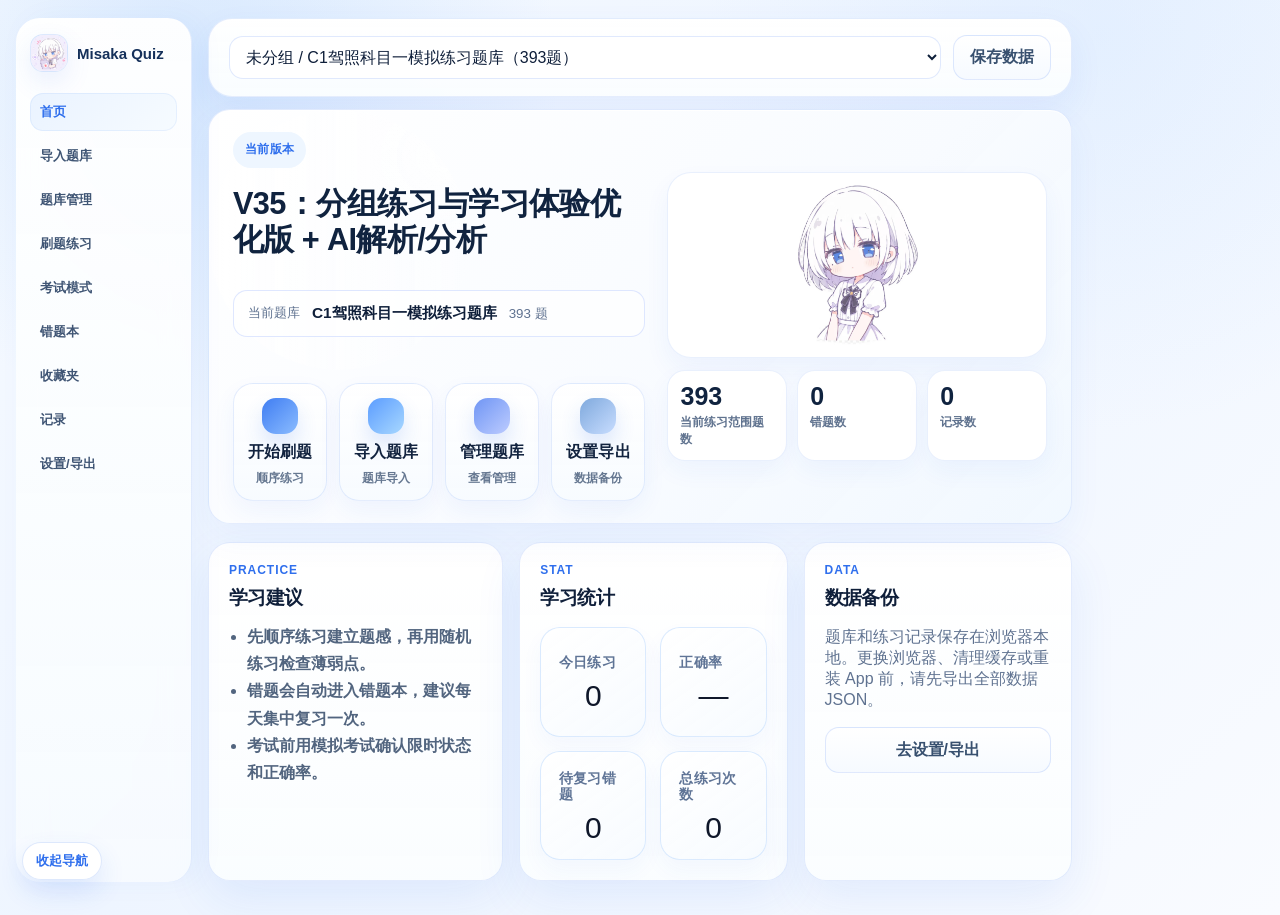
<file: apps/web/index.html>
<!DOCTYPE html>
<html lang="zh-CN">
<head>
  <meta charset="UTF-8" />
  <meta name="viewport" content="width=device-width, initial-scale=1.0, viewport-fit=cover" />
  <meta name="theme-color" content="#F6F7FB" />
  <title>Misaka Quiz - V35：分组练习 + AI解析/分析</title>
  <link rel="icon" type="image/png" href="./app-icon.png" />
  <link rel="apple-touch-icon" href="./app-icon.png" />
  <link rel="preload" as="image" href="./media/peeking.webp" />
  <link rel="stylesheet" href="./styles.css" />
  <link rel="preload" as="image" href="./media/home_welcome_avatar.webp" />
  <link rel="preload" as="image" href="./media/import_question_bank_folder.webp" />
</head>
<body>
  <div class="app-splash" aria-hidden="true">
    <div class="app-splash-card">
      <img class="app-splash-logo" src="./media/home_welcome_avatar.webp" alt="" />
      <div class="app-splash-title">Misaka Quiz</div>
      <div class="app-splash-subtitle">轻量刷题 · 题库导入 · 错题复习</div>
      <div class="app-splash-dots"><span></span><span></span><span></span></div>
    </div>
  </div>

  <div class="app">
    <aside class="side">
      <div class="brand">
        <img src="./app-icon.png" alt="图标" onerror="this.style.display='none'" />
        <div><b>Misaka Quiz</b><span>自导入题库 · 练习 · 考试</span></div>
      </div>
      <button class="nav active" data-view="dashboard">首页</button>
      <button class="nav" data-view="import">导入题库</button>
      <button class="nav" data-view="banks">题库管理</button>
      <button class="nav" data-view="practice">刷题练习</button>
      <button class="nav" data-view="exam">考试模式</button>
      <button class="nav" data-view="wrongbook">错题本</button>
      <button class="nav" data-view="favorites">收藏夹</button>
      <button class="nav" data-view="records">记录</button>
      <button class="nav" data-view="settings">设置/导出</button>
    </aside>

    <main class="main">
      <header class="topbar">
        <div>
          <p class="kicker">Misaka Quiz</p>
          <h1 id="page-title">首页</h1>
        </div>
        <div class="top-actions">
          <select id="active-bank-select"></select>
          <button id="save-all-btn" class="ghost">保存数据</button>
        </div>
      </header>

      <section id="dashboard" class="view active">
        <div class="hero-card dashboard-home-hero">
          <div class="dashboard-home-main">
            <p class="kicker">当前版本</p>
            <h2 id="home-version-label">V35：分组练习与学习体验优化版</h2>
            <p class="dashboard-home-desc">支持一级分组直接练习，并完善题库管理、学习记录与跨端数据兼容。</p><div id="home-practice-scope-v8916" class="practice-scope-summary-v8916 home-practice-scope-v8916"></div>
            <div class="dashboard-action-grid" aria-label="首页快捷入口">
              <button type="button" class="dashboard-action-card blue" onclick="var n=document.querySelector('.nav[data-view=&quot;practice&quot;]');if(n)n.click();">
                <span>开始刷题</span><small>顺序练习</small>
              </button>
              <button type="button" class="dashboard-action-card green" onclick="var n=document.querySelector('.nav[data-view=&quot;import&quot;]');if(n)n.click();">
                <span>导入题库</span><small>题库导入</small>
              </button>
              <button type="button" class="dashboard-action-card violet" onclick="var n=document.querySelector('.nav[data-view=&quot;banks&quot;]');if(n)n.click();">
                <span>管理题库</span><small>查看管理</small>
              </button>
              <button type="button" class="dashboard-action-card amber" onclick="var n=document.querySelector('.nav[data-view=&quot;settings&quot;]');if(n)n.click();">
                <span>设置导出</span><small>数据备份</small>
              </button>
            </div>
          </div>
          <div class="dashboard-home-side">
            <div class="hero-visual-card dashboard-character-card">
              <img class="hero-mascot hero-mascot-main" src="./media/splash_mascot.webp" alt="Misaka Quiz 首页欢迎素材" />
            </div>
            <div class="dashboard-stat-grid hero-stats-app">
              <div><b id="stat-total">0</b><span>当前练习范围题数</span></div>
              <div><b id="stat-wrong">0</b><span>错题数</span></div>
              <div><b id="stat-records">0</b><span>记录数</span></div>
            </div>
          </div>
        </div>

        <div class="dashboard-lower-grid">
          <div class="card dashboard-panel">
            <div class="section-head compact"><div><p class="kicker">Practice</p><h3>学习建议</h3></div></div>
            <ul class="dashboard-tips">
              <li>先顺序练习建立题感，再用随机练习检查薄弱点。</li>
              <li>错题会自动进入错题本，建议每天集中复习一次。</li>
              <li>考试前用模拟考试确认限时状态和正确率。</li>
            </ul>
          </div>
          <div class="card dashboard-panel">
            <div class="section-head compact"><div><p class="kicker">Stat</p><h3>学习统计</h3></div></div>
            <div class="dashboard-stats-row learning-stats-v42" aria-label="学习统计">
              <div class="learning-stat-tile-v42">
                <span>今日练习</span>
                <b id="stat-today-count">0</b>
              </div>
              <div class="learning-stat-tile-v42">
                <span>正确率</span>
                <b id="stat-today-rate">—</b>
              </div>
              <div class="learning-stat-tile-v42">
                <span>待复习错题</span>
                <b id="stat-review-due">0</b>
              </div>
              <div class="learning-stat-tile-v42">
                <span>总练习次数</span>
                <b id="stat-total-practice">0</b>
              </div>
            </div>
          </div>
          <div class="card dashboard-panel">
            <div class="section-head compact"><div><p class="kicker">Data</p><h3>数据备份</h3></div></div>
            <p class="muted">题库和练习记录保存在浏览器本地。更换浏览器、清理缓存或重装 App 前，请先导出全部数据 JSON。</p>
            <div class="actions dashboard-card-actions"><button type="button" class="ghost" onclick="var n=document.querySelector('.nav[data-view=&quot;settings&quot;]');if(n)n.click();">去设置/导出</button></div>
          </div>
        </div>
      </section>

      <section id="import" class="view">
        <div class="card">
          <div class="section-head"><div><p class="kicker">Import</p><h2>单文件智能导入</h2></div><button id="load-sample-btn" class="ghost">填入示例</button></div>
          <div class="import-stage-panel">
            <div class="import-stage-copy">
              <b>先导入，再核对，最后开始练习。</b>
              <p>这一页优先保证清晰、稳定和适合手指操作。先上传题库，再在预览区确认识别结果，最后一键创建题库。</p>
              <div class="import-stage-tags">
                <span class="stage-tag active">1 导入文件</span>
                <span class="stage-tag">2 核对结果</span>
                <span class="stage-tag">3 创建题库</span>
              </div>
            </div>
            <div class="import-stage-art">
              <img class="import-art-main" src="./media/import_question_bank_folder.webp" alt="导入题库提示" />
            </div>
          </div>
          <div class="form-grid">
            <label>题库名称<input id="import-bank-name" placeholder="例如：安全培训题库" /></label>
            <label>识别模式<select id="import-mode"><option value="auto">自动识别</option><option value="wenjuanxing">问卷星/考试星</option><option value="normal">普通题库</option><option value="json">JSON</option></select></label>
            <label>解析策略<select id="import-strategy"><option value="auto" selected>自动推荐</option><option value="standard">标准逐行解析</option><option value="volume">分卷分区三层解析</option><option value="compact">紧凑格式解析</option></select></label>
            <label>上传文件<input id="import-file" type="file" accept=".txt,.json,.csv,.xlsx,.docx,.doc,.pdf" /></label>
            <label class="check-line-v23"><input id="import-keep-analysis" type="checkbox" checked /> 保留原文中的解析文本</label>
          </div>
          <textarea id="import-text" placeholder="把题库文本粘贴到这里，或上传 .docx / .xlsx / .csv / .txt / .json / 文字型 PDF 后导入。支持：A、选项(正确答案)、答案：D、答案：A/B/C、解析：……"></textarea>
          <div class="actions import-actions-v51"><button id="parse-import-btn" class="primary">开始识别</button><button id="confirm-import-btn" class="primary" disabled>确认导入</button><button id="clear-import-btn" class="ghost">清空</button><span class="import-actions-spacer-v51" aria-hidden="true"></span><button id="find-replace-import-btn" class="ghost import-find-replace-trigger-v51" type="button">查找替换</button></div>
        </div>
        <div class="card">
          <div class="section-head"><div><p class="kicker">Dual File Import</p><h2>双文件导入：题目文件 + 答案文件</h2></div><button id="dual-load-sample-btn" class="ghost">填入双文件示例</button></div>
          <p class="muted">适用于“一个文件只写题目，另一个文件只写答案”的试卷/答案卷。题目文件支持 .docx / .txt / .json / 文字型 .pdf；答案文件支持 .docx / .txt / 文字型 .pdf。文字型 PDF 使用本地文本提取能力，不依赖 OCR。</p>
          <div class="form-grid">
            <label>题目文件<input id="dual-question-file" type="file" accept=".txt,.json,.csv,.docx,.doc,.pdf" /></label>
            <label>答案文件<input id="dual-answer-file" type="file" accept=".txt,.csv,.docx,.doc,.pdf" /></label>
            <label>匹配方式<select id="dual-match-mode"><option value="auto" selected>自动匹配</option><option value="group">题型分组 + 顺序匹配</option><option value="number">按题号匹配</option><option value="number-strict">严格题号匹配</option><option value="order">按顺序匹配</option></select></label>
          </div>
          <div class="split-grid">
            <label>题目文本<textarea id="dual-question-text" placeholder="也可以直接粘贴题目文件内容。"></textarea></label>
            <label>答案文本<textarea id="dual-answer-text" placeholder="也可以直接粘贴答案文件内容，例如：&#10;1. D&#10;2. ACD&#10;3. 正确"></textarea></label>
          </div>
          <div class="actions"><button id="parse-dual-import-btn" class="primary">开始合并识别</button><button id="dual-confirm-import-btn" class="primary" disabled>确认导入</button><button id="clear-dual-import-btn" class="ghost">清空双文件</button></div>
        </div>

        <details class="card import-help import-help-details"><summary>查看导入格式说明</summary>
          <h2>支持的题库格式</h2>
          <p>支持 Word / TXT / PDF / JSON 等常见题库来源。普通文本题库会进入识别流程；从 Misaka Quiz 导出的完整备份 JSON/ZIP、题库集合 JSON 或配置文件，请到“设置/导出”页使用“导入备份 JSON/ZIP”，不要当作普通题库文本解析。</p>
          <div class="help-grid">
            <div><b>单选题</b><code>1. 下列说法正确的是？
A. 选项一
B. 选项二
答案：A</code></div>
            <div><b>多选题</b><code>1. 以下哪些属于常见题型？
A. 单选题
B. 多选题
C. 判断题
答案：AB</code></div>
            <div><b>判断题</b><code>1. Misaka Quiz 支持导入题库。
答案：正确</code></div>
            <div><b>填空 / 简答</b><code>1. 请填写关键词：____。
参考答案：题库导入</code></div>
            <div><b>双文件导入</b><code>题目文件：只放题目和选项
答案文件：1. A / 2. ACD / 3. 正确
系统会按题号或顺序匹配</code></div>
            <div><b>备份 JSON</b><code>由“设置/导出”页导出的完整备份生成
包含题库、错题本、收藏夹、记录和设置</code></div>
          </div>
        </details>
        <div class="card">
          <div class="section-head import-preview-head-v5981"><div class="import-preview-title-v5981"><h2>识别结果预览</h2><p class="muted">识别后请先核对题型、答案和异常提示。无法确认的题目会标记为待确认，建议修正后再导入。</p></div><div class="row-actions import-preview-tools-v5981"><label class="inline-filter import-preview-filter-v5981">筛选<select id="import-preview-filter"><option value="priority">异常优先</option><option value="problem">仅异常</option><option value="normal">仅正常</option><option value="all">全部</option></select></label><button id="revalidate-import-btn" class="ghost">重新校验</button><button id="batch-delete-import-btn" class="ghost danger" disabled>删除选中</button><button id="clear-import-selection-btn" class="ghost" disabled>清空选择</button></div></div>
          <div id="import-summary" class="notice">尚未识别到题目。</div>
          <div id="import-report-panel" class="report-panel hidden"></div>
          <div class="table-wrap"><table id="import-preview"><thead><tr><th><input type="checkbox" id="import-select-all-visible" title="选择当前显示"></th><th>序号</th><th>题型</th><th>题干</th><th>选项数</th><th>答案</th><th>状态</th><th>操作</th></tr></thead><tbody></tbody></table></div>
        </div>
      </section>

      <section id="banks" class="view">
        <div class="card">
          <div class="section-head"><div><p class="kicker">Banks</p><h2>题库列表</h2></div><button id="dedupe-btn" class="ghost">当前题库去重</button></div>
          <div class="page-art-strip bank-art-strip">
            <div><b>题库列表与批量管理</b><span>没有题库时可先导入或新建空题库；已有题库可在这里整理、复制、合并和批量导出。</span></div>
            <img src="./media/empty_state_no_question_bank.webp" alt="空题库提示素材" />
          </div>
          <div id="bank-practice-scope-v8916" class="bank-scope-status-v8916"></div>
          <div class="form-grid">
            <label>当前题库名称<input id="bank-rename-input" placeholder="输入新名称后点击重命名" /></label>
            <label>合并来源题库<select id="merge-bank-select"></select></label>
            <label>管理操作<select id="bank-sort-mode"><option value="created">按创建时间</option><option value="name">按名称</option><option value="count">按题量</option></select></label>
          </div>
          <div class="actions">
            <button id="rename-bank-btn" class="primary">重命名当前题库</button>
            <button id="duplicate-bank-btn" class="ghost">复制当前题库</button>
            <button id="new-empty-bank-btn" class="ghost">新建空题库</button>
            <button id="merge-bank-btn" class="ghost">把来源题库合并到当前题库</button>
          </div>
          <div id="bank-list" class="bank-list"></div>
        </div>
        <div class="card">
          <h2>当前题库预览</h2>
          <div class="table-wrap"><table id="bank-preview"><thead><tr><th>#</th><th>题型</th><th>题干</th><th>答案</th><th>分类</th><th>分值</th></tr></thead><tbody></tbody></table></div>
        </div>
      </section>

      <section id="practice" class="view">
        <div class="card">
          <div class="section-head"><div><p class="kicker">Practice</p><h2>练习设置</h2></div><div class="pill" id="practice-progress">0 / 0</div></div>
          <div class="page-art-strip practice-art-strip">
            <div><b>选择题型和题量后开始练习</b><span>练习页保留一个学习状态素材，避免占用答题区域。</span></div>
            <img src="./media/quiz_in_progress_study.webp" alt="刷题学习素材" />
          </div>
          <div id="practice-scope-summary-v8916" class="practice-scope-summary-v8916"></div>
          <div class="form-grid">
            <label>题型<select id="practice-type"><option value="all">全部</option><option value="single">单选</option><option value="multiple">多选</option><option value="multi">多选兼容</option><option value="judge">判断</option><option value="blank">填空</option><option value="short">简答</option></select></label>
            <label>来源<select id="practice-source"><option value="all">全部题目</option><option value="wrong">仅错题本</option><option value="favorite">仅收藏题</option></select></label>
            <label>顺序<select id="practice-order"><option value="sequence">顺序</option><option value="random">随机</option></select></label>
            <label class="practice-start-field-v58916">练习起点<select id="practice-start-mode-v58916"><option value="from_start">从头开始</option><option value="continue">继续上次</option><option value="custom">自选题号</option></select></label>
            <label class="limit-field-v60 practice-range-field-v58916"><span id="practice-range-label-v58916">题量</span><div id="practice-limit-control-v58916" class="limit-control-v60"><select id="practice-limit"><option value="custom" selected>自定义</option><option value="50">50题</option><option value="100">100题</option><option value="half">一半</option><option value="all">全部</option></select><input id="practice-custom-count" type="number" value="20" min="1" inputmode="numeric" aria-label="自定义练习题量" /></div><input id="practice-number-range-v58916" class="practice-number-range-v58916" type="text" inputmode="text" placeholder="如：1,3,5-10,20" aria-label="自选练习题号" title="按当前题型、来源筛选后的顺序编号；一级分组按汇总顺序计算" hidden /></label>
            <div class="settings-action-cell web-settings-action-cell">
              <span class="control-label">快捷操作</span>
              <div class="settings-action-buttons">
                <button id="start-practice-btn" class="primary">开始练习</button>
                <button id="reset-practice-btn" class="ghost">重置</button>
              </div>
            </div>
          </div>
          <p class="muted">点击开始后会进入沉浸练习页面，隐藏上方和侧边导航干扰；练习结束或退出后返回设置页。</p>
        </div>
        <div class="card quiz-card" id="practice-card">
          <div class="empty">选择条件后点击“开始练习”。</div>
        </div>
      </section>

      <section id="exam" class="view">
        <div class="card" id="exam-setup">
          <div class="section-head"><div><p class="kicker">Exam</p><h2>考试设置</h2></div><div class="pill" id="exam-timer">未开始</div></div>
          <p id="exam-bank-summary-v8916" class="muted scope-platform-note-v8916"></p>
          <div class="page-art-strip exam-art-strip">
            <div><b>配置考试参数，再开始模拟</b><span>考试模式使用思考提示素材，保持页面轻量，不遮挡试卷区域。</span></div>
            <img src="./media/thinking_state_question.webp" alt="思考提示素材" />
          </div>
          <div class="form-grid">
            <label>考试名称<input id="exam-name" value="模拟考试" /></label>
            <label>题量<input id="exam-count" type="number" value="50" min="1" /></label>
            <label>限时/分钟<input id="exam-minutes" type="number" value="60" min="0" /></label>
            <label>及格线<input id="exam-pass-score" type="number" value="60" min="0" step="0.5" /></label>
            <label>单选分值<input id="score-single" type="number" value="1" min="0" step="0.5" /></label>
            <label>多选分值<input id="score-multiple" type="number" value="2" min="0" step="0.5" /></label>
            <label>判断分值<input id="score-judge" type="number" value="1" min="0" step="0.5" /></label>
            <label>填空分值<input id="score-blank" type="number" value="1" min="0" step="0.5" /></label>
            <label>简答分值<input id="score-short" type="number" value="5" min="0" step="0.5" /></label>
            <label>题型范围<select id="exam-type"><option value="all">全部题型</option><option value="single">只考单选</option><option value="multiple">只考多选</option><option value="judge">只考判断</option><option value="blank">只考填空</option><option value="short">只考简答</option></select></label>
            <label>抽题方式<select id="exam-order"><option value="random">随机抽题</option><option value="sequence">顺序抽题</option></select></label>
            <div class="settings-action-cell web-settings-action-cell">
              <span class="control-label">快捷操作</span>
              <div class="settings-action-buttons">
                <button id="start-exam-btn" class="primary">开始考试</button>
                <button id="submit-exam-btn" class="danger" disabled>交卷评分</button>
              </div>
            </div>
          </div>
        </div>
        <div class="card quiz-card" id="exam-card"><div class="empty">考试开始后会在这里显示整套试卷。</div></div>
      </section>

      <section id="wrongbook" class="view"><div class="card"><div class="section-head"><div><p class="kicker">Wrongbook</p><h2>错题整理</h2></div><button id="clear-wrong-btn" class="danger">清空错题</button></div><div class="page-art-strip wrongbook-art-strip"><div><b>错题复习与掌握状态</b><span>错题本页面使用一个复习素材，帮助区分学习场景，不额外堆叠图片。</span></div><img src="./media/wrong_question_review_clipboard.webp" alt="错题复习素材" /></div><div class="form-grid wrongbook-controls-v60"><label>掌握状态筛选<select id="wrong-status-filter"><option value="active">未掌握/复习中</option><option value="all">全部错题记录</option><option value="未掌握">未掌握</option><option value="复习中">复习中</option><option value="已掌握">已掌握</option></select></label><label>排序<select id="wrong-sort-mode"><option value="lastWrong">最近答错优先</option><option value="wrongCount">错误次数最多</option><option value="status">按掌握状态</option></select></label><label class="limit-field-v60">错题重练题量<div class="limit-control-v60"><select id="wrong-practice-limit"><option value="custom" selected>自定义</option><option value="50">50题</option><option value="100">100题</option><option value="half">一半</option><option value="all">全部</option></select><input id="wrong-practice-custom-count" type="number" value="20" min="1" inputmode="numeric" aria-label="自定义错题重练题量" /></div></label><label class="quick-action-field-v60">快捷操作<button id="practice-wrong-btn" class="primary" type="button">重练未掌握错题</button></label></div><div id="wrongbook-list" class="list"></div></div></section>
      <section id="favorites" class="view"><div class="card favorites-card-v596"><div class="section-head"><div><p class="kicker">Favorites</p><h2>收藏夹</h2></div><div class="pill" id="favorites-count-v596">0 道</div></div><div class="favorites-hero-v596"><div><b>收藏题独立复习</b><span>收藏夹已从错题本独立出来，保留当前题库的收藏题，可直接练习或取消收藏。</span></div><div class="favorites-actions-top-v596"><button id="practice-favorites-btn-v596" class="primary" type="button">练习收藏题</button><button id="clear-favorites-btn-v596" class="ghost danger" type="button">清空收藏</button></div></div><div id="favorites-list-v596" class="list favorites-list-v596"></div></div></section>
      <section id="records" class="view"><div class="card"><div class="section-head"><div><p class="kicker">Records</p><h2>记录筛选与导出</h2></div><div class="actions"><button id="export-records-btn" class="ghost">导出记录</button><button id="clear-records-btn" class="danger">清空记录</button></div></div><div class="page-art-strip records-art-strip"><div><b>查看练习与考试记录</b><span>记录页使用休息状态素材，表示阶段性回顾和复盘。</span></div><img src="./media/rest_sleep_pillow.webp" alt="休息睡眠素材" /></div><div class="form-grid"><label>记录类型<select id="record-mode-filter"><option value="all">全部</option><option value="练习">练习</option><option value="考试">考试</option></select></label><label>显示范围<select id="record-limit"><option value="30">最近30条</option><option value="100">最近100条</option><option value="all">全部</option></select></label><label>统计<button id="record-refresh-btn" class="ghost" type="button">刷新记录</button></label></div><div id="records-list" class="list"></div></div></section>
      <section id="settings" class="view"><div class="card"><h2>设置与导出</h2><div class="page-art-strip settings-art-strip"><div><b>定期导出备份，避免本地数据丢失</b><span>设置页只导出完整数据备份；单个题库或选中题库 JSON 请到题库管理页导出。</span></div><img src="./media/loading_waiting_hourglass.webp" alt="加载等待素材" /></div><p>数据保存在浏览器 localStorage 中。更换浏览器或清理缓存会丢失数据，请定期导出。设置页导出的备份包含题库、错题本、收藏夹、练习记录和 Web 设置；也可直接导入原生端 ZIP 备份。</p><div class="actions"><button id="export-all-btn" class="primary">导出全部数据备份</button><button id="import-backup-quick-btn-v598" class="ghost">导入备份 JSON/ZIP</button><button id="reset-data-btn" class="danger">清除全部本地数据</button></div><textarea id="export-output" readonly placeholder="导出内容会显示在这里，也会自动下载文件。"></textarea><details class="asset-reference-details"><summary>角色基准素材预览</summary><img src="./media/mascot_character_sheet.webp" alt="角色基准素材" /></details></div></section>
    </main>
  </div>

  <div class="web-peeking-wrap">
    <img class="web-peeking-art" src="./media/peeking.webp" alt="" />
    <button type="button" class="web-peeking-toggle" aria-pressed="false" onclick="var wrap=this.parentElement; var hidden=wrap.classList.toggle('collapsed'); this.setAttribute('aria-pressed', hidden ? 'true' : 'false'); this.textContent = hidden ? '显示' : '隐藏';">隐藏</button>
  </div>

  <div id="edit-modal" class="modal hidden" aria-hidden="true">
    <div class="modal-panel">
      <div class="section-head">
        <div><p class="kicker">Edit Question</p><h2>修正题目</h2></div>
        <button id="edit-close-btn" class="ghost">关闭</button>
      </div>
      <input id="edit-index" type="hidden" />
      <div class="form-grid">
        <label>题型<select id="edit-type"><option value="single">单选题</option><option value="multiple">多选题</option><option value="judge">判断题</option><option value="blank">填空题</option><option value="short">简答题</option></select></label>
        <label id="edit-answer-single-wrap-v58914">答案<input id="edit-answer" placeholder="选择题填 D 或 ACD；判断题可填 A/B/正确/错误；填空/简答可填参考答案，多个等价答案用 || 分隔" /></label>
        <label>分类<input id="edit-category" placeholder="例如：基础知识 / 安全规范" /></label>
        <label>分值<input id="edit-score" type="number" min="0" step="0.5" placeholder="可空，考试时按题型默认分值" /></label>
      </div>
      <div id="edit-multi-blank-wrap-v58914" class="multi-blank-editor-v58914 hidden">
        <div class="multi-blank-editor-head-v58914"><div><b>逐空答案</b><p id="edit-blank-count-tip-v58914" class="muted"></p></div><div class="row-actions"><button id="edit-add-blank-btn-v58914" class="ghost" type="button">增加题空</button><button id="edit-disable-multi-blank-btn-v58914" class="ghost danger" type="button">退出多空模式</button></div></div>
        <div id="edit-blank-groups-v58914"></div>
      </div>
      <button id="edit-enable-multi-blank-btn-v58914" class="ghost hidden" type="button">启用多空答案</button>
      <label>题干<textarea id="edit-question" class="small-area" placeholder="题干"></textarea></label>
      <label>选项<textarea id="edit-options" class="small-area" placeholder="每行一个选项，例如：&#10;A. 选项一&#10;B. 选项二"></textarea></label>
      <label>解析<textarea id="edit-analysis" class="small-area" placeholder="解析，可空"></textarea></label>
      <div id="edit-status" class="notice">等待保存。</div>
      <div class="actions"><button id="edit-save-btn" class="primary">保存修改</button><button id="edit-delete-btn" class="danger">删除本题</button></div>
    </div>
  </div>
  <div id="app-toast" class="app-toast" aria-live="polite"></div>
  <script src="./question-bank.js"></script>
  <script src="./app.js"></script>

</body>
</html>
</file>
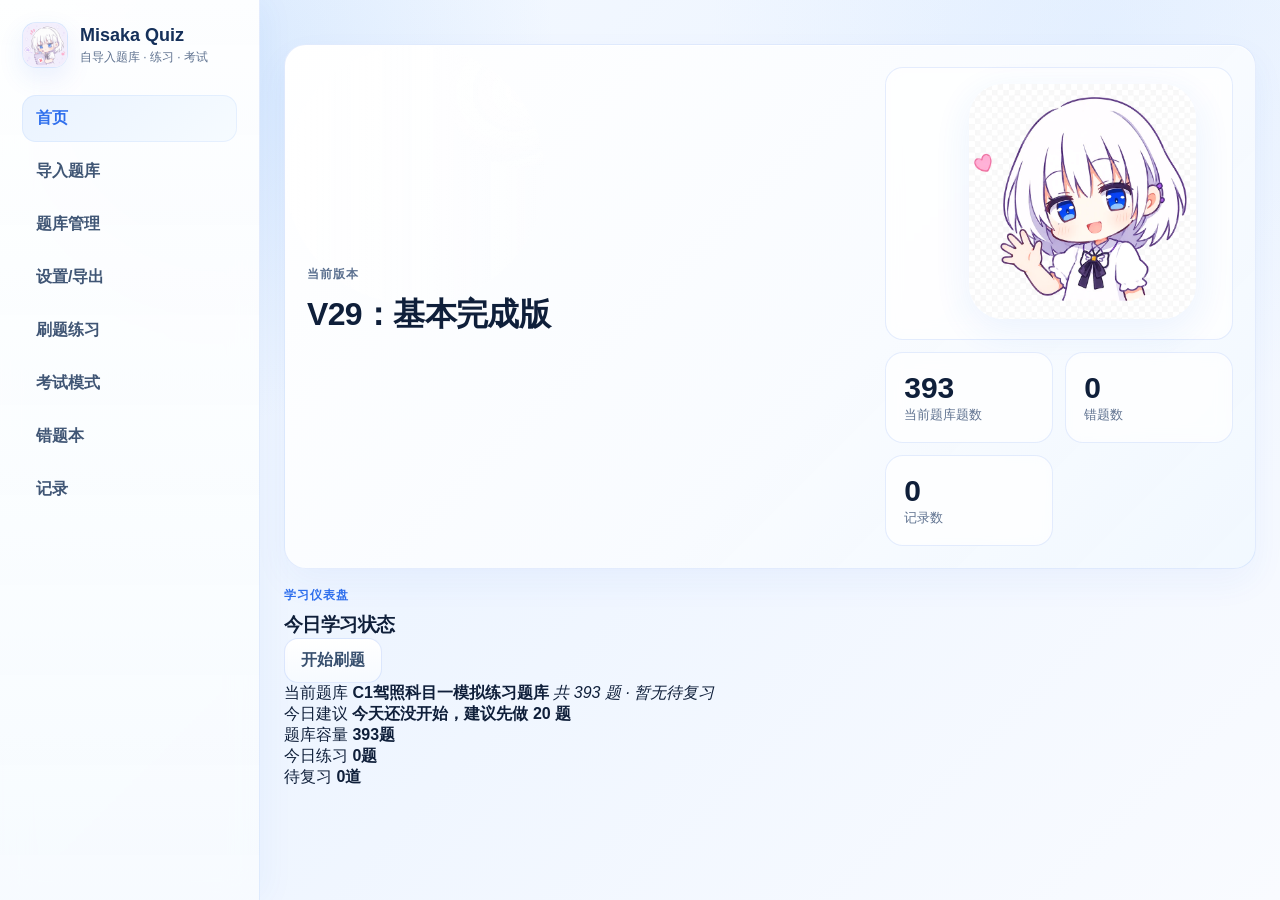
<file: apps/android/app/src/main/assets/web/index.html>
<!DOCTYPE html>
<html lang="zh-CN">
<head>
  <meta charset="UTF-8" />
  <meta name="viewport" content="width=device-width, initial-scale=1.0" />
  <title>Misaka Quiz - v28.2 双端布局精修版</title>
  <link rel="icon" type="image/png" href="./app-icon.png" />
  <link rel="apple-touch-icon" href="./app-icon.png" />
  <link rel="stylesheet" href="./styles.css" />
  <link rel="preload" as="image" href="./media/home_welcome_avatar.webp" />
  <link rel="preload" as="image" href="./media/import_question_bank_folder.webp" />
</head>
<body>
  <div class="app-splash" aria-hidden="true">
    <div class="app-splash-card">
      <img class="app-splash-logo" src="./media/home_welcome_avatar.webp" alt="" aria-hidden="true" />
      <div class="app-splash-title">Misaka Quiz</div>
      <div class="app-splash-subtitle">轻量刷题 · 题库导入 · 错题复习</div>
      <div class="app-splash-dots"><span></span><span></span><span></span></div>
    </div>
  </div>
  <div class="app">
    <aside class="side">
      <div class="brand">
        <img src="./app-icon.png" alt="图标" onerror="this.style.display='none'" />
        <div><b>Misaka Quiz</b><span>自导入题库 · 练习 · 考试</span></div>
      </div>
            <button class="nav active" data-view="dashboard">首页</button>
      <button class="nav" data-view="import">导入题库</button>
      <button class="nav" data-view="banks">题库管理</button>
      <button class="nav" data-view="settings">设置/导出</button>
      <button class="nav" data-view="practice">刷题练习</button>
      <button class="nav" data-view="exam">考试模式</button>
      <button class="nav" data-view="wrongbook">错题本</button>
      <button class="nav" data-view="records">记录</button>
    </aside>

    <main class="main">
      <header class="topbar">
        <div class="top-actions">
          <select id="active-bank-select"></select>
          <button id="save-all-btn" class="ghost">保存数据</button>
        </div>
      </header>

      <section id="dashboard" class="view active">
        <div class="hero-card">
          <div>
            <p class="kicker">当前版本</p>
            <h2>V29：基本完成版</h2>
            <p>移动端界面已优化，适合日常刷题、导入题库和错题复习。</p>
          </div>
          <div class="hero-stats hero-stats-app">
            <div class="hero-visual-card">
              <img class="hero-mascot hero-mascot-main" src="./media/home_welcome_avatar.webp" alt="Misaka Quiz 首页欢迎素材" />
            </div>
            <div><b id="stat-total">0</b><span>当前题库题数</span></div>
            <div><b id="stat-wrong">0</b><span>错题数</span></div>
            <div><b id="stat-records">0</b><span>记录数</span></div>
          </div>
        </div>
        <section class="dashboard-study-panel" aria-label="学习仪表盘">
          <div class="dashboard-study-head">
            <div>
              <p class="kicker">学习仪表盘</p>
              <h3>今日学习状态</h3>
            </div>
            <button id="dashboard-start-practice-btn" class="ghost" type="button">开始刷题</button>
          </div>

          <div class="dashboard-study-bank-card">
            <span>当前题库</span>
            <b id="dashboard-bank-title">—</b>
            <em id="dashboard-bank-name">共 0 题 · 暂无待复习</em>
          </div>

          <div class="dashboard-study-tip-card">
            <span>今日建议</span>
            <b id="dashboard-study-tip">今天还没开始练习，建议先做 20 题</b>
          </div>

          <div class="dashboard-study-metrics">
            <div class="dashboard-study-metric">
              <span>题库容量</span>
              <b id="dashboard-stat-total">0题</b>
            </div>
            <div class="dashboard-study-metric">
              <span>今日练习</span>
              <b id="dashboard-stat-today">0题</b>
            </div>
            <div class="dashboard-study-metric">
              <span>待复习</span>
              <b id="dashboard-stat-review">0道</b>
            </div>
          </div>
        </section>
      </section>

      <section id="import" class="view">
        <div class="card">
          <div class="section-head"><div><p class="kicker">Import</p><h2>单文件智能导入</h2></div><button id="load-sample-btn" class="ghost">填入示例</button></div>
          <div class="import-stage-panel">
            <div class="import-stage-copy">
              <b>导入、核对、开始练习</b>
              <p>上传题库后先核对结果，再创建题库。</p>
              <div class="import-stage-tags">
                <span class="stage-tag active">1 导入文件</span>
                <span class="stage-tag">2 核对结果</span>
                <span class="stage-tag">3 创建题库</span>
              </div>
            </div>
            <div class="import-stage-art">
              <img class="import-art-main" src="./media/import_question_bank_folder.webp" alt="导入题库提示" />
            </div>
          </div>
          <div class="form-grid">
            <label>题库名称<input id="import-bank-name" placeholder="例如：安全培训题库" /></label>
            <label>识别模式<select id="import-mode"><option value="auto">自动识别</option><option value="wenjuanxing">问卷星/考试星</option><option value="normal">普通题库</option><option value="json">JSON</option></select></label>
            <label>解析策略<select id="import-strategy"><option value="auto" selected>自动推荐</option><option value="standard">标准逐行解析</option><option value="volume">分卷分区三层解析</option><option value="compact">紧凑格式解析</option></select></label>
            <label>上传文件<input id="import-file" type="file" accept=".txt,.json,.csv,.xlsx,.xls,.xlsm,.docx,.doc,.pdf" /></label>
          </div>
          <textarea id="import-text" placeholder="把题库文本粘贴到这里，或上传 Word .docx / 文字型 PDF 后自动提取文本。支持：A、选项(正确答案)、答案：D、答案：A/B/C、解析：……"></textarea>
          <div class="actions"><button id="parse-import-btn" class="primary">开始识别</button><button id="confirm-import-btn" class="primary" disabled>确认导入</button><button id="clear-import-btn" class="ghost">清空</button></div>
        </div>
        <div class="card">
          <div class="section-head"><div><p class="kicker">Dual File Import</p><h2>双文件导入：题目文件 + 答案文件</h2></div><button id="dual-load-sample-btn" class="ghost">填入双文件示例</button></div>
          <p class="muted">分别上传题目文件和答案文件，系统会自动匹配并生成预览。</p>
          <div class="form-grid">
            <label>题目文件<input id="dual-question-file" type="file" accept=".txt,.json,.csv,.docx,.doc,.pdf" /></label>
            <label>答案文件<input id="dual-answer-file" type="file" accept=".txt,.csv,.docx,.doc,.pdf" /></label>
            <label>匹配方式<select id="dual-match-mode"><option value="auto" selected>自动匹配</option><option value="group">题型分组 + 顺序匹配</option><option value="number">按题号匹配</option><option value="number-strict">严格题号匹配</option><option value="order">按顺序匹配</option></select></label>
          </div>
          <div class="split-grid">
            <label>题目文本<textarea id="dual-question-text" placeholder="也可以直接粘贴题目文件内容。"></textarea></label>
            <label>答案文本<textarea id="dual-answer-text" placeholder="也可以直接粘贴答案文件内容，例如：&#10;1. D&#10;2. ACD&#10;3. 正确"></textarea></label>
          </div>
          <div class="actions"><button id="parse-dual-import-btn" class="primary">开始合并识别</button><button id="dual-confirm-import-btn" class="primary" disabled>确认导入</button><button id="clear-dual-import-btn" class="ghost">清空双文件</button></div>
        </div>

        <details class="card import-help import-help-details"><summary>查看导入格式说明</summary>
          <h2>支持的题库格式</h2>
          <p>支持 Word / TXT / PDF / JSON 等常见题库来源。普通文本题库会进入识别流程；从 Misaka Quiz 导出的备份 JSON、批量题库 JSON 或配置文件，请到“设置/导出”页使用“导入配置 / 备份 JSON”，不要当作普通题库文本解析。</p>
          <div class="help-grid">
            <div><b>单选题</b><code>1. 下列说法正确的是？
A. 选项一
B. 选项二
答案：A</code></div>
            <div><b>多选题</b><code>1. 以下哪些属于常见题型？
A. 单选题
B. 多选题
C. 判断题
答案：AB</code></div>
            <div><b>判断题</b><code>1. Misaka Quiz 支持导入题库。
答案：正确</code></div>
            <div><b>填空 / 简答</b><code>1. 请填写关键词：____。
参考答案：题库导入</code></div>
            <div><b>双文件导入</b><code>题目文件：只放题目和选项
答案文件：1. A / 2. ACD / 3. 正确
系统会按题号或顺序匹配</code></div>
            <div><b>备份 JSON</b><code>由“导出全部数据”或“批量导出题库”生成
请到“设置/导出”页导入</code></div>
          </div>
        </details>
        <div class="card import-preview-card">
          <div class="section-head"><div><h2>识别结果预览</h2><p class="muted">核对题型、答案和异常提示后再导入。</p></div><div class="row-actions import-review-toolbar"><label class="inline-filter">筛选<select id="import-preview-filter"><option value="priority">异常优先</option><option value="problem">仅异常</option><option value="normal">仅正常</option><option value="all">全部</option></select></label><button id="batch-delete-import-btn" class="ghost danger" disabled>删除选中</button><button id="clear-import-selection-btn" class="ghost" disabled>清空选择</button><button id="import-preview-focus-btn" class="ghost">沉浸核对</button><button id="revalidate-import-btn" class="ghost">重新校验</button></div></div>
          <div id="import-summary" class="notice">尚未识别到题目。</div>
          <div id="import-report-panel" class="report-panel hidden"></div>
          <div class="table-wrap"><table id="import-preview"><thead><tr><th><input type="checkbox" id="import-select-all-visible" title="选择当前显示"></th><th>序号</th><th>题型</th><th>题干</th><th>选项数</th><th>答案</th><th>状态</th><th>操作</th></tr></thead><tbody></tbody></table></div>
          <div id="import-preview-mobile" class="import-preview-mobile-list"></div>
        </div>
      </section>

      <section id="banks" class="view">
        <div class="card">
          <div class="section-head"><div><p class="kicker">Banks</p><h2>题库列表</h2></div><button id="dedupe-btn" class="ghost">当前题库去重</button></div>
          <div class="page-art-strip bank-art-strip">
            <div><b>题库列表与批量管理</b><span>整理、复制、合并和导出题库。</span></div>
            <img src="./media/empty_state_no_question_bank.webp" alt="空题库提示素材" />
          </div>
          <div class="form-grid">
            <label>当前题库名称<input id="bank-rename-input" placeholder="输入新名称后点击重命名" /></label>
            <label>合并来源题库<select id="merge-bank-select"></select></label>
            <label>管理操作<select id="bank-sort-mode"><option value="created">按创建时间</option><option value="name">按名称</option><option value="count">按题量</option></select></label>
          </div>
          <div class="actions">
            <button id="rename-bank-btn" class="primary">重命名当前题库</button>
            <button id="duplicate-bank-btn" class="ghost">复制当前题库</button>
            <button id="new-empty-bank-btn" class="ghost">新建空题库</button>
            <button id="merge-bank-btn" class="ghost">把来源题库合并到当前题库</button>
          </div>
          <div id="bank-list" class="bank-list"></div>
        </div>
        <div class="card">
          <h2>当前题库预览</h2>
          <div class="table-wrap"><table id="bank-preview"><thead><tr><th>#</th><th>题型</th><th>题干</th><th>答案</th><th>分类</th><th>分值</th></tr></thead><tbody></tbody></table></div>
        </div>
      </section>

      <section id="practice" class="view">
        <div class="card">
          <div class="section-head"><div><p class="kicker">Practice</p><h2>练习设置</h2></div><div class="pill" id="practice-progress">0 / 0</div></div>
          <div class="page-art-strip practice-art-strip">
            <div><b>选好参数之后开始练习</b><span>选择题型、来源、顺序和题量后开始练习。</span></div>
            <img src="./media/quiz_in_progress_study.webp" alt="刷题学习素材" />
          </div>
          <div class="form-grid">
            <label>题型<select id="practice-type"><option value="all">全部</option><option value="single">单选</option><option value="multiple">多选</option><option value="multi">多选兼容</option><option value="judge">判断</option><option value="blank">填空</option><option value="short">简答</option></select></label>
            <label>来源<select id="practice-source"><option value="all">全部题目</option><option value="wrong">仅错题本</option><option value="favorite">仅收藏题</option></select></label>
            <label>顺序<select id="practice-order"><option value="sequence">顺序</option><option value="random">随机</option></select></label>
            <label>题量<select id="practice-limit"><option value="20">20题</option><option value="50">50题</option><option value="100">100题</option><option value="half">一半</option><option value="all">全部</option></select></label>
          </div>
          <div class="actions"><button id="start-practice-btn" class="primary">开始练习</button><button id="reset-practice-btn" class="ghost">重置</button></div><p class="muted">开始后进入沉浸练习。</p>
        </div>
        <div class="card quiz-card" id="practice-card">
          <div class="empty">选择条件后点击“开始练习”。</div>
        </div>
      </section>

      <section id="exam" class="view">
        <div class="card" id="exam-setup">
          <div class="section-head"><div><p class="kicker">Exam</p><h2>考试设置</h2></div><div class="pill" id="exam-timer">未开始</div></div>
          <div class="page-art-strip exam-art-strip">
            <div><b>配置参数后开始模拟</b><span>设置题量和时间后开始模拟考试。</span></div>
            <img src="./media/thinking_state_question.webp" alt="思考提示素材" />
          </div>
          <div class="form-grid">
            <label>考试名称<input id="exam-name" value="模拟考试" /></label>
            <label>题量<input id="exam-count" type="number" value="50" min="1" /></label>
            <label>限时/分钟<input id="exam-minutes" type="number" value="60" min="0" /></label>
            <label>及格线<input id="exam-pass-score" type="number" value="60" min="0" step="0.5" /></label>
            <label>单选分值<input id="score-single" type="number" value="1" min="0" step="0.5" /></label>
            <label>多选分值<input id="score-multiple" type="number" value="2" min="0" step="0.5" /></label>
            <label>判断分值<input id="score-judge" type="number" value="1" min="0" step="0.5" /></label>
            <label>填空分值<input id="score-blank" type="number" value="1" min="0" step="0.5" /></label>
            <label>简答分值<input id="score-short" type="number" value="5" min="0" step="0.5" /></label>
            <label>题型范围<select id="exam-type"><option value="all">全部题型</option><option value="single">只考单选</option><option value="multiple">只考多选</option><option value="judge">只考判断</option><option value="blank">只考填空</option><option value="short">只考简答</option></select></label>
            <label>抽题方式<select id="exam-order"><option value="random">随机抽题</option><option value="sequence">顺序抽题</option></select></label>
          </div>
          <div class="actions"><button id="start-exam-btn" class="primary">开始考试</button><button id="submit-exam-btn" class="danger" disabled>交卷评分</button></div>
        </div>
        <div class="card quiz-card" id="exam-card"><div class="empty">考试开始后会在这里显示整套试卷。</div></div>
      </section>

      <section id="wrongbook" class="view"><div class="card"><div class="section-head"><div><p class="kicker">Wrongbook</p><h2>错题整理</h2></div><button id="clear-wrong-btn" class="danger">清空错题</button></div><div class="page-art-strip wrongbook-art-strip"><div><b>错题复习与掌握状态</b><span>按掌握状态复习错题。</span></div><img src="./media/wrong_question_review_clipboard.webp" alt="错题复习素材" /></div><div class="form-grid"><label>掌握状态筛选<select id="wrong-status-filter"><option value="active">未掌握/复习中</option><option value="all">全部错题记录</option><option value="未掌握">未掌握</option><option value="复习中">复习中</option><option value="已掌握">已掌握</option></select></label><label>排序<select id="wrong-sort-mode"><option value="lastWrong">最近答错优先</option><option value="wrongCount">错误次数最多</option><option value="status">按掌握状态</option></select></label><label>快捷操作<button id="practice-wrong-btn" class="primary" type="button">重练未掌握错题</button></label></div><div id="wrongbook-list" class="list"></div></div></section>
      <section id="records" class="view"><div class="card"><div class="section-head"><div><p class="kicker">Records</p><h2>记录筛选与导出</h2></div><div class="actions"><button id="export-records-btn" class="ghost">导出记录</button><button id="clear-records-btn" class="danger">清空记录</button></div></div><div class="page-art-strip records-art-strip"><div><b>查看练习与考试记录</b><span>查看练习和考试记录。</span></div><img src="./media/rest_sleep_pillow.webp" alt="休息睡眠素材" /></div><div class="form-grid"><label>记录类型<select id="record-mode-filter"><option value="all">全部</option><option value="练习">练习</option><option value="考试">考试</option></select></label><label>显示范围<select id="record-limit"><option value="30">最近30条</option><option value="100">最近100条</option><option value="all">全部</option></select></label><label>统计<button id="record-refresh-btn" class="ghost" type="button">刷新记录</button></label></div><div id="records-list" class="list"></div></div></section>
      <section id="settings" class="view"><div class="card"><h2>设置与导出</h2><div class="page-art-strip settings-art-strip"><div><b>定期导出备份，避免丢失</b><span>定期导出备份，避免丢失。</span></div><img src="./media/loading_waiting_hourglass.webp" alt="加载等待素材" /></div><p>本地数据建议定期导出备份。</p><div class="actions"><button id="export-json-btn" class="primary">导出当前题库 JSON</button><button id="export-all-btn" class="ghost">导出全部数据 JSON</button><button id="reset-data-btn" class="danger">清除全部本地数据</button></div><textarea id="export-output" readonly placeholder="导出内容会显示在这里，也会自动下载文件。"></textarea><details class="asset-reference-details"><summary>角色基准素材预览</summary><img src="./media/mascot_character_sheet.webp" alt="角色基准素材" /></details></div></section>
    </main>
  </div>

  <div id="edit-modal" class="modal hidden" aria-hidden="true">
    <div class="modal-panel">
      <div class="section-head">
        <div><p class="kicker">Edit Question</p><h2>修正题目</h2></div>
        <button id="edit-close-btn" class="ghost">关闭</button>
      </div>
      <input id="edit-index" type="hidden" />
      <div class="form-grid">
        <label>题型<select id="edit-type"><option value="single">单选题</option><option value="multiple">多选题</option><option value="judge">判断题</option><option value="blank">填空题</option><option value="short">简答题</option></select></label>
        <label>答案<input id="edit-answer" placeholder="选择题填 D 或 ACD；判断题可填 A/B/正确/错误；填空/简答可填参考答案，多个等价答案用 || 分隔" /></label>
        <label>分类<input id="edit-category" placeholder="例如：基础知识 / 安全规范" /></label>
        <label>分值<input id="edit-score" type="number" min="0" step="0.5" placeholder="可空，考试时按题型默认分值" /></label>
      </div>
      <label>题干<textarea id="edit-question" class="small-area" placeholder="题干"></textarea></label>
      <label>选项<textarea id="edit-options" class="small-area" placeholder="每行一个选项，例如：&#10;A. 选项一&#10;B. 选项二"></textarea></label>
      <label>解析<textarea id="edit-analysis" class="small-area" placeholder="解析，可空"></textarea></label>
      <div id="edit-status" class="notice">等待保存。</div>
      <div class="actions"><button id="edit-save-btn" class="primary">保存修改</button><button id="edit-delete-btn" class="danger">删除本题</button></div>
    </div>
  </div>
  <div id="app-toast" class="app-toast" aria-live="polite"></div>
  <script src="./question-bank.js"></script>
  <script src="./app.js"></script>

</body>
</html>
</file>
<file: apps/web/styles.css>
:root{
  --bg:#f5f7fb;
  --card:#fff;
  --ink:#111827;
  --muted:#64748b;
  --line:#e5e7eb;
  --blue:#2563eb;
  --blue2:#dbeafe;
  --green:#16a34a;
  --green2:#dcfce7;
  --red:#dc2626;
  --red2:#fee2e2;
  --amber:#d97706;
  --shadow:0 18px 45px rgba(15,23,42,.08);
  --r:22px
}
*{
  box-sizing:border-box
}
body{
  margin:0;
  background:linear-gradient(135deg,#eef4ff,#f8fafc 45%,#f5f7fb);
  font-family:-apple-system,BlinkMacSystemFont,"Segoe UI","Microsoft YaHei",sans-serif;
  color:var(--ink)
}
button,input,select,textarea{
  font:inherit
}
.app{
  display:grid;
  grid-template-columns:260px 1fr;
  min-height:100vh
}
.side{
  position:sticky;
  top:0;
  height:100vh;
  padding:22px;
  background:rgba(255,255,255,.86);
  border-right:1px solid var(--line);
  backdrop-filter:blur(14px)
}
.brand{
  display:flex;
  gap:12px;
  align-items:center;
  margin-bottom:24px
}
.brand img{
  width:46px;
  height:46px;
  border-radius:14px
}
.brand b{
  display:block;
  font-size:18px
}
.brand span{
  display:block;
  color:var(--muted);
  font-size:12px;
  margin-top:3px
}
.nav{
  width:100%;
  border:0;
  background:transparent;
  text-align:left;
  padding:13px 14px;
  border-radius:14px;
  margin:3px 0;
  color:#334155;
  cursor:pointer
}
.nav:hover,.nav.active{
  background:var(--blue2);
  color:#1d4ed8;
  font-weight:800
}
.main{
  padding:24px;
  min-width:0
}
.topbar{
  display:flex;
  align-items:center;
  justify-content:space-between;
  gap:16px;
  margin-bottom:20px
}
.kicker{
  margin:0 0 8px;
  color:var(--blue);
  font-weight:900;
  text-transform:uppercase;
  letter-spacing:.08em;
  font-size:12px
}
h1,h2,h3{
  margin:0;
  letter-spacing:-.03em
}
h1{
  font-size:30px
}
.top-actions{
  display:flex;
  gap:10px;
  align-items:center
}
.top-actions select{
  min-width:260px
}
.view{
  display:none
}
.view.active{
  display:block
}
.card,.hero-card{
  background:rgba(255,255,255,.94);
  border:1px solid var(--line);
  border-radius:var(--r);
  box-shadow:var(--shadow);
  padding:22px;
  margin-bottom:18px
}
.hero-card{
  display:grid;
  grid-template-columns:1.5fr .9fr;
  gap:18px;
  align-items:center
}
.hero-card h2{
  font-size:32px;
  margin-bottom:12px
}
.hero-card p{
  color:var(--muted);
  line-height:1.8
}
.hero-stats{
  display:grid;
  grid-template-columns:repeat(3,1fr);
  gap:10px
}
.hero-stats div,.metric{
  background:#f8fafc;
  border:1px solid var(--line);
  border-radius:18px;
  padding:18px
}
.hero-stats b{
  display:block;
  font-size:30px
}
.hero-stats span,.metric span{
  color:var(--muted);
  font-size:13px
}
.grid3{
  display:grid;
  grid-template-columns:repeat(3,1fr);
  gap:16px
}
.section-head{
  display:flex;
  align-items:center;
  justify-content:space-between;
  gap:14px;
  margin-bottom:18px
}
.form-grid{
  display:grid;
  grid-template-columns:repeat(3,minmax(0,1fr));
  gap:14px;
  margin-bottom:16px
}
label{
  display:grid;
  gap:7px;
  font-weight:800;
  color:#334155
}
input,select,textarea{
  border:1px solid var(--line);
  border-radius:14px;
  background:#fff;
  padding:11px 12px;
  color:var(--ink)
}
textarea{
  width:100%;
  min-height:220px;
  resize:vertical;
  line-height:1.6;
  font-family:"Consolas","Microsoft YaHei",monospace
}
.actions{
  display:flex;
  gap:10px;
  flex-wrap:wrap;
  margin-top:14px
}
button{
  border:0;
  border-radius:14px;
  padding:11px 16px;
  cursor:pointer;
  font-weight:900
}
.primary{
  background:var(--blue);
  color:white
}
.ghost{
  background:#f8fafc;
  border:1px solid var(--line);
  color:#334155
}
.danger{
  background:var(--red);
  color:white
}
.ghost.danger{
  color:var(--red);
  background:#fff;
  border-color:#fecaca
}
button:disabled{
  opacity:.45;
  cursor:not-allowed
}
.notice{
  background:#f8fafc;
  border:1px solid var(--line);
  border-radius:14px;
  padding:13px;
  margin-bottom:12px;
  color:var(--muted)
}
.notice.ok{
  background:var(--green2);
  border-color:#86efac;
  color:#166534
}
.notice.warn{
  background:#fffbeb;
  border-color:#fde68a;
  color:#92400e
}
.table-wrap{
  overflow:auto;
  border:1px solid var(--line);
  border-radius:16px
}
table{
  width:100%;
  border-collapse:collapse;
  background:#fff
}
th,td{
  border-bottom:1px solid var(--line);
  padding:11px;
  text-align:left;
  vertical-align:top
}
th{
  background:#f8fafc;
  color:#475569;
  font-size:13px;
  white-space:nowrap
}
td{
  font-size:14px
}
.bank-list,.list{
  display:grid;
  gap:10px
}
.bank-item,.record-item,.wrong-item{
  border:1px solid var(--line);
  border-radius:16px;
  background:#fff;
  padding:14px
}
.bank-item{
  display:flex;
  justify-content:space-between;
  gap:12px;
  align-items:center
}
.muted,.empty{
  color:var(--muted)
}
.pill{
  display:inline-flex;
  align-items:center;
  border:1px solid var(--line);
  background:#f8fafc;
  border-radius:999px;
  padding:8px 12px;
  color:#475569;
  font-weight:900
}
.quiz-card .question-title{
  font-size:20px;
  line-height:1.55;
  margin:8px 0 16px
}
.qmeta{
  display:flex;
  gap:8px;
  flex-wrap:wrap;
  margin-bottom:8px
}
.option{
  display:flex;
  gap:10px;
  align-items:flex-start;
  width:100%;
  padding:15px;
  border:2px solid var(--line);
  border-radius:16px;
  background:#fff;
  margin:10px 0;
  cursor:pointer;
  transition:.16s
}
.option input{
  margin-top:3px
}
.option.selected{
  background:var(--blue2);
  border-color:var(--blue);
  box-shadow:0 8px 22px rgba(37,99,235,.14)
}
.option.correct{
  background:var(--green2);
  border-color:var(--green)
}
.option.wrong{
  background:var(--red2);
  border-color:var(--red)
}
.option-key{
  font-weight:900;
  min-width:26px
}
.feedback{
  border-radius:16px;
  padding:14px;
  margin-top:14px;
  font-weight:800
}
.feedback.ok{
  background:var(--green2);
  color:#166534;
  border:1px solid #86efac
}
.feedback.bad{
  background:var(--red2);
  color:#991b1b;
  border:1px solid #fecaca
}
.feedback.warn{
  background:#fffbeb;
  color:#92400e;
  border:1px solid #fde68a
}
.exam-q{
  border:1px solid var(--line);
  border-radius:18px;
  padding:16px;
  margin:14px 0;
  background:#fff
}
.exam-q h3{
  font-size:17px;
  line-height:1.5
}
.score-card{
  display:grid;
  grid-template-columns:repeat(4,1fr);
  gap:12px;
  margin-bottom:16px
}
.score-card .metric b{
  display:block;
  font-size:26px;
  margin-top:6px
}
@media(max-width:900px){
  .app{
    grid-template-columns:1fr
  }
  .side{
    position:relative;
    height:auto
  }
  .main{
    padding:16px
  }
  .topbar,.hero-card,.section-head{
    display:block
  }
  .top-actions{
    margin-top:14px
  }
  .grid3,.form-grid,.hero-stats,.score-card{
    grid-template-columns:1fr
  }
  .top-actions select{
    min-width:0;
    width:100%
  }
  .top-actions{
    display:grid
  }
  .nav{
    display:inline-flex;
    width:auto
  }
  .side{
    white-space:nowrap;
    overflow:auto
  }
  .brand{
    position:sticky;
    left:0;
    background:white
  }
  .card,.hero-card{
    padding:16px
  }
}
.import-help code{
  display:block;
  margin-top:8px;
  padding:10px;
  border-radius:12px;
  background:#f6f8fb;
  color:#25324b;
  white-space:pre-wrap;
  font-family:ui-monospace,SFMono-Regular,Menlo,Consolas,monospace;
  font-size:12px;
  line-height:1.45
}
.help-grid{
  display:grid;
  grid-template-columns:repeat(2,minmax(0,1fr));
  gap:12px;
  margin-top:12px
}
.help-grid>div{
  border:1px solid #e6ebf2;
  border-radius:16px;
  padding:12px;
  background:#fff
}
@media(max-width:800px){
  .help-grid{
    grid-template-columns:1fr
  }
}
.split-grid{
  display:grid;
  grid-template-columns:1fr 1fr;
  gap:14px;
  margin-top:12px
}
.split-grid textarea{
  min-height:180px
}
.small-area{
  min-height:95px
}
.status-ok{
  color:#166534;
  font-weight:900
}
.status-warn{
  color:#92400e;
  font-weight:900
}
.status-error{
  color:#991b1b;
  font-weight:900
}
.row-actions{
  display:flex;
  gap:8px;
  flex-wrap:wrap
}
.mini-btn{
  padding:7px 10px;
  border-radius:10px;
  font-size:12px
}
.modal{
  position:fixed;
  inset:0;
  background:rgba(15,23,42,.45);
  z-index:1000;
  display:flex;
  align-items:center;
  justify-content:center;
  padding:18px
}
.modal.hidden{
  display:none
}
.modal-panel{
  width:min(920px,96vw);
  max-height:92vh;
  overflow:auto;
  background:#fff;
  border-radius:24px;
  box-shadow:0 28px 80px rgba(15,23,42,.28);
  padding:22px;
  border:1px solid var(--line)
}
#edit-status{
  margin-top:10px
}
.source-badge{
  display:inline-flex;
  border-radius:999px;
  padding:4px 8px;
  background:#eef2ff;
  color:#3730a3;
  font-size:12px;
  font-weight:900;
  margin-left:6px
}
@media(max-width:900px){
  .split-grid{
    grid-template-columns:1fr
  }
  .modal{
    align-items:flex-start
  }
  .modal-panel{
    max-height:96vh
  }
}
.active-bank{
  border-color:#93c5fd;
  background:#eff6ff
}
.bank-item .row-actions{
  justify-content:flex-end
}
details{
  margin-top:10px
}
summary{
  cursor:pointer;
  font-weight:900;
  color:#1d4ed8
}
.wrong-item .section-head{
  margin-bottom:0
}
.record-item details .table-wrap{
  margin-top:10px
}
.exam-q .option input:checked+span{
  font-weight:900
}
@media(max-width:900px){
  .bank-item{
    display:block
  }
  .bank-item .row-actions{
    margin-top:10px;
    justify-content:flex-start
  }
}
.answer-input-wrap{
  margin:12px 0
}
.text-answer{
  width:100%;
  border:2px solid var(--line);
  border-radius:16px;
  padding:14px;
  background:#fff;
  line-height:1.6
}
.text-answer:focus{
  outline:none;
  border-color:var(--blue);
  box-shadow:0 0 0 4px rgba(37,99,235,.12)
}
input.text-answer{
  min-height:52px
}
textarea.text-answer{
  min-height:140px;
  font-family:inherit
}
.feedback .actions{
  margin-top:10px
}
/* v9: 导入提示窗口 */
.app-toast{
  position:fixed;
  right:18px;
  top:18px;
  z-index:9999;
  display:flex;
  flex-direction:column;
  gap:10px;
  max-width:min(420px,calc(100vw - 36px));
  pointer-events:none
}
.toast-item{
  pointer-events:auto;
  display:flex;
  align-items:flex-start;
  justify-content:space-between;
  gap:12px;
  padding:14px 14px;
  border-radius:16px;
  background:#fff;
  border:1px solid #d8e2f2;
  box-shadow:0 14px 38px rgba(15,23,42,.18);
  animation:toastIn .18s ease-out;
  color:#172033
}
.toast-item b{
  display:block;
  margin-bottom:4px;
  font-size:15px
}
.toast-item p{
  margin:0;
  line-height:1.5;
  color:#34445d;
  font-size:13px
}
.toast-item button{
  border:0;
  background:transparent;
  font-size:20px;
  line-height:1;
  cursor:pointer;
  color:#64748b;
  padding:0 2px
}
.toast-item.ok{
  border-left:6px solid #16a34a
}
.toast-item.warn{
  border-left:6px solid #f59e0b
}
.toast-item.danger{
  border-left:6px solid #dc2626
}
.toast-item.hide{
  opacity:0;
  transform:translateY(-6px);
  transition:all .25s ease
}
@keyframes toastIn{
  from{
    opacity:0;
    transform:translateY(-8px)
  }
  to{
    opacity:1;
    transform:translateY(0)
  }
}
/* v9: 沉浸式刷题页面 */
body.practice-focus .side,body.practice-focus .topbar{
  display:none!important
}
body.practice-focus .app{
  display:block;
  min-height:100vh;
  background:#f7f9fd
}
body.practice-focus .main{
  padding:0;
  max-width:none;
  width:100%
}
body.practice-focus .view{
  display:none!important
}
body.practice-focus #practice.view{
  display:block!important;
  min-height:100vh;
  padding:18px;
  background:linear-gradient(180deg,#f8fbff,#eef4ff)
}
body.practice-focus #practice>.card:first-child{
  display:none!important
}
body.practice-focus #practice-card{
  max-width:920px;
  margin:0 auto;
  min-height:calc(100vh - 36px);
  box-shadow:0 18px 50px rgba(15,23,42,.12);
  border-radius:24px;
  padding:28px
}
.practice-focus-head{
  display:flex;
  align-items:center;
  justify-content:space-between;
  gap:12px;
  padding-bottom:16px;
  margin-bottom:18px;
  border-bottom:1px solid #e5edf8;
  color:#0f172a
}
.practice-focus-head span{
  font-weight:700;
  color:#2563eb
}
.mini-btn{
  padding:6px 10px!important;
  font-size:12px!important;
  border-radius:10px!important
}
@media(max-width:720px){
  .app-toast{
    left:12px;
    right:12px;
    top:12px;
    max-width:none
  }
  body.practice-focus #practice.view{
    padding:8px
  }
  body.practice-focus #practice-card{
    min-height:calc(100vh - 16px);
    border-radius:18px;
    padding:18px
  }
  .practice-focus-head{
    position:sticky;
    top:0;
    background:#fff;
    z-index:3
  }
}
.seq-cell{
  min-width:72px;
  white-space:nowrap;
}
.seq-cell b{
  display:block;
  font-size:14px;
  color:#111827;
}
.seq-cell small{
  display:block;
  margin-top:3px;
  font-size:11px;
  color:#64748b;
  line-height:1.2;
}
/* v13: import preview issue-first controls */
.inline-filter{
  display:flex;
  align-items:center;
  gap:8px;
  font-size:14px;
  color:#64748b;
  font-weight:700
}
.inline-filter select{
  min-width:110px;
  padding:8px 10px;
  border:1px solid #e5e7eb;
  border-radius:12px;
  background:#fff;
  font-weight:700;
  color:#0f172a
}
.issue-row{
  background:#fffaf0
}
.error-row{
  background:#fff1f2
}
.import-report{
  margin-bottom:8px;
  padding:8px 10px;
  border-radius:12px;
  background:rgba(37,99,235,.08);
  color:#1e3a8a;
  line-height:1.6
}
#import-summary b{
  color:#0f172a
}
.select-cell{
  width:42px;
  text-align:center
}
.select-cell input,#import-select-all-visible{
  width:18px;
  height:18px;
  accent-color:#2563eb;
  cursor:pointer
}
#import-preview th:first-child,#import-preview td:first-child{
  text-align:center
}
button:disabled{
  opacity:.45;
  cursor:not-allowed
}
/* v20 import report */
.report-panel{
  margin:12px 0 16px;
  padding:14px;
  border:1px solid var(--border,#e5e7eb);
  border-radius:14px;
  background:rgba(15,23,42,.03)
}
.report-panel.hidden{
  display:none
}
.report-grid{
  display:grid;
  grid-template-columns:repeat(4,minmax(0,1fr));
  gap:10px
}
.report-grid>div{
  border:1px solid var(--border,#e5e7eb);
  border-radius:12px;
  padding:12px;
  background:#fff;
  min-height:78px
}
.report-grid span{
  display:block;
  font-size:12px;
  color:#64748b;
  margin-bottom:4px
}
.report-grid b{
  display:block;
  font-size:20px;
  line-height:1.25;
  color:#0f172a
}
.report-grid small{
  display:block;
  margin-top:4px;
  color:#64748b;
  line-height:1.35
}
.report-grid .ok{
  border-color:#86efac;
  background:#f0fdf4
}
.report-grid .warn{
  border-color:#fcd34d;
  background:#fffbeb
}
.report-detail{
  margin-top:10px;
  color:#334155;
  font-size:13px;
  line-height:1.6
}
.candidate-details{
  margin-top:10px
}
.candidate-details summary{
  cursor:pointer;
  color:#2563eb;
  font-weight:600
}
.candidate-details table{
  width:100%;
  margin-top:8px;
  border-collapse:collapse;
  font-size:13px;
  background:#fff;
  border-radius:10px;
  overflow:hidden
}
.candidate-details th,.candidate-details td{
  border:1px solid #e5e7eb;
  padding:8px;
  text-align:left
}
@media(max-width:900px){
  .report-grid{
    grid-template-columns:repeat(2,minmax(0,1fr))
  }
}
@media(max-width:560px){
  .report-grid{
    grid-template-columns:1fr
  }
}
/* v24 shared visual refinement */
.hero-stats-app{
  grid-template-columns:1fr 1fr;
  align-items:stretch
}
.hero-visual-card{
  position:relative;
  grid-column:1/-1;
  min-height:220px;
  border-radius:24px;
  padding:18px;
  background:linear-gradient(135deg,#eff5ff,#ffffff 58%,#f6f9ff);
  border:1px solid rgba(37,99,235,.12);
  overflow:hidden;
  box-shadow:inset 0 1px 0 rgba(255,255,255,.7)
}
.hero-visual-card::before{
  content:"";
  position:absolute;
  left:-30px;
  bottom:-34px;
  width:140px;
  height:140px;
  border-radius:999px;
  background:rgba(37,99,235,.10);
  filter:blur(8px)
}
.hero-visual-card::after{
  content:"";
  position:absolute;
  top:-24px;
  right:-20px;
  width:120px;
  height:120px;
  border-radius:999px;
  background:rgba(147,197,253,.18);
  filter:blur(10px)
}
.hero-mascot{
  display:block;
  user-select:none;
  pointer-events:none
}
.hero-mascot-main{
  position:absolute;
  right:14px;
  bottom:-6px;
  width:min(22vw,240px);
  max-width:240px
}
.hero-mascot-badge{
  position:absolute;
  left:16px;
  top:16px;
  width:84px;
  height:84px;
  border-radius:24px;
  border:1px solid rgba(37,99,235,.14);
  background:#fff;
  box-shadow:0 10px 24px rgba(37,99,235,.12)
}
.import-stage-panel{
  display:grid;
  grid-template-columns:1.15fr .85fr;
  gap:14px;
  align-items:center;
  padding:16px 16px 14px;
  margin-bottom:14px;
  border-radius:22px;
  background:linear-gradient(135deg,#eef5ff,#ffffff 62%,#f7faff);
  border:1px solid rgba(37,99,235,.10);
  overflow:hidden;
  position:relative
}
.import-stage-panel::after{
  content:"";
  position:absolute;
  right:-18px;
  top:-22px;
  width:118px;
  height:118px;
  border-radius:999px;
  background:rgba(125,177,255,.12);
  filter:blur(12px)
}
.import-stage-copy b{
  display:block;
  font-size:16px;
  line-height:1.4;
  color:#132238;
  margin-bottom:8px
}
.import-stage-copy p{
  margin:0;
  color:#5f728d;
  line-height:1.7;
  font-size:13px
}
.import-stage-tags{
  display:flex;
  flex-wrap:wrap;
  gap:8px;
  margin-top:12px
}
.stage-tag{
  display:inline-flex;
  align-items:center;
  padding:8px 12px;
  border-radius:999px;
  background:rgba(255,255,255,.86);
  border:1px solid rgba(37,99,235,.10);
  color:#4b5d77;
  font-size:12px;
  font-weight:800
}
.stage-tag.active{
  background:rgba(37,99,235,.10);
  color:#1d4ed8;
  border-color:rgba(37,99,235,.18)
}
.import-stage-art{
  position:relative;
  min-height:156px
}
.import-art-main{
  position:absolute;
  right:-2px;
  bottom:-4px;
  width:min(20vw,176px);
  max-width:176px
}
.import-art-float{
  position:absolute;
  left:6px;
  top:8px;
  width:72px;
  transform:rotate(-10deg)
}
.import-help-details>summary{
  list-style:none;
  cursor:pointer;
  font-size:18px;
  font-weight:800;
  color:#172033
}
.import-help-details>summary::-webkit-details-marker{
  display:none
}
.import-help-details>summary::after{
  content:"展开";
  float:right;
  font-size:12px;
  color:#2563eb;
  font-weight:800
}
.import-help-details[open]>summary::after{
  content:"收起"
}
@media(max-width:900px){
  .hero-stats-app{
    grid-template-columns:1fr
  }
  .hero-visual-card{
    min-height:200px
  }
  .hero-mascot-main{
    width:min(44vw,220px)
  }
  .import-stage-panel{
    grid-template-columns:1fr
  }
  .import-art-main{
    width:min(34vw,180px)
  }
}
/* v25 bugfix: mobile layout, asset density and overflow control */
html,body{
  max-width:100%;
  overflow-x:hidden
}
.main,.view,.card,.hero-card,.form-grid,.split-grid,.section-head{
  min-width:0
}
.hero-mascot-badge,.import-art-float{
  display:none!important
}
.hero-visual-card{
  display:flex;
  align-items:flex-end;
  justify-content:flex-end;
  min-height:190px
}
.hero-mascot-main{
  position:relative;
  right:auto;
  bottom:auto;
  width:min(28vw,220px);
  max-width:220px;
  margin-left:auto
}
.import-stage-art{
  display:flex;
  align-items:flex-end;
  justify-content:flex-end;
  min-height:138px
}
.import-art-main{
  position:relative;
  right:auto;
  bottom:auto;
  width:min(18vw,160px);
  max-width:160px;
  margin-left:auto
}
.import-help code{
  overflow-wrap:anywhere;
  word-break:break-word
}
textarea,input,select,button{
  max-width:100%
}
@media(max-width:720px){
  html,body{
    width:100%;
    max-width:100%;
    overflow-x:hidden
  }
  .app{
    display:block;
    width:100%;
    max-width:100%;
    min-width:0
  }
  .main{
    width:100%;
    max-width:100%;
    min-width:0;
    padding:12px 12px calc(92px + env(safe-area-inset-bottom))!important
  }
  .view,.card,.hero-card{
    width:100%;
    max-width:100%;
    min-width:0
  }
  .side{
    position:fixed;
    left:10px;
    right:10px;
    bottom:10px;
    top:auto;
    z-index:30;
    height:auto;
    max-height:none;
    padding:8px calc(8px + env(safe-area-inset-right)) calc(8px + env(safe-area-inset-bottom)) calc(8px + env(safe-area-inset-left));
    border:1px solid rgba(229,231,235,.88);
    border-radius:22px;
    background:rgba(255,255,255,.94);
    backdrop-filter:blur(18px);
    display:flex!important;
    grid-template-columns:none!important;
    gap:8px;
    overflow-x:auto;
    overflow-y:hidden;
    white-space:nowrap;
    box-shadow:0 20px 50px rgba(15,23,42,.14);
    -webkit-overflow-scrolling:touch;
    scrollbar-width:none
  }
  .side::-webkit-scrollbar{
    display:none
  }
  .brand{
    display:none!important
  }
  .nav{
    flex:0 0 auto;
    width:auto!important;
    min-width:84px;
    min-height:46px;
    margin:0;
    padding:10px 12px;
    border-radius:16px;
    font-size:12px;
    line-height:1.15;
    display:flex;
    align-items:center;
    justify-content:center;
    text-align:center;
    font-weight:800;
    color:#60738f
  }
  .nav.active{
    background:linear-gradient(180deg,#2d6df6,#3b82f6);
    color:#fff;
    box-shadow:0 10px 22px rgba(37,99,235,.22)
  }
  .topbar{
    display:grid;
    gap:8px;
    margin-bottom:12px;
    position:sticky;
    top:0;
    z-index:12;
    padding:12px;
    border:1px solid rgba(229,231,235,.88);
    border-radius:18px;
    background:rgba(255,255,255,.94);
    backdrop-filter:blur(14px)
  }
  .top-actions,.actions,.row-actions{
    display:grid;
    grid-template-columns:1fr;
    gap:10px
  }
  .top-actions select,.top-actions button,.actions button,.row-actions button{
    width:100%
  }
  .grid3,.form-grid,.split-grid,.hero-stats,.score-card,.help-grid{
    grid-template-columns:1fr!important
  }
  .hero-card{
    display:block
  }
  .hero-visual-card{
    min-height:150px;
    margin-top:12px
  }
  .hero-mascot-main{
    width:min(52vw,180px)
  }
  .import-stage-panel{
    grid-template-columns:1fr!important;
    gap:10px;
    padding:14px;
    margin-bottom:12px
  }
  .import-stage-art{
    min-height:108px
  }
  .import-art-main{
    width:min(42vw,146px)
  }
  .stage-tag{
    padding:7px 10px;
    font-size:11px
  }
  .card,.hero-card{
    padding:16px;
    border-radius:20px
  }
  .table-wrap{
    max-width:100%;
    overflow:auto;
    -webkit-overflow-scrolling:touch
  }
  table{
    min-width:680px
  }
  th,td{
    padding:10px 9px;
    font-size:13px
  }
  textarea{
    min-height:148px;
    overflow-wrap:anywhere;
    word-break:break-word
  }
}
/* v25.1: complete UI asset usage without dense image stacking */
.page-art-strip{
  display:grid;
  grid-template-columns:minmax(0,1fr) auto;
  align-items:center;
  gap:14px;
  margin:0 0 16px;
  padding:14px 16px;
  border:1px solid rgba(37,99,235,.10);
  border-radius:20px;
  background:linear-gradient(135deg,#f4f8ff,#fff 58%,#f8fbff);
  overflow:hidden;
  min-width:0
}
.page-art-strip b{
  display:block;
  color:#132238;
  font-size:15px;
  line-height:1.35;
  margin-bottom:5px
}
.page-art-strip span{
  display:block;
  color:#64748b;
  font-size:13px;
  line-height:1.55;
  overflow-wrap:anywhere
}
.page-art-strip img{
  width:96px;
  max-height:96px;
  object-fit:contain;
  display:block;
  user-select:none;
  pointer-events:none;
  filter:drop-shadow(0 10px 20px rgba(37,99,235,.10))
}
.bank-art-strip img,.records-art-strip img,.settings-art-strip img{
  width:88px;
  max-height:88px
}
.practice-art-strip img,.wrongbook-art-strip img,.exam-art-strip img{
  width:104px;
  max-height:104px
}
.asset-reference-details{
  margin-top:14px;
  border:1px solid var(--line);
  border-radius:16px;
  background:#f8fafc;
  padding:12px
}
.asset-reference-details summary{
  cursor:pointer;
  font-weight:900;
  color:#2563eb
}
.asset-reference-details img{
  display:block;
  width:min(100%,360px);
  max-height:260px;
  object-fit:contain;
  margin:12px auto 0;
  border-radius:18px;
  background:#fff;
  border:1px solid rgba(37,99,235,.10)
}
@media(max-width:720px){
  .page-art-strip{
    grid-template-columns:1fr;
    gap:8px;
    padding:13px;
    margin-bottom:12px
  }
  .page-art-strip img{
    justify-self:end;
    width:min(34vw,118px);
    max-height:118px
  }
  .bank-art-strip img,.records-art-strip img,.settings-art-strip img{
    width:min(30vw,102px);
    max-height:102px
  }
  .asset-reference-details img{
    max-height:210px
  }
}
/* v25.1: Web/App 素材布局融合优化
目标：一页一图，但让图片进入说明卡/状态卡内部，不再像单独贴在页面一侧。 */
.hero-card,
.import-stage-panel,
.page-art-strip{
  position:relative;
  isolation:isolate;
}
.hero-card{
  overflow:hidden;
  background:
  radial-gradient(circle at 88% 12%, rgba(147,197,253,.24), transparent 30%),
  linear-gradient(135deg, rgba(255,255,255,.96), rgba(249,252,255,.94) 52%, rgba(239,246,255,.88));
}
.hero-card>div:first-child{
  position:relative;
  z-index:2;
}
.hero-stats-app{
  position:relative;
  z-index:1;
  gap:12px;
}
.hero-visual-card{
  min-height:158px;
  padding:18px;
  display:flex;
  align-items:center;
  justify-content:flex-end;
  background:
  radial-gradient(circle at 88% 50%, rgba(37,99,235,.10), transparent 38%),
  linear-gradient(135deg, rgba(239,246,255,.78), rgba(255,255,255,.92));
}
.hero-visual-card::before{
  left:auto;
  right:38px;
  bottom:-48px;
  width:170px;
  height:170px;
  background:rgba(37,99,235,.08);
  filter:blur(10px);
}
.hero-visual-card::after{
  top:-28px;
  right:-28px;
  width:146px;
  height:146px;
  background:rgba(191,219,254,.25);
}
.hero-mascot-main{
  position:relative!important;
  right:auto!important;
  bottom:auto!important;
  width:min(20vw,210px)!important;
  max-width:210px!important;
  margin-left:auto;
  z-index:2;
}
.import-stage-panel{
  grid-template-columns:minmax(0,1fr) 172px;
  min-height:148px;
  padding:18px 22px;
  background:
  radial-gradient(circle at 90% 55%, rgba(147,197,253,.26), transparent 34%),
  linear-gradient(135deg,#eef5ff,#fff 60%,#f8fbff);
}
.import-stage-panel::before{
  content:"";
  position:absolute;
  right:18px;
  bottom:-48px;
  width:190px;
  height:190px;
  border-radius:999px;
  background:rgba(37,99,235,.07);
  z-index:-1;
}
.import-stage-panel::after{
  right:-42px;
  top:-54px;
  width:160px;
  height:160px;
}
.import-stage-copy{
  position:relative;
  z-index:2;
  max-width:820px;
}
.import-stage-art{
  min-height:128px;
  display:flex;
  align-items:center;
  justify-content:center;
}
.import-art-main{
  position:relative!important;
  right:auto!important;
  bottom:auto!important;
  width:min(14vw,150px)!important;
  max-width:150px!important;
  margin:0!important;
  z-index:2;
  filter:drop-shadow(0 14px 24px rgba(37,99,235,.14));
}
.page-art-strip{
  display:block;
  min-height:118px;
  padding:18px 160px 18px 20px;
  margin:0 0 16px;
  border-color:rgba(37,99,235,.12);
  background:
  radial-gradient(circle at 90% 50%, rgba(147,197,253,.24), transparent 34%),
  linear-gradient(135deg,#f4f8ff,#fff 60%,#f8fbff);
  box-shadow:inset 0 1px 0 rgba(255,255,255,.72);
}
.page-art-strip::before{
  content:"";
  position:absolute;
  right:18px;
  top:50%;
  width:128px;
  height:128px;
  transform:translateY(-50%);
  border-radius:999px;
  background:rgba(37,99,235,.07);
  z-index:-1;
}
.page-art-strip>div{
  position:relative;
  z-index:2;
  max-width:760px;
}
.page-art-strip b{
  font-size:16px;
  color:#10213b;
}
.page-art-strip span{
  max-width:660px;
}
.page-art-strip img{
  position:absolute;
  right:22px;
  top:50%;
  width:122px!important;
  max-width:122px!important;
  max-height:122px!important;
  transform:translateY(-50%);
  object-fit:contain;
  opacity:.88;
  filter:drop-shadow(0 16px 24px rgba(37,99,235,.12));
}
.bank-art-strip img,
.records-art-strip img,
.settings-art-strip img{
  width:108px!important;
  max-width:108px!important;
  max-height:108px!important;
  opacity:.72;
}
.practice-art-strip img,
.exam-art-strip img,
.wrongbook-art-strip img{
  width:126px!important;
  max-width:126px!important;
  max-height:126px!important;
}
.settings-art-strip{
  background:
  radial-gradient(circle at 91% 52%, rgba(203,213,225,.24), transparent 35%),
  linear-gradient(135deg,#f8fafc,#fff 58%,#f8fbff);
}
.asset-reference-details img{
  opacity:1;
  filter:none;
}
@media(min-width:1180px){
  .hero-card{
    grid-template-columns:minmax(0,1.45fr) minmax(320px,.9fr);
  }
  .page-art-strip{
    padding-right:190px;
  }
  .page-art-strip img{
    right:34px;
  }
}
@media(max-width:900px){
  .hero-visual-card{
    min-height:138px
  }
  .hero-mascot-main{
    width:min(42vw,180px)!important
  }
  .import-stage-panel{
    grid-template-columns:minmax(0,1fr) 136px!important;
    padding:16px;
    min-height:132px
  }
  .import-art-main{
    width:min(30vw,128px)!important
  }
  .page-art-strip{
    min-height:104px;
    padding:16px 128px 16px 16px
  }
  .page-art-strip img{
    right:16px;
    width:96px!important;
    max-width:96px!important;
    max-height:96px!important
  }
}
@media(max-width:720px){
  .hero-visual-card{
    min-height:124px;
    margin-top:10px
  }
  .hero-mascot-main{
    width:min(46vw,156px)!important
  }
  .import-stage-panel{
    display:block!important;
    padding:14px 118px 14px 14px;
    min-height:126px
  }
  .import-stage-art{
    position:absolute;
    right:12px;
    bottom:8px;
    min-height:0;
    width:96px;
    height:96px;
    display:block
  }
  .import-art-main{
    width:94px!important;
    max-width:94px!important
  }
  .page-art-strip{
    display:block!important;
    min-height:104px;
    padding:14px 106px 14px 14px;
  }
  .page-art-strip b{
    font-size:15px
  }
  .page-art-strip span{
    font-size:12.5px;
    line-height:1.5
  }
  .page-art-strip img{
    justify-self:auto!important;
    right:12px;
    width:82px!important;
    max-width:82px!important;
    max-height:82px!important;
  }
  .practice-art-strip img,
  .exam-art-strip img,
  .wrongbook-art-strip img{
    width:88px!important;
    max-width:88px!important;
    max-height:88px!important;
  }
  .asset-reference-details img{
    position:static;
    transform:none;
    width:min(100%,300px)!important;
    max-width:300px!important;
    max-height:210px!important;
    margin:12px auto 0;
  }
}
@media(prefers-reduced-motion:reduce){
  .hero-mascot-main,.import-art-main,.page-art-strip img{
    animation:none!important;
    transition:none!important
  }
}


/* v25.2-v28: 内置题库加载、答题卡、收藏复习、移动端增强 */
.dashboard-quick-actions{margin:16px 0 0;display:flex;gap:10px;flex-wrap:wrap}
.builtin-bank-card-v252{margin-top:14px;padding:14px;border:1px dashed rgba(96,165,250,.55);border-radius:18px;background:rgba(239,246,255,.68)}
.practice-nav-v26{margin-top:14px;padding-top:12px;border-top:1px solid rgba(148,163,184,.25)}
.practice-nav-grid-v26{display:grid;grid-template-columns:repeat(auto-fill,minmax(42px,1fr));gap:8px;margin-top:8px}
.practice-nav-grid-v26 button{min-height:38px;border-radius:12px;border:1px solid rgba(148,163,184,.35);background:#fff;cursor:pointer;font-weight:700;color:#334155}
.practice-nav-grid-v26 button.current{outline:2px solid rgba(59,130,246,.75);background:#eff6ff;color:#1d4ed8}
.practice-nav-grid-v26 button.done.ok{background:#dcfce7;color:#166534;border-color:#86efac}
.practice-nav-grid-v26 button.done.bad{background:#fee2e2;color:#991b1b;border-color:#fecaca}
.practice-nav-grid-v26 button.favorite{box-shadow:inset 0 -3px 0 rgba(250,204,21,.75)}
.practice-tools-v26{display:flex;gap:8px;align-items:center;flex-wrap:wrap}
.favorite-panel-v27{margin-top:16px;padding-top:16px;border-top:1px solid rgba(148,163,184,.22)}
.favorite-item-v27{border:1px solid rgba(148,163,184,.25);border-radius:16px;padding:12px;margin:10px 0;background:rgba(255,255,255,.72)}
.mobile-safe-note-v28{font-size:12px;color:#64748b;margin-top:8px}
@media(max-width:720px){
  .dashboard-quick-actions{display:grid;grid-template-columns:1fr;gap:8px}
  .practice-focus-head{gap:8px;align-items:flex-start}
  .practice-tools-v26{width:100%}
  .practice-tools-v26 button{flex:1 1 120px;min-height:44px}
  .practice-nav-grid-v26{grid-template-columns:repeat(auto-fill,minmax(40px,1fr));gap:7px}
  .practice-nav-grid-v26 button{min-height:40px;padding:0}
}

/* v28.1: blue-white UI cohesion and integrated asset treatment
   Goal: keep the site blue/white, reduce purple tint, and make inserted illustrations blend into cards. */
:root{
  --bg:#f4f8ff;
  --card:#ffffff;
  --ink:#0f1f3a;
  --muted:#5f7290;
  --line:#dbe8fb;
  --blue:#2f6fed;
  --blue2:#eaf3ff;
  --blue3:#f5f9ff;
  --blue-soft:#f0f6ff;
  --shadow:0 18px 48px rgba(37,99,235,.10);
}
body{
  background:
    radial-gradient(circle at 16% 8%, rgba(96,165,250,.20), transparent 26%),
    radial-gradient(circle at 86% 4%, rgba(191,219,254,.24), transparent 28%),
    linear-gradient(135deg,#f6faff 0%,#eef5ff 46%,#f9fbff 100%);
  color:var(--ink);
}
.side{
  background:linear-gradient(180deg,rgba(255,255,255,.94),rgba(247,251,255,.90));
  border-right:1px solid rgba(47,111,237,.12);
  box-shadow:8px 0 30px rgba(37,99,235,.04);
}
.brand img{
  background:linear-gradient(135deg,#eef6ff,#ffffff);
  border:1px solid rgba(47,111,237,.14);
  box-shadow:0 10px 26px rgba(47,111,237,.10);
}
.brand b{color:#15305a}
.nav{
  color:#405675;
}
.nav:hover,
.nav.active{
  background:linear-gradient(135deg,#eaf3ff,#f6fbff);
  color:#2f6fed;
  box-shadow:inset 0 0 0 1px rgba(47,111,237,.08);
}
.kicker{color:#2f6fed}
.card,.hero-card{
  background:linear-gradient(180deg,rgba(255,255,255,.97),rgba(250,253,255,.94));
  border-color:rgba(47,111,237,.13);
  box-shadow:0 18px 48px rgba(37,99,235,.09);
}
.primary{
  background:linear-gradient(135deg,#2f6fed,#4f8dfd);
  box-shadow:0 12px 24px rgba(47,111,237,.18);
}
.ghost{
  background:linear-gradient(180deg,#ffffff,#f6faff);
  border-color:rgba(47,111,237,.15);
  color:#38506f;
}
input,select,textarea{
  border-color:rgba(47,111,237,.15);
  background:rgba(255,255,255,.96);
}
input:focus,select:focus,textarea:focus{
  outline:2px solid rgba(47,111,237,.22);
  border-color:rgba(47,111,237,.40);
}
.table-wrap, .list, .bank-list{
  border-color:rgba(47,111,237,.10);
}

/* Hero: make mascot part of the hero panel instead of a pasted square. */
.hero-card{
  overflow:hidden;
  background:
    radial-gradient(circle at 84% 48%, rgba(96,165,250,.22), transparent 32%),
    linear-gradient(135deg,#ffffff 0%,#f5f9ff 48%,#eaf3ff 100%);
}
.hero-card::before{
  content:"";
  position:absolute;
  right:-90px;
  top:-90px;
  width:260px;
  height:260px;
  border-radius:999px;
  background:rgba(47,111,237,.07);
  z-index:0;
}
.hero-card::after{
  content:"";
  position:absolute;
  right:22px;
  bottom:18px;
  width:46%;
  height:46%;
  border-radius:36px;
  background:linear-gradient(135deg,rgba(219,234,254,.30),rgba(255,255,255,0));
  z-index:0;
  pointer-events:none;
}
.hero-card>div{position:relative;z-index:1}
.hero-visual-card{
  background:transparent!important;
  border:0!important;
  box-shadow:none!important;
  overflow:visible;
  justify-content:center;
}
.hero-mascot-main{
  border-radius:34px;
  opacity:.96;
  filter:saturate(.86) hue-rotate(8deg) brightness(1.03) drop-shadow(0 18px 34px rgba(47,111,237,.16))!important;
  -webkit-mask-image:radial-gradient(ellipse at center,#000 58%,rgba(0,0,0,.86) 74%,transparent 96%);
  mask-image:radial-gradient(ellipse at center,#000 58%,rgba(0,0,0,.86) 74%,transparent 96%);
}
.hero-stats div,.metric{
  background:rgba(255,255,255,.74);
  border-color:rgba(47,111,237,.13);
}

/* Import panel: blue card composition, no hard purple/rectangular boundary. */
.import-stage-panel{
  overflow:hidden;
  border:1px solid rgba(47,111,237,.12);
  background:
    radial-gradient(circle at 88% 52%, rgba(96,165,250,.24), transparent 32%),
    linear-gradient(135deg,#f6faff 0%,#ffffff 56%,#eaf3ff 100%)!important;
  box-shadow:inset 0 1px 0 rgba(255,255,255,.82);
}
.import-stage-panel::before{
  background:rgba(47,111,237,.08)!important;
}
.import-stage-panel::after{
  background:rgba(191,219,254,.20)!important;
}
.import-art-main{
  border-radius:30px;
  opacity:.94;
  filter:saturate(.84) hue-rotate(8deg) brightness(1.04) drop-shadow(0 16px 30px rgba(47,111,237,.15))!important;
  -webkit-mask-image:radial-gradient(ellipse at center,#000 58%,rgba(0,0,0,.82) 75%,transparent 95%);
  mask-image:radial-gradient(ellipse at center,#000 58%,rgba(0,0,0,.82) 75%,transparent 95%);
}
.stage-tag.active{
  background:linear-gradient(135deg,#dcecff,#f5f9ff);
  color:#2f6fed;
}

/* Page art cards: unified blue-white panels; images are softly masked and tinted. */
.page-art-strip{
  overflow:hidden;
  border-color:rgba(47,111,237,.12)!important;
  background:
    radial-gradient(circle at 88% 50%, rgba(96,165,250,.20), transparent 33%),
    linear-gradient(135deg,#f6faff 0%,#ffffff 56%,#eef6ff 100%)!important;
  box-shadow:inset 0 1px 0 rgba(255,255,255,.78),0 12px 32px rgba(37,99,235,.05);
}
.page-art-strip::before{
  background:rgba(47,111,237,.07)!important;
}
.page-art-strip b{color:#16335d!important}
.page-art-strip span{color:#60738f!important}
.page-art-strip img{
  border-radius:28px;
  opacity:.90!important;
  filter:saturate(.82) hue-rotate(8deg) brightness(1.04) drop-shadow(0 16px 26px rgba(47,111,237,.13))!important;
  -webkit-mask-image:radial-gradient(ellipse at center,#000 60%,rgba(0,0,0,.82) 77%,transparent 96%);
  mask-image:radial-gradient(ellipse at center,#000 60%,rgba(0,0,0,.82) 77%,transparent 96%);
}
.bank-art-strip,
.records-art-strip,
.settings-art-strip{
  background:
    radial-gradient(circle at 90% 52%, rgba(147,197,253,.18), transparent 34%),
    linear-gradient(135deg,#f8fbff 0%,#ffffff 58%,#f1f7ff 100%)!important;
}
.asset-reference-details{
  border-color:rgba(47,111,237,.12);
  background:#f8fbff;
}
.asset-reference-details img{
  -webkit-mask-image:none!important;
  mask-image:none!important;
  filter:saturate(.86) hue-rotate(8deg) brightness(1.03)!important;
}

/* Progress, quiz and wrongbook states stay in the same blue visual language. */
.pill,.notice,.builtin-bank-card-v252{
  border-color:rgba(47,111,237,.15)!important;
  background:linear-gradient(180deg,#f6faff,#ffffff)!important;
}
.practice-nav-grid-v26 button.current{
  background:#eaf3ff!important;
  color:#2f6fed!important;
  outline-color:rgba(47,111,237,.65)!important;
}
.practice-nav-grid-v26 button.favorite{
  box-shadow:inset 0 -3px 0 rgba(96,165,250,.75)!important;
}
.favorite-item-v27{
  border-color:rgba(47,111,237,.14)!important;
  background:rgba(248,251,255,.86)!important;
}

@media(max-width:900px){
  .hero-card::after{display:none}
  .hero-mascot-main,.import-art-main,.page-art-strip img{
    filter:saturate(.82) hue-rotate(8deg) brightness(1.04) drop-shadow(0 12px 20px rgba(47,111,237,.12))!important;
  }
}
@media(max-width:720px){
  .hero-card{
    background:linear-gradient(135deg,#ffffff,#f1f7ff)!important;
  }
  .page-art-strip{
    background:linear-gradient(135deg,#f8fbff,#ffffff 58%,#eef6ff)!important;
  }
  .page-art-strip img,
  .import-art-main{
    opacity:.84!important;
  }
}



/* MISAKA_V28_1_BANK_MOBILE_LAYOUT_START
   题库管理移动端结构优化：当前题库上方统一选择，卡片只展示信息，单题库操作收进更多菜单。 */
.bank-manage-toolbar-v28{
  background:linear-gradient(135deg,rgba(255,255,255,.96),rgba(239,247,255,.92))!important;
  border:1px solid rgba(47,111,237,.16)!important;
  box-shadow:0 16px 36px rgba(47,111,237,.08)!important;
}
.bank-current-bar-v28{
  display:grid;
  grid-template-columns:minmax(260px,360px) 1fr;
  gap:12px;
  align-items:end;
  margin:12px 0 14px;
}
.bank-current-bar-v28 label{
  display:grid;
  gap:6px;
  color:#27405f;
  font-weight:900;
}
.bank-current-bar-v28 select{
  width:100%;
  background:rgba(255,255,255,.92);
  border:1px solid rgba(47,111,237,.18);
  color:#15305a;
}
.bank-toolbar-actions-v28{
  padding-top:2px;
}
.bank-list{
  display:grid;
  gap:12px;
}
.bank-item-compact-v28{
  display:grid!important;
  grid-template-columns:auto minmax(0,1fr) auto;
  gap:12px;
  align-items:start;
  padding:18px!important;
  background:linear-gradient(135deg,rgba(255,255,255,.98),rgba(247,251,255,.94))!important;
  border:1px solid rgba(47,111,237,.13)!important;
  border-radius:20px!important;
  box-shadow:0 12px 30px rgba(37,99,235,.055)!important;
}
.bank-item-compact-v28.active-bank{
  border-color:rgba(47,111,237,.32)!important;
  background:linear-gradient(135deg,#ffffff,#edf6ff)!important;
}
.bank-item-compact-v28.selected-bank-v28{
  box-shadow:0 16px 36px rgba(37,99,235,.11)!important;
}
.bank-card-check-v28{
  padding:2px 0 0!important;
}
.bank-card-check-v28 input{
  accent-color:#2f6fed;
}
.bank-card-main-v28{
  min-width:0;
}
.bank-card-title-v28{
  display:flex;
  align-items:center;
  gap:8px;
  flex-wrap:wrap;
  margin-bottom:8px;
}
.bank-card-title-v28 b{
  font-size:18px;
  color:#10213d;
}
.bank-card-meta-v28{
  margin:0!important;
  line-height:1.75;
  overflow-wrap:anywhere;
}
.bank-more-menu-v28{
  position:relative;
  justify-self:end;
}
.bank-more-menu-v28 summary{
  list-style:none;
  cursor:pointer;
  user-select:none;
  border:1px solid rgba(47,111,237,.16);
  border-radius:999px;
  background:rgba(255,255,255,.92);
  color:#2f6fed;
  font-weight:900;
  padding:8px 13px;
  box-shadow:0 8px 18px rgba(47,111,237,.08);
}
.bank-more-menu-v28 summary::-webkit-details-marker{
  display:none;
}
.bank-more-menu-v28[open] summary{
  background:#eaf3ff;
}
.bank-more-panel-v28{
  position:absolute;
  right:0;
  top:calc(100% + 8px);
  z-index:20;
  width:150px;
  padding:8px;
  display:grid;
  gap:6px;
  background:rgba(255,255,255,.98);
  border:1px solid rgba(47,111,237,.14);
  border-radius:16px;
  box-shadow:0 20px 45px rgba(15,23,42,.14);
}
.bank-more-panel-v28 button{
  width:100%;
  min-height:38px;
  padding:8px 10px;
}
@media(max-width:720px){
  .main{
    padding-bottom:calc(152px + env(safe-area-inset-bottom))!important;
  }
  .side{
    display:grid!important;
    grid-template-columns:repeat(4,minmax(0,1fr))!important;
    gap:8px!important;
    overflow:visible!important;
    white-space:normal!important;
    max-width:calc(100vw - 20px)!important;
  }
  .side .nav{
    width:100%!important;
    min-width:0!important;
    min-height:42px!important;
    margin:0!important;
    padding:9px 6px!important;
    justify-content:center!important;
    text-align:center!important;
    font-size:12px!important;
    line-height:1.15!important;
    border-radius:16px!important;
  }
  .side .nav.active{
    box-shadow:0 10px 26px rgba(47,111,237,.18)!important;
  }
  .bank-current-bar-v28{
    grid-template-columns:1fr;
    gap:8px;
  }
  .bank-toolbar-actions-v28{
    display:grid!important;
    grid-template-columns:repeat(2,minmax(0,1fr));
  }
  .bank-toolbar-actions-v28 .check-line-v23,
  .bank-toolbar-actions-v28 button{
    width:100%;
    justify-content:center;
  }
  .bank-item-compact-v28{
    grid-template-columns:auto minmax(0,1fr) auto;
    padding:16px!important;
  }
  .bank-card-title-v28 b{
    font-size:17px;
  }
  .bank-card-meta-v28{
    font-size:14px;
  }
  .bank-more-menu-v28{
    align-self:start;
  }
  .bank-more-menu-v28 summary{
    padding:7px 11px;
    font-size:12px;
  }
  .bank-more-panel-v28{
    position:fixed;
    right:18px;
    left:18px;
    bottom:calc(126px + env(safe-area-inset-bottom));
    top:auto;
    width:auto;
    grid-template-columns:1fr;
  }
}
@media(max-width:380px){
  .side{
    gap:6px!important;
    left:8px!important;
    right:8px!important;
    bottom:8px!important;
  }
  .side .nav{
    font-size:11px!important;
    padding:8px 4px!important;
  }
}
/* MISAKA_V28_1_BANK_MOBILE_LAYOUT_END */


/* MISAKA_V28_2_ASSET_REFRESH_START
   首页与分页素材替换：统一蓝白云母亚克力风格，减少素材数量并提升融合度。 */
.hero-card,.import-stage-panel,.page-art-strip,.asset-reference-details{
  position:relative;
  border:1px solid rgba(59,130,246,.12)!important;
  background:
    radial-gradient(circle at 88% 18%, rgba(147,197,253,.16), transparent 26%),
    radial-gradient(circle at 12% 100%, rgba(191,219,254,.18), transparent 24%),
    linear-gradient(180deg, rgba(255,255,255,.94), rgba(246,250,255,.96))!important;
  box-shadow:0 18px 42px rgba(37,99,235,.06), inset 0 1px 0 rgba(255,255,255,.88)!important;
  backdrop-filter: blur(10px) saturate(1.04);
  -webkit-backdrop-filter: blur(10px) saturate(1.04);
}
.hero-card::after,.import-stage-panel::after,.page-art-strip::after{
  content:"";
  position:absolute;
  inset:auto -14% -32% auto;
  width:46%;
  aspect-ratio:1/1;
  border-radius:50%;
  background:radial-gradient(circle, rgba(191,219,254,.34), rgba(191,219,254,0) 70%);
  pointer-events:none;
}
.hero-mascot-main,.import-art-main,.page-art-strip img,.asset-reference-details img{
  -webkit-mask-image:none!important;
  mask-image:none!important;
  background:none!important;
  border:none!important;
  box-shadow:none!important;
  opacity:.98!important;
  filter: drop-shadow(0 18px 34px rgba(59,130,246,.14)) saturate(1.01) brightness(1.01)!important;
}
.hero-mascot-main{
  width:min(24vw,260px);
  max-width:260px;
}
.import-art-main{max-width:240px}
.page-art-strip img{
  object-fit:contain;
  max-height:164px;
}
.settings-art-strip img,.records-art-strip img{max-height:154px}
.wrongbook-art-strip img,.practice-art-strip img,.exam-art-strip img{max-height:168px}
.asset-reference-details summary{color:#2f6fed}
.asset-reference-details img{max-width:min(100%,460px)}
@media(max-width:720px){
  .hero-card,.import-stage-panel,.page-art-strip,.asset-reference-details{
    backdrop-filter:none;
    -webkit-backdrop-filter:none;
  }
  .hero-mascot-main{
    width:min(50vw,220px);
    max-width:220px;
  }
  .import-art-main,.page-art-strip img{
    max-width:180px;
    max-height:132px;
  }
}
/* MISAKA_V28_2_ASSET_REFRESH_END */


/* MISAKA_V28_3_VISUAL_POLISH_START
   视觉目标：蓝白统一、云母亚克力质感、素材融入卡片；导入备份区域独立，不夹在普通题库导入流程中。 */
:root{
  --sq-blue:#2f6fed;
  --sq-blue-2:#60a5fa;
  --sq-blue-soft:#eaf3ff;
  --sq-card-border:rgba(47,111,237,.13);
  --sq-card-shadow:0 18px 45px rgba(37,99,235,.07);
}
.hero-card{
  min-height:244px;
  align-items:center;
  background:
    radial-gradient(circle at 74% 22%, rgba(147,197,253,.24), transparent 30%),
    radial-gradient(circle at 16% 100%, rgba(219,234,254,.65), transparent 32%),
    linear-gradient(135deg, rgba(255,255,255,.92), rgba(242,248,255,.96) 48%, rgba(232,243,255,.90))!important;
  border:1px solid var(--sq-card-border)!important;
  box-shadow:var(--sq-card-shadow), inset 0 1px 0 rgba(255,255,255,.88)!important;
  overflow:hidden;
}
.hero-card::before{
  content:"";
  position:absolute;
  inset:0;
  background:
    linear-gradient(90deg, rgba(255,255,255,.82), rgba(255,255,255,.34) 56%, rgba(255,255,255,.08)),
    radial-gradient(circle at 92% 18%, rgba(255,255,255,.64), transparent 24%);
  pointer-events:none;
}
.hero-card h1,
.hero-card h2{
  letter-spacing:-.02em;
}
.hero-card p{
  color:#5c7190;
}
.hero-visual-card{
  min-height:214px;
}
.hero-mascot-main{
  right:18px!important;
  bottom:-12px!important;
  width:min(25vw,278px)!important;
  max-width:278px!important;
  opacity:.97!important;
  transform:translateZ(0);
}
.hero-stats{
  position:relative;
  z-index:2;
}
.hero-stats div{
  border:1px solid rgba(47,111,237,.12)!important;
  background:rgba(255,255,255,.76)!important;
  backdrop-filter:blur(8px);
  -webkit-backdrop-filter:blur(8px);
}
.import-stage-panel{
  min-height:188px;
  border-radius:26px!important;
}
.import-art-main{
  width:min(22vw,250px)!important;
  max-width:250px!important;
  justify-self:end;
}
.page-art-strip{
  min-height:126px;
  padding:18px 22px!important;
  border-radius:24px!important;
}
.page-art-strip img{
  width:auto!important;
  max-width:230px!important;
  max-height:172px!important;
  object-fit:contain!important;
  align-self:center;
}
.practice-art-strip img,
.exam-art-strip img{
  max-width:260px!important;
  max-height:178px!important;
}
.wrongbook-art-strip img{
  max-width:220px!important;
  max-height:168px!important;
}
.records-art-strip img,
.settings-art-strip img{
  max-width:210px!important;
  max-height:154px!important;
}
.bank-art-strip img{
  max-width:210px!important;
  max-height:156px!important;
}
.backup-restore-card-v283{
  margin-top:18px;
  border:1px solid rgba(47,111,237,.13)!important;
  background:
    radial-gradient(circle at 92% 16%, rgba(147,197,253,.18), transparent 28%),
    linear-gradient(135deg, rgba(255,255,255,.96), rgba(244,249,255,.95))!important;
  box-shadow:0 16px 36px rgba(37,99,235,.06), inset 0 1px 0 rgba(255,255,255,.86)!important;
}
.backup-restore-card-v283 .muted{
  color:#60738f;
  line-height:1.75;
}
.backup-import-grid-v283{
  grid-template-columns:1fr 1fr;
}
.backup-import-grid-v283 label:has(textarea),
.backup-import-grid-v283 label:nth-child(3){
  grid-column:1 / -1;
}
.backup-import-grid-v283 textarea{
  min-height:118px;
  resize:vertical;
}
.import-layout-v283 .backup-restore-card-v283{
  clear:both;
}
@media(max-width:900px){
  .hero-card{
    min-height:auto;
  }
  .hero-mascot-main{
    width:min(34vw,230px)!important;
    max-width:230px!important;
    right:4px!important;
  }
  .page-art-strip img{
    max-width:190px!important;
    max-height:144px!important;
  }
}
@media(max-width:720px){
  .hero-card{
    padding-bottom:18px!important;
  }
  .hero-mascot-main{
    position:relative!important;
    right:auto!important;
    bottom:auto!important;
    margin:8px auto -2px;
    width:min(58vw,210px)!important;
    max-width:210px!important;
  }
  .import-stage-panel{
    grid-template-columns:1fr!important;
  }
  .import-art-main{
    justify-self:center;
    width:min(58vw,190px)!important;
    max-width:190px!important;
  }
  .page-art-strip{
    grid-template-columns:1fr auto!important;
    gap:10px!important;
    padding:15px 16px!important;
  }
  .page-art-strip img{
    max-width:132px!important;
    max-height:118px!important;
  }
  .backup-import-grid-v283{
    grid-template-columns:1fr;
  }
}
@media(max-width:480px){
  .page-art-strip{
    grid-template-columns:1fr!important;
  }
  .page-art-strip img{
    justify-self:center;
    max-width:150px!important;
    max-height:126px!important;
  }
}
/* MISAKA_V28_3_VISUAL_POLISH_END */


/* MISAKA_V28_3_1_IMPORT_BACKUP_POSITION_START
   备份 JSON 导入保留在导入题库页底部，不再夹在普通题库导入、双文件导入和识别结果之间。 */
.backup-restore-bottom-v2831{
  margin-top:28px!important;
  border-style:dashed!important;
  background:
    radial-gradient(circle at 94% 18%, rgba(147,197,253,.14), transparent 30%),
    linear-gradient(135deg, rgba(248,251,255,.96), rgba(255,255,255,.98))!important;
}
.backup-restore-bottom-v2831::before{
  content:"备份恢复";
  display:inline-flex;
  align-items:center;
  width:max-content;
  margin-bottom:10px;
  padding:6px 12px;
  border-radius:999px;
  background:#eaf3ff;
  color:#2f6fed;
  font-size:12px;
  font-weight:800;
  letter-spacing:.05em;
}
.import-layout-v283 .backup-restore-bottom-v2831{
  clear:both;
}
@media(max-width:720px){
  .backup-restore-bottom-v2831{
    margin-top:22px!important;
  }
}
/* MISAKA_V28_3_1_IMPORT_BACKUP_POSITION_END */


/* MISAKA_V28_3_3_IMPORT_ART_BG_FIX_START
   修复导入页素材右侧奇怪蓝色圆形背景，改为更干净的蓝白渐变，不干扰素材本身显示。 */
.import-stage-panel{
  background:
    linear-gradient(90deg, rgba(255,255,255,.98) 0%, rgba(248,251,255,.98) 62%, rgba(239,246,255,.94) 100%) !important;
  overflow:hidden;
}
.import-stage-panel::before,
.import-stage-panel::after{
  content:none !important;
  display:none !important;
}
.import-art-main{
  position:relative;
  z-index:2;
  background:none !important;
  filter: drop-shadow(0 16px 28px rgba(59,130,246,.10)) saturate(1.02) brightness(1.01) !important;
}
@media(max-width:720px){
  .import-stage-panel{
    background:
      linear-gradient(180deg, rgba(255,255,255,.98) 0%, rgba(246,250,255,.98) 72%, rgba(239,246,255,.95) 100%) !important;
  }
}
/* MISAKA_V28_3_3_IMPORT_ART_BG_FIX_END */


/* MISAKA_V28_3_4_SAFE_PAGE_FIX_START
   安全修复：不再改写 index.html 的 section 结构，避免页面路由全部落到导入页。
   只通过样式修正导入页视觉和备份区域的呈现，不破坏页面切换。 */
.view{display:none}
.view.active{display:block}
.import-stage-panel{
  background:
    linear-gradient(90deg, rgba(255,255,255,.98) 0%, rgba(248,251,255,.98) 62%, rgba(239,246,255,.94) 100%) !important;
  overflow:hidden;
}
.import-stage-panel::before,
.import-stage-panel::after{
  content:none !important;
  display:none !important;
}
.import-art-main{
  position:relative;
  z-index:2;
  background:none !important;
  filter: drop-shadow(0 16px 28px rgba(59,130,246,.10)) saturate(1.02) brightness(1.01) !important;
}
/* 如果备份导入区域存在，降低它的视觉权重，避免看起来夹在主流程里。 */
.backup-restore-card-v283,
.backup-restore-bottom-v2831,
[id*="backup"][class*="card"],
.card:has(#backup-json-file),
.card:has(#backup-json-text),
.card:has(#import-backup-json-btn){
  margin-top:24px !important;
  border-style:dashed !important;
  background:linear-gradient(135deg,rgba(248,251,255,.96),rgba(255,255,255,.98)) !important;
}
@media(max-width:720px){
  .import-stage-panel{
    background:
      linear-gradient(180deg, rgba(255,255,255,.98) 0%, rgba(246,250,255,.98) 72%, rgba(239,246,255,.95) 100%) !important;
  }
}
/* MISAKA_V28_3_4_SAFE_PAGE_FIX_END */


/* MISAKA_V28_4_PRACTICE_ART_FIX_START
   修复刷题练习页素材背后的奇怪蓝色圆形区域，并让素材更大、更靠中。 */
.practice-art-strip{
  grid-template-columns:minmax(0,1fr) minmax(220px,360px) !important;
  align-items:center !important;
  background:
    linear-gradient(90deg, rgba(255,255,255,.98) 0%, rgba(248,251,255,.98) 58%, rgba(239,246,255,.95) 100%) !important;
  overflow:hidden;
}
.practice-art-strip::before,
.practice-art-strip::after{
  content:none !important;
  display:none !important;
}
.practice-art-strip img{
  justify-self:center !important;
  width:min(28vw,340px) !important;
  max-width:340px !important;
  max-height:230px !important;
  margin-right:min(3vw,36px) !important;
  background:none !important;
  box-shadow:none !important;
  filter:drop-shadow(0 16px 28px rgba(59,130,246,.12)) saturate(1.02) brightness(1.01) !important;
}
@media(max-width:900px){
  .practice-art-strip{
    grid-template-columns:1fr auto !important;
  }
  .practice-art-strip img{
    width:min(36vw,250px) !important;
    max-width:250px !important;
    max-height:180px !important;
    margin-right:0 !important;
  }
}
@media(max-width:720px){
  .practice-art-strip{
    grid-template-columns:1fr !important;
    text-align:left;
    background:
      linear-gradient(180deg, rgba(255,255,255,.98) 0%, rgba(247,251,255,.98) 70%, rgba(239,246,255,.95) 100%) !important;
  }
  .practice-art-strip img{
    justify-self:center !important;
    width:min(62vw,220px) !important;
    max-width:220px !important;
    max-height:160px !important;
  }
}
/* MISAKA_V28_4_PRACTICE_ART_FIX_END */


/* MISAKA_V28_4_1_CARD_ART_FIX_START
   修复插画卡片本身的蓝色气泡干扰；图片尺寸改为克制显示，保证素材完整、不挤压卡片。 */

/* 去掉插画卡片内部过重的圆形蓝色气泡，不再让背景块压到素材上。 */
.hero-card::after,
.hero-visual-card::before,
.hero-visual-card::after,
.import-stage-panel::before,
.import-stage-panel::after,
.page-art-strip::before,
.page-art-strip::after,
.practice-art-strip::before,
.practice-art-strip::after,
.exam-art-strip::before,
.exam-art-strip::after,
.wrongbook-art-strip::before,
.wrongbook-art-strip::after,
.records-art-strip::before,
.records-art-strip::after,
.settings-art-strip::before,
.settings-art-strip::after,
.bank-art-strip::before,
.bank-art-strip::after{
  content:none !important;
  display:none !important;
}

/* 统一改为干净的蓝白亚克力卡片底，而不是局部大蓝圆。 */
.hero-card,
.import-stage-panel,
.page-art-strip{
  background:
    linear-gradient(135deg, rgba(255,255,255,.98) 0%, rgba(248,251,255,.98) 58%, rgba(240,247,255,.96) 100%) !important;
  border:1px solid rgba(47,111,237,.12) !important;
  box-shadow:0 14px 34px rgba(37,99,235,.055), inset 0 1px 0 rgba(255,255,255,.86) !important;
  overflow:hidden;
}

/* 插画完整显示：不再激进放大，不裁切，不硬塞。 */
.hero-mascot-main,
.import-art-main,
.page-art-strip img,
.asset-reference-details img{
  width:auto !important;
  height:auto !important;
  object-fit:contain !important;
  object-position:center center !important;
  background:none !important;
  box-shadow:none !important;
  -webkit-mask-image:none !important;
  mask-image:none !important;
  filter:drop-shadow(0 12px 24px rgba(59,130,246,.10)) saturate(1.02) brightness(1.01) !important;
}

/* 首页可以稍大，但仍要完整显示。 */
.hero-mascot-main{
  max-width:min(23vw,250px) !important;
  max-height:250px !important;
  right:18px !important;
  bottom:0 !important;
}

/* 导入页与普通分页插画保持中等尺寸。 */
.import-art-main{
  max-width:min(21vw,220px) !important;
  max-height:190px !important;
  justify-self:center !important;
}

.page-art-strip{
  grid-template-columns:minmax(0,1fr) minmax(150px,220px) !important;
  min-height:118px !important;
  align-items:center !important;
  gap:16px !important;
}

.page-art-strip img{
  justify-self:center !important;
  max-width:200px !important;
  max-height:150px !important;
}

/* 刷题练习、考试页略强调，但不超过卡片高度。 */
.practice-art-strip img,
.exam-art-strip img{
  max-width:220px !important;
  max-height:160px !important;
  margin:0 !important;
}

/* 错题、记录、设置页更克制。 */
.wrongbook-art-strip img,
.records-art-strip img,
.settings-art-strip img,
.bank-art-strip img{
  max-width:188px !important;
  max-height:140px !important;
  margin:0 !important;
}

/* 题库管理、记录、设置等偏工具页，插画不抢内容。 */
.bank-art-strip,
.records-art-strip,
.settings-art-strip{
  min-height:108px !important;
}

/* App / 小屏幕：图片继续缩小，避免撑高卡片和遮挡内容。 */
@media(max-width:900px){
  .hero-mascot-main{
    max-width:min(32vw,210px) !important;
    max-height:210px !important;
  }
  .import-art-main{
    max-width:min(34vw,180px) !important;
    max-height:156px !important;
  }
  .page-art-strip img{
    max-width:160px !important;
    max-height:124px !important;
  }
  .practice-art-strip img,
  .exam-art-strip img{
    max-width:175px !important;
    max-height:132px !important;
  }
}

@media(max-width:720px){
  .hero-mascot-main{
    position:relative !important;
    right:auto !important;
    bottom:auto !important;
    margin:6px auto 0 !important;
    max-width:min(54vw,185px) !important;
    max-height:185px !important;
  }

  .import-stage-panel,
  .page-art-strip{
    grid-template-columns:1fr !important;
    min-height:auto !important;
  }

  .import-art-main,
  .page-art-strip img{
    max-width:min(54vw,150px) !important;
    max-height:122px !important;
    justify-self:center !important;
  }

  .practice-art-strip img,
  .exam-art-strip img{
    max-width:min(56vw,160px) !important;
    max-height:126px !important;
  }
}

/* MISAKA_V28_4_1_CARD_ART_FIX_END */


/* MISAKA_V28_4_2_ART_SIZE_TUNING_START
   按页面微调插画在卡片里的尺寸与位置：
   - 题库管理：缩小约20%
   - 刷题练习：放大约20%，并移到更居中的位置
   - 考试模式：适当缩小（原先偏大）
   - 刷题记录：缩小约20%
   - 错题本：缩小约10%
   - 设置/导出：缩小约20%
*/
.bank-art-strip img{
  max-width:150px !important;
  max-height:112px !important;
}

.practice-art-strip{
  grid-template-columns:minmax(0,1fr) minmax(180px,260px) !important;
}
.practice-art-strip img{
  justify-self:center !important;
  align-self:center !important;
  max-width:264px !important;
  max-height:192px !important;
  margin:0 auto !important;
}

.exam-art-strip img{
  max-width:188px !important;
  max-height:140px !important;
}

.records-art-strip img{
  max-width:150px !important;
  max-height:112px !important;
}

.wrongbook-art-strip img{
  max-width:170px !important;
  max-height:126px !important;
}

.settings-art-strip img{
  max-width:150px !important;
  max-height:112px !important;
}

/* 中尺寸屏幕 */
@media (max-width:900px){
  .bank-art-strip img{
    max-width:128px !important;
    max-height:96px !important;
  }

  .practice-art-strip{
    grid-template-columns:1fr auto !important;
  }
  .practice-art-strip img{
    max-width:210px !important;
    max-height:156px !important;
  }

  .exam-art-strip img{
    max-width:156px !important;
    max-height:118px !important;
  }

  .records-art-strip img,
  .settings-art-strip img{
    max-width:128px !important;
    max-height:96px !important;
  }

  .wrongbook-art-strip img{
    max-width:152px !important;
    max-height:114px !important;
  }
}

/* 手机端 */
@media (max-width:720px){
  .bank-art-strip img{
    max-width:min(44vw,120px) !important;
    max-height:92px !important;
  }

  .practice-art-strip img{
    max-width:min(62vw,190px) !important;
    max-height:144px !important;
  }

  .exam-art-strip img{
    max-width:min(50vw,142px) !important;
    max-height:108px !important;
  }

  .records-art-strip img,
  .settings-art-strip img{
    max-width:min(44vw,120px) !important;
    max-height:92px !important;
  }

  .wrongbook-art-strip img{
    max-width:min(48vw,136px) !important;
    max-height:102px !important;
  }
}
/* MISAKA_V28_4_2_ART_SIZE_TUNING_END */


/* MISAKA_V28_4_4_ART_BALANCE_START
   插画尺寸二次收敛：不再激进放大，保证素材在卡片里完整显示，并兼顾卡片高度。
   只调“图片在卡片中的显示尺寸和位置”，不替换素材。 */

/* 卡片底统一为干净蓝白，不再使用圆形气泡背景。 */
.hero-card::after,
.hero-visual-card::before,
.hero-visual-card::after,
.import-stage-panel::before,
.import-stage-panel::after,
.page-art-strip::before,
.page-art-strip::after,
.practice-art-strip::before,
.practice-art-strip::after,
.exam-art-strip::before,
.exam-art-strip::after,
.wrongbook-art-strip::before,
.wrongbook-art-strip::after,
.records-art-strip::before,
.records-art-strip::after,
.settings-art-strip::before,
.settings-art-strip::after,
.bank-art-strip::before,
.bank-art-strip::after{
  content:none !important;
  display:none !important;
}

.hero-card,
.import-stage-panel,
.page-art-strip{
  background:
    linear-gradient(135deg, rgba(255,255,255,.985) 0%, rgba(248,251,255,.985) 60%, rgba(241,248,255,.965) 100%) !important;
  border:1px solid rgba(47,111,237,.12) !important;
  box-shadow:0 14px 34px rgba(37,99,235,.052), inset 0 1px 0 rgba(255,255,255,.88) !important;
  overflow:hidden;
}

/* 基础规则：完整显示，不裁切，不强行撑满。 */
.hero-mascot-main,
.import-art-main,
.page-art-strip img,
.asset-reference-details img{
  width:auto !important;
  height:auto !important;
  object-fit:contain !important;
  object-position:center center !important;
  background:none !important;
  box-shadow:none !important;
  -webkit-mask-image:none !important;
  mask-image:none !important;
  filter:drop-shadow(0 10px 20px rgba(59,130,246,.10)) saturate(1.02) brightness(1.01) !important;
}

/* 首页：略有存在感，但不压文字。 */
.hero-mascot-main{
  max-width:min(22vw,235px) !important;
  max-height:235px !important;
  right:18px !important;
  bottom:2px !important;
}

/* 导入页：中等偏小，避免右侧素材抢主体流程。 */
.import-art-main{
  max-width:min(20vw,205px) !important;
  max-height:170px !important;
  justify-self:center !important;
}

/* 通用分页插画：先收敛到适中比例。 */
.page-art-strip{
  grid-template-columns:minmax(0,1fr) minmax(140px,205px) !important;
  min-height:112px !important;
  align-items:center !important;
  gap:14px !important;
}

.page-art-strip img{
  justify-self:center !important;
  max-width:180px !important;
  max-height:132px !important;
  margin:0 !important;
}

/* 题库管理：偏大，缩小约20%。 */
.bank-art-strip img{
  max-width:144px !important;
  max-height:108px !important;
}

/* 刷题练习：使用原学习素材，但不再激进放大；居中显示。 */
.practice-art-strip{
  grid-template-columns:minmax(0,1fr) minmax(155px,215px) !important;
}
.practice-art-strip img{
  justify-self:center !important;
  align-self:center !important;
  max-width:205px !important;
  max-height:150px !important;
  margin:0 auto !important;
}

/* 考试模式：偏大，缩小一些。 */
.exam-art-strip img{
  max-width:166px !important;
  max-height:122px !important;
}

/* 错题本：缩小约10%。 */
.wrongbook-art-strip img{
  max-width:162px !important;
  max-height:120px !important;
}

/* 刷题记录：缩小约20%。 */
.records-art-strip img{
  max-width:144px !important;
  max-height:108px !important;
}

/* 设置/导出：缩小约20%。 */
.settings-art-strip img{
  max-width:144px !important;
  max-height:108px !important;
}

/* 工具型页面卡片高度不被图片撑高。 */
.bank-art-strip,
.records-art-strip,
.settings-art-strip{
  min-height:104px !important;
}

/* 中屏。 */
@media(max-width:900px){
  .hero-mascot-main{
    max-width:min(30vw,195px) !important;
    max-height:195px !important;
  }
  .import-art-main{
    max-width:min(30vw,160px) !important;
    max-height:136px !important;
  }
  .page-art-strip img{
    max-width:148px !important;
    max-height:112px !important;
  }
  .practice-art-strip img{
    max-width:174px !important;
    max-height:128px !important;
  }
  .exam-art-strip img{
    max-width:142px !important;
    max-height:106px !important;
  }
  .bank-art-strip img,
  .records-art-strip img,
  .settings-art-strip img{
    max-width:122px !important;
    max-height:92px !important;
  }
  .wrongbook-art-strip img{
    max-width:138px !important;
    max-height:104px !important;
  }
}

/* 手机端：优先保证卡片完整和内容可读。 */
@media(max-width:720px){
  .hero-mascot-main{
    position:relative !important;
    right:auto !important;
    bottom:auto !important;
    margin:6px auto 0 !important;
    max-width:min(50vw,170px) !important;
    max-height:170px !important;
  }

  .import-stage-panel,
  .page-art-strip{
    grid-template-columns:1fr !important;
    min-height:auto !important;
  }

  .import-art-main,
  .page-art-strip img{
    justify-self:center !important;
    max-width:min(50vw,132px) !important;
    max-height:104px !important;
  }

  .practice-art-strip img{
    max-width:min(54vw,150px) !important;
    max-height:112px !important;
  }

  .exam-art-strip img{
    max-width:min(48vw,128px) !important;
    max-height:96px !important;
  }

  .bank-art-strip img,
  .records-art-strip img,
  .settings-art-strip img{
    max-width:min(42vw,112px) !important;
    max-height:84px !important;
  }

  .wrongbook-art-strip img{
    max-width:min(45vw,126px) !important;
    max-height:94px !important;
  }
}
/* MISAKA_V28_4_4_ART_BALANCE_END */


/* MISAKA_V28_4_6_TITLE_AND_ART_BG_FIX_START
   修复页面双标题重复感：通过差异化内卡标题减弱重复；
   同时将分页插画区右侧背景统一为白色，不再使用淡蓝色块。 */
.page-art-strip,
.practice-art-strip,
.exam-art-strip,
.wrongbook-art-strip,
.records-art-strip,
.settings-art-strip,
.bank-art-strip{
  background:#ffffff !important;
  background-image:none !important;
  border:1px solid rgba(47,111,237,.08) !important;
  box-shadow:inset 0 1px 0 rgba(255,255,255,.9) !important;
}
.page-art-strip::before,
.page-art-strip::after,
.practice-art-strip::before,
.practice-art-strip::after,
.exam-art-strip::before,
.exam-art-strip::after,
.wrongbook-art-strip::before,
.wrongbook-art-strip::after,
.records-art-strip::before,
.records-art-strip::after,
.settings-art-strip::before,
.settings-art-strip::after,
.bank-art-strip::before,
.bank-art-strip::after{
  content:none !important;
  display:none !important;
}
.section-head .kicker + h2{
  letter-spacing:.01em;
}
/* MISAKA_V28_4_6_TITLE_AND_ART_BG_FIX_END */


/* MISAKA_V28_4_7_REMOVE_OUTER_TITLE_START
   直接移除顶部外层页面标题区域，仅保留右侧题库选择与保存数据操作。 */
.topbar{
  justify-content:flex-end !important;
  gap:16px !important;
}
.topbar > div:first-child{
  display:none !important;
}
.topbar .top-actions{
  margin-left:auto !important;
}
@media (max-width:720px){
  .topbar{
    padding-top:4px !important;
    padding-bottom:10px !important;
  }
}
/* MISAKA_V28_4_7_REMOVE_OUTER_TITLE_END */


/* MISAKA_V28_4_8_APP_READABILITY_NAV_START
   App 成品界面修正：
   1) 隐藏开发阶段用于说明素材/布局的小字提示；
   2) 移动端表单不再横向溢出卡片；
   3) 底部导航做成更清晰的两排浅蓝选中态。 */

/* 页面素材说明文字属于开发提示，成品隐藏；保留标题、按钮、表单标签。 */
.page-art-strip span,
.import-stage-copy p,
.hero-card > div > p:not(.kicker),
.asset-reference-details summary + img + p,
.data-tool-card-v23 > .muted,
.backup-restore-card-v283 > .muted{
  display:none !important;
}

/* 导入/考试/练习页插画卡只保留简短主标题和步骤按钮，不显示解释性小字。 */
.import-stage-copy b,
.page-art-strip b{
  display:block !important;
  color:#10233f !important;
  line-height:1.35 !important;
}

/* 移动端表单输入框、选择框不能超出白色卡片。 */
.form-grid,
.split-grid,
.bank-current-bar-v28,
.backup-import-grid-v283{
  min-width:0 !important;
}

.form-grid label,
.split-grid label,
.bank-current-bar-v28 label,
.backup-import-grid-v283 label{
  min-width:0 !important;
  overflow:hidden !important;
}

input,
select,
textarea,
button{
  max-width:100% !important;
  box-sizing:border-box !important;
}

.card,
.hero-card,
.import-stage-panel,
.page-art-strip,
.data-tool-card-v23{
  max-width:100% !important;
  box-sizing:border-box !important;
}

/* 移动端留出底部导航安全距离，防止最后一个输入框被挡住。 */
@media(max-width:720px){
  body{
    padding-bottom:calc(148px + env(safe-area-inset-bottom, 0px)) !important;
  }

  .main{
    padding-bottom:calc(152px + env(safe-area-inset-bottom, 0px)) !important;
  }

  .form-grid,
  .split-grid{
    grid-template-columns:1fr !important;
  }

  .form-grid input,
  .form-grid select,
  .form-grid textarea,
  .split-grid input,
  .split-grid select,
  .split-grid textarea{
    width:100% !important;
  }

  /* App 底部导航：固定两排，浅蓝色选中态，颜色区分更明显。 */
  .mobile-bottom-nav,
  .bottom-nav,
  nav.mobile-nav{
    position:fixed !important;
    left:16px !important;
    right:16px !important;
    bottom:calc(12px + env(safe-area-inset-bottom, 0px)) !important;
    z-index:1000 !important;
    display:grid !important;
    grid-template-columns:repeat(4, minmax(0, 1fr)) !important;
    gap:8px 8px !important;
    padding:14px 14px !important;
    border-radius:28px !important;
    background:rgba(255,255,255,.94) !important;
    border:1px solid rgba(47,111,237,.10) !important;
    box-shadow:0 18px 44px rgba(37,99,235,.16), inset 0 1px 0 rgba(255,255,255,.86) !important;
    backdrop-filter:blur(14px) saturate(1.08) !important;
    -webkit-backdrop-filter:blur(14px) saturate(1.08) !important;
    overflow:hidden !important;
  }

  .mobile-bottom-nav .nav,
  .bottom-nav .nav,
  nav.mobile-nav .nav,
  .mobile-bottom-nav button,
  .bottom-nav button,
  nav.mobile-nav button{
    min-width:0 !important;
    width:100% !important;
    min-height:58px !important;
    padding:8px 4px !important;
    border-radius:18px !important;
    display:flex !important;
    flex-direction:column !important;
    align-items:center !important;
    justify-content:center !important;
    gap:4px !important;
    color:#53657d !important;
    background:transparent !important;
    border:0 !important;
    box-shadow:none !important;
    font-size:13px !important;
    line-height:1.2 !important;
    font-weight:750 !important;
    white-space:nowrap !important;
  }

  .mobile-bottom-nav .nav.active,
  .bottom-nav .nav.active,
  nav.mobile-nav .nav.active,
  .mobile-bottom-nav button.active,
  .bottom-nav button.active,
  nav.mobile-nav button.active{
    background:linear-gradient(180deg,#eaf4ff 0%,#f7fbff 100%) !important;
    color:#2f6fed !important;
    box-shadow:0 10px 24px rgba(47,111,237,.16), inset 0 1px 0 rgba(255,255,255,.82) !important;
  }

  .mobile-bottom-nav svg,
  .bottom-nav svg,
  nav.mobile-nav svg{
    width:22px !important;
    height:22px !important;
    stroke-width:2.2 !important;
  }

  .mobile-bottom-nav .nav.active svg,
  .bottom-nav .nav.active svg,
  nav.mobile-nav .nav.active svg{
    color:#2f6fed !important;
    stroke:#2f6fed !important;
  }
}

/* 兼容旧的侧边栏在移动端变成底部导航的实现。 */
@media(max-width:720px){
  .sidebar .nav{
    border-radius:18px !important;
  }
  .sidebar .nav.active{
    background:linear-gradient(180deg,#eaf4ff 0%,#f7fbff 100%) !important;
    color:#2f6fed !important;
    box-shadow:0 10px 24px rgba(47,111,237,.14), inset 0 1px 0 rgba(255,255,255,.82) !important;
  }
}
/* MISAKA_V28_4_8_APP_READABILITY_NAV_END */


/* MISAKA_V28_4_11_MOBILE_PERF_START
   移动端性能优化：
   - 导航切换不再触发全量 renderAll；
   - 移动端禁用/弱化 blur、backdrop-filter、大阴影和过多动画；
   - 保持蓝白风格，但减少 WebView 合成层压力。 */
@media (max-width: 720px){
  *{
    scroll-behavior:auto !important;
  }

  .card,
  .hero-card,
  .page-art-strip,
  .import-stage-panel,
  .data-tool-card-v23,
  .bank-card,
  .question-card,
  .mobile-bottom-nav,
  .bottom-nav,
  nav.mobile-nav,
  .sidebar{
    backdrop-filter:none !important;
    -webkit-backdrop-filter:none !important;
  }

  .card,
  .hero-card,
  .page-art-strip,
  .import-stage-panel,
  .data-tool-card-v23{
    box-shadow:0 8px 20px rgba(37,99,235,.045) !important;
  }

  .mobile-bottom-nav,
  .bottom-nav,
  nav.mobile-nav,
  .sidebar{
    box-shadow:0 10px 24px rgba(37,99,235,.10) !important;
  }

  .hero-mascot-main,
  .import-art-main,
  .page-art-strip img,
  .asset-reference-details img{
    filter:none !important;
  }

  .view{
    transition:none !important;
    animation:none !important;
  }

  .nav,
  button,
  .card,
  .page-art-strip,
  .import-stage-panel{
    transition:background-color .12s ease, color .12s ease, border-color .12s ease !important;
  }

  .mobile-bottom-nav .nav.active,
  .bottom-nav .nav.active,
  nav.mobile-nav .nav.active,
  .sidebar .nav.active{
    box-shadow:0 6px 16px rgba(47,111,237,.10) !important;
  }
}

@media (prefers-reduced-motion: reduce){
  *,
  *::before,
  *::after{
    animation-duration:.001ms !important;
    animation-iteration-count:1 !important;
    transition-duration:.001ms !important;
    scroll-behavior:auto !important;
  }
}
/* MISAKA_V28_4_11_MOBILE_PERF_END */

/* MISAKA_WEB_V28_1_DESKTOP_LAYOUT_REBALANCE_START
   目标：
   1) 桌面端核心内容不要铺得过宽；
   2) 顶部题库选择并入白色区域；
   3) 错题本 / 刷题记录 / 设置导出隐藏顶部题库选择条；
   4) 刷题/考试答题区进一步收窄，减少横向空旷感。 */
@media (min-width: 721px){
  .main{
    padding:18px 28px 28px 16px !important;
  }

  .main > .topbar,
  .main > .view.active{
    width:min(1260px, calc(100vw - 360px)) !important;
    margin-left:auto !important;
    margin-right:auto !important;
  }

  .topbar{
    justify-content:flex-end !important;
    align-items:center !important;
    gap:0 !important;
    padding:16px 20px !important;
    margin:0 0 12px !important;
    background:linear-gradient(180deg,rgba(255,255,255,.98),rgba(250,253,255,.96)) !important;
    border:1px solid rgba(47,111,237,.12) !important;
    border-radius:24px !important;
    box-shadow:0 14px 34px rgba(37,99,235,.07) !important;
  }

  .topbar.is-hidden-by-view,
  body[data-active-view="wrongbook"] .topbar,
  body[data-active-view="records"] .topbar,
  body[data-active-view="settings"] .topbar{
    display:none !important;
  }

  .topbar .top-actions{
    width:100% !important;
    display:flex !important;
    justify-content:flex-end !important;
    align-items:center !important;
    gap:12px !important;
    margin-left:0 !important;
  }

  .topbar .top-actions select{
    min-width:320px !important;
    max-width:520px !important;
    flex:0 1 420px !important;
  }

  .topbar .top-actions button{
    flex:0 0 auto !important;
  }

  .view.active{
    margin-top:0 !important;
  }

  .card,
  .hero-card{
    padding:20px !important;
  }

  .hero-card{
    grid-template-columns:minmax(0,1.18fr) minmax(290px,.82fr) !important;
    gap:16px !important;
  }

  .hero-stats{
    gap:10px !important;
  }

  .page-art-strip,
  .practice-art-strip,
  .exam-art-strip,
  .wrongbook-art-strip,
  .records-art-strip,
  .settings-art-strip,
  .bank-art-strip{
    grid-template-columns:minmax(0,1fr) 164px !important;
    min-height:92px !important;
    gap:12px !important;
  }

  .page-art-strip img,
  .practice-art-strip img,
  .exam-art-strip img,
  .wrongbook-art-strip img,
  .records-art-strip img,
  .settings-art-strip img,
  .bank-art-strip img{
    max-width:148px !important;
    max-height:108px !important;
  }

  #practice > .card:first-child,
  #exam > .card:first-child{
    max-width:980px !important;
    margin-left:auto !important;
    margin-right:auto !important;
  }

  #practice-card,
  #exam-card{
    max-width:980px !important;
    margin-left:auto !important;
    margin-right:auto !important;
  }

  body.practice-focus #practice.view{
    padding:16px !important;
  }

  body.practice-focus #practice-card{
    max-width:860px !important;
    min-height:calc(100vh - 32px) !important;
    padding:24px !important;
  }
}
/* MISAKA_WEB_V28_1_DESKTOP_LAYOUT_REBALANCE_END */

/* MISAKA_WEB_V28_2_SIDEBAR_AND_FOCUS_POLISH_START
   左侧导航可收起；收起后主画面居中并保持左右留白；
   顶部题库条与核心内容等宽；考试模式也进入沉浸式；放大刷题收藏/退出按钮。 */
@media (min-width:721px){
  .app{
    grid-template-columns:260px minmax(0,1fr) !important;
  }

  .side{
    transition:transform .18s ease, opacity .18s ease !important;
    z-index:60 !important;
  }

  .sidebar-toggle{
    position:fixed !important;
    left:18px !important;
    bottom:20px !important;
    z-index:1200 !important;
    min-height:40px !important;
    padding:0 14px !important;
    border-radius:999px !important;
    border:1px solid rgba(47,111,237,.16) !important;
    background:rgba(255,255,255,.94) !important;
    color:#2f6fed !important;
    box-shadow:0 12px 26px rgba(37,99,235,.12) !important;
    cursor:pointer !important;
    font-weight:850 !important;
    backdrop-filter:blur(10px) !important;
    -webkit-backdrop-filter:blur(10px) !important;
  }

  body.side-collapsed .app{
    grid-template-columns:0 minmax(0,1fr) !important;
  }

  body.side-collapsed .side{
    position:fixed !important;
    left:0 !important;
    top:0 !important;
    width:260px !important;
    transform:translateX(-105%) !important;
    opacity:0 !important;
    pointer-events:none !important;
  }

  body.side-collapsed .sidebar-toggle{
    left:20px !important;
  }

  .main{
    padding:18px 32px 32px 32px !important;
  }

  body.side-collapsed .main{
    padding-left:72px !important;
    padding-right:72px !important;
  }

  .main > .topbar,
  .main > .view.active{
    width:min(1080px, calc(100vw - 360px)) !important;
    max-width:1080px !important;
    margin-left:auto !important;
    margin-right:auto !important;
  }

  body.side-collapsed .main > .topbar,
  body.side-collapsed .main > .view.active{
    width:min(1080px, calc(100vw - 144px)) !important;
  }

  .topbar{
    min-height:76px !important;
    border-radius:24px !important;
  }

  .topbar .top-actions select{
    flex:1 1 auto !important;
    min-width:0 !important;
    max-width:none !important;
  }

  .topbar .top-actions{
    width:100% !important;
    max-width:100% !important;
  }

  #practice > .card:first-child,
  #exam > .card:first-child,
  #practice-card,
  #exam-card{
    width:100% !important;
    max-width:none !important;
    margin-left:0 !important;
    margin-right:0 !important;
  }

  /* 进入练习/考试后缩窄答题纸，避免横向阅读距离过长。 */
  body.practice-focus #practice-card,
  body.exam-focus #exam-card{
    max-width:880px !important;
    width:min(880px, calc(100vw - 80px)) !important;
    min-height:calc(100vh - 36px) !important;
    margin:0 auto !important;
  }

  body.practice-focus #practice.view,
  body.exam-focus #exam.view{
    padding:18px 0 !important;
  }
}

@media (max-width:720px){
  .sidebar-toggle{display:none !important;}
}

body.exam-focus .side,
body.exam-focus .topbar{
  display:none !important;
}
body.exam-focus .app{
  display:block !important;
  min-height:100vh !important;
  background:#f7f9fd !important;
}
body.exam-focus .main{
  padding:0 !important;
  max-width:none !important;
  width:100% !important;
}
body.exam-focus .view{
  display:none !important;
}
body.exam-focus #exam.view{
  display:block !important;
  min-height:100vh !important;
  background:linear-gradient(180deg,#f8fbff,#eef4ff) !important;
}
body.exam-focus #exam-setup{
  display:none !important;
}
body.exam-focus #exam-card{
  box-shadow:0 18px 50px rgba(15,23,42,.12) !important;
  border-radius:24px !important;
  padding:26px !important;
}
.exam-focus-head{
  position:sticky !important;
  top:0 !important;
  z-index:5 !important;
  display:flex !important;
  align-items:center !important;
  justify-content:space-between !important;
  gap:16px !important;
  padding:0 0 16px !important;
  margin-bottom:18px !important;
  background:linear-gradient(180deg,rgba(255,255,255,.98),rgba(255,255,255,.94)) !important;
  border-bottom:1px solid rgba(47,111,237,.12) !important;
}
.exam-focus-head b{
  display:block !important;
  font-size:18px !important;
  color:#10233f !important;
}
.exam-focus-head span{
  display:block !important;
  margin-top:4px !important;
  color:#2f6fed !important;
  font-weight:800 !important;
}
.exam-head-actions,
.exam-focus-actions{
  display:flex !important;
  align-items:center !important;
  justify-content:flex-end !important;
  gap:10px !important;
  flex-wrap:wrap !important;
}
.exam-focus-actions{
  position:sticky !important;
  bottom:0 !important;
  z-index:5 !important;
  padding:14px 0 0 !important;
  margin-top:18px !important;
  background:linear-gradient(180deg,rgba(255,255,255,0),#fff 36%) !important;
}
.focus-mini-btn,
.practice-tools-v26 .mini-btn,
.practice-focus-head .mini-btn{
  min-height:42px !important;
  padding:0 16px !important;
  border-radius:14px !important;
  font-size:14px !important;
  font-weight:850 !important;
}
.practice-tools-v26{
  gap:10px !important;
}

@media(max-width:720px){
  body.exam-focus #exam.view{
    padding:8px !important;
  }
  body.exam-focus #exam-card{
    width:100% !important;
    min-height:calc(100vh - 16px) !important;
    border-radius:18px !important;
    padding:18px !important;
  }
  .exam-focus-head{
    align-items:flex-start !important;
  }
  .exam-head-actions{
    width:100% !important;
  }
  .exam-head-actions button,
  .exam-focus-actions button,
  .practice-tools-v26 .mini-btn{
    flex:1 1 120px !important;
  }
}
/* MISAKA_WEB_V28_2_SIDEBAR_AND_FOCUS_POLISH_END */


/* MISAKA_WEB_V28_4_SPLASH_AND_STABLE_CENTER_START
   同步 App 端开屏动画；桌面端导航收窄并与主体布局解耦，
   收起导航时不再改变中心内容宽度，避免画面跳动。 */
.app-splash{
  position:fixed;
  inset:0;
  z-index:9999;
  display:flex;
  align-items:center;
  justify-content:center;
  padding:24px;
  background:linear-gradient(180deg,#eff6ff 0%,#f8fbff 54%,#ffffff 100%);
  animation:splashFadeOut 1.45s ease 1.05s both;
  pointer-events:none;
}
.app-splash-card{
  width:min(76vw,320px);
  min-height:300px;
  border-radius:30px;
  padding:26px 22px 24px;
  display:flex;
  flex-direction:column;
  align-items:center;
  justify-content:center;
  gap:10px;
  background:rgba(255,255,255,.88);
  border:1px solid rgba(37,99,235,.12);
  box-shadow:0 24px 70px rgba(37,99,235,.16);
  animation:splashCardIn .72s cubic-bezier(.18,.86,.32,1.08) both;
}
.app-splash-logo{
  width:min(48vw,168px);
  max-height:168px;
  object-fit:contain;
  filter:drop-shadow(0 18px 24px rgba(37,99,235,.14));
  animation:splashLogoFloat 1.6s ease-in-out infinite;
}
.app-splash-title{
  margin-top:2px;
  font-size:24px;
  line-height:1.1;
  font-weight:900;
  letter-spacing:.2px;
  color:#132238;
}
.app-splash-subtitle{
  font-size:13px;
  color:#64748b;
  font-weight:700;
}
.app-splash-dots{
  display:flex;
  gap:6px;
  margin-top:8px;
}
.app-splash-dots span{
  width:7px;
  height:7px;
  border-radius:999px;
  background:#3b82f6;
  opacity:.35;
  animation:splashDot 1s ease-in-out infinite;
}
.app-splash-dots span:nth-child(2){animation-delay:.15s}
.app-splash-dots span:nth-child(3){animation-delay:.3s}

@keyframes splashCardIn{
  from{opacity:0;transform:translateY(18px) scale(.96)}
  to{opacity:1;transform:translateY(0) scale(1)}
}
@keyframes splashLogoFloat{
  0%,100%{transform:translateY(0)}
  50%{transform:translateY(-7px)}
}
@keyframes splashDot{
  0%,100%{opacity:.28;transform:translateY(0)}
  50%{opacity:1;transform:translateY(-3px)}
}
@keyframes splashFadeOut{
  0%{opacity:1;visibility:visible}
  92%{opacity:0;visibility:visible}
  100%{opacity:0;visibility:hidden}
}

@media (min-width:721px){
  :root{
    --misaka-side-width:220px;
    --misaka-content-width:1080px;
  }

  .app{
    grid-template-columns:var(--misaka-side-width) minmax(0,1fr) !important;
  }

  .side{
    width:var(--misaka-side-width) !important;
    padding:18px 16px !important;
  }

  .brand{
    gap:10px !important;
    margin-bottom:22px !important;
  }
  .brand img{
    width:40px !important;
    height:40px !important;
    border-radius:13px !important;
  }
  .brand b{
    font-size:16px !important;
  }
  .brand span{
    font-size:11px !important;
  }
  .nav{
    padding:12px 12px !important;
    border-radius:13px !important;
    font-size:14px !important;
  }

  /* 收起时保留同等布局列宽，只隐藏导航本身，中心区不会位移或变宽。 */
  body.side-collapsed .app{
    grid-template-columns:var(--misaka-side-width) minmax(0,1fr) !important;
  }
  body.side-collapsed .side{
    width:var(--misaka-side-width) !important;
    transform:translateX(-112%) !important;
    opacity:0 !important;
    pointer-events:none !important;
  }
  body.side-collapsed .main{
    padding:18px 32px 32px 32px !important;
  }
  body.side-collapsed .main > .topbar,
  body.side-collapsed .main > .view.active{
    width:min(var(--misaka-content-width), calc(100vw - 360px)) !important;
    max-width:var(--misaka-content-width) !important;
  }

  .sidebar-toggle{
    left:16px !important;
    bottom:18px !important;
    min-height:38px !important;
    padding:0 13px !important;
    font-size:13px !important;
  }
  body.side-collapsed .sidebar-toggle{
    left:18px !important;
  }

  .main > .topbar,
  .main > .view.active{
    width:min(var(--misaka-content-width), calc(100vw - 360px)) !important;
    max-width:var(--misaka-content-width) !important;
    margin-left:auto !important;
    margin-right:auto !important;
  }

  /* 大屏下进一步保证主体以视口为中心，不因为导航收起产生跳动。 */
  @media (min-width:1500px){
    .app{
      grid-template-columns:0 minmax(0,1fr) !important;
    }
    .side{
      position:fixed !important;
      left:24px !important;
      top:24px !important;
      bottom:24px !important;
      height:auto !important;
      border-radius:24px !important;
      z-index:60 !important;
      overflow:auto !important;
    }
    .main{
      width:100% !important;
      padding:24px 36px 34px !important;
    }
    .main > .topbar,
    .main > .view.active,
    body.side-collapsed .main > .topbar,
    body.side-collapsed .main > .view.active{
      width:min(1080px, calc(100vw - 560px)) !important;
      max-width:1080px !important;
      margin-left:auto !important;
      margin-right:auto !important;
    }
  }
}

@media(max-width:720px){
  .app-splash-card{
    width:min(82vw,300px);
    min-height:276px;
    border-radius:28px;
    padding:22px 18px;
  }
  .app-splash-logo{width:min(54vw,156px)}
  .app-splash-title{font-size:22px}
  .app-splash-subtitle{font-size:12px}
}

@media(prefers-reduced-motion:reduce){
  .app-splash{animation:splashFadeOut .2s linear .15s both}
  .app-splash-card,
  .app-splash-logo,
  .app-splash-dots span{animation:none !important}
}
/* MISAKA_WEB_V28_4_SPLASH_AND_STABLE_CENTER_END */

/* MISAKA_WEB_V28_5_CENTER_LOCK_START
   最后微调：桌面端主体区域以视口为基准居中；左侧导航改为固定浮层，
   因此收起/展开导航不会改变中心区域的位置和宽度。 */
@media (min-width:1100px){
  :root{
    --misaka-side-width:188px;
    --misaka-side-left:20px;
    --misaka-content-width:1080px;
    --misaka-content-safe-gap:456px;
  }

  .app{
    display:block !important;
    grid-template-columns:none !important;
    min-height:100vh !important;
  }

  .side{
    position:fixed !important;
    left:var(--misaka-side-left) !important;
    top:18px !important;
    bottom:18px !important;
    width:var(--misaka-side-width) !important;
    height:auto !important;
    padding:16px 14px !important;
    border-radius:24px !important;
    z-index:60 !important;
    overflow:auto !important;
    transition:transform .22s ease, opacity .18s ease !important;
  }

  .brand{
    gap:9px !important;
    margin-bottom:18px !important;
  }
  .brand img{
    width:38px !important;
    height:38px !important;
  }
  .brand b{
    font-size:15px !important;
  }
  .brand span{
    font-size:10.5px !important;
    line-height:1.25 !important;
  }
  .nav{
    padding:11px 11px !important;
    margin:3px 0 !important;
    font-size:13.5px !important;
    border-radius:13px !important;
  }

  .main,
  body.side-collapsed .main{
    width:100% !important;
    max-width:none !important;
    min-width:0 !important;
    padding:18px 0 34px !important;
  }

  .main > .topbar,
  .main > .view.active,
  body.side-collapsed .main > .topbar,
  body.side-collapsed .main > .view.active{
    width:min(var(--misaka-content-width), calc(100vw - var(--misaka-content-safe-gap))) !important;
    max-width:var(--misaka-content-width) !important;
    margin-left:auto !important;
    margin-right:auto !important;
  }

  body.side-collapsed .app{
    display:block !important;
    grid-template-columns:none !important;
  }

  body.side-collapsed .side{
    transform:translateX(calc(-1 * (var(--misaka-side-width) + 52px))) !important;
    opacity:0 !important;
    pointer-events:none !important;
  }

  .sidebar-toggle{
    position:fixed !important;
    left:22px !important;
    bottom:20px !important;
    z-index:80 !important;
  }

  body.side-collapsed .sidebar-toggle{
    left:22px !important;
  }
}

@media (min-width:1100px) and (max-width:1280px){
  :root{
    --misaka-side-width:176px;
    --misaka-side-left:16px;
    --misaka-content-safe-gap:416px;
  }
  .brand span{display:none !important;}
  .nav{font-size:13px !important;padding:10px 10px !important;}
}
/* MISAKA_WEB_V28_5_CENTER_LOCK_END */

/* MISAKA_V28_2_DUAL_LAYOUT_REFINEMENT_START
   双端通用精修：稳定移动端页面位置、收紧底部导航、统一角色素材落点。 */
@media(max-width:720px){
  html,
  body{
    width:100% !important;
    max-width:100% !important;
    overflow-x:hidden !important;
    background:linear-gradient(180deg,#f7f8fd 0%,#dcebff 44%,#f8fbff 100%) fixed !important;
  }

  .main{
    padding:16px 18px calc(174px + env(safe-area-inset-bottom, 0px)) !important;
  }

  .view.active{
    min-width:0 !important;
    padding-bottom:18px !important;
  }

  .topbar{
    position:relative !important;
    top:auto !important;
    z-index:8 !important;
    margin:0 4px 22px !important;
    padding:12px 16px !important;
    border-radius:28px !important;
    border:1px solid rgba(47,111,237,.08) !important;
    background:rgba(255,255,255,.965) !important;
    box-shadow:0 8px 24px rgba(37,99,235,.055), inset 0 1px 0 rgba(255,255,255,.92) !important;
    backdrop-filter:none !important;
    -webkit-backdrop-filter:none !important;
  }

  .topbar .top-actions{
    width:100% !important;
    display:grid !important;
    grid-template-columns:1fr !important;
    gap:10px !important;
    margin:0 !important;
  }

  .topbar .top-actions select,
  .topbar .top-actions button{
    width:100% !important;
    min-height:54px !important;
    border-radius:18px !important;
  }

  .topbar .top-actions select{
    text-align:center !important;
    text-align-last:center !important;
    padding-left:14px !important;
    padding-right:34px !important;
  }

  .card,
  .hero-card{
    padding:22px 26px !important;
    margin-bottom:22px !important;
    border-radius:28px !important;
    border:1px solid rgba(47,111,237,.09) !important;
    background:rgba(255,255,255,.985) !important;
    box-shadow:0 10px 26px rgba(37,99,235,.045), inset 0 1px 0 rgba(255,255,255,.92) !important;
  }

  .section-head{
    align-items:flex-start !important;
    gap:12px !important;
    margin-bottom:16px !important;
  }

  .section-head > .actions,
  .section-head > .row-actions{
    width:100% !important;
  }

  .section-head > button{
    width:auto !important;
    align-self:flex-start !important;
  }

  .form-grid,
  .split-grid{
    gap:16px !important;
    margin-bottom:18px !important;
  }

  label{
    gap:9px !important;
    font-size:16px !important;
    color:#263a53 !important;
  }

  input,
  select{
    min-height:54px !important;
    border-radius:18px !important;
    border-color:rgba(47,111,237,.12) !important;
  }

  textarea{
    border-radius:20px !important;
    border-color:rgba(47,111,237,.12) !important;
  }

  .actions button,
  .row-actions button,
  .primary,
  .ghost,
  .danger{
    min-height:52px !important;
    border-radius:18px !important;
  }

  .side,
  .mobile-bottom-nav,
  .bottom-nav,
  nav.mobile-nav{
    position:fixed !important;
    left:18px !important;
    right:18px !important;
    bottom:calc(16px + env(safe-area-inset-bottom, 0px)) !important;
    z-index:1000 !important;
    display:grid !important;
    grid-template-columns:repeat(4, minmax(0, 1fr)) !important;
    gap:6px 8px !important;
    width:auto !important;
    max-width:calc(100vw - 36px) !important;
    height:auto !important;
    padding:12px !important;
    border-radius:30px !important;
    border:1px solid rgba(47,111,237,.08) !important;
    background:rgba(255,255,255,.965) !important;
    box-shadow:0 14px 32px rgba(37,99,235,.12), inset 0 1px 0 rgba(255,255,255,.94) !important;
    overflow:hidden !important;
    white-space:normal !important;
    backdrop-filter:none !important;
    -webkit-backdrop-filter:none !important;
  }

  .side .brand{
    display:none !important;
  }

  .side .nav,
  .mobile-bottom-nav .nav,
  .bottom-nav .nav,
  nav.mobile-nav .nav,
  .mobile-bottom-nav button,
  .bottom-nav button,
  nav.mobile-nav button{
    width:100% !important;
    min-width:0 !important;
    min-height:46px !important;
    padding:6px 2px !important;
    margin:0 !important;
    border-radius:18px !important;
    display:flex !important;
    align-items:center !important;
    justify-content:center !important;
    text-align:center !important;
    color:#3d4f66 !important;
    background:transparent !important;
    border:0 !important;
    box-shadow:none !important;
    font-size:13px !important;
    line-height:1.15 !important;
    font-weight:800 !important;
    white-space:nowrap !important;
  }

  .side .nav.active,
  .mobile-bottom-nav .nav.active,
  .bottom-nav .nav.active,
  nav.mobile-nav .nav.active,
  .mobile-bottom-nav button.active,
  .bottom-nav button.active,
  nav.mobile-nav button.active{
    color:#2f6fed !important;
    background:linear-gradient(180deg,#edf7ff 0%,#f8fcff 100%) !important;
    box-shadow:0 6px 18px rgba(47,111,237,.12), inset 0 1px 0 rgba(255,255,255,.92) !important;
  }

  .import-stage-panel{
    display:grid !important;
    grid-template-columns:minmax(0,1fr) 128px !important;
    align-items:center !important;
    min-height:136px !important;
    padding:18px 18px 16px !important;
    gap:8px !important;
    border-radius:26px !important;
    background:#fff !important;
    border:1px solid rgba(47,111,237,.09) !important;
    box-shadow:inset 0 1px 0 rgba(255,255,255,.92) !important;
  }

  .import-stage-copy{
    min-width:0 !important;
    position:relative !important;
    z-index:2 !important;
  }

  .import-stage-copy b{
    font-size:16px !important;
    line-height:1.38 !important;
  }

  .import-stage-tags{
    gap:8px !important;
    margin-top:14px !important;
  }

  .stage-tag{
    min-height:34px !important;
    padding:0 12px !important;
    border-radius:999px !important;
    font-size:12px !important;
  }

  .import-stage-art{
    min-height:100px !important;
    display:flex !important;
    align-items:flex-end !important;
    justify-content:flex-end !important;
    overflow:hidden !important;
  }

  .import-art-main{
    position:relative !important;
    right:auto !important;
    bottom:auto !important;
    justify-self:end !important;
    align-self:end !important;
    max-width:126px !important;
    max-height:106px !important;
    margin:0 -2px -6px 0 !important;
    object-fit:contain !important;
    object-position:center bottom !important;
  }

  .page-art-strip,
  .practice-art-strip,
  .exam-art-strip,
  .wrongbook-art-strip,
  .records-art-strip,
  .settings-art-strip,
  .bank-art-strip{
    display:grid !important;
    grid-template-columns:minmax(0,1fr) 122px !important;
    align-items:center !important;
    min-height:78px !important;
    max-height:88px !important;
    padding:12px 12px 12px 18px !important;
    gap:8px !important;
    border-radius:26px !important;
    background:#fff !important;
    border:1px solid rgba(47,111,237,.08) !important;
    box-shadow:inset 0 1px 0 rgba(255,255,255,.92) !important;
    overflow:hidden !important;
  }

  .page-art-strip > div,
  .practice-art-strip > div,
  .exam-art-strip > div,
  .wrongbook-art-strip > div,
  .records-art-strip > div,
  .settings-art-strip > div,
  .bank-art-strip > div{
    min-width:0 !important;
    position:relative !important;
    z-index:2 !important;
  }

  .page-art-strip b,
  .practice-art-strip b,
  .exam-art-strip b,
  .wrongbook-art-strip b,
  .records-art-strip b,
  .settings-art-strip b,
  .bank-art-strip b{
    font-size:15px !important;
    line-height:1.35 !important;
    white-space:normal !important;
  }

  .page-art-strip img,
  .practice-art-strip img,
  .exam-art-strip img,
  .wrongbook-art-strip img,
  .records-art-strip img,
  .settings-art-strip img,
  .bank-art-strip img{
    justify-self:end !important;
    align-self:center !important;
    width:auto !important;
    height:auto !important;
    max-width:124px !important;
    max-height:92px !important;
    margin:0 -8px -4px 0 !important;
    object-fit:contain !important;
    object-position:center bottom !important;
    filter:none !important;
  }

  .practice-art-strip img{
    max-width:132px !important;
    max-height:98px !important;
  }

  .exam-art-strip img,
  .wrongbook-art-strip img{
    max-width:128px !important;
    max-height:94px !important;
  }

  .bank-art-strip img,
  .records-art-strip img,
  .settings-art-strip img{
    max-width:118px !important;
    max-height:88px !important;
  }
}

@media(max-width:380px){
  .main{
    padding-left:14px !important;
    padding-right:14px !important;
  }
  .card,
  .hero-card{
    padding-left:20px !important;
    padding-right:20px !important;
  }
  .side,
  .mobile-bottom-nav,
  .bottom-nav,
  nav.mobile-nav{
    left:14px !important;
    right:14px !important;
    max-width:calc(100vw - 28px) !important;
    gap:5px 6px !important;
    padding:10px !important;
  }
  .side .nav,
  .mobile-bottom-nav .nav,
  .bottom-nav .nav,
  nav.mobile-nav .nav,
  .mobile-bottom-nav button,
  .bottom-nav button,
  nav.mobile-nav button{
    min-height:44px !important;
    font-size:12px !important;
  }
  .import-stage-panel{
    grid-template-columns:minmax(0,1fr) 108px !important;
  }
  .import-art-main{
    max-width:108px !important;
  }
  .page-art-strip,
  .practice-art-strip,
  .exam-art-strip,
  .wrongbook-art-strip,
  .records-art-strip,
  .settings-art-strip,
  .bank-art-strip{
    grid-template-columns:minmax(0,1fr) 104px !important;
  }
  .page-art-strip img,
  .practice-art-strip img,
  .exam-art-strip img,
  .wrongbook-art-strip img,
  .records-art-strip img,
  .settings-art-strip img,
  .bank-art-strip img{
    max-width:106px !important;
  }
}
/* MISAKA_V28_2_DUAL_LAYOUT_REFINEMENT_END */


/* MISAKA_WEB_V28_3_HOME_DASHBOARD_REFLOW_START
   Web 首页专属：解决首页主卡片大面积空白，换用压缩后的原始挥手素材，并按桌面端仪表盘重新排布。 */
#dashboard .dashboard-home-hero{
  display:grid !important;
  grid-template-columns:minmax(0,1.25fr) minmax(300px,.75fr) !important;
  gap:18px !important;
  align-items:stretch !important;
  padding:22px !important;
  min-height:0 !important;
}
#dashboard .dashboard-home-main{
  min-width:0;
  display:flex;
  flex-direction:column;
  justify-content:center;
  gap:14px;
}
#dashboard .dashboard-home-main .kicker{
  width:max-content;
  margin:0;
  padding:7px 12px;
  border-radius:999px;
  background:#eef6ff;
  color:#2f6fed;
  letter-spacing:.03em;
}
#dashboard .dashboard-home-main h2{
  margin:0 !important;
  font-size:clamp(26px,2.4vw,34px) !important;
  line-height:1.18 !important;
  color:#10233f !important;
}
#dashboard .dashboard-home-desc{
  max-width:720px;
  margin:0 !important;
  color:#52657f !important;
  line-height:1.75 !important;
}
#dashboard .dashboard-action-grid{
  display:grid;
  grid-template-columns:repeat(4,minmax(0,1fr));
  gap:12px;
  margin-top:2px;
}
#dashboard .dashboard-action-card{
  min-height:126px;
  padding:18px 14px;
  border-radius:20px;
  border:1px solid rgba(47,111,237,.10);
  background:#fff;
  box-shadow:0 12px 26px rgba(37,99,235,.055);
  text-align:center;
  display:flex;
  flex-direction:column;
  align-items:center;
  justify-content:center;
  gap:8px;
  color:#12233f;
  transition:transform .16s ease, box-shadow .16s ease, border-color .16s ease;
}
#dashboard .dashboard-action-card::before{
  content:"";
  width:44px;
  height:44px;
  border-radius:16px;
  display:block;
  background:linear-gradient(135deg,#3b82f6,#6aa6ff);
  box-shadow:0 10px 20px rgba(59,130,246,.20);
}
#dashboard .dashboard-action-card.green::before{background:linear-gradient(135deg,#34d399,#60d6bc)}
#dashboard .dashboard-action-card.violet::before{background:linear-gradient(135deg,#8b5cf6,#b69cff)}
#dashboard .dashboard-action-card.amber::before{background:linear-gradient(135deg,#f59e0b,#ffc767)}
#dashboard .dashboard-action-card:hover{
  transform:translateY(-2px);
  border-color:rgba(47,111,237,.24);
  box-shadow:0 18px 34px rgba(37,99,235,.10);
}
#dashboard .dashboard-action-card span{
  font-size:17px;
  font-weight:900;
}
#dashboard .dashboard-action-card small{
  color:#60738f;
  font-size:12px;
  line-height:1.45;
  font-weight:700;
}
#dashboard .dashboard-progress-row{
  display:grid;
  grid-template-columns:repeat(3,minmax(0,1fr));
  gap:10px;
  margin-top:4px;
  padding-top:14px;
  border-top:1px solid rgba(47,111,237,.10);
}
#dashboard .dashboard-mini-metric{
  display:flex;
  align-items:center;
  gap:9px;
  min-width:0;
}
#dashboard .dashboard-mini-metric b{
  font-size:20px;
  color:#16335d;
  line-height:1;
}
#dashboard .dashboard-mini-metric span{
  color:#60738f;
  font-size:12px;
  font-weight:800;
}
#dashboard .dashboard-home-side{
  display:grid;
  grid-template-rows:minmax(220px,1fr) auto;
  gap:12px;
  min-width:0;
}
#dashboard .dashboard-character-card{
  min-height:230px !important;
  height:100%;
  display:flex;
  align-items:center;
  justify-content:center;
  padding:14px !important;
  border-radius:24px !important;
  background:#fff !important;
  border:1px solid rgba(47,111,237,.10) !important;
  box-shadow:inset 0 1px 0 rgba(255,255,255,.9),0 12px 26px rgba(37,99,235,.055) !important;
}
#dashboard .dashboard-character-card .hero-mascot-main{
  position:static !important;
  display:block !important;
  width:auto !important;
  height:auto !important;
  max-width:min(100%,300px) !important;
  max-height:260px !important;
  object-fit:contain !important;
  filter:none !important;
  margin:0 auto !important;
}
#dashboard .dashboard-stat-grid{
  display:grid !important;
  grid-template-columns:repeat(3,minmax(0,1fr)) !important;
  gap:12px !important;
}
#dashboard .dashboard-stat-grid > div{
  min-height:94px;
  padding:18px 14px !important;
  border-radius:18px !important;
  background:#fff !important;
  border:1px solid rgba(47,111,237,.10) !important;
  box-shadow:0 10px 24px rgba(37,99,235,.05) !important;
}
#dashboard .dashboard-stat-grid b{
  font-size:30px !important;
  line-height:1.05 !important;
  color:#10233f !important;
}
#dashboard .dashboard-stat-grid span{
  margin-top:6px;
  display:block;
  color:#60738f !important;
  font-weight:750;
}
#dashboard .dashboard-lower-grid{
  display:grid;
  grid-template-columns:1.1fr 1fr 1fr;
  gap:16px;
  margin-top:16px;
}
#dashboard .dashboard-panel{
  margin-bottom:0 !important;
  min-height:182px;
}
#dashboard .section-head.compact{
  margin-bottom:12px !important;
}
#dashboard .dashboard-quick-actions{
  display:grid !important;
  grid-template-columns:1fr 1fr !important;
  gap:10px !important;
  margin:0 0 12px !important;
}
#dashboard .dashboard-quick-actions button,
#dashboard .dashboard-card-actions button{
  width:100%;
  min-height:46px;
}
#dashboard .dashboard-tips{
  margin:0;
  padding-left:18px;
  color:#52657f;
  line-height:1.7;
  font-weight:700;
}
@media(max-width:1180px){
  #dashboard .dashboard-home-hero{grid-template-columns:1fr !important;}
  #dashboard .dashboard-home-side{grid-template-columns:minmax(0,1fr) minmax(260px,.9fr);grid-template-rows:auto;}
  #dashboard .dashboard-lower-grid{grid-template-columns:1fr;}
}
@media(max-width:760px){
  #dashboard .dashboard-action-grid,
  #dashboard .dashboard-progress-row,
  #dashboard .dashboard-home-side,
  #dashboard .dashboard-stat-grid,
  #dashboard .dashboard-quick-actions{grid-template-columns:1fr !important;}
  #dashboard .dashboard-action-card{min-height:92px;}
  #dashboard .dashboard-character-card{min-height:190px !important;}
  #dashboard .dashboard-character-card .hero-mascot-main{max-height:190px !important;}
}
/* MISAKA_WEB_V28_3_HOME_DASHBOARD_REFLOW_END */


/* MISAKA_WEB_V28_4_QUICK_CARD_IMAGE_FIT_START
   Web 首页小修：快捷卡配色收敛到蓝白体系，并缩小角色素材，优先完整显示。 */
#dashboard .dashboard-action-card{
  min-height:118px !important;
  padding:16px 12px !important;
  border-color:rgba(47,111,237,.12) !important;
  background:linear-gradient(180deg,rgba(255,255,255,.98),rgba(247,251,255,.96)) !important;
  box-shadow:0 10px 24px rgba(37,99,235,.055), inset 0 1px 0 rgba(255,255,255,.92) !important;
}
#dashboard .dashboard-action-card::before{
  width:40px !important;
  height:40px !important;
  border-radius:15px !important;
  background:linear-gradient(135deg,#4f8df7,#8bbcff) !important;
  box-shadow:0 10px 20px rgba(47,111,237,.16) !important;
}
#dashboard .dashboard-action-card.blue::before{
  background:linear-gradient(135deg,#3f7df2,#8bbcff) !important;
}
#dashboard .dashboard-action-card.green::before{
  background:linear-gradient(135deg,#5b9cff,#a8d8ff) !important;
}
#dashboard .dashboard-action-card.violet::before{
  background:linear-gradient(135deg,#6f95f4,#bdccff) !important;
}
#dashboard .dashboard-action-card.amber::before{
  background:linear-gradient(135deg,#7fa9dd,#c8ddff) !important;
}
#dashboard .dashboard-action-card span{
  font-size:16px !important;
  letter-spacing:.01em !important;
}
#dashboard .dashboard-action-card small{
  min-height:0 !important;
  color:#667891 !important;
  font-size:12px !important;
  line-height:1.25 !important;
  white-space:nowrap !important;
}
#dashboard .dashboard-character-card{
  padding:22px 26px !important;
  overflow:hidden !important;
}
#dashboard .dashboard-character-card .hero-mascot-main{
  max-width:min(92%,250px) !important;
  max-height:230px !important;
  object-fit:contain !important;
  object-position:center center !important;
}
.hero-visual-card .hero-mascot-main{
  max-width:min(92%,220px) !important;
  max-height:220px !important;
  object-fit:contain !important;
  object-position:center center !important;
}
.import-stage-art{
  overflow:visible !important;
}
.import-art-main{
  max-width:140px !important;
  max-height:132px !important;
  object-fit:contain !important;
  object-position:center center !important;
  margin:0 6px 0 0 !important;
}
.page-art-strip,
.practice-art-strip,
.exam-art-strip,
.wrongbook-art-strip,
.records-art-strip,
.settings-art-strip,
.bank-art-strip{
  overflow:hidden !important;
}
.page-art-strip img,
.practice-art-strip img,
.exam-art-strip img,
.wrongbook-art-strip img,
.records-art-strip img,
.settings-art-strip img,
.bank-art-strip img{
  width:auto !important;
  max-width:108px !important;
  max-height:86px !important;
  margin:0 8px 0 0 !important;
  object-fit:contain !important;
  object-position:center center !important;
  opacity:.9 !important;
  transform:translateY(-50%) scale(.92) !important;
}
.practice-art-strip img,
.exam-art-strip img,
.wrongbook-art-strip img{
  max-width:112px !important;
  max-height:90px !important;
}
.bank-art-strip img,
.records-art-strip img,
.settings-art-strip img{
  max-width:102px !important;
  max-height:82px !important;
}
.asset-reference-details img{
  max-width:min(100%,420px) !important;
  max-height:240px !important;
  object-fit:contain !important;
}
@media(max-width:760px){
  #dashboard .dashboard-action-card{min-height:88px !important;}
  #dashboard .dashboard-action-card small{white-space:normal !important;}
  #dashboard .dashboard-character-card .hero-mascot-main{max-height:188px !important;}
  .page-art-strip img,
  .practice-art-strip img,
  .exam-art-strip img,
  .wrongbook-art-strip img,
  .records-art-strip img,
  .settings-art-strip img,
  .bank-art-strip img{
    max-width:96px !important;
    max-height:78px !important;
    margin:0 !important;
    transform:none !important;
  }
}
/* MISAKA_WEB_V28_4_QUICK_CARD_IMAGE_FIT_END */

/* MISAKA_WEB_V28_5_ART_WHITE_CARD_FILL_START
   Web 版图片卡片白底修复：透明素材不再透出页面蓝底，所有带图卡片底层统一填充白色。 */
#dashboard .dashboard-character-card,
.hero-visual-card,
.import-stage-panel,
.import-stage-art,
.page-art-strip,
.practice-art-strip,
.exam-art-strip,
.wrongbook-art-strip,
.records-art-strip,
.settings-art-strip,
.bank-art-strip,
.asset-reference-details{
  background:#fff !important;
  background-color:#fff !important;
  border-color:rgba(47,111,237,.10) !important;
  isolation:isolate !important;
}

#dashboard .dashboard-character-card::before,
#dashboard .dashboard-character-card::after,
.hero-visual-card::before,
.hero-visual-card::after,
.import-stage-panel::before,
.import-stage-panel::after,
.import-stage-art::before,
.import-stage-art::after,
.page-art-strip::before,
.page-art-strip::after,
.practice-art-strip::before,
.practice-art-strip::after,
.exam-art-strip::before,
.exam-art-strip::after,
.wrongbook-art-strip::before,
.wrongbook-art-strip::after,
.records-art-strip::before,
.records-art-strip::after,
.settings-art-strip::before,
.settings-art-strip::after,
.bank-art-strip::before,
.bank-art-strip::after,
.asset-reference-details::before,
.asset-reference-details::after{
  background:#fff !important;
  opacity:1 !important;
}

#dashboard .dashboard-character-card img,
.hero-visual-card img,
.import-stage-art img,
.page-art-strip img,
.practice-art-strip img,
.exam-art-strip img,
.wrongbook-art-strip img,
.records-art-strip img,
.settings-art-strip img,
.bank-art-strip img,
.asset-reference-details img{
  background:transparent !important;
  mix-blend-mode:normal !important;
}
/* MISAKA_WEB_V28_5_ART_WHITE_CARD_FILL_END */





/* MISAKA_WEB_V28_7_HOME_BALANCE_AND_PEEKING_REFINEMENT_START
   Web 首页再平衡：左上版本标签上提、首屏左右区尽量等高；右下角 peeking 素材去卡片化并增加小隐藏按钮。 */
#dashboard .dashboard-home-hero{
  grid-template-columns:minmax(0,1.22fr) minmax(332px,.78fr) !important;
  gap:18px !important;
  padding:18px 22px 20px !important;
  min-height:388px !important;
}
#dashboard .dashboard-home-main{
  justify-content:flex-start !important;
  align-self:stretch !important;
  height:100% !important;
  gap:12px !important;
}
#dashboard .dashboard-home-main .kicker{
  align-self:flex-start;
  margin:0 0 2px 0 !important;
}
#dashboard .dashboard-home-main h2{
  margin:0 !important;
}
#dashboard .dashboard-home-desc{
  margin:0 0 2px 0 !important;
}
#dashboard .dashboard-action-grid{
  margin-top:0 !important;
}
#dashboard .dashboard-progress-row{
  margin-top:auto !important;
}
#dashboard .dashboard-home-side{
  grid-template-rows:minmax(0,1fr) auto !important;
  align-self:stretch !important;
  height:100% !important;
}
#dashboard .dashboard-character-card{
  min-height:0 !important;
}
#dashboard .dashboard-stat-grid{
  align-self:end;
}

.web-peeking-wrap{
  position:fixed;
  right:10px;
  bottom:18px;
  width:clamp(110px, 8.6vw, 145px);
  display:flex;
  flex-direction:column;
  align-items:center;
  gap:6px;
  z-index:8;
  pointer-events:none;
  user-select:none;
}
.web-peeking-wrap::before{
  content:none !important;
}
.web-peeking-art{
  display:block;
  width:100%;
  height:auto;
  background:transparent !important;
  position:relative;
  filter:drop-shadow(0 10px 22px rgba(148,162,214,.16));
  transition:opacity .18s ease, transform .18s ease;
  pointer-events:none;
}
.web-peeking-toggle{
  pointer-events:auto;
  appearance:none;
  border:1px solid rgba(210,223,246,.96);
  background:rgba(255,255,255,.88);
  color:#7386a5;
  border-radius:999px;
  padding:4px 10px;
  min-height:24px;
  line-height:1;
  font-size:11px;
  font-weight:800;
  letter-spacing:.02em;
  box-shadow:0 10px 24px rgba(132,156,204,.12);
  backdrop-filter:blur(10px);
  cursor:pointer;
}
.web-peeking-toggle:hover{
  color:#5676ac;
  border-color:rgba(174,198,236,.98);
  background:rgba(255,255,255,.96);
}
.web-peeking-wrap.collapsed{
  width:auto;
  align-items:flex-end;
}
.web-peeking-wrap.collapsed .web-peeking-art{
  opacity:0;
  transform:translateY(8px) scale(.92);
  width:0;
  height:0;
  overflow:hidden;
}
@media (max-width: 1320px){
  .web-peeking-wrap{display:none;}
}
/* MISAKA_WEB_V28_7_HOME_BALANCE_AND_PEEKING_REFINEMENT_END */

/* MISAKA_WEB_V28_8_HOME_SPACE_AND_TOGGLE_TUNE_START
   Web 首页二次微调：缩小右侧图片区域，取消左侧下段被 auto 撑开的空白；隐藏按钮右移并降低存在感。 */
#dashboard .dashboard-home-hero{
  min-height:338px !important;
  padding:18px 22px !important;
  align-items:stretch !important;
}
#dashboard .dashboard-home-main{
  gap:10px !important;
  justify-content:flex-start !important;
}
#dashboard .dashboard-home-main .kicker{
  margin-bottom:0 !important;
}
#dashboard .dashboard-home-desc{
  line-height:1.55 !important;
  margin-bottom:0 !important;
}
#dashboard .dashboard-action-grid{
  gap:10px !important;
}
#dashboard .dashboard-action-card{
  min-height:104px !important;
  padding:14px 12px !important;
}
#dashboard .dashboard-action-card::before{
  width:36px !important;
  height:36px !important;
  border-radius:14px !important;
}
#dashboard .dashboard-progress-row{
  margin-top:12px !important;
  padding-top:12px !important;
}
#dashboard .dashboard-mini-metric b{
  font-size:19px !important;
}
#dashboard .dashboard-home-side{
  grid-template-rows:minmax(176px, .82fr) auto !important;
  gap:10px !important;
}
#dashboard .dashboard-character-card{
  min-height:176px !important;
  padding:12px 18px !important;
}
#dashboard .dashboard-character-card .hero-mascot-main{
  max-width:min(84%,205px) !important;
  max-height:176px !important;
}
#dashboard .dashboard-stat-grid{
  gap:10px !important;
}
#dashboard .dashboard-stat-grid > div{
  min-height:78px !important;
  padding:14px 12px !important;
}
#dashboard .dashboard-stat-grid b{
  font-size:26px !important;
}
#dashboard .dashboard-stat-grid span{
  margin-top:4px !important;
  font-size:12px !important;
}
.web-peeking-wrap{
  right:0 !important;
  align-items:flex-end !important;
  gap:4px !important;
}
.web-peeking-art{
  width:94% !important;
}
.web-peeking-toggle{
  align-self:flex-end !important;
  transform:translateX(6px) !important;
  opacity:.42 !important;
  background:rgba(255,255,255,.42) !important;
  border-color:rgba(205,220,246,.45) !important;
  color:rgba(88,107,136,.72) !important;
  box-shadow:none !important;
}
.web-peeking-toggle:hover{
  opacity:.88 !important;
  background:rgba(255,255,255,.82) !important;
}
@media(max-width:1180px){
  #dashboard .dashboard-home-hero{
    min-height:0 !important;
  }
}
/* MISAKA_WEB_V28_8_HOME_SPACE_AND_TOGGLE_TUNE_END */


/* MISAKA_WEB_V29_2_FORM_ACTIONS_AND_HOME_TUNE_START */
#practice .web-settings-action-cell,
#exam .web-settings-action-cell{
  display:flex;
  flex-direction:column;
  justify-content:flex-end;
  gap:10px;
  min-width:0;
}
#practice .web-settings-action-cell .control-label,
#exam .web-settings-action-cell .control-label{
  display:block;
  font-size:14px;
  line-height:1.2;
  font-weight:800;
  color:#39506b;
}
#practice .web-settings-action-cell .settings-action-buttons,
#exam .web-settings-action-cell .settings-action-buttons{
  display:flex;
  flex-wrap:wrap;
  gap:10px;
  align-items:center;
  min-height:54px;
}
#practice .web-settings-action-cell .settings-action-buttons button,
#exam .web-settings-action-cell .settings-action-buttons button{
  min-width:128px;
  white-space:nowrap;
}
#dashboard .dashboard-progress-row{
  gap:14px !important;
}
#dashboard .dashboard-mini-metric{
  align-items:flex-start !important;
  gap:10px !important;
}
#dashboard .dashboard-mini-metric b{
  min-width:2.6em;
}
#dashboard .dashboard-mini-metric span{
  font-size:13px !important;
  line-height:1.35 !important;
  font-weight:750 !important;
  color:#6c7f98 !important;
}
#dashboard .dashboard-quick-actions{
  grid-template-columns:repeat(2,minmax(0,1fr)) !important;
  align-items:stretch !important;
}
#dashboard .dashboard-quick-actions button{
  white-space:nowrap !important;
  font-size:15px !important;
  padding-left:14px !important;
  padding-right:14px !important;
}
@media (max-width:980px){
  #practice .web-settings-action-cell,
  #exam .web-settings-action-cell{
    grid-column:1 / -1;
  }
}
@media (max-width:760px){
  #dashboard .dashboard-quick-actions{
    grid-template-columns:1fr !important;
  }
  #dashboard .dashboard-quick-actions button{
    white-space:normal !important;
  }
  #practice .web-settings-action-cell .settings-action-buttons,
  #exam .web-settings-action-cell .settings-action-buttons{
    flex-direction:column;
    align-items:stretch;
  }
  #practice .web-settings-action-cell .settings-action-buttons button,
  #exam .web-settings-action-cell .settings-action-buttons button{
    width:100%;
    min-width:0;
  }
}
/* MISAKA_WEB_V29_2_FORM_ACTIONS_AND_HOME_TUNE_END */


/* MISAKA_WEB_V29_3_HOME_BALANCE_REFINE_START
   Web 首页精修：
   - 删除左侧底部三个说明性 mini metric 后，重新平衡左右区域；
   - 版本提示与快捷卡片之间拉开一点；
   - 右侧角色卡片略微缩小；
   - 左右主区域接近等宽，避免左侧过宽、右侧视觉偏重。 */
#dashboard .dashboard-home-hero{
  grid-template-columns:minmax(0,1fr) minmax(320px,.92fr) !important;
  gap:22px !important;
  align-items:center !important;
  padding:22px 24px !important;
  min-height:0 !important;
}

#dashboard .dashboard-home-main{
  justify-content:center !important;
  gap:16px !important;
}

#dashboard .dashboard-home-main .kicker{
  margin-bottom:2px !important;
}

#dashboard .dashboard-home-main h2{
  margin-bottom:4px !important;
}

#dashboard .dashboard-home-desc{
  margin-bottom:4px !important;
}

#dashboard .dashboard-action-grid{
  margin-top:14px !important;
  gap:12px !important;
}

#dashboard .dashboard-progress-row{
  display:none !important;
}

#dashboard .dashboard-home-side{
  grid-template-rows:auto auto !important;
  align-content:center !important;
  gap:12px !important;
}

#dashboard .dashboard-character-card{
  min-height:164px !important;
  max-height:188px !important;
  padding:12px 18px !important;
}

#dashboard .dashboard-character-card .hero-mascot-main{
  max-width:min(78%,190px) !important;
  max-height:160px !important;
}

#dashboard .dashboard-stat-grid{
  gap:10px !important;
}

#dashboard .dashboard-stat-grid > div{
  min-height:74px !important;
  padding:12px 12px !important;
}

#dashboard .dashboard-stat-grid b{
  font-size:25px !important;
}

#dashboard .dashboard-stat-grid span{
  margin-top:4px !important;
  font-size:12px !important;
}

@media(max-width:1180px){
  #dashboard .dashboard-home-hero{
    grid-template-columns:1fr !important;
  }
  #dashboard .dashboard-home-side{
    grid-template-columns:minmax(0,1fr) minmax(260px,.9fr) !important;
    grid-template-rows:auto !important;
  }
}

@media(max-width:760px){
  #dashboard .dashboard-home-side{
    grid-template-columns:1fr !important;
  }
}
/* MISAKA_WEB_V29_3_HOME_BALANCE_REFINE_END */


/* MISAKA_WEB_V29_6_DOCX_IMAGE_IMPORT_FIX_START
   DOCX 图片题导入显示：支持从 Word 中提取 png/jpeg/gif/webp/bmp/svg 图片并在题干中渲染。 */
.question-media{
  margin:12px 0 10px;
  padding:10px;
  border:1px solid rgba(120,150,220,.16);
  border-radius:18px;
  background:linear-gradient(180deg,#fff 0%,#f8fbff 100%);
  box-shadow:inset 0 1px 0 rgba(255,255,255,.9);
  overflow:hidden;
}
.question-image{
  display:block;
  max-width:100%;
  max-height:520px;
  object-fit:contain;
  margin:0 auto;
  border-radius:12px;
}
@media(max-width:720px){
  .question-media{margin:10px 0;padding:8px;border-radius:16px;}
  .question-image{max-height:360px;}
}
/* MISAKA_WEB_V29_6_DOCX_IMAGE_IMPORT_FIX_END */


/* MISAKA_WEB_V29_7_DOCX_IMAGE_EXAM_VERIFIED_START
   DOCX 图片题显示优化：导入阶段会压缩大图，这里限制展示尺寸，避免图形题/资料图撑开页面。 */
.question-media{
  margin:14px 0;
  padding:10px;
  border:1px solid rgba(120,154,210,.18);
  border-radius:16px;
  background:#fff;
  overflow:auto;
}
.question-image{
  display:block;
  max-width:100%;
  max-height:520px;
  width:auto;
  height:auto;
  object-fit:contain;
  margin:0 auto;
}
.import-table td .question-media,
.preview-table td .question-media{
  display:none!important;
}
@media(max-width:720px){
  .question-media{padding:8px;border-radius:14px;margin:12px 0;}
  .question-image{max-height:360px;}
}
/* MISAKA_WEB_V29_7_DOCX_IMAGE_EXAM_VERIFIED_END */


/* MISAKA_WEB_V29_8_IMPORT_REVIEW_ANALYSIS_AND_LONG_STEM_FIX
   逻辑改动在 app.js；这里保留版本标记，便于确认样式包版本。 */

/* MISAKA_WEB_V30_PRACTICE_EXAM_CARDS_START
   练习沉浸统计卡 + 考试沉浸答题卡。保持轻量蓝白卡片，避免移动端重阴影/重动画。 */
.practice-stat-card-v30,
.exam-answer-card-v30{
  margin:0 0 16px;
  padding:14px;
  border:1px solid rgba(47,111,237,.14);
  border-radius:18px;
  background:linear-gradient(180deg,#ffffff,#f7fbff);
  box-shadow:0 8px 24px rgba(15,23,42,.06);
}
.practice-stat-head-v30,
.exam-answer-card-head-v30{
  display:flex;
  align-items:center;
  justify-content:space-between;
  gap:12px;
  margin-bottom:12px;
}
.practice-stat-head-v30 b,
.exam-answer-card-head-v30 b{
  display:block;
  font-size:16px;
  color:#10233f;
}
.practice-stat-head-v30 span,
.exam-answer-card-head-v30 span{
  display:block;
  margin-top:2px;
  font-size:12px;
  color:#5f7290;
  font-weight:700;
}
.practice-stat-grid-v30{
  display:grid;
  grid-template-columns:repeat(4,minmax(0,1fr));
  gap:8px;
}
.practice-stat-grid-v30 div,
.exam-answer-mini-stats-v30{
  padding:10px;
  border:1px solid rgba(148,163,184,.18);
  border-radius:14px;
  background:#fff;
}
.practice-stat-grid-v30 span,
.exam-answer-mini-stats-v30 span{
  display:block;
  font-size:12px;
  color:#64748b;
}
.practice-stat-grid-v30 b,
.exam-answer-mini-stats-v30 b{
  display:block;
  margin-top:4px;
  font-size:20px;
  line-height:1.1;
  color:#1d4ed8;
}
.practice-stat-card-v30 p{
  margin:10px 2px 0;
  color:#64748b;
  font-size:13px;
}
.exam-answer-mini-stats-v30{
  min-width:76px;
  text-align:center;
}
.exam-nav-grid-v30{
  display:grid;
  grid-template-columns:repeat(auto-fill,minmax(40px,1fr));
  gap:8px;
}
.exam-nav-grid-v30 button{
  min-height:38px;
  border-radius:12px;
  border:1px solid rgba(148,163,184,.34);
  background:#fff;
  color:#334155;
  font-weight:800;
  cursor:pointer;
}
.exam-nav-grid-v30 button.answered{
  border-color:rgba(47,111,237,.38);
  background:#eaf3ff;
  color:#1d4ed8;
}
body.exam-focus .exam-q{
  scroll-margin-top:92px;
}
.exam-q-pulse-v30{
  outline:2px solid rgba(47,111,237,.38);
  outline-offset:3px;
}
@media(max-width:720px){
  .practice-stat-card-v30,
  .exam-answer-card-v30{
    margin-bottom:12px;
    padding:12px;
    border-radius:16px;
    box-shadow:none;
  }
  .practice-stat-head-v30,
  .exam-answer-card-head-v30{
    align-items:flex-start;
  }
  .practice-stat-grid-v30{
    grid-template-columns:repeat(2,minmax(0,1fr));
  }
  .practice-stat-grid-v30 div,
  .exam-answer-mini-stats-v30{
    padding:9px;
  }
  .exam-nav-grid-v30{
    grid-template-columns:repeat(auto-fill,minmax(38px,1fr));
    gap:7px;
  }
  .exam-nav-grid-v30 button{
    min-height:38px;
    padding:0;
  }
}
/* MISAKA_WEB_V30_PRACTICE_EXAM_CARDS_END */

/* MISAKA_WEB_V31_IMMERSIVE_RIGHT_RAIL_START
   沉浸答题布局重构：正文留在左侧，统计/答题卡固定在右侧轻量侧栏。 */
body.practice-focus #practice-card,
body.exam-focus #exam-card{
  width:min(1180px, calc(100vw - 48px)) !important;
  max-width:1180px !important;
  padding:18px !important;
  margin:0 auto !important;
}
.practice-focus-layout-v31,
.exam-focus-layout-v31{
  display:grid !important;
  grid-template-columns:minmax(0,1fr) 236px !important;
  gap:18px !important;
  align-items:start !important;
}
.exam-focus-layout-v31{
  grid-template-columns:minmax(0,1fr) 260px !important;
}
.practice-focus-main-v31,
.exam-focus-main-v31{
  min-width:0 !important;
}
.practice-side-v31,
.exam-side-v31{
  position:sticky !important;
  top:18px !important;
  align-self:start !important;
  display:flex !important;
  flex-direction:column !important;
  gap:12px !important;
  max-height:calc(100vh - 36px) !important;
  overflow:auto !important;
  scrollbar-width:thin !important;
}
.practice-side-v31 .practice-stat-card-v30,
.exam-side-v31 .exam-answer-card-v30{
  margin:0 !important;
  padding:12px !important;
  border-radius:18px !important;
  box-shadow:0 8px 22px rgba(37,99,235,.06) !important;
}
.practice-side-v31 .practice-nav-v26{
  margin:0 !important;
  padding:12px !important;
  border:1px solid rgba(47,111,237,.14) !important;
  border-radius:18px !important;
  background:linear-gradient(180deg,#ffffff,#f7fbff) !important;
  box-shadow:0 8px 22px rgba(37,99,235,.05) !important;
}
.practice-side-v31 .practice-nav-v26 > b{
  display:block !important;
  margin-bottom:8px !important;
  color:#10233f !important;
  font-size:14px !important;
}
.practice-stat-head-v30,
.exam-answer-card-head-v30{
  margin-bottom:10px !important;
}
.practice-stat-head-v30 b,
.exam-answer-card-head-v30 b{
  font-size:14px !important;
}
.practice-stat-head-v30 span,
.exam-answer-card-head-v30 span{
  font-size:11px !important;
}
.practice-stat-list-v31{
  display:grid !important;
  grid-template-columns:1fr 1fr !important;
  gap:8px !important;
}
.practice-stat-list-v31 div{
  padding:9px 8px !important;
  border:1px solid rgba(148,163,184,.18) !important;
  border-radius:14px !important;
  background:#fff !important;
}
.practice-stat-list-v31 span{
  display:block !important;
  color:#64748b !important;
  font-size:11px !important;
  line-height:1.15 !important;
}
.practice-stat-list-v31 b{
  display:block !important;
  margin-top:3px !important;
  color:#1d4ed8 !important;
  font-size:18px !important;
  line-height:1.1 !important;
}
.practice-side-v31 .practice-stat-card-v30 p{
  margin:8px 2px 0 !important;
  font-size:12px !important;
  color:#64748b !important;
}
.practice-side-v31 .practice-nav-grid-v26,
.exam-side-v31 .exam-nav-grid-v30{
  grid-template-columns:repeat(auto-fill,minmax(34px,1fr)) !important;
  gap:7px !important;
}
.practice-side-v31 .practice-nav-grid-v26 button,
.exam-side-v31 .exam-nav-grid-v30 button{
  min-height:34px !important;
  padding:0 !important;
  border-radius:11px !important;
  font-size:12px !important;
}
.exam-side-v31 .exam-answer-card-head-v30{
  align-items:stretch !important;
}
.exam-side-v31 .exam-answer-card-head-v30 > div:first-child{
  min-width:0 !important;
}
.exam-side-v31 .exam-answer-card-head-v30 span{
  line-height:1.35 !important;
}
.exam-side-v31 .exam-answer-mini-stats-v30{
  min-width:66px !important;
  padding:8px !important;
  border-radius:13px !important;
}
.exam-side-v31 .exam-answer-mini-stats-v30 b{
  font-size:18px !important;
}
body.practice-focus .practice-focus-head,
body.exam-focus .exam-focus-head{
  position:sticky !important;
  top:0 !important;
  z-index:6 !important;
}
body.exam-focus .exam-q{
  scroll-margin-top:86px !important;
}
@media(max-width:980px){
  body.practice-focus #practice-card,
  body.exam-focus #exam-card{
    width:calc(100vw - 20px) !important;
    max-width:none !important;
    padding:14px !important;
  }
  .practice-focus-layout-v31,
  .exam-focus-layout-v31{
    grid-template-columns:minmax(0,1fr) !important;
  }
  .practice-side-v31,
  .exam-side-v31{
    position:sticky !important;
    top:0 !important;
    z-index:7 !important;
    max-height:none !important;
    overflow:visible !important;
    order:-1 !important;
    display:grid !important;
    grid-template-columns:minmax(0,1fr) !important;
  }
  .practice-side-v31 .practice-stat-card-v30,
  .practice-side-v31 .practice-nav-v26,
  .exam-side-v31 .exam-answer-card-v30{
    box-shadow:none !important;
  }
  .practice-side-v31 .practice-nav-grid-v26,
  .exam-side-v31 .exam-nav-grid-v30{
    display:flex !important;
    gap:7px !important;
    overflow-x:auto !important;
    padding-bottom:2px !important;
  }
  .practice-side-v31 .practice-nav-grid-v26 button,
  .exam-side-v31 .exam-nav-grid-v30 button{
    flex:0 0 36px !important;
  }
}
@media(max-width:720px){
  body.practice-focus #practice-card,
  body.exam-focus #exam-card{
    width:100% !important;
    min-height:calc(100vh - 16px) !important;
    padding:12px !important;
  }
  .practice-focus-layout-v31,
  .exam-focus-layout-v31{
    gap:12px !important;
  }
  .practice-side-v31,
  .exam-side-v31{
    top:0 !important;
  }
  .practice-side-v31 .practice-stat-card-v30{
    padding:10px !important;
  }
  .practice-stat-list-v31{
    grid-template-columns:repeat(4,minmax(64px,1fr)) !important;
    overflow-x:auto !important;
  }
  .practice-stat-list-v31 div{
    min-width:64px !important;
  }
  .practice-side-v31 .practice-nav-v26{
    padding:10px !important;
  }
  .exam-side-v31 .exam-answer-card-v30{
    padding:10px !important;
  }
  .exam-side-v31 .exam-answer-card-head-v30{
    display:grid !important;
    grid-template-columns:1fr auto !important;
    gap:8px !important;
  }
}
@media(min-width:981px){
  .practice-side-v31 .practice-nav-grid-v26,
  .exam-side-v31 .exam-nav-grid-v30{
    max-height:calc(100vh - 244px) !important;
    overflow:auto !important;
  }
}
/* MISAKA_WEB_V31_IMMERSIVE_RIGHT_RAIL_END */

/* MISAKA_WEB_V32_RIGHT_EDGE_AND_BANK_DELETE_FIX_START
   练习：右侧只保留轻量统计卡，答题卡回到题目下方；考试答题卡贴右侧边缘；题库管理增加显式删除。 */
.bank-delete-quick-v32{
  flex:0 0 auto !important;
  align-self:center !important;
  min-height:34px !important;
  padding:0 10px !important;
  border-radius:12px !important;
  font-size:12px !important;
}
.bank-item-compact-v28{
  align-items:center !important;
}
.bank-toolbar-actions-v28 .danger:disabled,
.bank-delete-quick-v32:disabled{
  opacity:.45 !important;
  cursor:not-allowed !important;
}

.practice-focus-main-v31 > .practice-nav-v26{
  margin-top:16px !important;
  padding:14px !important;
  border:1px solid rgba(47,111,237,.14) !important;
  border-radius:18px !important;
  background:linear-gradient(180deg,#ffffff,#f7fbff) !important;
  box-shadow:0 8px 22px rgba(37,99,235,.05) !important;
}
.practice-focus-main-v31 > .practice-nav-v26 > b{
  display:block !important;
  margin-bottom:8px !important;
  color:#10233f !important;
  font-size:14px !important;
}
.practice-focus-main-v31 > .practice-nav-v26 .practice-nav-grid-v26{
  grid-template-columns:repeat(auto-fill,minmax(42px,1fr)) !important;
  gap:8px !important;
  max-height:none !important;
  overflow:visible !important;
}
.practice-focus-main-v31 > .practice-nav-v26 .practice-nav-grid-v26 button{
  min-height:38px !important;
  border-radius:12px !important;
  font-size:13px !important;
}

@media(min-width:981px){
  body.practice-focus #practice.view,
  body.exam-focus #exam.view{
    padding:18px 0 18px 18px !important;
  }
  body.practice-focus #practice-card,
  body.exam-focus #exam-card{
    width:100vw !important;
    max-width:none !important;
    margin:0 !important;
    padding:18px 0 18px 18px !important;
    border-radius:24px 0 0 24px !important;
    box-sizing:border-box !important;
  }
  .practice-focus-layout-v31{
    grid-template-columns:minmax(0,860px) 236px !important;
    justify-content:end !important;
    gap:18px !important;
  }
  .exam-focus-layout-v31{
    grid-template-columns:minmax(0,880px) 260px !important;
    justify-content:end !important;
    gap:18px !important;
  }
  .practice-side-v31,
  .exam-side-v31{
    right:0 !important;
    margin-right:0 !important;
    padding-right:0 !important;
  }
  .practice-side-v31 .practice-stat-card-v30,
  .exam-side-v31 .exam-answer-card-v30{
    border-right:0 !important;
    border-radius:18px 0 0 18px !important;
  }
  .exam-side-v31 .exam-nav-grid-v30{
    max-height:calc(100vh - 170px) !important;
    overflow:auto !important;
  }
}

@media(max-width:980px){
  .practice-side-v31 .practice-stat-card-v30{
    box-shadow:none !important;
  }
  .practice-focus-main-v31 > .practice-nav-v26 .practice-nav-grid-v26,
  .exam-side-v31 .exam-nav-grid-v30{
    display:flex !important;
    gap:7px !important;
    overflow-x:auto !important;
    padding-bottom:2px !important;
  }
  .practice-focus-main-v31 > .practice-nav-v26 .practice-nav-grid-v26 button,
  .exam-side-v31 .exam-nav-grid-v30 button{
    flex:0 0 36px !important;
  }
}

@media(max-width:720px){
  .bank-delete-quick-v32{
    min-height:32px !important;
    padding:0 8px !important;
  }
  .practice-focus-main-v31 > .practice-nav-v26{
    padding:10px !important;
    box-shadow:none !important;
  }
}
/* MISAKA_WEB_V32_RIGHT_EDGE_AND_BANK_DELETE_FIX_END */

/* MISAKA_WEB_V33_RESTORE_FOCUS_AND_EDGE_CARDS_START
   恢复沉浸练习/考试主体的居中答题纸；右侧辅助卡片独立贴边，不再重排正文。 */
.bank-card-actions-v33{
  justify-self:end !important;
  align-self:start !important;
  display:flex !important;
  align-items:center !important;
  justify-content:flex-end !important;
  gap:8px !important;
  min-width:max-content !important;
}
.bank-card-actions-v33 .bank-more-menu-v28{
  justify-self:auto !important;
  align-self:auto !important;
}
.bank-card-actions-v33 .bank-more-menu-v28 summary,
.bank-card-actions-v33 .bank-delete-quick-v32{
  width:56px !important;
  min-width:56px !important;
  height:36px !important;
  min-height:36px !important;
  padding:0 !important;
  border-radius:13px !important;
  display:inline-flex !important;
  align-items:center !important;
  justify-content:center !important;
  font-size:12px !important;
  line-height:1 !important;
  box-sizing:border-box !important;
}
.bank-card-actions-v33 .bank-more-panel-v28{
  right:0 !important;
}
.compact-built-in-v33[hidden]{
  display:none !important;
}
.compact-built-in-v33{
  margin:0 0 12px !important;
  padding:12px 14px !important;
  border-radius:16px !important;
  box-shadow:none !important;
}
.compact-built-in-v33 .section-head{
  align-items:center !important;
}
.compact-built-in-v33 h3{
  margin-bottom:4px !important;
}
.compact-built-in-v33 p{
  margin:0 !important;
}

body.practice-focus #practice.view{
  padding:18px !important;
}
body.practice-focus #practice-card{
  width:min(920px, calc(100vw - 36px)) !important;
  max-width:920px !important;
  min-height:calc(100vh - 36px) !important;
  margin:0 auto !important;
  padding:28px !important;
  border-radius:24px !important;
  box-sizing:border-box !important;
}
body.practice-focus #practice-card > .practice-nav-v26{
  margin-top:16px !important;
  padding:14px !important;
  border:1px solid rgba(47,111,237,.14) !important;
  border-radius:18px !important;
  background:linear-gradient(180deg,#ffffff,#f7fbff) !important;
  box-shadow:0 8px 22px rgba(37,99,235,.05) !important;
}
body.practice-focus #practice-card > .practice-nav-v26 > b{
  display:block !important;
  margin-bottom:8px !important;
  color:#10233f !important;
  font-size:14px !important;
}
body.practice-focus #practice-card > .practice-nav-v26 .practice-nav-grid-v26{
  display:grid !important;
  grid-template-columns:repeat(auto-fill,minmax(42px,1fr)) !important;
  gap:8px !important;
  max-height:none !important;
  overflow:visible !important;
}
body.practice-focus #practice-card > .practice-nav-v26 .practice-nav-grid-v26 button{
  min-height:38px !important;
  border-radius:12px !important;
  font-size:13px !important;
}
body.practice-focus #practice-card > .practice-side-v31{
  position:fixed !important;
  right:0 !important;
  top:132px !important;
  z-index:8 !important;
  width:236px !important;
  max-height:calc(100vh - 152px) !important;
  overflow:auto !important;
  display:block !important;
  padding:0 !important;
  margin:0 !important;
  pointer-events:auto !important;
}
body.practice-focus #practice-card > .practice-side-v31 .practice-stat-card-v30{
  margin:0 !important;
  padding:12px !important;
  border-right:0 !important;
  border-radius:18px 0 0 18px !important;
  background:linear-gradient(180deg,#ffffff,#f7fbff) !important;
  box-shadow:0 8px 22px rgba(37,99,235,.06) !important;
}

body.exam-focus #exam.view{
  padding:18px !important;
}
body.exam-focus #exam-card{
  width:min(920px, calc(100vw - 36px)) !important;
  max-width:920px !important;
  min-height:calc(100vh - 36px) !important;
  margin:0 auto !important;
  padding:26px !important;
  border-radius:24px !important;
  box-sizing:border-box !important;
}
body.exam-focus #exam-card > .exam-side-v31{
  position:fixed !important;
  right:0 !important;
  top:104px !important;
  z-index:8 !important;
  width:280px !important;
  max-height:calc(100vh - 124px) !important;
  overflow:auto !important;
  display:block !important;
  padding:0 !important;
  margin:0 !important;
  pointer-events:auto !important;
}
body.exam-focus #exam-card > .exam-side-v31 .exam-answer-card-v30{
  margin:0 !important;
  padding:12px !important;
  border-right:0 !important;
  border-radius:18px 0 0 18px !important;
  background:linear-gradient(180deg,#ffffff,#f7fbff) !important;
  box-shadow:0 8px 22px rgba(37,99,235,.06) !important;
}
body.exam-focus #exam-card > .exam-side-v31 .exam-nav-grid-v30{
  grid-template-columns:repeat(auto-fill,minmax(34px,1fr)) !important;
  gap:7px !important;
  max-height:calc(100vh - 214px) !important;
  overflow:auto !important;
}
body.exam-focus #exam-card > .exam-side-v31 .exam-nav-grid-v30 button{
  min-height:34px !important;
  padding:0 !important;
  border-radius:11px !important;
  font-size:12px !important;
}

@media(max-width:1279px){
  body.practice-focus #practice-card > .practice-side-v31{
    position:static !important;
    width:100% !important;
    max-height:none !important;
    margin-top:12px !important;
    overflow:visible !important;
  }
  body.practice-focus #practice-card > .practice-side-v31 .practice-stat-card-v30{
    border-right:1px solid rgba(47,111,237,.14) !important;
    border-radius:18px !important;
    box-shadow:none !important;
  }
  body.exam-focus #exam-card{
    display:flex !important;
    flex-direction:column !important;
  }
  body.exam-focus #exam-card > .exam-side-v31{
    order:-1 !important;
    position:sticky !important;
    top:0 !important;
    z-index:9 !important;
    width:100% !important;
    max-height:none !important;
    margin:0 0 12px !important;
    overflow:visible !important;
  }
  body.exam-focus #exam-card > .exam-side-v31 .exam-answer-card-v30{
    border-right:1px solid rgba(47,111,237,.14) !important;
    border-radius:18px !important;
    box-shadow:none !important;
  }
  body.exam-focus #exam-card > .exam-side-v31 .exam-nav-grid-v30{
    display:flex !important;
    overflow-x:auto !important;
    max-height:none !important;
    padding-bottom:2px !important;
  }
  body.exam-focus #exam-card > .exam-side-v31 .exam-nav-grid-v30 button{
    flex:0 0 36px !important;
  }
}
@media(max-width:720px){
  .bank-item-compact-v28{
    grid-template-columns:auto minmax(0,1fr) auto !important;
  }
  .bank-card-actions-v33{
    flex-direction:column !important;
    gap:6px !important;
  }
  .bank-card-actions-v33 .bank-more-menu-v28 summary,
  .bank-card-actions-v33 .bank-delete-quick-v32{
    width:52px !important;
    min-width:52px !important;
    height:32px !important;
    min-height:32px !important;
  }
  body.practice-focus #practice.view,
  body.exam-focus #exam.view{
    padding:8px !important;
  }
  body.practice-focus #practice-card,
  body.exam-focus #exam-card{
    width:100% !important;
    min-height:calc(100vh - 16px) !important;
    padding:18px !important;
    border-radius:18px !important;
  }
  body.practice-focus #practice-card > .practice-nav-v26{
    padding:10px !important;
    box-shadow:none !important;
  }
  body.practice-focus #practice-card > .practice-nav-v26 .practice-nav-grid-v26{
    display:flex !important;
    overflow-x:auto !important;
    gap:7px !important;
    padding-bottom:2px !important;
  }
  body.practice-focus #practice-card > .practice-nav-v26 .practice-nav-grid-v26 button{
    flex:0 0 36px !important;
  }
}
/* MISAKA_WEB_V33_RESTORE_FOCUS_AND_EDGE_CARDS_END */

/* MISAKA_WEB_V34_PANEL_ALIGNMENT_AND_HIDE_START
   右侧辅助面板与沉浸答题纸顶部对齐；面板可低调隐藏；题库卡片右侧操作保持并排。 */
.bank-card-actions-v33{
  display:flex !important;
  flex-direction:row !important;
  align-items:center !important;
  justify-content:flex-end !important;
  gap:10px !important;
  align-self:center !important;
}
.bank-card-actions-v33 .bank-more-menu-v28,
.bank-card-actions-v33 .bank-delete-quick-v32{
  flex:0 0 auto !important;
}
.bank-card-actions-v33 .bank-more-menu-v28 summary,
.bank-card-actions-v33 .bank-delete-quick-v32{
  width:58px !important;
  min-width:58px !important;
  height:38px !important;
  min-height:38px !important;
  padding:0 !important;
  border-radius:14px !important;
  display:inline-flex !important;
  align-items:center !important;
  justify-content:center !important;
  box-sizing:border-box !important;
  font-size:12px !important;
  line-height:1 !important;
}
.bank-card-actions-v33 .bank-more-panel-v28{
  right:0 !important;
  left:auto !important;
}

@media(min-width:1280px){
  body.practice-focus #practice-card > .practice-side-v31,
  body.exam-focus #exam-card > .exam-side-v31{
    top:18px !important;
    right:0 !important;
    align-self:start !important;
    max-height:calc(100vh - 36px) !important;
  }
  body.practice-focus #practice-card > .practice-side-v31{
    width:236px !important;
  }
  body.exam-focus #exam-card > .exam-side-v31{
    width:280px !important;
  }
  body.practice-focus #practice-card > .practice-side-v31 .practice-stat-card-v30,
  body.exam-focus #exam-card > .exam-side-v31 .exam-answer-card-v30{
    border-right:0 !important;
    border-radius:18px 0 0 18px !important;
  }
}

.practice-stat-card-v30,
.exam-answer-card-v30{
  position:relative !important;
}
.practice-stat-head-v30,
.exam-answer-card-head-v30{
  align-items:flex-start !important;
}
.rail-hide-btn-v34,
.rail-show-btn-v34{
  border:1px solid rgba(148,163,184,.24) !important;
  background:rgba(255,255,255,.72) !important;
  color:#7890b0 !important;
  font-weight:800 !important;
  cursor:pointer !important;
  box-shadow:none !important;
}
.rail-hide-btn-v34{
  flex:0 0 auto !important;
  min-width:42px !important;
  height:24px !important;
  padding:0 8px !important;
  border-radius:999px !important;
  font-size:11px !important;
  line-height:1 !important;
}
.rail-hide-btn-v34:hover,
.rail-show-btn-v34:hover{
  color:#2f6fed !important;
  border-color:rgba(47,111,237,.28) !important;
  background:#f7fbff !important;
}
.rail-show-btn-v34{
  display:none !important;
}
body.practice-rail-collapsed-v34 #practice-card > .practice-side-v31,
body.exam-rail-collapsed-v34 #exam-card > .exam-side-v31{
  width:42px !important;
  overflow:visible !important;
}
body.practice-rail-collapsed-v34 #practice-stat-card-v30,
body.exam-rail-collapsed-v34 #exam-answer-card-v30{
  width:42px !important;
  min-height:92px !important;
  padding:0 !important;
  display:flex !important;
  align-items:center !important;
  justify-content:center !important;
  overflow:visible !important;
}
body.practice-rail-collapsed-v34 #practice-stat-card-v30 > :not(.rail-show-btn-v34),
body.exam-rail-collapsed-v34 #exam-answer-card-v30 > :not(.rail-show-btn-v34){
  display:none !important;
}
body.practice-rail-collapsed-v34 #practice-stat-card-v30 .rail-show-btn-v34,
body.exam-rail-collapsed-v34 #exam-answer-card-v30 .rail-show-btn-v34{
  display:flex !important;
  align-items:center !important;
  justify-content:center !important;
  width:40px !important;
  min-height:88px !important;
  padding:8px 0 !important;
  border-radius:16px 0 0 16px !important;
  writing-mode:vertical-rl !important;
  letter-spacing:2px !important;
  font-size:12px !important;
  background:rgba(255,255,255,.84) !important;
}
@media(max-width:1279px){
  body.practice-focus #practice-card > .practice-side-v31,
  body.exam-focus #exam-card > .exam-side-v31{
    width:100% !important;
  }
  body.practice-rail-collapsed-v34 #practice-card > .practice-side-v31,
  body.exam-rail-collapsed-v34 #exam-card > .exam-side-v31{
    width:100% !important;
  }
  body.practice-rail-collapsed-v34 #practice-stat-card-v30,
  body.exam-rail-collapsed-v34 #exam-answer-card-v30{
    width:100% !important;
    min-height:42px !important;
    border-radius:16px !important;
  }
  body.practice-rail-collapsed-v34 #practice-stat-card-v30 .rail-show-btn-v34,
  body.exam-rail-collapsed-v34 #exam-answer-card-v30 .rail-show-btn-v34{
    width:100% !important;
    min-height:38px !important;
    border-radius:14px !important;
    writing-mode:horizontal-tb !important;
    letter-spacing:0 !important;
  }
}
@media(max-width:720px){
  .bank-card-actions-v33{
    flex-direction:row !important;
    gap:8px !important;
  }
  .bank-card-actions-v33 .bank-more-menu-v28 summary,
  .bank-card-actions-v33 .bank-delete-quick-v32{
    width:54px !important;
    min-width:54px !important;
    height:34px !important;
    min-height:34px !important;
  }
}
/* MISAKA_WEB_V34_PANEL_ALIGNMENT_AND_HIDE_END */


/* MISAKA_WEB_V35_PANEL_MINI_AND_ALIGNMENT_FIX_START
   只修正三处：隐藏态小按钮尺寸、练习/考试右侧面板对齐、题库卡片右侧操作并排。 */
.bank-item-compact-v28{
  grid-template-columns:auto minmax(0,1fr) max-content !important;
  align-items:center !important;
}
.bank-card-actions-v33{
  grid-column:3 !important;
  grid-row:1 !important;
  display:flex !important;
  flex-direction:row !important;
  flex-wrap:nowrap !important;
  align-items:center !important;
  justify-content:flex-end !important;
  justify-self:end !important;
  align-self:center !important;
  gap:10px !important;
  width:max-content !important;
  min-width:max-content !important;
}
.bank-card-actions-v33 .bank-more-menu-v28{
  position:relative !important;
  margin:0 !important;
  padding:0 !important;
  display:block !important;
}
.bank-card-actions-v33 .bank-more-menu-v28 summary::-webkit-details-marker{
  display:none !important;
}
.bank-card-actions-v33 .bank-more-menu-v28 summary,
.bank-card-actions-v33 .bank-delete-quick-v32{
  width:62px !important;
  min-width:62px !important;
  max-width:62px !important;
  height:40px !important;
  min-height:40px !important;
  max-height:40px !important;
  margin:0 !important;
  padding:0 !important;
  border-radius:14px !important;
  display:inline-flex !important;
  align-items:center !important;
  justify-content:center !important;
  box-sizing:border-box !important;
  line-height:1 !important;
  white-space:nowrap !important;
}
.bank-card-actions-v33 .bank-more-panel-v28{
  right:0 !important;
  left:auto !important;
  top:calc(100% + 8px) !important;
}

@media(min-width:1280px){
  body.practice-focus #practice-card > .practice-side-v31,
  body.exam-focus #exam-card > .exam-side-v31{
    position:fixed !important;
    right:0 !important;
    z-index:8 !important;
    padding:0 !important;
    margin:0 !important;
    overflow:visible !important;
  }
  body.practice-focus #practice-card > .practice-side-v31{
    width:236px !important;
  }
  body.exam-focus #exam-card > .exam-side-v31{
    width:280px !important;
  }
  body.practice-focus #practice-card > .practice-side-v31 .practice-stat-card-v30,
  body.exam-focus #exam-card > .exam-side-v31 .exam-answer-card-v30{
    margin:0 !important;
    border-right:0 !important;
    border-radius:18px 0 0 18px !important;
  }
}

body.practice-rail-collapsed-v34 #practice-card > .practice-side-v31,
body.exam-rail-collapsed-v34 #exam-card > .exam-side-v31{
  width:64px !important;
  max-height:44px !important;
  overflow:visible !important;
}
body.practice-rail-collapsed-v34 #practice-stat-card-v30,
body.exam-rail-collapsed-v34 #exam-answer-card-v30{
  width:64px !important;
  min-width:64px !important;
  max-width:64px !important;
  height:40px !important;
  min-height:40px !important;
  max-height:40px !important;
  padding:0 !important;
  display:flex !important;
  align-items:center !important;
  justify-content:center !important;
  overflow:visible !important;
  border-radius:14px 0 0 14px !important;
  box-shadow:0 6px 18px rgba(37,99,235,.06) !important;
}
body.practice-rail-collapsed-v34 #practice-stat-card-v30 > :not(.rail-show-btn-v34),
body.exam-rail-collapsed-v34 #exam-answer-card-v30 > :not(.rail-show-btn-v34){
  display:none !important;
}
body.practice-rail-collapsed-v34 #practice-stat-card-v30 .rail-show-btn-v34,
body.exam-rail-collapsed-v34 #exam-answer-card-v30 .rail-show-btn-v34{
  display:inline-flex !important;
  align-items:center !important;
  justify-content:center !important;
  width:62px !important;
  min-width:62px !important;
  max-width:62px !important;
  height:38px !important;
  min-height:38px !important;
  max-height:38px !important;
  padding:0 !important;
  border-radius:13px 0 0 13px !important;
  writing-mode:horizontal-tb !important;
  letter-spacing:0 !important;
  font-size:12px !important;
  background:rgba(255,255,255,.86) !important;
  color:#7d93b2 !important;
}
body.practice-rail-collapsed-v34 #practice-stat-card-v30 .rail-show-btn-v34:hover,
body.exam-rail-collapsed-v34 #exam-answer-card-v30 .rail-show-btn-v34:hover{
  color:#2f6fed !important;
  background:#f7fbff !important;
}
@media(max-width:1279px){
  body.practice-rail-collapsed-v34 #practice-card > .practice-side-v31,
  body.exam-rail-collapsed-v34 #exam-card > .exam-side-v31{
    width:auto !important;
    max-height:none !important;
  }
  body.practice-rail-collapsed-v34 #practice-stat-card-v30,
  body.exam-rail-collapsed-v34 #exam-answer-card-v30{
    width:100% !important;
    max-width:none !important;
    height:38px !important;
    min-height:38px !important;
    border-radius:14px !important;
  }
  body.practice-rail-collapsed-v34 #practice-stat-card-v30 .rail-show-btn-v34,
  body.exam-rail-collapsed-v34 #exam-answer-card-v30 .rail-show-btn-v34{
    width:100% !important;
    max-width:none !important;
    height:36px !important;
    min-height:36px !important;
    border-radius:13px !important;
  }
}
@media(max-width:720px){
  .bank-item-compact-v28{
    grid-template-columns:auto minmax(0,1fr) max-content !important;
  }
  .bank-card-actions-v33{
    gap:8px !important;
  }
  .bank-card-actions-v33 .bank-more-menu-v28 summary,
  .bank-card-actions-v33 .bank-delete-quick-v32{
    width:56px !important;
    min-width:56px !important;
    max-width:56px !important;
    height:34px !important;
    min-height:34px !important;
    max-height:34px !important;
  }
}
/* MISAKA_WEB_V35_PANEL_MINI_AND_ALIGNMENT_FIX_END */

/* MISAKA_WEB_V36_HOME_STATS_AND_PRACTICE_RAIL_FIX_START
   首页学习统计改为卡片式；右侧统计/答题卡 top 由 JS 用实际主卡片位置校准。 */
#dashboard .dashboard-stats-row{
  display:grid !important;
  grid-template-columns:repeat(2,minmax(0,1fr)) !important;
  gap:12px !important;
  margin-top:14px !important;
  align-items:stretch !important;
}
#dashboard .dashboard-stat-item{
  position:relative !important;
  min-height:96px !important;
  padding:16px 15px !important;
  border:1px solid rgba(47,111,237,.13) !important;
  border-radius:18px !important;
  background:linear-gradient(180deg,rgba(255,255,255,.96),rgba(247,251,255,.88)) !important;
  box-shadow:0 10px 24px rgba(37,99,235,.055) !important;
  display:flex !important;
  flex-direction:column !important;
  justify-content:center !important;
  gap:7px !important;
  overflow:hidden !important;
}
#dashboard .dashboard-stat-item::before{
  content:"" !important;
  position:absolute !important;
  left:14px !important;
  top:12px !important;
  width:28px !important;
  height:4px !important;
  border-radius:999px !important;
  background:linear-gradient(90deg,#3b82f6,rgba(96,165,250,.28)) !important;
  opacity:.72 !important;
}
#dashboard .dashboard-stat-item b{
  margin-top:10px !important;
  color:#1155d9 !important;
  font-size:28px !important;
  line-height:1 !important;
  font-weight:900 !important;
  letter-spacing:-.03em !important;
}
#dashboard .dashboard-stat-item span{
  color:#526b93 !important;
  font-size:13px !important;
  font-weight:800 !important;
  line-height:1.25 !important;
}
#dashboard .dashboard-panel:has(.dashboard-stats-row){
  min-height:260px !important;
}
@media(max-width:720px){
  #dashboard .dashboard-stats-row{
    grid-template-columns:1fr 1fr !important;
    gap:9px !important;
  }
  #dashboard .dashboard-stat-item{
    min-height:82px !important;
    padding:13px 12px !important;
    border-radius:16px !important;
  }
  #dashboard .dashboard-stat-item b{
    font-size:23px !important;
  }
  #dashboard .dashboard-stat-item span{
    font-size:12px !important;
  }
}
@media(min-width:1280px){
  body.practice-focus #practice-card > .practice-side-v31,
  body.exam-focus #exam-card > .exam-side-v31{
    top:var(--unused-focus-rail-top-v36,18px) !important;
  }
}
/* MISAKA_WEB_V36_HOME_STATS_AND_PRACTICE_RAIL_FIX_END */


/* MISAKA_WEB_V37_RECORDS_AND_EXAM_CARD_COMPACT_FIX_START
   考试右侧答题卡进一步压缩并限制高度；练习退出直接回设置区；记录导航统一承载练习/考试记录。 */
@media(min-width:1280px){
  body.exam-focus #exam-card.card{
    width:min(920px, calc(100vw - 390px)) !important;
    max-width:920px !important;
  }
  body.exam-focus #exam-card > .exam-side-v31{
    width:232px !important;
    right:12px !important;
    overflow:visible !important;
  }
  body.exam-focus #exam-card > .exam-side-v31 .exam-answer-card-v30{
    max-height:min(500px, calc(100vh - 132px)) !important;
    padding:10px !important;
    border-radius:18px !important;
    border-right:1px solid rgba(47,111,237,.14) !important;
    overflow:hidden !important;
  }
  body.exam-focus #exam-card > .exam-side-v31 .exam-answer-card-head-v30{
    display:grid !important;
    grid-template-columns:minmax(0,1fr) auto !important;
    align-items:start !important;
    gap:8px !important;
    margin-bottom:8px !important;
  }
  body.exam-focus #exam-card > .exam-side-v31 .exam-answer-card-head-v30 > div:first-child span{
    white-space:normal !important;
    font-size:11px !important;
    line-height:1.25 !important;
  }
  body.exam-focus #exam-card > .exam-side-v31 .exam-answer-card-head-v30 .rail-hide-btn-v34{
    grid-column:2 !important;
    grid-row:1 !important;
    align-self:start !important;
  }
  body.exam-focus #exam-card > .exam-side-v31 .exam-answer-mini-stats-v30{
    grid-column:1 / -1 !important;
    display:flex !important;
    align-items:center !important;
    justify-content:space-between !important;
    min-width:0 !important;
    padding:7px 9px !important;
    border-radius:12px !important;
  }
  body.exam-focus #exam-card > .exam-side-v31 .exam-answer-mini-stats-v30 b{
    margin:0 !important;
    font-size:17px !important;
  }
  body.exam-focus #exam-card > .exam-side-v31 .exam-nav-grid-v30{
    grid-template-columns:repeat(5, 34px) !important;
    justify-content:center !important;
    gap:6px !important;
    max-height:322px !important;
    overflow-y:auto !important;
    overflow-x:hidden !important;
    padding:2px 2px 4px !important;
    scrollbar-width:thin !important;
  }
  body.exam-focus #exam-card > .exam-side-v31 .exam-nav-grid-v30 button{
    width:34px !important;
    min-width:34px !important;
    height:32px !important;
    min-height:32px !important;
    border-radius:10px !important;
    font-size:11.5px !important;
  }
  body.exam-rail-collapsed-v34 #exam-card > .exam-side-v31{
    width:64px !important;
    right:12px !important;
  }
  body.exam-rail-collapsed-v34 #exam-answer-card-v30{
    width:64px !important;
    min-width:64px !important;
    height:38px !important;
    min-height:38px !important;
    max-height:38px !important;
    border-radius:14px !important;
    border-right:1px solid rgba(47,111,237,.14) !important;
  }
  body.exam-rail-collapsed-v34 #exam-answer-card-v30 .rail-show-btn-v34{
    width:62px !important;
    height:36px !important;
    min-height:36px !important;
    border-radius:13px !important;
  }
}
@media(min-width:1280px) and (max-height:760px){
  body.exam-focus #exam-card > .exam-side-v31 .exam-answer-card-v30{
    max-height:430px !important;
  }
  body.exam-focus #exam-card > .exam-side-v31 .exam-nav-grid-v30{
    max-height:252px !important;
  }
}
@media(max-width:1279px){
  body.exam-focus #exam-card > .exam-side-v31 .exam-answer-card-v30{
    max-height:44vh !important;
    overflow:hidden !important;
  }
  body.exam-focus #exam-card > .exam-side-v31 .exam-nav-grid-v30{
    max-height:160px !important;
    overflow:auto !important;
  }
}
/* MISAKA_WEB_V37_RECORDS_AND_EXAM_CARD_COMPACT_FIX_END */

/* MISAKA_WEB_V38_EXAM_MINI_AND_HOME_STATS_SOFTEN_START
   修正考试答题卡隐藏态文字被裁切；弱化首页学习统计卡片的重色与蓝色横杠。 */
@media(min-width:1280px){
  body.exam-rail-collapsed-v34 #exam-card > .exam-side-v31{
    width:76px !important;
    right:14px !important;
    overflow:visible !important;
  }
  body.exam-rail-collapsed-v34 #exam-answer-card-v30{
    width:76px !important;
    min-width:76px !important;
    max-width:76px !important;
    height:38px !important;
    min-height:38px !important;
    max-height:38px !important;
    padding:0 !important;
    overflow:visible !important;
    border-radius:14px !important;
  }
  body.exam-rail-collapsed-v34 #exam-answer-card-v30 .rail-show-btn-v34{
    width:74px !important;
    min-width:74px !important;
    max-width:74px !important;
    height:36px !important;
    min-height:36px !important;
    max-height:36px !important;
    padding:0 !important;
    border-radius:13px !important;
    white-space:nowrap !important;
    overflow:visible !important;
    text-overflow:clip !important;
    font-size:12px !important;
    letter-spacing:0 !important;
  }
}

#dashboard .dashboard-stats-row{
  gap:12px !important;
  margin-top:13px !important;
}
#dashboard .dashboard-stat-item{
  min-height:86px !important;
  padding:14px 16px !important;
  border:1px solid rgba(147,197,253,.26) !important;
  border-radius:18px !important;
  background:linear-gradient(180deg,rgba(255,255,255,.98),rgba(249,252,255,.94)) !important;
  box-shadow:0 8px 20px rgba(37,99,235,.035) !important;
  justify-content:center !important;
  gap:9px !important;
}
#dashboard .dashboard-stat-item::before{
  display:none !important;
  content:none !important;
}
#dashboard .dashboard-stat-item span{
  order:-1 !important;
  color:#6f83a5 !important;
  font-size:13px !important;
  font-weight:700 !important;
  letter-spacing:.01em !important;
}
#dashboard .dashboard-stat-item b{
  margin:0 !important;
  color:#3f73e6 !important;
  font-size:25px !important;
  line-height:1 !important;
  font-weight:800 !important;
  letter-spacing:-.02em !important;
}
#dashboard .dashboard-panel:has(.dashboard-stats-row){
  min-height:244px !important;
}
@media(max-width:720px){
  #dashboard .dashboard-stats-row{
    gap:9px !important;
  }
  #dashboard .dashboard-stat-item{
    min-height:78px !important;
    padding:12px 13px !important;
    border-radius:16px !important;
  }
  #dashboard .dashboard-stat-item b{
    font-size:22px !important;
  }
  #dashboard .dashboard-stat-item span{
    font-size:12px !important;
  }
}
/* MISAKA_WEB_V38_EXAM_MINI_AND_HOME_STATS_SOFTEN_END */

/* MISAKA_WEB_V40_COLLAPSED_BUTTON_AND_HOME_NUMBER_TONE_FIX_START
   修正右侧栏隐藏态：只显示独立小按钮，不保留卡片外壳；首页学习统计只调整数字色彩，保留卡片材质。 */
@media(min-width:1280px){
  body.practice-focus.practice-rail-collapsed-v34 #practice-card > .practice-side-v31,
  body.exam-focus.exam-rail-collapsed-v34 #exam-card > .exam-side-v31{
    width:auto !important;
    min-width:0 !important;
    max-width:none !important;
    height:auto !important;
    min-height:0 !important;
    max-height:none !important;
    right:14px !important;
    padding:0 !important;
    margin:0 !important;
    border:0 !important;
    background:transparent !important;
    box-shadow:none !important;
    overflow:visible !important;
    pointer-events:none !important;
  }
  body.practice-focus.practice-rail-collapsed-v34 #practice-card > .practice-side-v31 #practice-stat-card-v30,
  body.exam-focus.exam-rail-collapsed-v34 #exam-card > .exam-side-v31 #exam-answer-card-v30{
    width:auto !important;
    min-width:0 !important;
    max-width:none !important;
    height:auto !important;
    min-height:0 !important;
    max-height:none !important;
    padding:0 !important;
    margin:0 !important;
    border:0 !important;
    border-radius:0 !important;
    background:transparent !important;
    box-shadow:none !important;
    overflow:visible !important;
    display:inline-flex !important;
    align-items:center !important;
    justify-content:center !important;
    pointer-events:none !important;
  }
  body.practice-focus.practice-rail-collapsed-v34 #practice-card > .practice-side-v31 #practice-stat-card-v30 > .practice-stat-head-v30,
  body.practice-focus.practice-rail-collapsed-v34 #practice-card > .practice-side-v31 #practice-stat-card-v30 > .practice-stat-list-v31,
  body.practice-focus.practice-rail-collapsed-v34 #practice-card > .practice-side-v31 #practice-stat-card-v30 > p,
  body.exam-focus.exam-rail-collapsed-v34 #exam-card > .exam-side-v31 #exam-answer-card-v30 > .exam-answer-card-head-v30,
  body.exam-focus.exam-rail-collapsed-v34 #exam-card > .exam-side-v31 #exam-answer-card-v30 > .exam-nav-grid-v30{
    display:none !important;
    visibility:hidden !important;
    width:0 !important;
    height:0 !important;
    min-width:0 !important;
    min-height:0 !important;
    padding:0 !important;
    margin:0 !important;
    overflow:hidden !important;
  }
  body.practice-focus.practice-rail-collapsed-v34 #practice-card > .practice-side-v31 #practice-stat-card-v30 > .rail-show-btn-v34,
  body.exam-focus.exam-rail-collapsed-v34 #exam-card > .exam-side-v31 #exam-answer-card-v30 > .rail-show-btn-v34{
    display:inline-flex !important;
    align-items:center !important;
    justify-content:center !important;
    position:relative !important;
    pointer-events:auto !important;
    height:34px !important;
    min-height:34px !important;
    max-height:34px !important;
    padding:0 13px !important;
    border:1px solid rgba(180,200,230,.52) !important;
    border-radius:999px !important;
    background:rgba(255,255,255,.88) !important;
    box-shadow:0 5px 16px rgba(37,99,235,.04) !important;
    color:#7890b0 !important;
    font-size:12px !important;
    font-weight:800 !important;
    line-height:1 !important;
    letter-spacing:0 !important;
    white-space:nowrap !important;
    writing-mode:horizontal-tb !important;
    overflow:visible !important;
    text-overflow:clip !important;
    box-sizing:border-box !important;
  }
  body.practice-focus.practice-rail-collapsed-v34 #practice-card > .practice-side-v31 #practice-stat-card-v30 > .rail-show-btn-v34{
    width:58px !important;
    min-width:58px !important;
    max-width:58px !important;
  }
  body.exam-focus.exam-rail-collapsed-v34 #exam-card > .exam-side-v31 #exam-answer-card-v30 > .rail-show-btn-v34{
    width:72px !important;
    min-width:72px !important;
    max-width:72px !important;
  }
}
@media(max-width:1279px){
  body.practice-rail-collapsed-v34 #practice-stat-card-v30,
  body.exam-rail-collapsed-v34 #exam-answer-card-v30{
    border:0 !important;
    background:transparent !important;
    box-shadow:none !important;
  }
  body.practice-rail-collapsed-v34 #practice-stat-card-v30 > :not(.rail-show-btn-v34),
  body.exam-rail-collapsed-v34 #exam-answer-card-v30 > :not(.rail-show-btn-v34){
    display:none !important;
  }
  body.practice-rail-collapsed-v34 #practice-stat-card-v30 > .rail-show-btn-v34,
  body.exam-rail-collapsed-v34 #exam-answer-card-v30 > .rail-show-btn-v34{
    display:inline-flex !important;
    width:auto !important;
    min-width:58px !important;
    height:34px !important;
    min-height:34px !important;
    padding:0 13px !important;
    border-radius:999px !important;
    white-space:nowrap !important;
  }
}

#dashboard .dashboard-stat-item{
  border-color:rgba(191,219,254,.42) !important;
  background:linear-gradient(145deg,rgba(255,255,255,.98),rgba(246,250,255,.92)) !important;
  box-shadow:inset 0 1px 0 rgba(255,255,255,.96),0 8px 20px rgba(37,99,235,.035) !important;
  opacity:1 !important;
}
#dashboard .dashboard-stat-item::before,
#dashboard .dashboard-stat-item::after{
  display:none !important;
  content:none !important;
}
#dashboard .dashboard-stat-item span{
  color:#6f83a5 !important;
  opacity:1 !important;
}
#dashboard .dashboard-stat-item b{
  color:rgba(191,219,254,.96) !important;
  opacity:1 !important;
  text-shadow:0 1px 0 rgba(255,255,255,.98),0 0 10px rgba(147,197,253,.16) !important;
  font-weight:800 !important;
}
/* MISAKA_WEB_V40_COLLAPSED_BUTTON_AND_HOME_NUMBER_TONE_FIX_END */

/* MISAKA_WEB_V41_HOME_VERSION_AND_STAT_REBUILD_START
   首页版本文案更新；学习统计卡片整体重做为蓝白云母/亚克力质感，数字仅用浅蓝白色。 */
#dashboard .dashboard-panel:has(.learning-stats-v41){
  min-height:260px !important;
}
#dashboard .learning-stats-v41{
  display:grid !important;
  grid-template-columns:minmax(0,1.18fr) minmax(116px,.82fr) !important;
  grid-template-rows:repeat(3,minmax(0,1fr)) !important;
  gap:10px !important;
  margin-top:12px !important;
  align-items:stretch !important;
}
#dashboard .learning-stats-v41 > *{
  position:relative !important;
  border:1px solid rgba(172,205,246,.46) !important;
  background:
    radial-gradient(circle at 18% 12%,rgba(255,255,255,.98),rgba(255,255,255,0) 36%),
    linear-gradient(145deg,rgba(255,255,255,.98),rgba(248,252,255,.93)) !important;
  box-shadow:
    inset 0 1px 0 rgba(255,255,255,.98),
    0 10px 24px rgba(37,99,235,.045) !important;
  border-radius:18px !important;
  overflow:hidden !important;
  opacity:1 !important;
}
#dashboard .learning-stats-v41 > *::before,
#dashboard .learning-stats-v41 > *::after{
  display:none !important;
  content:none !important;
}
#dashboard .learning-stat-main-v41{
  grid-column:1 !important;
  grid-row:1 / span 3 !important;
  min-height:172px !important;
  padding:18px 18px 16px !important;
  display:flex !important;
  flex-direction:column !important;
  justify-content:space-between !important;
  gap:14px !important;
}
#dashboard .learning-stat-main-v41 span,
#dashboard .learning-stat-rate-v41 span,
#dashboard .learning-stat-mini-v41 span{
  display:block !important;
  margin:0 !important;
  color:#617592 !important;
  font-size:13px !important;
  font-weight:800 !important;
  line-height:1.25 !important;
  letter-spacing:.01em !important;
}
#dashboard .learning-stat-main-v41 b,
#dashboard .learning-stat-rate-v41 b,
#dashboard .learning-stat-mini-v41 b{
  display:block !important;
  margin:0 !important;
  color:#c7e0ff !important;
  opacity:1 !important;
  text-shadow:0 1px 0 rgba(255,255,255,.98),0 0 12px rgba(191,219,254,.22) !important;
  font-weight:900 !important;
  letter-spacing:-.035em !important;
  line-height:.95 !important;
}
#dashboard .learning-stat-main-v41 b{
  margin-top:12px !important;
  font-size:58px !important;
}
#dashboard .learning-stat-main-v41 small{
  display:inline-flex !important;
  align-items:center !important;
  width:max-content !important;
  max-width:100% !important;
  min-height:28px !important;
  padding:0 11px !important;
  border:1px solid rgba(191,219,254,.48) !important;
  border-radius:999px !important;
  background:rgba(255,255,255,.72) !important;
  color:#8aa0bc !important;
  font-size:12px !important;
  font-weight:800 !important;
  line-height:1 !important;
}
#dashboard .learning-stat-rate-v41,
#dashboard .learning-stat-mini-v41{
  min-height:52px !important;
  padding:11px 13px !important;
  display:flex !important;
  align-items:center !important;
  justify-content:space-between !important;
  gap:10px !important;
}
#dashboard .learning-stat-rate-v41 b,
#dashboard .learning-stat-mini-v41 b{
  font-size:28px !important;
  text-align:right !important;
  flex:0 0 auto !important;
}
#dashboard .learning-stat-rate-v41{
  border-color:rgba(147,197,253,.56) !important;
  background:
    radial-gradient(circle at 10% 0%,rgba(255,255,255,1),rgba(255,255,255,0) 46%),
    linear-gradient(145deg,rgba(255,255,255,.99),rgba(242,248,255,.96)) !important;
}
#dashboard .learning-stat-rate-v41 b{
  color:#b9d8ff !important;
}
@media(max-width:1180px){
  #dashboard .learning-stats-v41{
    grid-template-columns:minmax(0,1.1fr) minmax(120px,.9fr) !important;
  }
}
@media(max-width:720px){
  #dashboard .learning-stats-v41{
    grid-template-columns:1fr 1fr !important;
    grid-template-rows:auto !important;
    gap:9px !important;
  }
  #dashboard .learning-stat-main-v41{
    grid-column:1 / -1 !important;
    grid-row:auto !important;
    min-height:118px !important;
    padding:15px !important;
  }
  #dashboard .learning-stat-main-v41 b{
    font-size:42px !important;
  }
  #dashboard .learning-stat-rate-v41,
  #dashboard .learning-stat-mini-v41{
    min-height:66px !important;
    padding:12px !important;
    flex-direction:column !important;
    align-items:flex-start !important;
    justify-content:center !important;
  }
  #dashboard .learning-stat-rate-v41 b,
  #dashboard .learning-stat-mini-v41 b{
    font-size:24px !important;
    text-align:left !important;
  }
}
/* MISAKA_WEB_V41_HOME_VERSION_AND_STAT_REBUILD_END */


/* MISAKA_WEB_V42_HOME_STAT_SIMPLE_2X2_START
   首页学习统计回到 2×2；数字使用黑色，整体保持干净蓝白卡片，不做特殊透明效果。 */
#dashboard .dashboard-panel:has(.learning-stats-v42){
  min-height:260px !important;
}
#dashboard .learning-stats-v42{
  display:grid !important;
  grid-template-columns:repeat(2,minmax(0,1fr)) !important;
  grid-template-rows:repeat(2,minmax(0,1fr)) !important;
  gap:14px !important;
  margin-top:16px !important;
  align-items:stretch !important;
}
#dashboard .learning-stat-tile-v42{
  position:relative !important;
  min-height:92px !important;
  padding:18px 18px 16px !important;
  border:1px solid rgba(191,219,254,.55) !important;
  border-radius:20px !important;
  background:linear-gradient(145deg,rgba(255,255,255,.98),rgba(247,251,255,.94)) !important;
  box-shadow:inset 0 1px 0 rgba(255,255,255,.95),0 10px 22px rgba(37,99,235,.045) !important;
  display:flex !important;
  flex-direction:column !important;
  justify-content:center !important;
  align-items:flex-start !important;
  gap:10px !important;
  overflow:hidden !important;
  opacity:1 !important;
}
#dashboard .learning-stat-tile-v42::before,
#dashboard .learning-stat-tile-v42::after{
  display:none !important;
  content:none !important;
}
#dashboard .learning-stat-tile-v42 span{
  margin:0 !important;
  color:#5f7496 !important;
  font-size:14px !important;
  font-weight:700 !important;
  line-height:1.2 !important;
  letter-spacing:.01em !important;
  opacity:1 !important;
}
#dashboard .learning-stat-tile-v42 b{
  margin:0 !important;
  color:#0f172a !important;
  font-size:30px !important;
  font-weight:900 !important;
  line-height:1 !important;
  letter-spacing:-.03em !important;
  text-shadow:none !important;
  opacity:1 !important;
}
@media(max-width:720px){
  #dashboard .learning-stats-v42{
    gap:10px !important;
    margin-top:13px !important;
  }
  #dashboard .learning-stat-tile-v42{
    min-height:82px !important;
    padding:14px 14px 13px !important;
    border-radius:17px !important;
  }
  #dashboard .learning-stat-tile-v42 span{
    font-size:12px !important;
  }
  #dashboard .learning-stat-tile-v42 b{
    font-size:25px !important;
  }
}
/* MISAKA_WEB_V42_HOME_STAT_SIMPLE_2X2_END */

/* MISAKA_WEB_V43_HOME_STAT_NUMBER_CENTER_START
   首页学习统计：数字居中，取消加粗；保持 v42 的 2×2 卡片布局。 */
#dashboard .learning-stat-tile-v42 b{
  width:100% !important;
  text-align:center !important;
  align-self:center !important;
  font-weight:400 !important;
  letter-spacing:0 !important;
}
/* MISAKA_WEB_V43_HOME_STAT_NUMBER_CENTER_END */

/* MISAKA_WEB_V45_FOCUS_NAV_AND_BANK_EDITOR_START
   修复沉浸页展开导航无效；题库操作改为右侧上下对齐；增加题库二次编辑提示条。 */
@media (min-width:721px){
  body.practice-focus:not(.side-collapsed) .side,
  body.exam-focus:not(.side-collapsed) .side{
    display:block !important;
    position:fixed !important;
    left:var(--misaka-side-left,20px) !important;
    top:18px !important;
    bottom:18px !important;
    width:var(--misaka-side-width,188px) !important;
    height:auto !important;
    transform:none !important;
    opacity:1 !important;
    pointer-events:auto !important;
    z-index:1160 !important;
    border-radius:24px !important;
    border:1px solid rgba(191,219,254,.62) !important;
    box-shadow:0 18px 42px rgba(37,99,235,.12) !important;
    background:rgba(255,255,255,.94) !important;
    backdrop-filter:blur(12px) !important;
    -webkit-backdrop-filter:blur(12px) !important;
  }
  body.practice-focus .sidebar-toggle,
  body.exam-focus .sidebar-toggle{
    display:inline-flex !important;
    align-items:center !important;
    justify-content:center !important;
    z-index:1200 !important;
  }
}

.bank-item-compact-v28{
  grid-template-columns:auto minmax(0,1fr) max-content !important;
  align-items:center !important;
}
.bank-card-actions-v33{
  grid-column:3 !important;
  grid-row:1 !important;
  display:flex !important;
  flex-direction:column !important;
  flex-wrap:nowrap !important;
  align-items:stretch !important;
  justify-content:center !important;
  justify-self:end !important;
  align-self:center !important;
  gap:6px !important;
  width:64px !important;
  min-width:64px !important;
}
.bank-card-actions-v33 .bank-more-menu-v28,
.bank-card-actions-v33 .bank-delete-quick-v32{
  width:64px !important;
  min-width:64px !important;
  max-width:64px !important;
  margin:0 !important;
}
.bank-card-actions-v33 .bank-more-menu-v28 summary,
.bank-card-actions-v33 .bank-delete-quick-v32{
  width:64px !important;
  min-width:64px !important;
  max-width:64px !important;
  height:34px !important;
  min-height:34px !important;
  max-height:34px !important;
  padding:0 !important;
  border-radius:14px !important;
  display:inline-flex !important;
  align-items:center !important;
  justify-content:center !important;
  box-sizing:border-box !important;
  line-height:1 !important;
  white-space:nowrap !important;
  font-size:12px !important;
}
.bank-card-actions-v33 .bank-more-panel-v28{
  right:0 !important;
  left:auto !important;
  top:calc(100% + 8px) !important;
  min-width:168px !important;
}
.bank-card-actions-v33 .bank-more-panel-v28 button{
  width:100% !important;
  justify-content:flex-start !important;
  min-height:34px !important;
}

.bank-edit-panel-v45{
  margin:0 0 12px !important;
  padding:12px 14px !important;
  border:1px solid rgba(47,111,237,.16) !important;
  border-radius:18px !important;
  background:linear-gradient(145deg,rgba(255,255,255,.98),rgba(241,247,255,.92)) !important;
  box-shadow:0 10px 24px rgba(37,99,235,.055), inset 0 1px 0 rgba(255,255,255,.96) !important;
  display:flex !important;
  align-items:center !important;
  justify-content:space-between !important;
  gap:12px !important;
}
.bank-edit-panel-v45.hidden{
  display:none !important;
}
.bank-edit-panel-v45 b{
  display:block !important;
  color:#10233f !important;
  font-size:15px !important;
  line-height:1.35 !important;
}
.bank-edit-panel-v45 span{
  display:block !important;
  margin-top:2px !important;
  color:#5f7496 !important;
  font-size:13px !important;
  line-height:1.4 !important;
}
.bank-edit-panel-actions-v45{
  display:flex !important;
  align-items:center !important;
  justify-content:flex-end !important;
  gap:8px !important;
  flex:0 0 auto !important;
}
@media(max-width:720px){
  .bank-edit-panel-v45{
    flex-direction:column !important;
    align-items:stretch !important;
  }
  .bank-edit-panel-actions-v45{
    justify-content:flex-start !important;
    flex-wrap:wrap !important;
  }
}
/* MISAKA_WEB_V45_FOCUS_NAV_AND_BANK_EDITOR_END */

/* v51: import text find / replace */
.import-actions-v51{
  align-items:center;
}
.import-actions-v51 .import-actions-spacer-v51{
  flex:1 1 auto;
  min-width:24px;
}
.import-find-replace-trigger-v51{
  margin-left:auto;
}
.import-find-replace-panel-v51.hidden{
  display:none;
}
.import-find-replace-panel-v51{
  position:fixed;
  inset:0;
  z-index:2200;
  display:flex;
  align-items:flex-start;
  justify-content:center;
  padding:96px 20px 20px;
  background:rgba(15,23,42,.18);
  backdrop-filter:blur(6px);
}
.import-find-replace-card-v51{
  width:min(760px, calc(100vw - 40px));
  border:1px solid rgba(47,111,237,.14);
  border-radius:24px;
  background:rgba(255,255,255,.97);
  box-shadow:0 24px 70px rgba(37,99,235,.18), inset 0 1px 0 rgba(255,255,255,.94);
  padding:20px;
}
.import-find-replace-head-v51{
  display:flex;
  align-items:center;
  justify-content:space-between;
  gap:12px;
  margin-bottom:14px;
}
.import-find-replace-head-v51 strong{
  font-size:20px;
  color:#0f2544;
}
.import-find-close-v51{
  width:36px;
  height:36px;
  padding:0 !important;
  border-radius:999px !important;
  min-height:36px !important;
}
.import-find-replace-grid-v51{
  display:grid;
  grid-template-columns:1fr 1fr;
  gap:14px;
}
.import-find-replace-options-v51{
  display:flex;
  flex-wrap:wrap;
  gap:12px 18px;
  margin:14px 0 8px;
  color:#52657f;
  font-weight:800;
}
.import-find-replace-options-v51 label{
  display:inline-flex;
  align-items:center;
  gap:7px;
}
.import-find-replace-options-v51 input{
  width:auto;
  min-height:0 !important;
}
.import-find-replace-actions-v51{
  display:flex;
  flex-wrap:wrap;
  gap:10px;
  margin-top:12px;
}
.import-find-replace-tip-v51{
  margin:12px 0 10px;
}
.import-find-status-v51{
  margin-top:8px;
}
.import-find-status-v51.ok{
  border-color:#bfdbfe;
  background:#eff6ff;
  color:#1d4ed8;
}
.import-find-status-v51.danger{
  border-color:#fecaca;
  background:#fff7f7;
  color:#dc2626;
}
@media (max-width: 760px){
  .import-actions-v51 .import-actions-spacer-v51{
    display:none;
  }
  .import-find-replace-trigger-v51{
    margin-left:0;
  }
  .import-find-replace-panel-v51{
    align-items:flex-end;
    padding:16px;
  }
  .import-find-replace-card-v51{
    width:100%;
    max-height:calc(100vh - 32px);
    overflow:auto;
    border-radius:22px;
  }
  .import-find-replace-grid-v51{
    grid-template-columns:1fr;
  }
  .import-find-replace-actions-v51 button{
    flex:1 1 100%;
  }
}

/* MISAKA_WEB_V58_8_BANK_ACTION_NOWRAP_FIX_START */
.bank-card-actions-v33{
  width:86px !important;
  min-width:86px !important;
}
.bank-card-actions-v33 [data-openbank]{
  width:86px !important;
  min-width:86px !important;
  max-width:86px !important;
  white-space:nowrap !important;
  word-break:keep-all !important;
  line-height:1 !important;
  font-size:12px !important;
}
/* MISAKA_WEB_V58_8_BANK_ACTION_NOWRAP_FIX_END */

/* MISAKA_WEB_V58_9_BANK_ACTION_AND_IMAGE_OPTION_FIX_START */
.bank-card-actions-v33{
  width:92px !important;
  min-width:92px !important;
  max-width:92px !important;
  align-items:stretch !important;
}
.bank-card-actions-v33 [data-openbank],
.bank-card-actions-v33 .bank-more-menu-v28,
.bank-card-actions-v33 .bank-more-menu-v28 summary,
.bank-card-actions-v33 .bank-delete-quick-v32{
  width:92px !important;
  min-width:92px !important;
  max-width:92px !important;
  height:34px !important;
  min-height:34px !important;
  max-height:34px !important;
  margin:0 !important;
  padding:0 !important;
  box-sizing:border-box !important;
  display:flex !important;
  align-items:center !important;
  justify-content:center !important;
  white-space:nowrap !important;
  word-break:keep-all !important;
  line-height:1 !important;
  font-size:12px !important;
}
.option.option-key-only-v59{
  justify-content:flex-start;
}
.option.option-key-only-v59 .option-key{
  min-width:auto;
  font-size:18px;
}
/* MISAKA_WEB_V58_9_BANK_ACTION_AND_IMAGE_OPTION_FIX_END */

/* MISAKA_WEB_V58_9_5_LIMIT_CONTROL_START
   练习页与错题页题量控制：自定义输入与固定题量保持在同一行，延续卡片内轻量表单布局。 */
.limit-field-v60{
  min-width:0 !important;
}
.limit-control-v60{
  display:grid !important;
  grid-template-columns:minmax(0,1fr) !important;
  gap:8px !important;
  align-items:center !important;
  min-width:0 !important;
}
.limit-control-v60.is-custom{
  grid-template-columns:minmax(0,1fr) 92px !important;
}
.limit-control-v60 select,
.limit-control-v60 input{
  width:100% !important;
  min-width:0 !important;
  height:44px !important;
}
.limit-control-v60 input{
  text-align:center !important;
  font-weight:900 !important;
}
.quick-action-field-v60 button{
  width:100% !important;
  min-height:44px !important;
}
.wrongbook-controls-v60{
  grid-template-columns:repeat(4,minmax(0,1fr)) !important;
  align-items:end !important;
}
@media(max-width:1080px){
  .wrongbook-controls-v60{
    grid-template-columns:repeat(2,minmax(0,1fr)) !important;
  }
}
@media(max-width:720px){
  .wrongbook-controls-v60{
    grid-template-columns:1fr !important;
  }
  .limit-control-v60.is-custom{
    grid-template-columns:minmax(0,1fr) 88px !important;
  }
}
/* MISAKA_WEB_V58_9_5_LIMIT_CONTROL_END */


/* MISAKA_WEB_V58_9_6_FAVORITES_HOTKEY_RAIL_START */
.favorites-card-v596{overflow:hidden;}
.favorites-hero-v596{
  display:grid;
  grid-template-columns:minmax(0,1fr) auto;
  align-items:center;
  gap:14px;
  margin:10px 0 16px;
  padding:14px;
  border:1px solid rgba(47,111,237,.12);
  border-radius:20px;
  background:linear-gradient(135deg,rgba(247,251,255,.96),rgba(255,255,255,.86));
  box-shadow:inset 0 1px 0 rgba(255,255,255,.9);
}
.favorites-hero-v596 b{display:block;color:#10233f;font-size:16px;}
.favorites-hero-v596 span{display:block;margin-top:4px;color:#64748b;font-size:13px;line-height:1.55;}
.favorites-actions-top-v596{display:flex;align-items:center;justify-content:flex-end;gap:10px;flex-wrap:wrap;}
.favorites-list-v596{display:flex;flex-direction:column;gap:10px;}
.favorite-item-v596{
  display:grid;
  grid-template-columns:minmax(0,1fr) auto;
  align-items:center;
  gap:12px;
  padding:13px 14px;
  border:1px solid rgba(148,163,184,.22);
  border-radius:18px;
  background:rgba(255,255,255,.78);
  box-shadow:0 8px 20px rgba(37,99,235,.035);
}
.favorite-item-title-v596{display:flex;align-items:center;gap:8px;min-width:0;}
.favorite-item-title-v596 b{min-width:0;color:#10233f;line-height:1.45;}
.favorite-item-main-v596 p{margin:6px 0 0;line-height:1.55;}
.favorite-actions-v596{display:flex;align-items:center;justify-content:flex-end;gap:8px;flex-wrap:wrap;}
body.practice-focus.practice-rail-collapsed-v34 #practice-card > .practice-side-v31{
  width:auto !important;
  max-height:none !important;
  overflow:visible !important;
  align-items:flex-end !important;
  background:transparent !important;
}
body.practice-focus.practice-rail-collapsed-v34 #practice-card > .practice-side-v31 #practice-stat-card-v30{
  width:auto !important;
  min-width:0 !important;
  max-width:none !important;
  height:auto !important;
  min-height:0 !important;
  max-height:none !important;
  padding:0 !important;
  border:0 !important;
  background:transparent !important;
  box-shadow:none !important;
  overflow:visible !important;
}
body.practice-focus.practice-rail-collapsed-v34 #practice-card > .practice-side-v31 #practice-stat-card-v30 > :not(.rail-show-btn-v34){display:none !important;}
body.practice-focus.practice-rail-collapsed-v34 #practice-card > .practice-side-v31 #practice-stat-card-v30 > .rail-show-btn-v34{
  display:inline-flex !important;
  align-items:center !important;
  justify-content:center !important;
  width:auto !important;
  min-width:58px !important;
  max-width:none !important;
  height:30px !important;
  min-height:30px !important;
  max-height:30px !important;
  padding:0 12px !important;
  border:1px solid rgba(210,223,246,.96) !important;
  border-radius:999px !important;
  background:rgba(255,255,255,.88) !important;
  color:#7386a5 !important;
  box-shadow:0 10px 24px rgba(132,156,204,.12) !important;
  backdrop-filter:blur(10px) !important;
  writing-mode:horizontal-tb !important;
  letter-spacing:.02em !important;
  font-size:11px !important;
  font-weight:800 !important;
  line-height:1 !important;
  white-space:nowrap !important;
}
body.practice-focus.practice-rail-collapsed-v34 #practice-card > .practice-side-v31 #practice-stat-card-v30 > .rail-show-btn-v34:hover{
  color:#5676ac !important;
  border-color:rgba(174,198,236,.98) !important;
  background:rgba(255,255,255,.96) !important;
}
@media(max-width:720px){
  .favorites-hero-v596{grid-template-columns:1fr;}
  .favorites-actions-top-v596{justify-content:flex-start;}
  .favorite-item-v596{grid-template-columns:1fr;align-items:stretch;}
  .favorite-actions-v596{justify-content:flex-start;}
}
/* MISAKA_WEB_V58_9_6_FAVORITES_HOTKEY_RAIL_END */

/* MISAKA_WEB_V58_9_6_1_PRACTICE_STATS_TOGGLE_TRANSPARENT_FIX_START
   刷题统计收起按钮对齐右下角人物“显示/隐藏”胶囊：半透明、弱边框、无重阴影。 */
body.practice-focus.practice-rail-collapsed-v34 #practice-card > .practice-side-v31 #practice-stat-card-v30 > .rail-show-btn-v34{
  width:auto !important;
  min-width:50px !important;
  max-width:none !important;
  height:auto !important;
  min-height:24px !important;
  max-height:none !important;
  padding:4px 10px !important;
  border:1px solid rgba(205,220,246,.45) !important;
  border-radius:999px !important;
  background:rgba(255,255,255,.42) !important;
  color:rgba(88,107,136,.72) !important;
  box-shadow:none !important;
  backdrop-filter:blur(10px) !important;
  -webkit-backdrop-filter:blur(10px) !important;
  opacity:.42 !important;
  transform:translateX(6px) !important;
  writing-mode:horizontal-tb !important;
  letter-spacing:.02em !important;
  font-size:11px !important;
  font-weight:800 !important;
  line-height:1 !important;
  white-space:nowrap !important;
}
body.practice-focus.practice-rail-collapsed-v34 #practice-card > .practice-side-v31 #practice-stat-card-v30 > .rail-show-btn-v34:hover{
  opacity:.88 !important;
  background:rgba(255,255,255,.82) !important;
  border-color:rgba(174,198,236,.72) !important;
  color:#5676ac !important;
  box-shadow:none !important;
}
/* MISAKA_WEB_V58_9_6_1_PRACTICE_STATS_TOGGLE_TRANSPARENT_FIX_END */

/* v58.9.8.1: import preview toolbar alignment */
.import-preview-head-v5981{
  display:grid !important;
  grid-template-columns:minmax(360px,1fr) auto !important;
  align-items:start !important;
  gap:18px 24px !important;
}
.import-preview-title-v5981{
  min-width:0 !important;
}
.import-preview-title-v5981 h2{
  margin-bottom:10px !important;
}
.import-preview-title-v5981 .muted{
  max-width:720px !important;
  line-height:1.65 !important;
}
.import-preview-tools-v5981{
  width:max-content !important;
  max-width:100% !important;
  margin-left:auto !important;
  display:flex !important;
  align-items:center !important;
  justify-content:flex-end !important;
  flex-wrap:nowrap !important;
  gap:10px !important;
}
.import-preview-filter-v5981{
  height:46px !important;
  min-height:46px !important;
  display:flex !important;
  align-items:center !important;
  gap:8px !important;
  white-space:nowrap !important;
}
.import-preview-filter-v5981 select{
  width:140px !important;
  min-width:140px !important;
  height:46px !important;
  min-height:46px !important;
  padding:0 36px 0 14px !important;
  border-radius:16px !important;
  text-align-last:left !important;
}
.import-preview-tools-v5981 button{
  width:112px !important;
  min-width:112px !important;
  height:46px !important;
  min-height:46px !important;
  padding:0 14px !important;
  border-radius:16px !important;
  white-space:nowrap !important;
  margin:0 !important;
}
#import-preview-filter,
.import-preview-tools-v5981 button{
  box-sizing:border-box !important;
}
@media(max-width:1080px){
  .import-preview-head-v5981{
    grid-template-columns:1fr !important;
  }
  .import-preview-tools-v5981{
    width:100% !important;
    margin-left:0 !important;
    justify-content:flex-start !important;
    flex-wrap:wrap !important;
  }
}
@media(max-width:720px){
  .import-preview-tools-v5981{
    display:grid !important;
    grid-template-columns:1fr 1fr !important;
    gap:10px !important;
  }
  .import-preview-filter-v5981{
    grid-column:1 / -1 !important;
    width:100% !important;
  }
  .import-preview-filter-v5981 select{
    flex:1 !important;
    width:auto !important;
    min-width:0 !important;
  }
  .import-preview-tools-v5981 button{
    width:100% !important;
    min-width:0 !important;
  }
}


/* MISAKA_WEB_V89_16_GROUP_PRACTICE_SCOPE */
.practice-scope-summary-v8916,
.bank-scope-status-v8916{
  display:flex;
  flex-wrap:wrap;
  align-items:center;
  gap:8px 12px;
  margin:12px 0 16px;
  padding:12px 14px;
  border:1px solid rgba(79,124,255,.18);
  border-radius:14px;
  background:rgba(245,249,255,.86);
}
.practice-scope-summary-v8916 span,
.bank-scope-status-v8916 span{font-size:.8rem;color:var(--muted);}
.practice-scope-summary-v8916 b,
.bank-scope-status-v8916 b{font-size:.96rem;}
.practice-scope-summary-v8916 small,
.bank-scope-status-v8916 small{color:var(--muted);}
.home-practice-scope-v8916{max-width:540px;background:rgba(255,255,255,.7);}
.bank-scope-status-v8916>div{display:flex;align-items:center;gap:8px;min-width:min(100%,320px);}
.practice-scope-badge-v8916{
  display:inline-flex;align-items:center;padding:3px 8px;border-radius:999px;
  font-size:.72rem;font-weight:700;color:#315fc6;background:rgba(79,124,255,.12);
}
.bank-group-actions-v8916{display:flex;align-items:center;justify-content:flex-end;gap:10px;flex-wrap:wrap;}
.practice-group-active-v8916>.bank-group-head-v58{border-color:rgba(79,124,255,.28);background:rgba(79,124,255,.055);}
.scope-platform-note-v8916{margin:0 0 12px;padding:8px 12px;border-left:3px solid rgba(79,124,255,.4);background:rgba(79,124,255,.045);border-radius:8px;}
@media (max-width:720px){
  .bank-group-actions-v8916{width:100%;justify-content:space-between;}
  .bank-group-head-v58{align-items:flex-start;flex-wrap:wrap;}
  .practice-scope-summary-v8916,.bank-scope-status-v8916{align-items:flex-start;}
}
.record-source-v8916{display:block;margin-top:4px;color:var(--muted);font-size:.76rem;font-weight:500;}


/* MISAKA_WEB_V58_9_14_MULTI_BLANK_SYNC_START */
#edit-answer-single-wrap-v58914.hidden,
#edit-multi-blank-wrap-v58914.hidden,
#edit-enable-multi-blank-btn-v58914.hidden{display:none!important}
.multi-blank-answer-list-v58914{display:grid;gap:12px}
.multi-blank-answer-item-v58914{display:grid;grid-template-columns:minmax(58px,auto) minmax(0,1fr);gap:10px;align-items:center}
.multi-blank-answer-item-v58914>span{font-weight:700;color:var(--text-soft,#526071)}
.multi-blank-answer-item-v58914 .text-answer{width:100%;min-width:0}
.multi-blank-editor-v58914{margin:14px 0;padding:14px;border:1px solid var(--line,#dce5ef);border-radius:16px;background:var(--panel-soft,#f7faff)}
.multi-blank-editor-head-v58914,.multi-blank-edit-head-v58914{display:flex;justify-content:space-between;align-items:flex-start;gap:12px}
.multi-blank-editor-head-v58914 p{margin:4px 0 0}
.multi-blank-count-warn-v58914{color:var(--warn,#b56b00)!important}
.multi-blank-edit-group-v58914{margin-top:12px;padding:12px;border:1px solid var(--line,#dce5ef);border-radius:14px;background:var(--card,#fff)}
.multi-blank-edit-fields-v58914{display:grid;grid-template-columns:repeat(3,minmax(0,1fr));gap:10px;margin-top:10px}
.multi-blank-edit-fields-v58914 input{width:100%;min-width:0}
.multi-blank-comparison-v58914{display:grid;gap:7px;margin-top:10px}
.multi-blank-comparison-row-v58914{display:grid;grid-template-columns:auto minmax(0,1fr) minmax(0,1fr);gap:10px;padding:8px 10px;border-radius:10px;background:rgba(255,255,255,.62)}
.multi-blank-record-v58914{display:grid;gap:4px;min-width:140px}
.multi-blank-record-v58914 span{display:block;white-space:normal}
@media (max-width:720px){
  .multi-blank-answer-item-v58914{grid-template-columns:1fr;gap:6px}
  .multi-blank-edit-fields-v58914{grid-template-columns:1fr}
  .multi-blank-editor-head-v58914,.multi-blank-edit-head-v58914{align-items:stretch;flex-direction:column}
  .multi-blank-comparison-row-v58914{grid-template-columns:1fr;gap:4px}
}
/* MISAKA_WEB_V58_9_14_MULTI_BLANK_SYNC_END */

/* MISAKA_WEB_V58_9_16_PRACTICE_PROGRESS_START
   练习起点与自选题号复用现有第二行，不新增独立配置区。 */
.practice-start-field-v58916,
.practice-range-field-v58916{
  min-width:0 !important;
}
#practice-start-mode-v58916,
.practice-number-range-v58916{
  width:100% !important;
  min-width:0 !important;
  height:44px !important;
}
.practice-number-range-v58916[hidden],
#practice-limit-control-v58916[hidden]{
  display:none !important;
}
#practice-start-mode-v58916 option:disabled{
  color:#94a3b8;
}
@media(max-width:760px){
  .practice-number-range-v58916{
    font-size:14px !important;
  }
}
/* MISAKA_WEB_V58_9_16_PRACTICE_PROGRESS_END */
</file>
<file: apps/android/app/src/main/assets/web/styles.css>
:root{
  --bg:#f5f7fb;
  --card:#fff;
  --ink:#111827;
  --muted:#64748b;
  --line:#e5e7eb;
  --blue:#2563eb;
  --blue2:#dbeafe;
  --green:#16a34a;
  --green2:#dcfce7;
  --red:#dc2626;
  --red2:#fee2e2;
  --amber:#d97706;
  --shadow:0 18px 45px rgba(15,23,42,.08);
  --r:22px
}
*{
  box-sizing:border-box
}
body{
  margin:0;
  background:linear-gradient(135deg,#eef4ff,#f8fafc 45%,#f5f7fb);
  font-family:-apple-system,BlinkMacSystemFont,"Segoe UI","Microsoft YaHei",sans-serif;
  color:var(--ink)
}
button,input,select,textarea{
  font:inherit
}
.app{
  display:grid;
  grid-template-columns:260px 1fr;
  min-height:100vh
}
.side{
  position:sticky;
  top:0;
  height:100vh;
  padding:22px;
  background:rgba(255,255,255,.86);
  border-right:1px solid var(--line);
  backdrop-filter:blur(14px)
}
.brand{
  display:flex;
  gap:12px;
  align-items:center;
  margin-bottom:24px
}
.brand img{
  width:46px;
  height:46px;
  border-radius:14px
}
.brand b{
  display:block;
  font-size:18px
}
.brand span{
  display:block;
  color:var(--muted);
  font-size:12px;
  margin-top:3px
}
.nav{
  width:100%;
  border:0;
  background:transparent;
  text-align:left;
  padding:13px 14px;
  border-radius:14px;
  margin:3px 0;
  color:#334155;
  cursor:pointer
}
.nav:hover,.nav.active{
  background:var(--blue2);
  color:#1d4ed8;
  font-weight:800
}
.main{
  padding:24px;
  min-width:0
}
.topbar{
  display:flex;
  align-items:center;
  justify-content:space-between;
  gap:16px;
  margin-bottom:20px
}
.kicker{
  margin:0 0 8px;
  color:var(--blue);
  font-weight:900;
  text-transform:uppercase;
  letter-spacing:.08em;
  font-size:12px
}
h1,h2,h3{
  margin:0;
  letter-spacing:-.03em
}
h1{
  font-size:30px
}
.top-actions{
  display:flex;
  gap:10px;
  align-items:center
}
.top-actions select{
  min-width:260px
}
.view{
  display:none
}
.view.active{
  display:block
}
.card,.hero-card{
  background:rgba(255,255,255,.94);
  border:1px solid var(--line);
  border-radius:var(--r);
  box-shadow:var(--shadow);
  padding:22px;
  margin-bottom:18px
}
.hero-card{
  display:grid;
  grid-template-columns:1.5fr .9fr;
  gap:18px;
  align-items:center
}
.hero-card h2{
  font-size:32px;
  margin-bottom:12px
}
.hero-card p{
  color:var(--muted);
  line-height:1.8
}
.hero-stats{
  display:grid;
  grid-template-columns:repeat(3,1fr);
  gap:10px
}
.hero-stats div,.metric{
  background:#f8fafc;
  border:1px solid var(--line);
  border-radius:18px;
  padding:18px
}
.hero-stats b{
  display:block;
  font-size:30px
}
.hero-stats span,.metric span{
  color:var(--muted);
  font-size:13px
}
.grid3{
  display:grid;
  grid-template-columns:repeat(3,1fr);
  gap:16px
}
.section-head{
  display:flex;
  align-items:center;
  justify-content:space-between;
  gap:14px;
  margin-bottom:18px
}
.form-grid{
  display:grid;
  grid-template-columns:repeat(3,minmax(0,1fr));
  gap:14px;
  margin-bottom:16px
}
label{
  display:grid;
  gap:7px;
  font-weight:800;
  color:#334155
}
input,select,textarea{
  border:1px solid var(--line);
  border-radius:14px;
  background:#fff;
  padding:11px 12px;
  color:var(--ink)
}
textarea{
  width:100%;
  min-height:220px;
  resize:vertical;
  line-height:1.6;
  font-family:"Consolas","Microsoft YaHei",monospace
}
.actions{
  display:flex;
  gap:10px;
  flex-wrap:wrap;
  margin-top:14px
}
button{
  border:0;
  border-radius:14px;
  padding:11px 16px;
  cursor:pointer;
  font-weight:900
}
.primary{
  background:var(--blue);
  color:white
}
.ghost{
  background:#f8fafc;
  border:1px solid var(--line);
  color:#334155
}
.danger{
  background:var(--red);
  color:white
}
.ghost.danger{
  color:var(--red);
  background:#fff;
  border-color:#fecaca
}
button:disabled{
  opacity:.45;
  cursor:not-allowed
}
.notice{
  background:#f8fafc;
  border:1px solid var(--line);
  border-radius:14px;
  padding:13px;
  margin-bottom:12px;
  color:var(--muted)
}
.notice.ok{
  background:var(--green2);
  border-color:#86efac;
  color:#166534
}
.notice.warn{
  background:#fffbeb;
  border-color:#fde68a;
  color:#92400e
}
.table-wrap{
  overflow:auto;
  border:1px solid var(--line);
  border-radius:16px
}
table{
  width:100%;
  border-collapse:collapse;
  background:#fff
}
th,td{
  border-bottom:1px solid var(--line);
  padding:11px;
  text-align:left;
  vertical-align:top
}
th{
  background:#f8fafc;
  color:#475569;
  font-size:13px;
  white-space:nowrap
}
td{
  font-size:14px
}
.bank-list,.list{
  display:grid;
  gap:10px
}
.bank-item,.record-item,.wrong-item{
  border:1px solid var(--line);
  border-radius:16px;
  background:#fff;
  padding:14px
}
.bank-item{
  display:flex;
  justify-content:space-between;
  gap:12px;
  align-items:center
}
.muted,.empty{
  color:var(--muted)
}
.pill{
  display:inline-flex;
  align-items:center;
  border:1px solid var(--line);
  background:#f8fafc;
  border-radius:999px;
  padding:8px 12px;
  color:#475569;
  font-weight:900
}
.quiz-card .question-title{
  font-size:20px;
  line-height:1.55;
  margin:8px 0 16px
}
.qmeta{
  display:flex;
  gap:8px;
  flex-wrap:wrap;
  margin-bottom:8px
}
.option{
  display:flex;
  gap:10px;
  align-items:flex-start;
  width:100%;
  padding:15px;
  border:2px solid var(--line);
  border-radius:16px;
  background:#fff;
  margin:10px 0;
  cursor:pointer;
  transition:.16s
}
.option input{
  margin-top:3px
}
.option.selected{
  background:var(--blue2);
  border-color:var(--blue);
  box-shadow:0 8px 22px rgba(37,99,235,.14)
}
.option.correct{
  background:var(--green2);
  border-color:var(--green)
}
.option.wrong{
  background:var(--red2);
  border-color:var(--red)
}
.option-key{
  font-weight:900;
  min-width:26px
}
.feedback{
  border-radius:16px;
  padding:14px;
  margin-top:14px;
  font-weight:800
}
.feedback.ok{
  background:var(--green2);
  color:#166534;
  border:1px solid #86efac
}
.feedback.bad{
  background:var(--red2);
  color:#991b1b;
  border:1px solid #fecaca
}
.feedback.warn{
  background:#fffbeb;
  color:#92400e;
  border:1px solid #fde68a
}
.exam-q{
  border:1px solid var(--line);
  border-radius:18px;
  padding:16px;
  margin:14px 0;
  background:#fff
}
.exam-q h3{
  font-size:17px;
  line-height:1.5
}
.score-card{
  display:grid;
  grid-template-columns:repeat(4,1fr);
  gap:12px;
  margin-bottom:16px
}
.score-card .metric b{
  display:block;
  font-size:26px;
  margin-top:6px
}
@media(max-width:900px){
  .app{
    grid-template-columns:1fr
  }
  .side{
    position:relative;
    height:auto
  }
  .main{
    padding:16px
  }
  .topbar,.hero-card,.section-head{
    display:block
  }
  .top-actions{
    margin-top:14px
  }
  .grid3,.form-grid,.hero-stats,.score-card{
    grid-template-columns:1fr
  }
  .top-actions select{
    min-width:0;
    width:100%
  }
  .top-actions{
    display:grid
  }
  .nav{
    display:inline-flex;
    width:auto
  }
  .side{
    white-space:nowrap;
    overflow:auto
  }
  .brand{
    position:sticky;
    left:0;
    background:white
  }
  .card,.hero-card{
    padding:16px
  }
}
.import-help code{
  display:block;
  margin-top:8px;
  padding:10px;
  border-radius:12px;
  background:#f6f8fb;
  color:#25324b;
  white-space:pre-wrap;
  font-family:ui-monospace,SFMono-Regular,Menlo,Consolas,monospace;
  font-size:12px;
  line-height:1.45
}
.help-grid{
  display:grid;
  grid-template-columns:repeat(2,minmax(0,1fr));
  gap:12px;
  margin-top:12px
}
.help-grid>div{
  border:1px solid #e6ebf2;
  border-radius:16px;
  padding:12px;
  background:#fff
}
@media(max-width:800px){
  .help-grid{
    grid-template-columns:1fr
  }
}
.split-grid{
  display:grid;
  grid-template-columns:1fr 1fr;
  gap:14px;
  margin-top:12px
}
.split-grid textarea{
  min-height:180px
}
.small-area{
  min-height:95px
}
.status-ok{
  color:#166534;
  font-weight:900
}
.status-warn{
  color:#92400e;
  font-weight:900
}
.status-error{
  color:#991b1b;
  font-weight:900
}
.row-actions{
  display:flex;
  gap:8px;
  flex-wrap:wrap
}
.mini-btn{
  padding:7px 10px;
  border-radius:10px;
  font-size:12px
}
.modal{
  position:fixed;
  inset:0;
  background:rgba(15,23,42,.45);
  z-index:1000;
  display:flex;
  align-items:center;
  justify-content:center;
  padding:18px
}
.modal.hidden{
  display:none
}
.modal-panel{
  width:min(920px,96vw);
  max-height:92vh;
  overflow:auto;
  background:#fff;
  border-radius:24px;
  box-shadow:0 28px 80px rgba(15,23,42,.28);
  padding:22px;
  border:1px solid var(--line)
}
#edit-status{
  margin-top:10px
}
.source-badge{
  display:inline-flex;
  border-radius:999px;
  padding:4px 8px;
  background:#eef2ff;
  color:#3730a3;
  font-size:12px;
  font-weight:900;
  margin-left:6px
}
@media(max-width:900px){
  .split-grid{
    grid-template-columns:1fr
  }
  .modal{
    align-items:flex-start
  }
  .modal-panel{
    max-height:96vh
  }
}
.active-bank{
  border-color:#93c5fd;
  background:#eff6ff
}
.bank-item .row-actions{
  justify-content:flex-end
}
details{
  margin-top:10px
}
summary{
  cursor:pointer;
  font-weight:900;
  color:#1d4ed8
}
.wrong-item .section-head{
  margin-bottom:0
}
.record-item details .table-wrap{
  margin-top:10px
}
.exam-q .option input:checked+span{
  font-weight:900
}
@media(max-width:900px){
  .bank-item{
    display:block
  }
  .bank-item .row-actions{
    margin-top:10px;
    justify-content:flex-start
  }
}
.answer-input-wrap{
  margin:12px 0
}
.text-answer{
  width:100%;
  border:2px solid var(--line);
  border-radius:16px;
  padding:14px;
  background:#fff;
  line-height:1.6
}
.text-answer:focus{
  outline:none;
  border-color:var(--blue);
  box-shadow:0 0 0 4px rgba(37,99,235,.12)
}
input.text-answer{
  min-height:52px
}
textarea.text-answer{
  min-height:140px;
  font-family:inherit
}
.feedback .actions{
  margin-top:10px
}
/* v9: 导入提示窗口 */
.app-toast{
  position:fixed;
  right:18px;
  top:18px;
  z-index:9999;
  display:flex;
  flex-direction:column;
  gap:10px;
  max-width:min(420px,calc(100vw - 36px));
  pointer-events:none
}
.toast-item{
  pointer-events:auto;
  display:flex;
  align-items:flex-start;
  justify-content:space-between;
  gap:12px;
  padding:14px 14px;
  border-radius:16px;
  background:#fff;
  border:1px solid #d8e2f2;
  box-shadow:0 14px 38px rgba(15,23,42,.18);
  animation:toastIn .18s ease-out;
  color:#172033
}
.toast-item b{
  display:block;
  margin-bottom:4px;
  font-size:15px
}
.toast-item p{
  margin:0;
  line-height:1.5;
  color:#34445d;
  font-size:13px
}
.toast-item button{
  border:0;
  background:transparent;
  font-size:20px;
  line-height:1;
  cursor:pointer;
  color:#64748b;
  padding:0 2px
}
.toast-item.ok{
  border-left:6px solid #16a34a
}
.toast-item.warn{
  border-left:6px solid #f59e0b
}
.toast-item.danger{
  border-left:6px solid #dc2626
}
.toast-item.hide{
  opacity:0;
  transform:translateY(-6px);
  transition:all .25s ease
}
@keyframes toastIn{
  from{
    opacity:0;
    transform:translateY(-8px)
  }
  to{
    opacity:1;
    transform:translateY(0)
  }
}
/* v9: 沉浸式刷题页面 */
body.practice-focus .side,body.practice-focus .topbar{
  display:none!important
}
body.practice-focus .app{
  display:block;
  min-height:100vh;
  background:#f7f9fd
}
body.practice-focus .main{
  padding:0;
  max-width:none;
  width:100%
}
body.practice-focus .view{
  display:none!important
}
body.practice-focus #practice.view{
  display:block!important;
  min-height:100vh;
  padding:18px;
  background:linear-gradient(180deg,#f8fbff,#eef4ff)
}
body.practice-focus #practice>.card:first-child{
  display:none!important
}
body.practice-focus #practice-card{
  max-width:920px;
  margin:0 auto;
  min-height:calc(100vh - 36px);
  box-shadow:0 18px 50px rgba(15,23,42,.12);
  border-radius:24px;
  padding:28px
}
.practice-focus-head{
  display:flex;
  align-items:center;
  justify-content:space-between;
  gap:12px;
  padding-bottom:16px;
  margin-bottom:18px;
  border-bottom:1px solid #e5edf8;
  color:#0f172a
}
.practice-focus-head span{
  font-weight:700;
  color:#2563eb
}
.mini-btn{
  padding:6px 10px!important;
  font-size:12px!important;
  border-radius:10px!important
}
@media(max-width:720px){
  .app-toast{
    left:12px;
    right:12px;
    top:12px;
    max-width:none
  }
  body.practice-focus #practice.view{
    padding:8px
  }
  body.practice-focus #practice-card{
    min-height:calc(100vh - 16px);
    border-radius:18px;
    padding:18px
  }
  .practice-focus-head{
    position:sticky;
    top:0;
    background:#fff;
    z-index:3
  }
}
.seq-cell{
  min-width:72px;
  white-space:nowrap;
}
.seq-cell b{
  display:block;
  font-size:14px;
  color:#111827;
}
.seq-cell small{
  display:block;
  margin-top:3px;
  font-size:11px;
  color:#64748b;
  line-height:1.2;
}
/* v13: import preview issue-first controls */
.inline-filter{
  display:flex;
  align-items:center;
  gap:8px;
  font-size:14px;
  color:#64748b;
  font-weight:700
}
.inline-filter select{
  min-width:110px;
  padding:8px 10px;
  border:1px solid #e5e7eb;
  border-radius:12px;
  background:#fff;
  font-weight:700;
  color:#0f172a
}
.issue-row{
  background:#fffaf0
}
.error-row{
  background:#fff1f2
}
.import-report{
  margin-bottom:8px;
  padding:8px 10px;
  border-radius:12px;
  background:rgba(37,99,235,.08);
  color:#1e3a8a;
  line-height:1.6
}
#import-summary b{
  color:#0f172a
}
.select-cell{
  width:42px;
  text-align:center
}
.select-cell input,#import-select-all-visible{
  width:18px;
  height:18px;
  accent-color:#2563eb;
  cursor:pointer
}
#import-preview th:first-child,#import-preview td:first-child{
  text-align:center
}
button:disabled{
  opacity:.45;
  cursor:not-allowed
}
/* v20 import report */
.report-panel{
  margin:12px 0 16px;
  padding:14px;
  border:1px solid var(--border,#e5e7eb);
  border-radius:14px;
  background:rgba(15,23,42,.03)
}
.report-panel.hidden{
  display:none
}
.report-grid{
  display:grid;
  grid-template-columns:repeat(4,minmax(0,1fr));
  gap:10px
}
.report-grid>div{
  border:1px solid var(--border,#e5e7eb);
  border-radius:12px;
  padding:12px;
  background:#fff;
  min-height:78px
}
.report-grid span{
  display:block;
  font-size:12px;
  color:#64748b;
  margin-bottom:4px
}
.report-grid b{
  display:block;
  font-size:20px;
  line-height:1.25;
  color:#0f172a
}
.report-grid small{
  display:block;
  margin-top:4px;
  color:#64748b;
  line-height:1.35
}
.report-grid .ok{
  border-color:#86efac;
  background:#f0fdf4
}
.report-grid .warn{
  border-color:#fcd34d;
  background:#fffbeb
}
.report-detail{
  margin-top:10px;
  color:#334155;
  font-size:13px;
  line-height:1.6
}
.candidate-details{
  margin-top:10px
}
.candidate-details summary{
  cursor:pointer;
  color:#2563eb;
  font-weight:600
}
.candidate-details table{
  width:100%;
  margin-top:8px;
  border-collapse:collapse;
  font-size:13px;
  background:#fff;
  border-radius:10px;
  overflow:hidden
}
.candidate-details th,.candidate-details td{
  border:1px solid #e5e7eb;
  padding:8px;
  text-align:left
}
@media(max-width:900px){
  .report-grid{
    grid-template-columns:repeat(2,minmax(0,1fr))
  }
}
@media(max-width:560px){
  .report-grid{
    grid-template-columns:1fr
  }
}
/* v24 shared visual refinement */
.hero-stats-app{
  grid-template-columns:1fr 1fr;
  align-items:stretch
}
.hero-visual-card{
  position:relative;
  grid-column:1/-1;
  min-height:220px;
  border-radius:24px;
  padding:18px;
  background:linear-gradient(135deg,#eff5ff,#ffffff 58%,#f6f9ff);
  border:1px solid rgba(37,99,235,.12);
  overflow:hidden;
  box-shadow:inset 0 1px 0 rgba(255,255,255,.7)
}
.hero-visual-card::before{
  content:"";
  position:absolute;
  left:-30px;
  bottom:-34px;
  width:140px;
  height:140px;
  border-radius:999px;
  background:rgba(37,99,235,.10);
  filter:blur(8px)
}
.hero-visual-card::after{
  content:"";
  position:absolute;
  top:-24px;
  right:-20px;
  width:120px;
  height:120px;
  border-radius:999px;
  background:rgba(147,197,253,.18);
  filter:blur(10px)
}
.hero-mascot{
  display:block;
  user-select:none;
  pointer-events:none
}
.hero-mascot-main{
  position:absolute;
  right:14px;
  bottom:-6px;
  width:min(22vw,240px);
  max-width:240px
}
.hero-mascot-badge{
  position:absolute;
  left:16px;
  top:16px;
  width:84px;
  height:84px;
  border-radius:24px;
  border:1px solid rgba(37,99,235,.14);
  background:#fff;
  box-shadow:0 10px 24px rgba(37,99,235,.12)
}
.import-stage-panel{
  display:grid;
  grid-template-columns:1.15fr .85fr;
  gap:14px;
  align-items:center;
  padding:16px 16px 14px;
  margin-bottom:14px;
  border-radius:22px;
  background:linear-gradient(135deg,#eef5ff,#ffffff 62%,#f7faff);
  border:1px solid rgba(37,99,235,.10);
  overflow:hidden;
  position:relative
}
.import-stage-panel::after{
  content:"";
  position:absolute;
  right:-18px;
  top:-22px;
  width:118px;
  height:118px;
  border-radius:999px;
  background:rgba(125,177,255,.12);
  filter:blur(12px)
}
.import-stage-copy b{
  display:block;
  font-size:16px;
  line-height:1.4;
  color:#132238;
  margin-bottom:8px
}
.import-stage-copy p{
  margin:0;
  color:#5f728d;
  line-height:1.7;
  font-size:13px
}
.import-stage-tags{
  display:flex;
  flex-wrap:wrap;
  gap:8px;
  margin-top:12px
}
.stage-tag{
  display:inline-flex;
  align-items:center;
  padding:8px 12px;
  border-radius:999px;
  background:rgba(255,255,255,.86);
  border:1px solid rgba(37,99,235,.10);
  color:#4b5d77;
  font-size:12px;
  font-weight:800
}
.stage-tag.active{
  background:rgba(37,99,235,.10);
  color:#1d4ed8;
  border-color:rgba(37,99,235,.18)
}
.import-stage-art{
  position:relative;
  min-height:156px
}
.import-art-main{
  position:absolute;
  right:-2px;
  bottom:-4px;
  width:min(20vw,176px);
  max-width:176px
}
.import-art-float{
  position:absolute;
  left:6px;
  top:8px;
  width:72px;
  transform:rotate(-10deg)
}
.import-help-details>summary{
  list-style:none;
  cursor:pointer;
  font-size:18px;
  font-weight:800;
  color:#172033
}
.import-help-details>summary::-webkit-details-marker{
  display:none
}
.import-help-details>summary::after{
  content:"展开";
  float:right;
  font-size:12px;
  color:#2563eb;
  font-weight:800
}
.import-help-details[open]>summary::after{
  content:"收起"
}
@media(max-width:900px){
  .hero-stats-app{
    grid-template-columns:1fr
  }
  .hero-visual-card{
    min-height:200px
  }
  .hero-mascot-main{
    width:min(44vw,220px)
  }
  .import-stage-panel{
    grid-template-columns:1fr
  }
  .import-art-main{
    width:min(34vw,180px)
  }
}
/* v25 bugfix: mobile layout, asset density and overflow control */
html,body{
  max-width:100%;
  overflow-x:hidden
}
.main,.view,.card,.hero-card,.form-grid,.split-grid,.section-head{
  min-width:0
}
.hero-mascot-badge,.import-art-float{
  display:none!important
}
.hero-visual-card{
  display:flex;
  align-items:flex-end;
  justify-content:flex-end;
  min-height:190px
}
.hero-mascot-main{
  position:relative;
  right:auto;
  bottom:auto;
  width:min(28vw,220px);
  max-width:220px;
  margin-left:auto
}
.import-stage-art{
  display:flex;
  align-items:flex-end;
  justify-content:flex-end;
  min-height:138px
}
.import-art-main{
  position:relative;
  right:auto;
  bottom:auto;
  width:min(18vw,160px);
  max-width:160px;
  margin-left:auto
}
.import-help code{
  overflow-wrap:anywhere;
  word-break:break-word
}
textarea,input,select,button{
  max-width:100%
}
@media(max-width:720px){
  html,body{
    width:100%;
    max-width:100%;
    overflow-x:hidden
  }
  .app{
    display:block;
    width:100%;
    max-width:100%;
    min-width:0
  }
  .main{
    width:100%;
    max-width:100%;
    min-width:0;
    padding:12px 12px calc(92px + env(safe-area-inset-bottom))!important
  }
  .view,.card,.hero-card{
    width:100%;
    max-width:100%;
    min-width:0
  }
  .side{
    position:fixed;
    left:10px;
    right:10px;
    bottom:10px;
    top:auto;
    z-index:30;
    height:auto;
    max-height:none;
    padding:8px calc(8px + env(safe-area-inset-right)) calc(8px + env(safe-area-inset-bottom)) calc(8px + env(safe-area-inset-left));
    border:1px solid rgba(229,231,235,.88);
    border-radius:22px;
    background:rgba(255,255,255,.94);
    backdrop-filter:blur(18px);
    display:flex!important;
    grid-template-columns:none!important;
    gap:8px;
    overflow-x:auto;
    overflow-y:hidden;
    white-space:nowrap;
    box-shadow:0 20px 50px rgba(15,23,42,.14);
    -webkit-overflow-scrolling:touch;
    scrollbar-width:none
  }
  .side::-webkit-scrollbar{
    display:none
  }
  .brand{
    display:none!important
  }
  .nav{
    flex:0 0 auto;
    width:auto!important;
    min-width:84px;
    min-height:46px;
    margin:0;
    padding:10px 12px;
    border-radius:16px;
    font-size:12px;
    line-height:1.15;
    display:flex;
    align-items:center;
    justify-content:center;
    text-align:center;
    font-weight:800;
    color:#60738f
  }
  .nav.active{
    background:linear-gradient(180deg,#2d6df6,#3b82f6);
    color:#fff;
    box-shadow:0 10px 22px rgba(37,99,235,.22)
  }
  .topbar{
    display:grid;
    gap:8px;
    margin-bottom:12px;
    position:sticky;
    top:0;
    z-index:12;
    padding:12px;
    border:1px solid rgba(229,231,235,.88);
    border-radius:18px;
    background:rgba(255,255,255,.94);
    backdrop-filter:blur(14px)
  }
  .top-actions,.actions,.row-actions{
    display:grid;
    grid-template-columns:1fr;
    gap:10px
  }
  .top-actions select,.top-actions button,.actions button,.row-actions button{
    width:100%
  }
  .grid3,.form-grid,.split-grid,.hero-stats,.score-card,.help-grid{
    grid-template-columns:1fr!important
  }
  .hero-card{
    display:block
  }
  .hero-visual-card{
    min-height:150px;
    margin-top:12px
  }
  .hero-mascot-main{
    width:min(52vw,180px)
  }
  .import-stage-panel{
    grid-template-columns:1fr!important;
    gap:10px;
    padding:14px;
    margin-bottom:12px
  }
  .import-stage-art{
    min-height:108px
  }
  .import-art-main{
    width:min(42vw,146px)
  }
  .stage-tag{
    padding:7px 10px;
    font-size:11px
  }
  .card,.hero-card{
    padding:16px;
    border-radius:20px
  }
  .table-wrap{
    max-width:100%;
    overflow:auto;
    -webkit-overflow-scrolling:touch
  }
  table{
    min-width:680px
  }
  th,td{
    padding:10px 9px;
    font-size:13px
  }
  textarea{
    min-height:148px;
    overflow-wrap:anywhere;
    word-break:break-word
  }
}
/* v25.1: complete UI asset usage without dense image stacking */
.page-art-strip{
  display:grid;
  grid-template-columns:minmax(0,1fr) auto;
  align-items:center;
  gap:14px;
  margin:0 0 16px;
  padding:14px 16px;
  border:1px solid rgba(37,99,235,.10);
  border-radius:20px;
  background:linear-gradient(135deg,#f4f8ff,#fff 58%,#f8fbff);
  overflow:hidden;
  min-width:0
}
.page-art-strip b{
  display:block;
  color:#132238;
  font-size:15px;
  line-height:1.35;
  margin-bottom:5px
}
.page-art-strip span{
  display:block;
  color:#64748b;
  font-size:13px;
  line-height:1.55;
  overflow-wrap:anywhere
}
.page-art-strip img{
  width:96px;
  max-height:96px;
  object-fit:contain;
  display:block;
  user-select:none;
  pointer-events:none;
  filter:drop-shadow(0 10px 20px rgba(37,99,235,.10))
}
.bank-art-strip img,.records-art-strip img,.settings-art-strip img{
  width:88px;
  max-height:88px
}
.practice-art-strip img,.wrongbook-art-strip img,.exam-art-strip img{
  width:104px;
  max-height:104px
}
.asset-reference-details{
  margin-top:14px;
  border:1px solid var(--line);
  border-radius:16px;
  background:#f8fafc;
  padding:12px
}
.asset-reference-details summary{
  cursor:pointer;
  font-weight:900;
  color:#2563eb
}
.asset-reference-details img{
  display:block;
  width:min(100%,360px);
  max-height:260px;
  object-fit:contain;
  margin:12px auto 0;
  border-radius:18px;
  background:#fff;
  border:1px solid rgba(37,99,235,.10)
}
@media(max-width:720px){
  .page-art-strip{
    grid-template-columns:1fr;
    gap:8px;
    padding:13px;
    margin-bottom:12px
  }
  .page-art-strip img{
    justify-self:end;
    width:min(34vw,118px);
    max-height:118px
  }
  .bank-art-strip img,.records-art-strip img,.settings-art-strip img{
    width:min(30vw,102px);
    max-height:102px
  }
  .asset-reference-details img{
    max-height:210px
  }
}
/* v25 App shell lightweight motion */
.app-splash{
  position:fixed;
  inset:0;
  z-index:9999;
  display:flex;
  align-items:center;
  justify-content:center;
  padding:24px;
  background:linear-gradient(180deg,#eff6ff 0%,#f8fbff 54%,#ffffff 100%);
  animation:splashFadeOut 1.45s ease 1.05s both;
  pointer-events:none;
}
.app-splash-card{
  width:min(76vw,320px);
  min-height:300px;
  border-radius:30px;
  padding:26px 22px 24px;
  display:flex;
  flex-direction:column;
  align-items:center;
  justify-content:center;
  gap:10px;
  background:rgba(255,255,255,.88);
  border:1px solid rgba(37,99,235,.12);
  box-shadow:0 24px 70px rgba(37,99,235,.16);
  animation:splashCardIn .72s cubic-bezier(.18,.86,.32,1.08) both;
}
.app-splash-logo{
  width:min(48vw,168px);
  max-height:168px;
  object-fit:contain;
  filter:drop-shadow(0 18px 24px rgba(37,99,235,.14));
  animation:splashLogoFloat 1.6s ease-in-out infinite;
}
.app-splash-title{
  margin-top:2px;
  font-size:24px;
  line-height:1.1;
  font-weight:900;
  letter-spacing:.2px;
  color:#132238;
}
.app-splash-subtitle{
  font-size:13px;
  color:#64748b;
  font-weight:700;
}
.app-splash-dots{
  display:flex;
  gap:6px;
  margin-top:8px
}
.app-splash-dots span{
  width:7px;
  height:7px;
  border-radius:999px;
  background:#3b82f6;
  opacity:.35;
  animation:splashDot 1s ease-in-out infinite;
}
.app-splash-dots span:nth-child(2){
  animation-delay:.15s
}
.app-splash-dots span:nth-child(3){
  animation-delay:.3s
}
.hero-mascot-main{
  animation:misakaBreathe 4.8s ease-in-out infinite
}
.import-art-main{
  animation:misakaFloat 4.2s ease-in-out infinite
}
.bank-art-strip img{
  animation:misakaFadeRise .7s ease both
}
.practice-art-strip img{
  animation:misakaFloat 4.6s ease-in-out infinite
}
.exam-art-strip img{
  animation:misakaBreathe 4.4s ease-in-out infinite
}
.wrongbook-art-strip img{
  animation:misakaNudge 5.2s ease-in-out infinite
}
.records-art-strip img{
  animation:misakaBreathe 5.6s ease-in-out infinite
}
.settings-art-strip img{
  animation:misakaFloat 5s ease-in-out infinite
}
.asset-reference-details img{
  animation:misakaFadeRise .55s ease both
}
.page-art-strip{
  animation:misakaCardIn .48s ease both
}
.card{
  animation:misakaCardIn .38s ease both
}
@keyframes splashCardIn{
  from{
    opacity:0;
    transform:translateY(18px) scale(.96)
  }
  to{
    opacity:1;
    transform:translateY(0) scale(1)
  }
}
@keyframes splashLogoFloat{
  0%,100%{
    transform:translateY(0)
  }
  50%{
    transform:translateY(-7px)
  }
}
@keyframes splashDot{
  0%,100%{
    opacity:.28;
    transform:translateY(0)
  }
  50%{
    opacity:1;
    transform:translateY(-3px)
  }
}
@keyframes splashFadeOut{
  0%{
    opacity:1;
    visibility:visible
  }
  92%{
    opacity:0;
    visibility:visible
  }
  100%{
    opacity:0;
    visibility:hidden
  }
}
@keyframes misakaFloat{
  0%,100%{
    transform:translateY(0)
  }
  50%{
    transform:translateY(-6px)
  }
}
@keyframes misakaBreathe{
  0%,100%{
    transform:scale(1)
  }
  50%{
    transform:scale(1.025)
  }
}
@keyframes misakaNudge{
  0%,100%{
    transform:rotate(0deg) translateY(0)
  }
  45%{
    transform:rotate(-1.6deg) translateY(-3px)
  }
  55%{
    transform:rotate(1.4deg) translateY(-3px)
  }
}
@keyframes misakaFadeRise{
  from{
    opacity:0;
    transform:translateY(8px)
  }
  to{
    opacity:1;
    transform:translateY(0)
  }
}
@keyframes misakaCardIn{
  from{
    opacity:.88;
    transform:translateY(4px)
  }
  to{
    opacity:1;
    transform:translateY(0)
  }
}
@media(max-width:720px){
  .app-splash-card{
    width:min(82vw,300px);
    min-height:276px;
    border-radius:28px;
    padding:22px 18px
  }
  .app-splash-logo{
    width:min(54vw,156px)
  }
  .app-splash-title{
    font-size:22px
  }
  .app-splash-subtitle{
    font-size:12px
  }
}
@media(prefers-reduced-motion:reduce){
  .app-splash{
    animation:splashFadeOut .2s linear .15s both
  }
  .app-splash-card,.app-splash-logo,.app-splash-dots span,.hero-mascot-main,.import-art-main,.bank-art-strip img,.practice-art-strip img,.exam-art-strip img,.wrongbook-art-strip img,.records-art-strip img,.settings-art-strip img,.asset-reference-details img,.page-art-strip,.card{
    animation:none!important;
    transition:none!important;
  }
}
/* v25.1: Web/App 素材布局融合优化
目标：一页一图，但让图片进入说明卡/状态卡内部，不再像单独贴在页面一侧。 */
.hero-card,
.import-stage-panel,
.page-art-strip{
  position:relative;
  isolation:isolate;
}
.hero-card{
  overflow:hidden;
  background:
  radial-gradient(circle at 88% 12%, rgba(147,197,253,.24), transparent 30%),
  linear-gradient(135deg, rgba(255,255,255,.96), rgba(249,252,255,.94) 52%, rgba(239,246,255,.88));
}
.hero-card>div:first-child{
  position:relative;
  z-index:2;
}
.hero-stats-app{
  position:relative;
  z-index:1;
  gap:12px;
}
.hero-visual-card{
  min-height:158px;
  padding:18px;
  display:flex;
  align-items:center;
  justify-content:flex-end;
  background:
  radial-gradient(circle at 88% 50%, rgba(37,99,235,.10), transparent 38%),
  linear-gradient(135deg, rgba(239,246,255,.78), rgba(255,255,255,.92));
}
.hero-visual-card::before{
  left:auto;
  right:38px;
  bottom:-48px;
  width:170px;
  height:170px;
  background:rgba(37,99,235,.08);
  filter:blur(10px);
}
.hero-visual-card::after{
  top:-28px;
  right:-28px;
  width:146px;
  height:146px;
  background:rgba(191,219,254,.25);
}
.hero-mascot-main{
  position:relative!important;
  right:auto!important;
  bottom:auto!important;
  width:min(20vw,210px)!important;
  max-width:210px!important;
  margin-left:auto;
  z-index:2;
}
.import-stage-panel{
  grid-template-columns:minmax(0,1fr) 172px;
  min-height:148px;
  padding:18px 22px;
  background:
  radial-gradient(circle at 90% 55%, rgba(147,197,253,.26), transparent 34%),
  linear-gradient(135deg,#eef5ff,#fff 60%,#f8fbff);
}
.import-stage-panel::before{
  content:"";
  position:absolute;
  right:18px;
  bottom:-48px;
  width:190px;
  height:190px;
  border-radius:999px;
  background:rgba(37,99,235,.07);
  z-index:-1;
}
.import-stage-panel::after{
  right:-42px;
  top:-54px;
  width:160px;
  height:160px;
}
.import-stage-copy{
  position:relative;
  z-index:2;
  max-width:820px;
}
.import-stage-art{
  min-height:128px;
  display:flex;
  align-items:center;
  justify-content:center;
}
.import-art-main{
  position:relative!important;
  right:auto!important;
  bottom:auto!important;
  width:min(14vw,150px)!important;
  max-width:150px!important;
  margin:0!important;
  z-index:2;
  filter:drop-shadow(0 14px 24px rgba(37,99,235,.14));
}
.page-art-strip{
  display:block;
  min-height:118px;
  padding:18px 160px 18px 20px;
  margin:0 0 16px;
  border-color:rgba(37,99,235,.12);
  background:
  radial-gradient(circle at 90% 50%, rgba(147,197,253,.24), transparent 34%),
  linear-gradient(135deg,#f4f8ff,#fff 60%,#f8fbff);
  box-shadow:inset 0 1px 0 rgba(255,255,255,.72);
}
.page-art-strip::before{
  content:"";
  position:absolute;
  right:18px;
  top:50%;
  width:128px;
  height:128px;
  transform:translateY(-50%);
  border-radius:999px;
  background:rgba(37,99,235,.07);
  z-index:-1;
}
.page-art-strip>div{
  position:relative;
  z-index:2;
  max-width:760px;
}
.page-art-strip b{
  font-size:16px;
  color:#10213b;
}
.page-art-strip span{
  max-width:660px;
}
.page-art-strip img{
  position:absolute;
  right:22px;
  top:50%;
  width:122px!important;
  max-width:122px!important;
  max-height:122px!important;
  transform:translateY(-50%);
  object-fit:contain;
  opacity:.88;
  filter:drop-shadow(0 16px 24px rgba(37,99,235,.12));
}
.bank-art-strip img,
.records-art-strip img,
.settings-art-strip img{
  width:108px!important;
  max-width:108px!important;
  max-height:108px!important;
  opacity:.72;
}
.practice-art-strip img,
.exam-art-strip img,
.wrongbook-art-strip img{
  width:126px!important;
  max-width:126px!important;
  max-height:126px!important;
}
.settings-art-strip{
  background:
  radial-gradient(circle at 91% 52%, rgba(203,213,225,.24), transparent 35%),
  linear-gradient(135deg,#f8fafc,#fff 58%,#f8fbff);
}
.asset-reference-details img{
  opacity:1;
  filter:none;
}
@media(min-width:1180px){
  .hero-card{
    grid-template-columns:minmax(0,1.45fr) minmax(320px,.9fr);
  }
  .page-art-strip{
    padding-right:190px;
  }
  .page-art-strip img{
    right:34px;
  }
}
@media(max-width:900px){
  .hero-visual-card{
    min-height:138px
  }
  .hero-mascot-main{
    width:min(42vw,180px)!important
  }
  .import-stage-panel{
    grid-template-columns:minmax(0,1fr) 136px!important;
    padding:16px;
    min-height:132px
  }
  .import-art-main{
    width:min(30vw,128px)!important
  }
  .page-art-strip{
    min-height:104px;
    padding:16px 128px 16px 16px
  }
  .page-art-strip img{
    right:16px;
    width:96px!important;
    max-width:96px!important;
    max-height:96px!important
  }
}
@media(max-width:720px){
  .hero-visual-card{
    min-height:124px;
    margin-top:10px
  }
  .hero-mascot-main{
    width:min(46vw,156px)!important
  }
  .import-stage-panel{
    display:block!important;
    padding:14px 118px 14px 14px;
    min-height:126px
  }
  .import-stage-art{
    position:absolute;
    right:12px;
    bottom:8px;
    min-height:0;
    width:96px;
    height:96px;
    display:block
  }
  .import-art-main{
    width:94px!important;
    max-width:94px!important
  }
  .page-art-strip{
    display:block!important;
    min-height:104px;
    padding:14px 106px 14px 14px;
  }
  .page-art-strip b{
    font-size:15px
  }
  .page-art-strip span{
    font-size:12.5px;
    line-height:1.5
  }
  .page-art-strip img{
    justify-self:auto!important;
    right:12px;
    width:82px!important;
    max-width:82px!important;
    max-height:82px!important;
  }
  .practice-art-strip img,
  .exam-art-strip img,
  .wrongbook-art-strip img{
    width:88px!important;
    max-width:88px!important;
    max-height:88px!important;
  }
  .asset-reference-details img{
    position:static;
    transform:none;
    width:min(100%,300px)!important;
    max-width:300px!important;
    max-height:210px!important;
    margin:12px auto 0;
  }
}
@media(prefers-reduced-motion:reduce){
  .hero-mascot-main,.import-art-main,.page-art-strip img{
    animation:none!important;
    transition:none!important
  }
}
/* v25.1 app webview: 避免绝对定位图片与旧动画 transform 冲突，仅保留开屏和卡片淡入。 */
.bank-art-strip img,
.practice-art-strip img,
.exam-art-strip img,
.wrongbook-art-strip img,
.records-art-strip img,
.settings-art-strip img,
.import-art-main,
.hero-mascot-main{
  animation:none!important;
}


/* v25.2-v28: 内置题库加载、答题卡、收藏复习、移动端增强 */
.dashboard-quick-actions{margin:16px 0 0;display:flex;gap:10px;flex-wrap:wrap}
.builtin-bank-card-v252{margin-top:14px;padding:14px;border:1px dashed rgba(96,165,250,.55);border-radius:18px;background:rgba(239,246,255,.68)}
.practice-nav-v26{margin-top:14px;padding-top:12px;border-top:1px solid rgba(148,163,184,.25)}
.practice-nav-grid-v26{display:grid;grid-template-columns:repeat(auto-fill,minmax(42px,1fr));gap:8px;margin-top:8px}
.practice-nav-grid-v26 button{min-height:38px;border-radius:12px;border:1px solid rgba(148,163,184,.35);background:#fff;cursor:pointer;font-weight:700;color:#334155}
.practice-nav-grid-v26 button.current{outline:2px solid rgba(59,130,246,.75);background:#eff6ff;color:#1d4ed8}
.practice-nav-grid-v26 button.done.ok{background:#dcfce7;color:#166534;border-color:#86efac}
.practice-nav-grid-v26 button.done.bad{background:#fee2e2;color:#991b1b;border-color:#fecaca}
.practice-nav-grid-v26 button.favorite{box-shadow:inset 0 -3px 0 rgba(250,204,21,.75)}
.practice-tools-v26{display:flex;gap:8px;align-items:center;flex-wrap:wrap}
.favorite-panel-v27{margin-top:16px;padding-top:16px;border-top:1px solid rgba(148,163,184,.22)}
.favorite-item-v27{border:1px solid rgba(148,163,184,.25);border-radius:16px;padding:12px;margin:10px 0;background:rgba(255,255,255,.72)}
.mobile-safe-note-v28{font-size:12px;color:#64748b;margin-top:8px}
@media(max-width:720px){
  .dashboard-quick-actions{display:grid;grid-template-columns:1fr;gap:8px}
  .practice-focus-head{gap:8px;align-items:flex-start}
  .practice-tools-v26{width:100%}
  .practice-tools-v26 button{flex:1 1 120px;min-height:44px}
  .practice-nav-grid-v26{grid-template-columns:repeat(auto-fill,minmax(40px,1fr));gap:7px}
  .practice-nav-grid-v26 button{min-height:40px;padding:0}
}

/* v28.1: blue-white UI cohesion and integrated asset treatment
   Goal: keep the site blue/white, reduce purple tint, and make inserted illustrations blend into cards. */
:root{
  --bg:#f4f8ff;
  --card:#ffffff;
  --ink:#0f1f3a;
  --muted:#5f7290;
  --line:#dbe8fb;
  --blue:#2f6fed;
  --blue2:#eaf3ff;
  --blue3:#f5f9ff;
  --blue-soft:#f0f6ff;
  --shadow:0 18px 48px rgba(37,99,235,.10);
}
body{
  background:
    radial-gradient(circle at 16% 8%, rgba(96,165,250,.20), transparent 26%),
    radial-gradient(circle at 86% 4%, rgba(191,219,254,.24), transparent 28%),
    linear-gradient(135deg,#f6faff 0%,#eef5ff 46%,#f9fbff 100%);
  color:var(--ink);
}
.side{
  background:linear-gradient(180deg,rgba(255,255,255,.94),rgba(247,251,255,.90));
  border-right:1px solid rgba(47,111,237,.12);
  box-shadow:8px 0 30px rgba(37,99,235,.04);
}
.brand img{
  background:linear-gradient(135deg,#eef6ff,#ffffff);
  border:1px solid rgba(47,111,237,.14);
  box-shadow:0 10px 26px rgba(47,111,237,.10);
}
.brand b{color:#15305a}
.nav{
  color:#405675;
}
.nav:hover,
.nav.active{
  background:linear-gradient(135deg,#eaf3ff,#f6fbff);
  color:#2f6fed;
  box-shadow:inset 0 0 0 1px rgba(47,111,237,.08);
}
.kicker{color:#2f6fed}
.card,.hero-card{
  background:linear-gradient(180deg,rgba(255,255,255,.97),rgba(250,253,255,.94));
  border-color:rgba(47,111,237,.13);
  box-shadow:0 18px 48px rgba(37,99,235,.09);
}
.primary{
  background:linear-gradient(135deg,#2f6fed,#4f8dfd);
  box-shadow:0 12px 24px rgba(47,111,237,.18);
}
.ghost{
  background:linear-gradient(180deg,#ffffff,#f6faff);
  border-color:rgba(47,111,237,.15);
  color:#38506f;
}
input,select,textarea{
  border-color:rgba(47,111,237,.15);
  background:rgba(255,255,255,.96);
}
input:focus,select:focus,textarea:focus{
  outline:2px solid rgba(47,111,237,.22);
  border-color:rgba(47,111,237,.40);
}
.table-wrap, .list, .bank-list{
  border-color:rgba(47,111,237,.10);
}

/* Hero: make mascot part of the hero panel instead of a pasted square. */
.hero-card{
  overflow:hidden;
  background:
    radial-gradient(circle at 84% 48%, rgba(96,165,250,.22), transparent 32%),
    linear-gradient(135deg,#ffffff 0%,#f5f9ff 48%,#eaf3ff 100%);
}
.hero-card::before{
  content:"";
  position:absolute;
  right:-90px;
  top:-90px;
  width:260px;
  height:260px;
  border-radius:999px;
  background:rgba(47,111,237,.07);
  z-index:0;
}
.hero-card::after{
  content:"";
  position:absolute;
  right:22px;
  bottom:18px;
  width:46%;
  height:46%;
  border-radius:36px;
  background:linear-gradient(135deg,rgba(219,234,254,.30),rgba(255,255,255,0));
  z-index:0;
  pointer-events:none;
}
.hero-card>div{position:relative;z-index:1}
.hero-visual-card{
  background:transparent!important;
  border:0!important;
  box-shadow:none!important;
  overflow:visible;
  justify-content:center;
}
.hero-mascot-main{
  border-radius:34px;
  opacity:.96;
  filter:saturate(.86) hue-rotate(8deg) brightness(1.03) drop-shadow(0 18px 34px rgba(47,111,237,.16))!important;
  -webkit-mask-image:radial-gradient(ellipse at center,#000 58%,rgba(0,0,0,.86) 74%,transparent 96%);
  mask-image:radial-gradient(ellipse at center,#000 58%,rgba(0,0,0,.86) 74%,transparent 96%);
}
.hero-stats div,.metric{
  background:rgba(255,255,255,.74);
  border-color:rgba(47,111,237,.13);
}

/* Import panel: blue card composition, no hard purple/rectangular boundary. */
.import-stage-panel{
  overflow:hidden;
  border:1px solid rgba(47,111,237,.12);
  background:
    radial-gradient(circle at 88% 52%, rgba(96,165,250,.24), transparent 32%),
    linear-gradient(135deg,#f6faff 0%,#ffffff 56%,#eaf3ff 100%)!important;
  box-shadow:inset 0 1px 0 rgba(255,255,255,.82);
}
.import-stage-panel::before{
  background:rgba(47,111,237,.08)!important;
}
.import-stage-panel::after{
  background:rgba(191,219,254,.20)!important;
}
.import-art-main{
  border-radius:30px;
  opacity:.94;
  filter:saturate(.84) hue-rotate(8deg) brightness(1.04) drop-shadow(0 16px 30px rgba(47,111,237,.15))!important;
  -webkit-mask-image:radial-gradient(ellipse at center,#000 58%,rgba(0,0,0,.82) 75%,transparent 95%);
  mask-image:radial-gradient(ellipse at center,#000 58%,rgba(0,0,0,.82) 75%,transparent 95%);
}
.stage-tag.active{
  background:linear-gradient(135deg,#dcecff,#f5f9ff);
  color:#2f6fed;
}

/* Page art cards: unified blue-white panels; images are softly masked and tinted. */
.page-art-strip{
  overflow:hidden;
  border-color:rgba(47,111,237,.12)!important;
  background:
    radial-gradient(circle at 88% 50%, rgba(96,165,250,.20), transparent 33%),
    linear-gradient(135deg,#f6faff 0%,#ffffff 56%,#eef6ff 100%)!important;
  box-shadow:inset 0 1px 0 rgba(255,255,255,.78),0 12px 32px rgba(37,99,235,.05);
}
.page-art-strip::before{
  background:rgba(47,111,237,.07)!important;
}
.page-art-strip b{color:#16335d!important}
.page-art-strip span{color:#60738f!important}
.page-art-strip img{
  border-radius:28px;
  opacity:.90!important;
  filter:saturate(.82) hue-rotate(8deg) brightness(1.04) drop-shadow(0 16px 26px rgba(47,111,237,.13))!important;
  -webkit-mask-image:radial-gradient(ellipse at center,#000 60%,rgba(0,0,0,.82) 77%,transparent 96%);
  mask-image:radial-gradient(ellipse at center,#000 60%,rgba(0,0,0,.82) 77%,transparent 96%);
}
.bank-art-strip,
.records-art-strip,
.settings-art-strip{
  background:
    radial-gradient(circle at 90% 52%, rgba(147,197,253,.18), transparent 34%),
    linear-gradient(135deg,#f8fbff 0%,#ffffff 58%,#f1f7ff 100%)!important;
}
.asset-reference-details{
  border-color:rgba(47,111,237,.12);
  background:#f8fbff;
}
.asset-reference-details img{
  -webkit-mask-image:none!important;
  mask-image:none!important;
  filter:saturate(.86) hue-rotate(8deg) brightness(1.03)!important;
}

/* Progress, quiz and wrongbook states stay in the same blue visual language. */
.pill,.notice,.builtin-bank-card-v252{
  border-color:rgba(47,111,237,.15)!important;
  background:linear-gradient(180deg,#f6faff,#ffffff)!important;
}
.practice-nav-grid-v26 button.current{
  background:#eaf3ff!important;
  color:#2f6fed!important;
  outline-color:rgba(47,111,237,.65)!important;
}
.practice-nav-grid-v26 button.favorite{
  box-shadow:inset 0 -3px 0 rgba(96,165,250,.75)!important;
}
.favorite-item-v27{
  border-color:rgba(47,111,237,.14)!important;
  background:rgba(248,251,255,.86)!important;
}

@media(max-width:900px){
  .hero-card::after{display:none}
  .hero-mascot-main,.import-art-main,.page-art-strip img{
    filter:saturate(.82) hue-rotate(8deg) brightness(1.04) drop-shadow(0 12px 20px rgba(47,111,237,.12))!important;
  }
}
@media(max-width:720px){
  .hero-card{
    background:linear-gradient(135deg,#ffffff,#f1f7ff)!important;
  }
  .page-art-strip{
    background:linear-gradient(135deg,#f8fbff,#ffffff 58%,#eef6ff)!important;
  }
  .page-art-strip img,
  .import-art-main{
    opacity:.84!important;
  }
}



/* MISAKA_V28_1_BANK_MOBILE_LAYOUT_START
   题库管理移动端结构优化：当前题库上方统一选择，卡片只展示信息，单题库操作收进更多菜单。 */
.bank-manage-toolbar-v28{
  background:linear-gradient(135deg,rgba(255,255,255,.96),rgba(239,247,255,.92))!important;
  border:1px solid rgba(47,111,237,.16)!important;
  box-shadow:0 16px 36px rgba(47,111,237,.08)!important;
}
.bank-current-bar-v28{
  display:grid;
  grid-template-columns:minmax(260px,360px) 1fr;
  gap:12px;
  align-items:end;
  margin:12px 0 14px;
}
.bank-current-bar-v28 label{
  display:grid;
  gap:6px;
  color:#27405f;
  font-weight:900;
}
.bank-current-bar-v28 select{
  width:100%;
  background:rgba(255,255,255,.92);
  border:1px solid rgba(47,111,237,.18);
  color:#15305a;
}
.bank-toolbar-actions-v28{
  padding-top:2px;
}
.bank-list{
  display:grid;
  gap:12px;
}
.bank-item-compact-v28{
  display:grid!important;
  grid-template-columns:auto minmax(0,1fr) auto;
  gap:12px;
  align-items:start;
  padding:18px!important;
  background:linear-gradient(135deg,rgba(255,255,255,.98),rgba(247,251,255,.94))!important;
  border:1px solid rgba(47,111,237,.13)!important;
  border-radius:20px!important;
  box-shadow:0 12px 30px rgba(37,99,235,.055)!important;
}
.bank-item-compact-v28.active-bank{
  border-color:rgba(47,111,237,.32)!important;
  background:linear-gradient(135deg,#ffffff,#edf6ff)!important;
}
.bank-item-compact-v28.selected-bank-v28{
  box-shadow:0 16px 36px rgba(37,99,235,.11)!important;
}
.bank-card-check-v28{
  padding:2px 0 0!important;
}
.bank-card-check-v28 input{
  accent-color:#2f6fed;
}
.bank-card-main-v28{
  min-width:0;
}
.bank-card-title-v28{
  display:flex;
  align-items:center;
  gap:8px;
  flex-wrap:wrap;
  margin-bottom:8px;
}
.bank-card-title-v28 b{
  font-size:18px;
  color:#10213d;
}
.bank-card-meta-v28{
  margin:0!important;
  line-height:1.75;
  overflow-wrap:anywhere;
}
.bank-more-menu-v28{
  position:relative;
  justify-self:end;
}
.bank-more-menu-v28 summary{
  list-style:none;
  cursor:pointer;
  user-select:none;
  border:1px solid rgba(47,111,237,.16);
  border-radius:999px;
  background:rgba(255,255,255,.92);
  color:#2f6fed;
  font-weight:900;
  padding:8px 13px;
  box-shadow:0 8px 18px rgba(47,111,237,.08);
}
.bank-more-menu-v28 summary::-webkit-details-marker{
  display:none;
}
.bank-more-menu-v28[open] summary{
  background:#eaf3ff;
}
.bank-more-panel-v28{
  position:absolute;
  right:0;
  top:calc(100% + 8px);
  z-index:20;
  width:150px;
  padding:8px;
  display:grid;
  gap:6px;
  background:rgba(255,255,255,.98);
  border:1px solid rgba(47,111,237,.14);
  border-radius:16px;
  box-shadow:0 20px 45px rgba(15,23,42,.14);
}
.bank-more-panel-v28 button{
  width:100%;
  min-height:38px;
  padding:8px 10px;
}
@media(max-width:720px){
  .main{
    padding-bottom:calc(152px + env(safe-area-inset-bottom))!important;
  }
  .side{
    display:grid!important;
    grid-template-columns:repeat(4,minmax(0,1fr))!important;
    gap:8px!important;
    overflow:visible!important;
    white-space:normal!important;
    max-width:calc(100vw - 20px)!important;
  }
  .side .nav{
    width:100%!important;
    min-width:0!important;
    min-height:42px!important;
    margin:0!important;
    padding:9px 6px!important;
    justify-content:center!important;
    text-align:center!important;
    font-size:12px!important;
    line-height:1.15!important;
    border-radius:16px!important;
  }
  .side .nav.active{
    box-shadow:0 10px 26px rgba(47,111,237,.18)!important;
  }
  .bank-current-bar-v28{
    grid-template-columns:1fr;
    gap:8px;
  }
  .bank-toolbar-actions-v28{
    display:grid!important;
    grid-template-columns:repeat(2,minmax(0,1fr));
  }
  .bank-toolbar-actions-v28 .check-line-v23,
  .bank-toolbar-actions-v28 button{
    width:100%;
    justify-content:center;
  }
  .bank-item-compact-v28{
    grid-template-columns:auto minmax(0,1fr) auto;
    padding:16px!important;
  }
  .bank-card-title-v28 b{
    font-size:17px;
  }
  .bank-card-meta-v28{
    font-size:14px;
  }
  .bank-more-menu-v28{
    align-self:start;
  }
  .bank-more-menu-v28 summary{
    padding:7px 11px;
    font-size:12px;
  }
  .bank-more-panel-v28{
    position:fixed;
    right:18px;
    left:18px;
    bottom:calc(126px + env(safe-area-inset-bottom));
    top:auto;
    width:auto;
    grid-template-columns:1fr;
  }
}
@media(max-width:380px){
  .side{
    gap:6px!important;
    left:8px!important;
    right:8px!important;
    bottom:8px!important;
  }
  .side .nav{
    font-size:11px!important;
    padding:8px 4px!important;
  }
}
/* MISAKA_V28_1_BANK_MOBILE_LAYOUT_END */


/* MISAKA_V28_2_ASSET_REFRESH_START
   首页与分页素材替换：统一蓝白云母亚克力风格，减少素材数量并提升融合度。 */
.hero-card,.import-stage-panel,.page-art-strip,.asset-reference-details{
  position:relative;
  border:1px solid rgba(59,130,246,.12)!important;
  background:
    radial-gradient(circle at 88% 18%, rgba(147,197,253,.16), transparent 26%),
    radial-gradient(circle at 12% 100%, rgba(191,219,254,.18), transparent 24%),
    linear-gradient(180deg, rgba(255,255,255,.94), rgba(246,250,255,.96))!important;
  box-shadow:0 18px 42px rgba(37,99,235,.06), inset 0 1px 0 rgba(255,255,255,.88)!important;
  backdrop-filter: blur(10px) saturate(1.04);
  -webkit-backdrop-filter: blur(10px) saturate(1.04);
}
.hero-card::after,.import-stage-panel::after,.page-art-strip::after{
  content:"";
  position:absolute;
  inset:auto -14% -32% auto;
  width:46%;
  aspect-ratio:1/1;
  border-radius:50%;
  background:radial-gradient(circle, rgba(191,219,254,.34), rgba(191,219,254,0) 70%);
  pointer-events:none;
}
.hero-mascot-main,.import-art-main,.page-art-strip img,.asset-reference-details img{
  -webkit-mask-image:none!important;
  mask-image:none!important;
  background:none!important;
  border:none!important;
  box-shadow:none!important;
  opacity:.98!important;
  filter: drop-shadow(0 18px 34px rgba(59,130,246,.14)) saturate(1.01) brightness(1.01)!important;
}
.hero-mascot-main{
  width:min(24vw,260px);
  max-width:260px;
}
.import-art-main{max-width:240px}
.page-art-strip img{
  object-fit:contain;
  max-height:164px;
}
.settings-art-strip img,.records-art-strip img{max-height:154px}
.wrongbook-art-strip img,.practice-art-strip img,.exam-art-strip img{max-height:168px}
.asset-reference-details summary{color:#2f6fed}
.asset-reference-details img{max-width:min(100%,460px)}
@media(max-width:720px){
  .hero-card,.import-stage-panel,.page-art-strip,.asset-reference-details{
    backdrop-filter:none;
    -webkit-backdrop-filter:none;
  }
  .hero-mascot-main{
    width:min(50vw,220px);
    max-width:220px;
  }
  .import-art-main,.page-art-strip img{
    max-width:180px;
    max-height:132px;
  }
}
/* MISAKA_V28_2_ASSET_REFRESH_END */


/* MISAKA_V28_3_VISUAL_POLISH_START
   视觉目标：蓝白统一、云母亚克力质感、素材融入卡片；导入备份区域独立，不夹在普通题库导入流程中。 */
:root{
  --sq-blue:#2f6fed;
  --sq-blue-2:#60a5fa;
  --sq-blue-soft:#eaf3ff;
  --sq-card-border:rgba(47,111,237,.13);
  --sq-card-shadow:0 18px 45px rgba(37,99,235,.07);
}
.hero-card{
  min-height:244px;
  align-items:center;
  background:
    radial-gradient(circle at 74% 22%, rgba(147,197,253,.24), transparent 30%),
    radial-gradient(circle at 16% 100%, rgba(219,234,254,.65), transparent 32%),
    linear-gradient(135deg, rgba(255,255,255,.92), rgba(242,248,255,.96) 48%, rgba(232,243,255,.90))!important;
  border:1px solid var(--sq-card-border)!important;
  box-shadow:var(--sq-card-shadow), inset 0 1px 0 rgba(255,255,255,.88)!important;
  overflow:hidden;
}
.hero-card::before{
  content:"";
  position:absolute;
  inset:0;
  background:
    linear-gradient(90deg, rgba(255,255,255,.82), rgba(255,255,255,.34) 56%, rgba(255,255,255,.08)),
    radial-gradient(circle at 92% 18%, rgba(255,255,255,.64), transparent 24%);
  pointer-events:none;
}
.hero-card h1,
.hero-card h2{
  letter-spacing:-.02em;
}
.hero-card p{
  color:#5c7190;
}
.hero-visual-card{
  min-height:214px;
}
.hero-mascot-main{
  right:18px!important;
  bottom:-12px!important;
  width:min(25vw,278px)!important;
  max-width:278px!important;
  opacity:.97!important;
  transform:translateZ(0);
}
.hero-stats{
  position:relative;
  z-index:2;
}
.hero-stats div{
  border:1px solid rgba(47,111,237,.12)!important;
  background:rgba(255,255,255,.76)!important;
  backdrop-filter:blur(8px);
  -webkit-backdrop-filter:blur(8px);
}
.import-stage-panel{
  min-height:188px;
  border-radius:26px!important;
}
.import-art-main{
  width:min(22vw,250px)!important;
  max-width:250px!important;
  justify-self:end;
}
.page-art-strip{
  min-height:126px;
  padding:18px 22px!important;
  border-radius:24px!important;
}
.page-art-strip img{
  width:auto!important;
  max-width:230px!important;
  max-height:172px!important;
  object-fit:contain!important;
  align-self:center;
}
.practice-art-strip img,
.exam-art-strip img{
  max-width:260px!important;
  max-height:178px!important;
}
.wrongbook-art-strip img{
  max-width:220px!important;
  max-height:168px!important;
}
.records-art-strip img,
.settings-art-strip img{
  max-width:210px!important;
  max-height:154px!important;
}
.bank-art-strip img{
  max-width:210px!important;
  max-height:156px!important;
}
.backup-restore-card-v283{
  margin-top:18px;
  border:1px solid rgba(47,111,237,.13)!important;
  background:
    radial-gradient(circle at 92% 16%, rgba(147,197,253,.18), transparent 28%),
    linear-gradient(135deg, rgba(255,255,255,.96), rgba(244,249,255,.95))!important;
  box-shadow:0 16px 36px rgba(37,99,235,.06), inset 0 1px 0 rgba(255,255,255,.86)!important;
}
.backup-restore-card-v283 .muted{
  color:#60738f;
  line-height:1.75;
}
.backup-import-grid-v283{
  grid-template-columns:1fr 1fr;
}
.backup-import-grid-v283 label:has(textarea),
.backup-import-grid-v283 label:nth-child(3){
  grid-column:1 / -1;
}
.backup-import-grid-v283 textarea{
  min-height:118px;
  resize:vertical;
}
.import-layout-v283 .backup-restore-card-v283{
  clear:both;
}
@media(max-width:900px){
  .hero-card{
    min-height:auto;
  }
  .hero-mascot-main{
    width:min(34vw,230px)!important;
    max-width:230px!important;
    right:4px!important;
  }
  .page-art-strip img{
    max-width:190px!important;
    max-height:144px!important;
  }
}
@media(max-width:720px){
  .hero-card{
    padding-bottom:18px!important;
  }
  .hero-mascot-main{
    position:relative!important;
    right:auto!important;
    bottom:auto!important;
    margin:8px auto -2px;
    width:min(58vw,210px)!important;
    max-width:210px!important;
  }
  .import-stage-panel{
    grid-template-columns:1fr!important;
  }
  .import-art-main{
    justify-self:center;
    width:min(58vw,190px)!important;
    max-width:190px!important;
  }
  .page-art-strip{
    grid-template-columns:1fr auto!important;
    gap:10px!important;
    padding:15px 16px!important;
  }
  .page-art-strip img{
    max-width:132px!important;
    max-height:118px!important;
  }
  .backup-import-grid-v283{
    grid-template-columns:1fr;
  }
}
@media(max-width:480px){
  .page-art-strip{
    grid-template-columns:1fr!important;
  }
  .page-art-strip img{
    justify-self:center;
    max-width:150px!important;
    max-height:126px!important;
  }
}
/* MISAKA_V28_3_VISUAL_POLISH_END */


/* MISAKA_V28_3_1_IMPORT_BACKUP_POSITION_START
   备份 JSON 导入保留在导入题库页底部，不再夹在普通题库导入、双文件导入和识别结果之间。 */
.backup-restore-bottom-v2831{
  margin-top:28px!important;
  border-style:dashed!important;
  background:
    radial-gradient(circle at 94% 18%, rgba(147,197,253,.14), transparent 30%),
    linear-gradient(135deg, rgba(248,251,255,.96), rgba(255,255,255,.98))!important;
}
.backup-restore-bottom-v2831::before{
  content:"备份恢复";
  display:inline-flex;
  align-items:center;
  width:max-content;
  margin-bottom:10px;
  padding:6px 12px;
  border-radius:999px;
  background:#eaf3ff;
  color:#2f6fed;
  font-size:12px;
  font-weight:800;
  letter-spacing:.05em;
}
.import-layout-v283 .backup-restore-bottom-v2831{
  clear:both;
}
@media(max-width:720px){
  .backup-restore-bottom-v2831{
    margin-top:22px!important;
  }
}
/* MISAKA_V28_3_1_IMPORT_BACKUP_POSITION_END */


/* MISAKA_V28_3_3_IMPORT_ART_BG_FIX_START
   修复导入页素材右侧奇怪蓝色圆形背景，改为更干净的蓝白渐变，不干扰素材本身显示。 */
.import-stage-panel{
  background:
    linear-gradient(90deg, rgba(255,255,255,.98) 0%, rgba(248,251,255,.98) 62%, rgba(239,246,255,.94) 100%) !important;
  overflow:hidden;
}
.import-stage-panel::before,
.import-stage-panel::after{
  content:none !important;
  display:none !important;
}
.import-art-main{
  position:relative;
  z-index:2;
  background:none !important;
  filter: drop-shadow(0 16px 28px rgba(59,130,246,.10)) saturate(1.02) brightness(1.01) !important;
}
@media(max-width:720px){
  .import-stage-panel{
    background:
      linear-gradient(180deg, rgba(255,255,255,.98) 0%, rgba(246,250,255,.98) 72%, rgba(239,246,255,.95) 100%) !important;
  }
}
/* MISAKA_V28_3_3_IMPORT_ART_BG_FIX_END */


/* MISAKA_V28_3_4_SAFE_PAGE_FIX_START
   安全修复：不再改写 index.html 的 section 结构，避免页面路由全部落到导入页。
   只通过样式修正导入页视觉和备份区域的呈现，不破坏页面切换。 */
.view{display:none}
.view.active{display:block}
.import-stage-panel{
  background:
    linear-gradient(90deg, rgba(255,255,255,.98) 0%, rgba(248,251,255,.98) 62%, rgba(239,246,255,.94) 100%) !important;
  overflow:hidden;
}
.import-stage-panel::before,
.import-stage-panel::after{
  content:none !important;
  display:none !important;
}
.import-art-main{
  position:relative;
  z-index:2;
  background:none !important;
  filter: drop-shadow(0 16px 28px rgba(59,130,246,.10)) saturate(1.02) brightness(1.01) !important;
}
/* 如果备份导入区域存在，降低它的视觉权重，避免看起来夹在主流程里。 */
.backup-restore-card-v283,
.backup-restore-bottom-v2831,
[id*="backup"][class*="card"],
.card:has(#backup-json-file),
.card:has(#backup-json-text),
.card:has(#import-backup-json-btn){
  margin-top:24px !important;
  border-style:dashed !important;
  background:linear-gradient(135deg,rgba(248,251,255,.96),rgba(255,255,255,.98)) !important;
}
@media(max-width:720px){
  .import-stage-panel{
    background:
      linear-gradient(180deg, rgba(255,255,255,.98) 0%, rgba(246,250,255,.98) 72%, rgba(239,246,255,.95) 100%) !important;
  }
}
/* MISAKA_V28_3_4_SAFE_PAGE_FIX_END */


/* MISAKA_V28_4_PRACTICE_ART_FIX_START
   修复刷题练习页素材背后的奇怪蓝色圆形区域，并让素材更大、更靠中。 */
.practice-art-strip{
  grid-template-columns:minmax(0,1fr) minmax(220px,360px) !important;
  align-items:center !important;
  background:
    linear-gradient(90deg, rgba(255,255,255,.98) 0%, rgba(248,251,255,.98) 58%, rgba(239,246,255,.95) 100%) !important;
  overflow:hidden;
}
.practice-art-strip::before,
.practice-art-strip::after{
  content:none !important;
  display:none !important;
}
.practice-art-strip img{
  justify-self:center !important;
  width:min(28vw,340px) !important;
  max-width:340px !important;
  max-height:230px !important;
  margin-right:min(3vw,36px) !important;
  background:none !important;
  box-shadow:none !important;
  filter:drop-shadow(0 16px 28px rgba(59,130,246,.12)) saturate(1.02) brightness(1.01) !important;
}
@media(max-width:900px){
  .practice-art-strip{
    grid-template-columns:1fr auto !important;
  }
  .practice-art-strip img{
    width:min(36vw,250px) !important;
    max-width:250px !important;
    max-height:180px !important;
    margin-right:0 !important;
  }
}
@media(max-width:720px){
  .practice-art-strip{
    grid-template-columns:1fr !important;
    text-align:left;
    background:
      linear-gradient(180deg, rgba(255,255,255,.98) 0%, rgba(247,251,255,.98) 70%, rgba(239,246,255,.95) 100%) !important;
  }
  .practice-art-strip img{
    justify-self:center !important;
    width:min(62vw,220px) !important;
    max-width:220px !important;
    max-height:160px !important;
  }
}
/* MISAKA_V28_4_PRACTICE_ART_FIX_END */


/* MISAKA_V28_4_1_CARD_ART_FIX_START
   修复插画卡片本身的蓝色气泡干扰；图片尺寸改为克制显示，保证素材完整、不挤压卡片。 */

/* 去掉插画卡片内部过重的圆形蓝色气泡，不再让背景块压到素材上。 */
.hero-card::after,
.hero-visual-card::before,
.hero-visual-card::after,
.import-stage-panel::before,
.import-stage-panel::after,
.page-art-strip::before,
.page-art-strip::after,
.practice-art-strip::before,
.practice-art-strip::after,
.exam-art-strip::before,
.exam-art-strip::after,
.wrongbook-art-strip::before,
.wrongbook-art-strip::after,
.records-art-strip::before,
.records-art-strip::after,
.settings-art-strip::before,
.settings-art-strip::after,
.bank-art-strip::before,
.bank-art-strip::after{
  content:none !important;
  display:none !important;
}

/* 统一改为干净的蓝白亚克力卡片底，而不是局部大蓝圆。 */
.hero-card,
.import-stage-panel,
.page-art-strip{
  background:
    linear-gradient(135deg, rgba(255,255,255,.98) 0%, rgba(248,251,255,.98) 58%, rgba(240,247,255,.96) 100%) !important;
  border:1px solid rgba(47,111,237,.12) !important;
  box-shadow:0 14px 34px rgba(37,99,235,.055), inset 0 1px 0 rgba(255,255,255,.86) !important;
  overflow:hidden;
}

/* 插画完整显示：不再激进放大，不裁切，不硬塞。 */
.hero-mascot-main,
.import-art-main,
.page-art-strip img,
.asset-reference-details img{
  width:auto !important;
  height:auto !important;
  object-fit:contain !important;
  object-position:center center !important;
  background:none !important;
  box-shadow:none !important;
  -webkit-mask-image:none !important;
  mask-image:none !important;
  filter:drop-shadow(0 12px 24px rgba(59,130,246,.10)) saturate(1.02) brightness(1.01) !important;
}

/* 首页可以稍大，但仍要完整显示。 */
.hero-mascot-main{
  max-width:min(23vw,250px) !important;
  max-height:250px !important;
  right:18px !important;
  bottom:0 !important;
}

/* 导入页与普通分页插画保持中等尺寸。 */
.import-art-main{
  max-width:min(21vw,220px) !important;
  max-height:190px !important;
  justify-self:center !important;
}

.page-art-strip{
  grid-template-columns:minmax(0,1fr) minmax(150px,220px) !important;
  min-height:118px !important;
  align-items:center !important;
  gap:16px !important;
}

.page-art-strip img{
  justify-self:center !important;
  max-width:200px !important;
  max-height:150px !important;
}

/* 刷题练习、考试页略强调，但不超过卡片高度。 */
.practice-art-strip img,
.exam-art-strip img{
  max-width:220px !important;
  max-height:160px !important;
  margin:0 !important;
}

/* 错题、记录、设置页更克制。 */
.wrongbook-art-strip img,
.records-art-strip img,
.settings-art-strip img,
.bank-art-strip img{
  max-width:188px !important;
  max-height:140px !important;
  margin:0 !important;
}

/* 题库管理、记录、设置等偏工具页，插画不抢内容。 */
.bank-art-strip,
.records-art-strip,
.settings-art-strip{
  min-height:108px !important;
}

/* App / 小屏幕：图片继续缩小，避免撑高卡片和遮挡内容。 */
@media(max-width:900px){
  .hero-mascot-main{
    max-width:min(32vw,210px) !important;
    max-height:210px !important;
  }
  .import-art-main{
    max-width:min(34vw,180px) !important;
    max-height:156px !important;
  }
  .page-art-strip img{
    max-width:160px !important;
    max-height:124px !important;
  }
  .practice-art-strip img,
  .exam-art-strip img{
    max-width:175px !important;
    max-height:132px !important;
  }
}

@media(max-width:720px){
  .hero-mascot-main{
    position:relative !important;
    right:auto !important;
    bottom:auto !important;
    margin:6px auto 0 !important;
    max-width:min(54vw,185px) !important;
    max-height:185px !important;
  }

  .import-stage-panel,
  .page-art-strip{
    grid-template-columns:1fr !important;
    min-height:auto !important;
  }

  .import-art-main,
  .page-art-strip img{
    max-width:min(54vw,150px) !important;
    max-height:122px !important;
    justify-self:center !important;
  }

  .practice-art-strip img,
  .exam-art-strip img{
    max-width:min(56vw,160px) !important;
    max-height:126px !important;
  }
}

/* MISAKA_V28_4_1_CARD_ART_FIX_END */


/* MISAKA_V28_4_2_ART_SIZE_TUNING_START
   按页面微调插画在卡片里的尺寸与位置：
   - 题库管理：缩小约20%
   - 刷题练习：放大约20%，并移到更居中的位置
   - 考试模式：适当缩小（原先偏大）
   - 刷题记录：缩小约20%
   - 错题本：缩小约10%
   - 设置/导出：缩小约20%
*/
.bank-art-strip img{
  max-width:150px !important;
  max-height:112px !important;
}

.practice-art-strip{
  grid-template-columns:minmax(0,1fr) minmax(180px,260px) !important;
}
.practice-art-strip img{
  justify-self:center !important;
  align-self:center !important;
  max-width:264px !important;
  max-height:192px !important;
  margin:0 auto !important;
}

.exam-art-strip img{
  max-width:188px !important;
  max-height:140px !important;
}

.records-art-strip img{
  max-width:150px !important;
  max-height:112px !important;
}

.wrongbook-art-strip img{
  max-width:170px !important;
  max-height:126px !important;
}

.settings-art-strip img{
  max-width:150px !important;
  max-height:112px !important;
}

/* 中尺寸屏幕 */
@media (max-width:900px){
  .bank-art-strip img{
    max-width:128px !important;
    max-height:96px !important;
  }

  .practice-art-strip{
    grid-template-columns:1fr auto !important;
  }
  .practice-art-strip img{
    max-width:210px !important;
    max-height:156px !important;
  }

  .exam-art-strip img{
    max-width:156px !important;
    max-height:118px !important;
  }

  .records-art-strip img,
  .settings-art-strip img{
    max-width:128px !important;
    max-height:96px !important;
  }

  .wrongbook-art-strip img{
    max-width:152px !important;
    max-height:114px !important;
  }
}

/* 手机端 */
@media (max-width:720px){
  .bank-art-strip img{
    max-width:min(44vw,120px) !important;
    max-height:92px !important;
  }

  .practice-art-strip img{
    max-width:min(62vw,190px) !important;
    max-height:144px !important;
  }

  .exam-art-strip img{
    max-width:min(50vw,142px) !important;
    max-height:108px !important;
  }

  .records-art-strip img,
  .settings-art-strip img{
    max-width:min(44vw,120px) !important;
    max-height:92px !important;
  }

  .wrongbook-art-strip img{
    max-width:min(48vw,136px) !important;
    max-height:102px !important;
  }
}
/* MISAKA_V28_4_2_ART_SIZE_TUNING_END */


/* MISAKA_V28_4_4_ART_BALANCE_START
   插画尺寸二次收敛：不再激进放大，保证素材在卡片里完整显示，并兼顾卡片高度。
   只调“图片在卡片中的显示尺寸和位置”，不替换素材。 */

/* 卡片底统一为干净蓝白，不再使用圆形气泡背景。 */
.hero-card::after,
.hero-visual-card::before,
.hero-visual-card::after,
.import-stage-panel::before,
.import-stage-panel::after,
.page-art-strip::before,
.page-art-strip::after,
.practice-art-strip::before,
.practice-art-strip::after,
.exam-art-strip::before,
.exam-art-strip::after,
.wrongbook-art-strip::before,
.wrongbook-art-strip::after,
.records-art-strip::before,
.records-art-strip::after,
.settings-art-strip::before,
.settings-art-strip::after,
.bank-art-strip::before,
.bank-art-strip::after{
  content:none !important;
  display:none !important;
}

.hero-card,
.import-stage-panel,
.page-art-strip{
  background:
    linear-gradient(135deg, rgba(255,255,255,.985) 0%, rgba(248,251,255,.985) 60%, rgba(241,248,255,.965) 100%) !important;
  border:1px solid rgba(47,111,237,.12) !important;
  box-shadow:0 14px 34px rgba(37,99,235,.052), inset 0 1px 0 rgba(255,255,255,.88) !important;
  overflow:hidden;
}

/* 基础规则：完整显示，不裁切，不强行撑满。 */
.hero-mascot-main,
.import-art-main,
.page-art-strip img,
.asset-reference-details img{
  width:auto !important;
  height:auto !important;
  object-fit:contain !important;
  object-position:center center !important;
  background:none !important;
  box-shadow:none !important;
  -webkit-mask-image:none !important;
  mask-image:none !important;
  filter:drop-shadow(0 10px 20px rgba(59,130,246,.10)) saturate(1.02) brightness(1.01) !important;
}

/* 首页：略有存在感，但不压文字。 */
.hero-mascot-main{
  max-width:min(22vw,235px) !important;
  max-height:235px !important;
  right:18px !important;
  bottom:2px !important;
}

/* 导入页：中等偏小，避免右侧素材抢主体流程。 */
.import-art-main{
  max-width:min(20vw,205px) !important;
  max-height:170px !important;
  justify-self:center !important;
}

/* 通用分页插画：先收敛到适中比例。 */
.page-art-strip{
  grid-template-columns:minmax(0,1fr) minmax(140px,205px) !important;
  min-height:112px !important;
  align-items:center !important;
  gap:14px !important;
}

.page-art-strip img{
  justify-self:center !important;
  max-width:180px !important;
  max-height:132px !important;
  margin:0 !important;
}

/* 题库管理：偏大，缩小约20%。 */
.bank-art-strip img{
  max-width:144px !important;
  max-height:108px !important;
}

/* 刷题练习：使用原学习素材，但不再激进放大；居中显示。 */
.practice-art-strip{
  grid-template-columns:minmax(0,1fr) minmax(155px,215px) !important;
}
.practice-art-strip img{
  justify-self:center !important;
  align-self:center !important;
  max-width:205px !important;
  max-height:150px !important;
  margin:0 auto !important;
}

/* 考试模式：偏大，缩小一些。 */
.exam-art-strip img{
  max-width:166px !important;
  max-height:122px !important;
}

/* 错题本：缩小约10%。 */
.wrongbook-art-strip img{
  max-width:162px !important;
  max-height:120px !important;
}

/* 刷题记录：缩小约20%。 */
.records-art-strip img{
  max-width:144px !important;
  max-height:108px !important;
}

/* 设置/导出：缩小约20%。 */
.settings-art-strip img{
  max-width:144px !important;
  max-height:108px !important;
}

/* 工具型页面卡片高度不被图片撑高。 */
.bank-art-strip,
.records-art-strip,
.settings-art-strip{
  min-height:104px !important;
}

/* 中屏。 */
@media(max-width:900px){
  .hero-mascot-main{
    max-width:min(30vw,195px) !important;
    max-height:195px !important;
  }
  .import-art-main{
    max-width:min(30vw,160px) !important;
    max-height:136px !important;
  }
  .page-art-strip img{
    max-width:148px !important;
    max-height:112px !important;
  }
  .practice-art-strip img{
    max-width:174px !important;
    max-height:128px !important;
  }
  .exam-art-strip img{
    max-width:142px !important;
    max-height:106px !important;
  }
  .bank-art-strip img,
  .records-art-strip img,
  .settings-art-strip img{
    max-width:122px !important;
    max-height:92px !important;
  }
  .wrongbook-art-strip img{
    max-width:138px !important;
    max-height:104px !important;
  }
}

/* 手机端：优先保证卡片完整和内容可读。 */
@media(max-width:720px){
  .hero-mascot-main{
    position:relative !important;
    right:auto !important;
    bottom:auto !important;
    margin:6px auto 0 !important;
    max-width:min(50vw,170px) !important;
    max-height:170px !important;
  }

  .import-stage-panel,
  .page-art-strip{
    grid-template-columns:1fr !important;
    min-height:auto !important;
  }

  .import-art-main,
  .page-art-strip img{
    justify-self:center !important;
    max-width:min(50vw,132px) !important;
    max-height:104px !important;
  }

  .practice-art-strip img{
    max-width:min(54vw,150px) !important;
    max-height:112px !important;
  }

  .exam-art-strip img{
    max-width:min(48vw,128px) !important;
    max-height:96px !important;
  }

  .bank-art-strip img,
  .records-art-strip img,
  .settings-art-strip img{
    max-width:min(42vw,112px) !important;
    max-height:84px !important;
  }

  .wrongbook-art-strip img{
    max-width:min(45vw,126px) !important;
    max-height:94px !important;
  }
}
/* MISAKA_V28_4_4_ART_BALANCE_END */


/* MISAKA_V28_4_6_TITLE_AND_ART_BG_FIX_START
   修复页面双标题重复感：通过差异化内卡标题减弱重复；
   同时将分页插画区右侧背景统一为白色，不再使用淡蓝色块。 */
.page-art-strip,
.practice-art-strip,
.exam-art-strip,
.wrongbook-art-strip,
.records-art-strip,
.settings-art-strip,
.bank-art-strip{
  background:#ffffff !important;
  background-image:none !important;
  border:1px solid rgba(47,111,237,.08) !important;
  box-shadow:inset 0 1px 0 rgba(255,255,255,.9) !important;
}
.page-art-strip::before,
.page-art-strip::after,
.practice-art-strip::before,
.practice-art-strip::after,
.exam-art-strip::before,
.exam-art-strip::after,
.wrongbook-art-strip::before,
.wrongbook-art-strip::after,
.records-art-strip::before,
.records-art-strip::after,
.settings-art-strip::before,
.settings-art-strip::after,
.bank-art-strip::before,
.bank-art-strip::after{
  content:none !important;
  display:none !important;
}
.section-head .kicker + h2{
  letter-spacing:.01em;
}
/* MISAKA_V28_4_6_TITLE_AND_ART_BG_FIX_END */


/* MISAKA_V28_4_7_REMOVE_OUTER_TITLE_START
   直接移除顶部外层页面标题区域，仅保留右侧题库选择与保存数据操作。 */
.topbar{
  justify-content:flex-end !important;
  gap:16px !important;
}
.topbar > div:first-child{
  display:none !important;
}
.topbar .top-actions{
  margin-left:auto !important;
}
@media (max-width:720px){
  .topbar{
    padding-top:4px !important;
    padding-bottom:10px !important;
  }
}
/* MISAKA_V28_4_7_REMOVE_OUTER_TITLE_END */


/* MISAKA_V28_4_8_APP_READABILITY_NAV_START
   App 成品界面修正：
   1) 隐藏开发阶段用于说明素材/布局的小字提示；
   2) 移动端表单不再横向溢出卡片；
   3) 底部导航做成更清晰的两排浅蓝选中态。 */

/* 页面素材说明文字属于开发提示，成品隐藏；保留标题、按钮、表单标签。 */
.page-art-strip span,
.import-stage-copy p,
.hero-card > div > p:not(.kicker),
.asset-reference-details summary + img + p,
.data-tool-card-v23 > .muted,
.backup-restore-card-v283 > .muted{
  display:none !important;
}

/* 导入/考试/练习页插画卡只保留简短主标题和步骤按钮，不显示解释性小字。 */
.import-stage-copy b,
.page-art-strip b{
  display:block !important;
  color:#10233f !important;
  line-height:1.35 !important;
}

/* 移动端表单输入框、选择框不能超出白色卡片。 */
.form-grid,
.split-grid,
.bank-current-bar-v28,
.backup-import-grid-v283{
  min-width:0 !important;
}

.form-grid label,
.split-grid label,
.bank-current-bar-v28 label,
.backup-import-grid-v283 label{
  min-width:0 !important;
  overflow:hidden !important;
}

input,
select,
textarea,
button{
  max-width:100% !important;
  box-sizing:border-box !important;
}

.card,
.hero-card,
.import-stage-panel,
.page-art-strip,
.data-tool-card-v23{
  max-width:100% !important;
  box-sizing:border-box !important;
}

/* 移动端留出底部导航安全距离，防止最后一个输入框被挡住。 */
@media(max-width:720px){
  body{
    padding-bottom:calc(148px + env(safe-area-inset-bottom, 0px)) !important;
  }

  .main{
    padding-bottom:calc(152px + env(safe-area-inset-bottom, 0px)) !important;
  }

  .form-grid,
  .split-grid{
    grid-template-columns:1fr !important;
  }

  .form-grid input,
  .form-grid select,
  .form-grid textarea,
  .split-grid input,
  .split-grid select,
  .split-grid textarea{
    width:100% !important;
  }

  /* App 底部导航：固定两排，浅蓝色选中态，颜色区分更明显。 */
  .mobile-bottom-nav,
  .bottom-nav,
  nav.mobile-nav{
    position:fixed !important;
    left:16px !important;
    right:16px !important;
    bottom:calc(12px + env(safe-area-inset-bottom, 0px)) !important;
    z-index:1000 !important;
    display:grid !important;
    grid-template-columns:repeat(4, minmax(0, 1fr)) !important;
    gap:8px 8px !important;
    padding:14px 14px !important;
    border-radius:28px !important;
    background:rgba(255,255,255,.94) !important;
    border:1px solid rgba(47,111,237,.10) !important;
    box-shadow:0 18px 44px rgba(37,99,235,.16), inset 0 1px 0 rgba(255,255,255,.86) !important;
    backdrop-filter:blur(14px) saturate(1.08) !important;
    -webkit-backdrop-filter:blur(14px) saturate(1.08) !important;
    overflow:hidden !important;
  }

  .mobile-bottom-nav .nav,
  .bottom-nav .nav,
  nav.mobile-nav .nav,
  .mobile-bottom-nav button,
  .bottom-nav button,
  nav.mobile-nav button{
    min-width:0 !important;
    width:100% !important;
    min-height:58px !important;
    padding:8px 4px !important;
    border-radius:18px !important;
    display:flex !important;
    flex-direction:column !important;
    align-items:center !important;
    justify-content:center !important;
    gap:4px !important;
    color:#53657d !important;
    background:transparent !important;
    border:0 !important;
    box-shadow:none !important;
    font-size:13px !important;
    line-height:1.2 !important;
    font-weight:750 !important;
    white-space:nowrap !important;
  }

  .mobile-bottom-nav .nav.active,
  .bottom-nav .nav.active,
  nav.mobile-nav .nav.active,
  .mobile-bottom-nav button.active,
  .bottom-nav button.active,
  nav.mobile-nav button.active{
    background:linear-gradient(180deg,#eaf4ff 0%,#f7fbff 100%) !important;
    color:#2f6fed !important;
    box-shadow:0 10px 24px rgba(47,111,237,.16), inset 0 1px 0 rgba(255,255,255,.82) !important;
  }

  .mobile-bottom-nav svg,
  .bottom-nav svg,
  nav.mobile-nav svg{
    width:22px !important;
    height:22px !important;
    stroke-width:2.2 !important;
  }

  .mobile-bottom-nav .nav.active svg,
  .bottom-nav .nav.active svg,
  nav.mobile-nav .nav.active svg{
    color:#2f6fed !important;
    stroke:#2f6fed !important;
  }
}

/* 兼容旧的侧边栏在移动端变成底部导航的实现。 */
@media(max-width:720px){
  .sidebar .nav{
    border-radius:18px !important;
  }
  .sidebar .nav.active{
    background:linear-gradient(180deg,#eaf4ff 0%,#f7fbff 100%) !important;
    color:#2f6fed !important;
    box-shadow:0 10px 24px rgba(47,111,237,.14), inset 0 1px 0 rgba(255,255,255,.82) !important;
  }
}
/* MISAKA_V28_4_8_APP_READABILITY_NAV_END */


/* MISAKA_V28_4_11_MOBILE_PERF_START
   移动端性能优化：
   - 导航切换不再触发全量 renderAll；
   - 移动端禁用/弱化 blur、backdrop-filter、大阴影和过多动画；
   - 保持蓝白风格，但减少 WebView 合成层压力。 */
@media (max-width: 720px){
  *{
    scroll-behavior:auto !important;
  }

  .card,
  .hero-card,
  .page-art-strip,
  .import-stage-panel,
  .data-tool-card-v23,
  .bank-card,
  .question-card,
  .mobile-bottom-nav,
  .bottom-nav,
  nav.mobile-nav,
  .sidebar{
    backdrop-filter:none !important;
    -webkit-backdrop-filter:none !important;
  }

  .card,
  .hero-card,
  .page-art-strip,
  .import-stage-panel,
  .data-tool-card-v23{
    box-shadow:0 8px 20px rgba(37,99,235,.045) !important;
  }

  .mobile-bottom-nav,
  .bottom-nav,
  nav.mobile-nav,
  .sidebar{
    box-shadow:0 10px 24px rgba(37,99,235,.10) !important;
  }

  .hero-mascot-main,
  .import-art-main,
  .page-art-strip img,
  .asset-reference-details img{
    filter:none !important;
  }

  .view{
    transition:none !important;
    animation:none !important;
  }

  .nav,
  button,
  .card,
  .page-art-strip,
  .import-stage-panel{
    transition:background-color .12s ease, color .12s ease, border-color .12s ease !important;
  }

  .mobile-bottom-nav .nav.active,
  .bottom-nav .nav.active,
  nav.mobile-nav .nav.active,
  .sidebar .nav.active{
    box-shadow:0 6px 16px rgba(47,111,237,.10) !important;
  }
}

@media (prefers-reduced-motion: reduce){
  *,
  *::before,
  *::after{
    animation-duration:.001ms !important;
    animation-iteration-count:1 !important;
    transition-duration:.001ms !important;
    scroll-behavior:auto !important;
  }
}
/* MISAKA_V28_4_11_MOBILE_PERF_END */

/* MISAKA_V28_2_DUAL_LAYOUT_REFINEMENT_START
   双端通用精修：稳定移动端页面位置、收紧底部导航、统一角色素材落点。 */
@media(max-width:720px){
  html,
  body{
    width:100% !important;
    max-width:100% !important;
    overflow-x:hidden !important;
    background:linear-gradient(180deg,#f7f8fd 0%,#dcebff 44%,#f8fbff 100%) fixed !important;
  }

  .main{
    padding:16px 18px calc(174px + env(safe-area-inset-bottom, 0px)) !important;
  }

  .view.active{
    min-width:0 !important;
    padding-bottom:18px !important;
  }

  .topbar{
    position:relative !important;
    top:auto !important;
    z-index:8 !important;
    margin:0 4px 22px !important;
    padding:12px 16px !important;
    border-radius:28px !important;
    border:1px solid rgba(47,111,237,.08) !important;
    background:rgba(255,255,255,.965) !important;
    box-shadow:0 8px 24px rgba(37,99,235,.055), inset 0 1px 0 rgba(255,255,255,.92) !important;
    backdrop-filter:none !important;
    -webkit-backdrop-filter:none !important;
  }

  .topbar .top-actions{
    width:100% !important;
    display:grid !important;
    grid-template-columns:1fr !important;
    gap:10px !important;
    margin:0 !important;
  }

  .topbar .top-actions select,
  .topbar .top-actions button{
    width:100% !important;
    min-height:54px !important;
    border-radius:18px !important;
  }

  .topbar .top-actions select{
    text-align:center !important;
    text-align-last:center !important;
    padding-left:14px !important;
    padding-right:34px !important;
  }

  .card,
  .hero-card{
    padding:22px 26px !important;
    margin-bottom:22px !important;
    border-radius:28px !important;
    border:1px solid rgba(47,111,237,.09) !important;
    background:rgba(255,255,255,.985) !important;
    box-shadow:0 10px 26px rgba(37,99,235,.045), inset 0 1px 0 rgba(255,255,255,.92) !important;
  }

  .section-head{
    align-items:flex-start !important;
    gap:12px !important;
    margin-bottom:16px !important;
  }

  .section-head > .actions,
  .section-head > .row-actions{
    width:100% !important;
  }

  .section-head > button{
    width:auto !important;
    align-self:flex-start !important;
  }

  .form-grid,
  .split-grid{
    gap:16px !important;
    margin-bottom:18px !important;
  }

  label{
    gap:9px !important;
    font-size:16px !important;
    color:#263a53 !important;
  }

  input,
  select{
    min-height:54px !important;
    border-radius:18px !important;
    border-color:rgba(47,111,237,.12) !important;
  }

  textarea{
    border-radius:20px !important;
    border-color:rgba(47,111,237,.12) !important;
  }

  .actions button,
  .row-actions button,
  .primary,
  .ghost,
  .danger{
    min-height:52px !important;
    border-radius:18px !important;
  }

  .side,
  .mobile-bottom-nav,
  .bottom-nav,
  nav.mobile-nav{
    position:fixed !important;
    left:18px !important;
    right:18px !important;
    bottom:calc(16px + env(safe-area-inset-bottom, 0px)) !important;
    z-index:1000 !important;
    display:grid !important;
    grid-template-columns:repeat(4, minmax(0, 1fr)) !important;
    gap:6px 8px !important;
    width:auto !important;
    max-width:calc(100vw - 36px) !important;
    height:auto !important;
    padding:12px !important;
    border-radius:30px !important;
    border:1px solid rgba(47,111,237,.08) !important;
    background:rgba(255,255,255,.965) !important;
    box-shadow:0 14px 32px rgba(37,99,235,.12), inset 0 1px 0 rgba(255,255,255,.94) !important;
    overflow:hidden !important;
    white-space:normal !important;
    backdrop-filter:none !important;
    -webkit-backdrop-filter:none !important;
  }

  .side .brand{
    display:none !important;
  }

  .side .nav,
  .mobile-bottom-nav .nav,
  .bottom-nav .nav,
  nav.mobile-nav .nav,
  .mobile-bottom-nav button,
  .bottom-nav button,
  nav.mobile-nav button{
    width:100% !important;
    min-width:0 !important;
    min-height:46px !important;
    padding:6px 2px !important;
    margin:0 !important;
    border-radius:18px !important;
    display:flex !important;
    align-items:center !important;
    justify-content:center !important;
    text-align:center !important;
    color:#3d4f66 !important;
    background:transparent !important;
    border:0 !important;
    box-shadow:none !important;
    font-size:13px !important;
    line-height:1.15 !important;
    font-weight:800 !important;
    white-space:nowrap !important;
  }

  .side .nav.active,
  .mobile-bottom-nav .nav.active,
  .bottom-nav .nav.active,
  nav.mobile-nav .nav.active,
  .mobile-bottom-nav button.active,
  .bottom-nav button.active,
  nav.mobile-nav button.active{
    color:#2f6fed !important;
    background:linear-gradient(180deg,#edf7ff 0%,#f8fcff 100%) !important;
    box-shadow:0 6px 18px rgba(47,111,237,.12), inset 0 1px 0 rgba(255,255,255,.92) !important;
  }

  .import-stage-panel{
    display:grid !important;
    grid-template-columns:minmax(0,1fr) 128px !important;
    align-items:center !important;
    min-height:136px !important;
    padding:18px 18px 16px !important;
    gap:8px !important;
    border-radius:26px !important;
    background:#fff !important;
    border:1px solid rgba(47,111,237,.09) !important;
    box-shadow:inset 0 1px 0 rgba(255,255,255,.92) !important;
  }

  .import-stage-copy{
    min-width:0 !important;
    position:relative !important;
    z-index:2 !important;
  }

  .import-stage-copy b{
    font-size:16px !important;
    line-height:1.38 !important;
  }

  .import-stage-tags{
    gap:8px !important;
    margin-top:14px !important;
  }

  .stage-tag{
    min-height:34px !important;
    padding:0 12px !important;
    border-radius:999px !important;
    font-size:12px !important;
  }

  .import-stage-art{
    min-height:100px !important;
    display:flex !important;
    align-items:flex-end !important;
    justify-content:flex-end !important;
    overflow:hidden !important;
  }

  .import-art-main{
    position:relative !important;
    right:auto !important;
    bottom:auto !important;
    justify-self:end !important;
    align-self:end !important;
    max-width:126px !important;
    max-height:106px !important;
    margin:0 -2px -6px 0 !important;
    object-fit:contain !important;
    object-position:center bottom !important;
  }

  .page-art-strip,
  .practice-art-strip,
  .exam-art-strip,
  .wrongbook-art-strip,
  .records-art-strip,
  .settings-art-strip,
  .bank-art-strip{
    display:grid !important;
    grid-template-columns:minmax(0,1fr) 122px !important;
    align-items:center !important;
    min-height:78px !important;
    max-height:88px !important;
    padding:12px 12px 12px 18px !important;
    gap:8px !important;
    border-radius:26px !important;
    background:#fff !important;
    border:1px solid rgba(47,111,237,.08) !important;
    box-shadow:inset 0 1px 0 rgba(255,255,255,.92) !important;
    overflow:hidden !important;
  }

  .page-art-strip > div,
  .practice-art-strip > div,
  .exam-art-strip > div,
  .wrongbook-art-strip > div,
  .records-art-strip > div,
  .settings-art-strip > div,
  .bank-art-strip > div{
    min-width:0 !important;
    position:relative !important;
    z-index:2 !important;
  }

  .page-art-strip b,
  .practice-art-strip b,
  .exam-art-strip b,
  .wrongbook-art-strip b,
  .records-art-strip b,
  .settings-art-strip b,
  .bank-art-strip b{
    font-size:15px !important;
    line-height:1.35 !important;
    white-space:normal !important;
  }

  .page-art-strip img,
  .practice-art-strip img,
  .exam-art-strip img,
  .wrongbook-art-strip img,
  .records-art-strip img,
  .settings-art-strip img,
  .bank-art-strip img{
    justify-self:end !important;
    align-self:center !important;
    width:auto !important;
    height:auto !important;
    max-width:124px !important;
    max-height:92px !important;
    margin:0 -8px -4px 0 !important;
    object-fit:contain !important;
    object-position:center bottom !important;
    filter:none !important;
  }

  .practice-art-strip img{
    max-width:132px !important;
    max-height:98px !important;
  }

  .exam-art-strip img,
  .wrongbook-art-strip img{
    max-width:128px !important;
    max-height:94px !important;
  }

  .bank-art-strip img,
  .records-art-strip img,
  .settings-art-strip img{
    max-width:118px !important;
    max-height:88px !important;
  }
}

@media(max-width:380px){
  .main{
    padding-left:14px !important;
    padding-right:14px !important;
  }
  .card,
  .hero-card{
    padding-left:20px !important;
    padding-right:20px !important;
  }
  .side,
  .mobile-bottom-nav,
  .bottom-nav,
  nav.mobile-nav{
    left:14px !important;
    right:14px !important;
    max-width:calc(100vw - 28px) !important;
    gap:5px 6px !important;
    padding:10px !important;
  }
  .side .nav,
  .mobile-bottom-nav .nav,
  .bottom-nav .nav,
  nav.mobile-nav .nav,
  .mobile-bottom-nav button,
  .bottom-nav button,
  nav.mobile-nav button{
    min-height:44px !important;
    font-size:12px !important;
  }
  .import-stage-panel{
    grid-template-columns:minmax(0,1fr) 108px !important;
  }
  .import-art-main{
    max-width:108px !important;
  }
  .page-art-strip,
  .practice-art-strip,
  .exam-art-strip,
  .wrongbook-art-strip,
  .records-art-strip,
  .settings-art-strip,
  .bank-art-strip{
    grid-template-columns:minmax(0,1fr) 104px !important;
  }
  .page-art-strip img,
  .practice-art-strip img,
  .exam-art-strip img,
  .wrongbook-art-strip img,
  .records-art-strip img,
  .settings-art-strip img,
  .bank-art-strip img{
    max-width:106px !important;
  }
}
/* MISAKA_V28_2_DUAL_LAYOUT_REFINEMENT_END */


/* MISAKA_APP_V28_5_STAGE_CARD_COMPACT_START
   App 专属：除首页外，将角色说明区收束为更靠上的扁平卡片，参考导入页节奏，节省练习/考试等页面上方空白。 */
@media(max-width:720px){
  #banks.view > .card:first-child,
  #practice.view > .card:first-child,
  #exam.view > .card:first-child,
  #wrongbook.view > .card:first-child,
  #records.view > .card:first-child,
  #settings.view > .card:first-child{
    padding-top:22px !important;
  }

  #banks .section-head,
  #practice .section-head,
  #exam .section-head,
  #wrongbook .section-head,
  #records .section-head,
  #settings .section-head{
    margin-bottom:10px !important;
    align-items:flex-start !important;
  }

  #banks .section-head h2,
  #practice .section-head h2,
  #exam .section-head h2,
  #wrongbook .section-head h2,
  #records .section-head h2,
  #settings h2{
    line-height:1.14 !important;
  }

  #banks .page-art-strip,
  #practice .page-art-strip,
  #exam .page-art-strip,
  #wrongbook .page-art-strip,
  #records .page-art-strip,
  #settings .page-art-strip{
    display:grid !important;
    grid-template-columns:minmax(0,1fr) 132px !important;
    min-height:76px !important;
    height:76px !important;
    padding:10px 14px 10px 16px !important;
    margin:4px 0 18px !important;
    border-radius:22px !important;
    align-items:center !important;
    gap:10px !important;
    background:#fff !important;
    background-image:none !important;
    border:1px solid rgba(47,111,237,.10) !important;
    box-shadow:0 8px 18px rgba(37,99,235,.045), inset 0 1px 0 rgba(255,255,255,.9) !important;
    overflow:hidden !important;
  }

  #banks .page-art-strip b,
  #practice .page-art-strip b,
  #exam .page-art-strip b,
  #wrongbook .page-art-strip b,
  #records .page-art-strip b,
  #settings .page-art-strip b{
    font-size:17px !important;
    line-height:1.28 !important;
    color:#10233f !important;
    margin:0 !important;
    letter-spacing:-.01em !important;
  }

  #banks .page-art-strip span,
  #practice .page-art-strip span,
  #exam .page-art-strip span,
  #wrongbook .page-art-strip span,
  #records .page-art-strip span,
  #settings .page-art-strip span{
    display:none !important;
  }

  #banks .page-art-strip img,
  #practice .page-art-strip img,
  #exam .page-art-strip img,
  #wrongbook .page-art-strip img,
  #records .page-art-strip img,
  #settings .page-art-strip img{
    justify-self:end !important;
    align-self:center !important;
    width:auto !important;
    height:auto !important;
    max-width:138px !important;
    max-height:112px !important;
    object-fit:contain !important;
    object-position:center bottom !important;
    margin:0 -4px -14px 0 !important;
    filter:none !important;
    background:none !important;
  }

  #practice .page-art-strip,
  #exam .page-art-strip{
    min-height:72px !important;
    height:72px !important;
    margin-top:0 !important;
    margin-bottom:16px !important;
  }

  #practice .page-art-strip img,
  #exam .page-art-strip img{
    max-width:150px !important;
    max-height:120px !important;
    margin-right:-8px !important;
    margin-bottom:-18px !important;
  }

  #settings .page-art-strip img,
  #records .page-art-strip img,
  #banks .page-art-strip img{
    max-width:132px !important;
    max-height:106px !important;
  }

  #wrongbook .page-art-strip img{
    max-width:144px !important;
    max-height:112px !important;
  }

  #practice .form-grid,
  #exam .form-grid,
  #banks .form-grid,
  #wrongbook .form-grid,
  #records .form-grid{
    margin-top:0 !important;
  }
}

@media(max-width:380px){
  #banks .page-art-strip,
  #practice .page-art-strip,
  #exam .page-art-strip,
  #wrongbook .page-art-strip,
  #records .page-art-strip,
  #settings .page-art-strip{
    grid-template-columns:minmax(0,1fr) 112px !important;
    padding-left:14px !important;
    padding-right:10px !important;
  }
  #banks .page-art-strip b,
  #practice .page-art-strip b,
  #exam .page-art-strip b,
  #wrongbook .page-art-strip b,
  #records .page-art-strip b,
  #settings .page-art-strip b{
    font-size:16px !important;
  }
  #banks .page-art-strip img,
  #practice .page-art-strip img,
  #exam .page-art-strip img,
  #wrongbook .page-art-strip img,
  #records .page-art-strip img,
  #settings .page-art-strip img{
    max-width:116px !important;
  }
}
/* MISAKA_APP_V28_5_STAGE_CARD_COMPACT_END */

/* MISAKA_APP_V28_6_TITLE_ACTION_ART_TIGHTEN_START
   App 专属：标题区右上角化、首页版本卡片收紧、插画白底和素材缩小，避免文字/图片被挤压。 */
@media(max-width:720px){
  /* 首页版本卡片：标题单行、整体收紧 */
  #dashboard .hero-card{
    padding:18px 22px 20px !important;
    margin-bottom:16px !important;
    display:block !important;
  }
  #dashboard .hero-card > div:first-child{
    margin:0 0 14px !important;
  }
  #dashboard .hero-card h2{
    display:block !important;
    width:100% !important;
    font-size:clamp(27px,7.05vw,31px) !important;
    line-height:1.12 !important;
    letter-spacing:-.045em !important;
    white-space:nowrap !important;
    overflow:visible !important;
    margin:6px 0 0 !important;
  }
  #dashboard .hero-card .kicker{
    margin-bottom:4px !important;
  }
  #dashboard .hero-stats-app{
    display:grid !important;
    grid-template-columns:repeat(3,minmax(0,1fr)) !important;
    gap:8px !important;
    align-items:stretch !important;
  }
  #dashboard .hero-visual-card{
    grid-column:1/-1 !important;
    min-height:158px !important;
    max-height:166px !important;
    padding:10px !important;
    border-radius:22px !important;
    background:#fff !important;
    background-image:none !important;
    overflow:hidden !important;
  }
  #dashboard .hero-visual-card::before,
  #dashboard .hero-visual-card::after{
    display:none !important;
    content:none !important;
  }
  #dashboard .hero-mascot-main{
    position:absolute !important;
    left:50% !important;
    right:auto !important;
    bottom:8px !important;
    transform:translateX(-50%) !important;
    width:auto !important;
    max-width:154px !important;
    max-height:140px !important;
    object-fit:contain !important;
    object-position:center center !important;
    margin:0 !important;
  }
  #dashboard .hero-stats-app > div:not(.hero-visual-card){
    min-width:0 !important;
    padding:13px 10px !important;
    border-radius:18px !important;
  }
  #dashboard .hero-stats-app > div:not(.hero-visual-card) b{
    font-size:28px !important;
    line-height:1 !important;
    margin-bottom:6px !important;
  }
  #dashboard .hero-stats-app > div:not(.hero-visual-card) span{
    font-size:12px !important;
    line-height:1.25 !important;
  }

  /* 所有页面标题下方的小功能区移动到右上角 */
  .section-head,
  #settings.view > .card:first-child > h2{
    position:relative !important;
  }
  .section-head{
    display:flex !important;
    align-items:flex-start !important;
    justify-content:space-between !important;
    gap:10px !important;
    margin-bottom:10px !important;
  }
  .section-head > div:first-child{
    min-width:0 !important;
    flex:1 1 auto !important;
  }
  .section-head .kicker{
    margin-bottom:4px !important;
  }
  .section-head h2{
    margin:0 !important;
    line-height:1.12 !important;
    letter-spacing:-.02em !important;
  }
  .section-head > button,
  .section-head > .pill,
  .section-head > .actions,
  .section-head > .row-actions{
    flex:0 0 auto !important;
    width:auto !important;
    align-self:flex-start !important;
    margin:26px 0 0 !important;
  }
  .section-head > button,
  .section-head > .pill{
    min-height:38px !important;
    padding:0 14px !important;
    border-radius:16px !important;
    font-size:14px !important;
    line-height:1 !important;
    white-space:nowrap !important;
  }
  #wrongbook .section-head > button,
  #records .section-head .danger{
    min-height:38px !important;
    padding:0 14px !important;
    border-radius:15px !important;
    font-size:14px !important;
  }
  #records .section-head > .actions{
    display:flex !important;
    grid-template-columns:none !important;
    flex-wrap:nowrap !important;
    gap:6px !important;
    margin-top:24px !important;
  }
  #records .section-head > .actions button{
    width:auto !important;
    min-height:36px !important;
    padding:0 10px !important;
    border-radius:14px !important;
    font-size:12px !important;
    white-space:nowrap !important;
  }

  /* 导入页阶段卡片：上移、白底、文字不分行、图片缩小 */
  .import-stage-panel{
    grid-template-columns:minmax(0,1fr) 106px !important;
    min-height:112px !important;
    padding:14px 14px 12px 16px !important;
    margin:2px 0 16px !important;
    gap:8px !important;
    background:#fff !important;
    background-image:none !important;
    border-radius:22px !important;
  }
  .import-stage-panel::before,
  .import-stage-panel::after{
    display:none !important;
    content:none !important;
  }
  .import-stage-copy b{
    font-size:16px !important;
    line-height:1.18 !important;
    white-space:nowrap !important;
    letter-spacing:-.02em !important;
    margin-bottom:10px !important;
  }
  .import-stage-art{
    min-height:88px !important;
    align-items:center !important;
    justify-content:center !important;
    background:#fff !important;
  }
  .import-art-main{
    max-width:102px !important;
    max-height:86px !important;
    margin:0 !important;
    object-fit:contain !important;
    object-position:center center !important;
  }
  .import-stage-tags{
    display:grid !important;
    grid-template-columns:1fr !important;
    gap:7px !important;
    margin-top:8px !important;
    max-width:116px !important;
  }
  .stage-tag{
    min-height:30px !important;
    padding:0 10px !important;
    font-size:12px !important;
    justify-content:center !important;
  }

  /* 其他角色卡片：白底、文字单行、素材稍微缩小，防止遮挡 */
  .page-art-strip,
  .practice-art-strip,
  .exam-art-strip,
  .wrongbook-art-strip,
  .records-art-strip,
  .settings-art-strip,
  .bank-art-strip{
    grid-template-columns:minmax(0,1fr) 104px !important;
    min-height:70px !important;
    height:70px !important;
    max-height:76px !important;
    padding:10px 12px 10px 16px !important;
    margin:2px 0 16px !important;
    border-radius:22px !important;
    background:#fff !important;
    background-image:none !important;
    overflow:hidden !important;
  }
  .page-art-strip::before,
  .page-art-strip::after,
  .practice-art-strip::before,
  .practice-art-strip::after,
  .exam-art-strip::before,
  .exam-art-strip::after,
  .wrongbook-art-strip::before,
  .wrongbook-art-strip::after,
  .records-art-strip::before,
  .records-art-strip::after,
  .settings-art-strip::before,
  .settings-art-strip::after,
  .bank-art-strip::before,
  .bank-art-strip::after{
    display:none !important;
    content:none !important;
  }
  .page-art-strip > div,
  .practice-art-strip > div,
  .exam-art-strip > div,
  .wrongbook-art-strip > div,
  .records-art-strip > div,
  .settings-art-strip > div,
  .bank-art-strip > div{
    min-width:0 !important;
    overflow:visible !important;
  }
  .page-art-strip b,
  .practice-art-strip b,
  .exam-art-strip b,
  .wrongbook-art-strip b,
  .records-art-strip b,
  .settings-art-strip b,
  .bank-art-strip b{
    display:block !important;
    font-size:15px !important;
    line-height:1.16 !important;
    white-space:nowrap !important;
    letter-spacing:-.02em !important;
    margin:0 !important;
  }
  .page-art-strip span,
  .practice-art-strip span,
  .exam-art-strip span,
  .wrongbook-art-strip span,
  .records-art-strip span,
  .settings-art-strip span,
  .bank-art-strip span{
    display:none !important;
  }
  .page-art-strip img,
  .practice-art-strip img,
  .exam-art-strip img,
  .wrongbook-art-strip img,
  .records-art-strip img,
  .settings-art-strip img,
  .bank-art-strip img{
    justify-self:end !important;
    align-self:center !important;
    max-width:104px !important;
    max-height:80px !important;
    margin:0 !important;
    object-fit:contain !important;
    object-position:center center !important;
    filter:none !important;
    background:transparent !important;
  }
  #practice .page-art-strip img,
  #exam .page-art-strip img,
  #wrongbook .page-art-strip img{
    max-width:108px !important;
    max-height:84px !important;
  }

  #banks .form-grid,
  #practice .form-grid,
  #exam .form-grid,
  #wrongbook .form-grid,
  #records .form-grid,
  #settings .form-grid{
    margin-top:0 !important;
  }
}

@media(max-width:380px){
  #dashboard .hero-card h2{
    font-size:26px !important;
    letter-spacing:-.055em !important;
  }
  .import-stage-panel{
    grid-template-columns:minmax(0,1fr) 96px !important;
    padding-left:14px !important;
    padding-right:10px !important;
  }
  .import-stage-copy b{
    font-size:15px !important;
  }
  .import-art-main{
    max-width:92px !important;
    max-height:78px !important;
  }
  .page-art-strip,
  .practice-art-strip,
  .exam-art-strip,
  .wrongbook-art-strip,
  .records-art-strip,
  .settings-art-strip,
  .bank-art-strip{
    grid-template-columns:minmax(0,1fr) 92px !important;
    padding-left:14px !important;
    padding-right:10px !important;
  }
  .page-art-strip b,
  .practice-art-strip b,
  .exam-art-strip b,
  .wrongbook-art-strip b,
  .records-art-strip b,
  .settings-art-strip b,
  .bank-art-strip b{
    font-size:14px !important;
    letter-spacing:-.035em !important;
  }
  .page-art-strip img,
  .practice-art-strip img,
  .exam-art-strip img,
  .wrongbook-art-strip img,
  .records-art-strip img,
  .settings-art-strip img,
  .bank-art-strip img{
    max-width:92px !important;
    max-height:76px !important;
  }
  .section-head > button,
  .section-head > .pill{
    font-size:13px !important;
    padding:0 11px !important;
  }
  #records .section-head > .actions button{
    font-size:11px !important;
    padding:0 8px !important;
  }
}
/* MISAKA_APP_V28_6_TITLE_ACTION_ART_TIGHTEN_END */

/* MISAKA_APP_V28_7_TOP_RIGHT_ART_START
   App 专属：在顶部右侧空白区补充压缩后的行走素材，并统一顶部为蓝白柔和风格。 */
.app-mobile-top-art{
  display:none;
}

@media(max-width:720px){
  html,
  body{
    background:linear-gradient(180deg,#f7f8fd 0%,#eff7ff 22%,#dcebff 52%,#f8fbff 100%) fixed !important;
  }

  .app-mobile-top-art{
    display:block !important;
    position:fixed !important;
    top:72px !important;
    right:22px !important;
    z-index:998 !important;
    width:min(34vw,150px) !important;
    height:50px !important;
    padding:2px 8px !important;
    border-radius:20px !important;
    background:linear-gradient(180deg,rgba(255,255,255,.94),rgba(248,252,255,.92)) !important;
    border:1px solid rgba(47,111,237,.08) !important;
    box-shadow:0 8px 20px rgba(37,99,235,.06), inset 0 1px 0 rgba(255,255,255,.94) !important;
    object-fit:contain !important;
    object-position:center center !important;
    pointer-events:none !important;
    user-select:none !important;
    opacity:.96 !important;
  }

  /* 顶部题库选择卡片与新增素材统一为白色柔和卡片，不再出现灰蓝割裂。 */
  .topbar{
    background:rgba(255,255,255,.972) !important;
    border-color:rgba(47,111,237,.08) !important;
    box-shadow:0 8px 22px rgba(37,99,235,.052), inset 0 1px 0 rgba(255,255,255,.94) !important;
  }

  .topbar .top-actions select,
  .topbar .top-actions button{
    background:linear-gradient(180deg,#ffffff 0%,#f9fcff 100%) !important;
    border-color:rgba(47,111,237,.11) !important;
  }
}

@media(max-width:380px){
  .app-mobile-top-art{
    top:70px !important;
    right:18px !important;
    width:128px !important;
    height:44px !important;
    padding-left:6px !important;
    padding-right:6px !important;
  }
}
/* MISAKA_APP_V28_7_TOP_RIGHT_ART_END */

/* MISAKA_APP_V28_8_TOPBAR_AND_CARD_TOP_TIGHTEN_START
   App 专属：顶部题库选择与保存按钮改为单行，选择框左边界对齐页面主卡片内容；各页英文 kicker 上提到白色卡片顶部，进一步节省纵向空间。 */
@media(max-width:720px){
  .main{
    padding-left:18px !important;
    padding-right:18px !important;
  }

  .topbar{
    margin:0 0 18px !important;
    padding:12px 28px !important;
    border-radius:28px !important;
  }
  .topbar .top-actions{
    width:100% !important;
    display:grid !important;
    grid-template-columns:minmax(0,1fr) 112px !important;
    gap:10px !important;
    align-items:center !important;
    margin:0 !important;
  }
  .topbar .top-actions select,
  .topbar .top-actions button{
    width:100% !important;
    min-width:0 !important;
    min-height:48px !important;
    height:48px !important;
    border-radius:18px !important;
  }
  .topbar .top-actions select{
    text-align:left !important;
    text-align-last:left !important;
    padding-left:18px !important;
    padding-right:32px !important;
    font-size:15px !important;
  }
  .topbar .top-actions button{
    padding:0 12px !important;
    font-size:14px !important;
    white-space:nowrap !important;
  }

  #banks.view > .card:first-child,
  #import.view > .card:first-child,
  #practice.view > .card:first-child,
  #exam.view > .card:first-child,
  #wrongbook.view > .card:first-child,
  #records.view > .card:first-child,
  #settings.view > .card:first-child{
    padding-top:14px !important;
  }

  #banks .section-head,
  #import .section-head,
  #practice .section-head,
  #exam .section-head,
  #wrongbook .section-head,
  #records .section-head{
    margin-top:0 !important;
    margin-bottom:8px !important;
  }
  #banks .section-head .kicker,
  #import .section-head .kicker,
  #practice .section-head .kicker,
  #exam .section-head .kicker,
  #wrongbook .section-head .kicker,
  #records .section-head .kicker{
    margin-top:0 !important;
    margin-bottom:4px !important;
    line-height:1 !important;
  }
  #banks .section-head h2,
  #import .section-head h2,
  #practice .section-head h2,
  #exam .section-head h2,
  #wrongbook .section-head h2,
  #records .section-head h2{
    line-height:1.05 !important;
  }

  #banks .section-head > button,
  #import .section-head > button,
  #practice .section-head > .pill,
  #exam .section-head > .pill,
  #wrongbook .section-head > button,
  #records .section-head > .actions{
    margin-top:24px !important;
  }

  #banks .page-art-strip,
  #import .import-stage-panel,
  #practice .page-art-strip,
  #exam .page-art-strip,
  #wrongbook .page-art-strip,
  #records .page-art-strip,
  #settings .page-art-strip{
    margin-top:2px !important;
  }
}

@media(max-width:380px){
  .topbar{
    padding-left:22px !important;
    padding-right:22px !important;
  }
  .topbar .top-actions{
    grid-template-columns:minmax(0,1fr) 100px !important;
    gap:8px !important;
  }
  .topbar .top-actions select,
  .topbar .top-actions button{
    min-height:46px !important;
    height:46px !important;
  }
  .topbar .top-actions select{
    font-size:14px !important;
    padding-left:14px !important;
  }
  .topbar .top-actions button{
    font-size:13px !important;
    padding:0 8px !important;
  }
}
/* MISAKA_APP_V28_8_TOPBAR_AND_CARD_TOP_TIGHTEN_END */

/* MISAKA_APP_V28_9_USER_FACING_IMPORT_REVIEW_START
   App 专属：减少开发侧浅色说明文字；导入核对区增加沉浸模式，提升手机端核对效率。 */
@media(max-width:720px){
  /* 去掉或压缩面向开发者的浅色说明，保留必要操作信息 */
  #dashboard .grid3 .card p,
  #import .import-stage-copy p,
  #practice.view > .card:first-child > p.muted,
  .builtin-bank-card-v252 .compact-head-v23 p.muted,
  .bank-current-bar-v28 > .muted,
  #settings-backup-panel-v23 > p.muted,
  .data-tools-v23 > p.muted{
    display:none !important;
  }

  #import > .card:nth-of-type(2) > p.muted{
    font-size:13px !important;
    line-height:1.55 !important;
    margin:2px 0 12px !important;
  }

  .builtin-bank-card-v252,
  .data-tool-card-v23,
  #settings-backup-panel-v23{
    padding:14px !important;
    margin:12px 0 !important;
  }

  .builtin-bank-card-v252 .section-head,
  .data-tool-card-v23 .section-head,
  #settings-backup-panel-v23 .section-head{
    margin-bottom:8px !important;
  }

  /* 导入核对卡片：正常模式下也更紧凑，按钮不再挤在一列浪费空间 */
  #import .import-preview-card{
    padding-top:16px !important;
  }
  #import .import-preview-card .section-head{
    display:block !important;
    margin-bottom:10px !important;
  }
  #import .import-preview-card .section-head > div:first-child{
    margin-bottom:10px !important;
  }
  #import .import-preview-card .section-head h2{
    line-height:1.08 !important;
  }
  #import .import-preview-card .section-head .muted{
    display:none !important;
  }
  #import .import-preview-card .row-actions{
    display:grid !important;
    grid-template-columns:repeat(2,minmax(0,1fr)) !important;
    gap:8px !important;
    margin:0 !important;
    width:100% !important;
  }
  #import .import-preview-card .row-actions .inline-filter{
    grid-column:1/-1 !important;
    display:grid !important;
    grid-template-columns:auto minmax(0,1fr) !important;
    gap:8px !important;
    align-items:center !important;
    font-weight:900 !important;
  }
  #import .import-preview-card .row-actions button,
  #import .import-preview-card .row-actions select{
    width:100% !important;
    min-height:40px !important;
    height:40px !important;
    border-radius:16px !important;
    font-size:13px !important;
    padding:0 10px !important;
    white-space:nowrap !important;
  }
  #import .import-preview-card #import-summary{
    margin:8px 0 10px !important;
    font-size:13px !important;
    line-height:1.45 !important;
  }
  #import .import-preview-card .report-panel{
    margin:8px 0 !important;
  }
  #import .import-preview-card .table-wrap{
    margin-top:8px !important;
    max-height:320px !important;
    overflow:auto !important;
    -webkit-overflow-scrolling:touch !important;
  }
  #import .import-preview-card table{
    min-width:720px !important;
  }

  /* 沉浸核对：隐藏导航和其它导入区，只保留预览表格 */
  body.import-preview-focus{
    overflow:hidden !important;
    background:#f5faff !important;
  }
  body.import-preview-focus .side,
  body.import-preview-focus .topbar,
  body.import-preview-focus .app-mobile-top-art,
  body.import-preview-focus .app-splash{
    display:none !important;
  }
  body.import-preview-focus .app{
    display:block !important;
    min-height:100dvh !important;
    background:#f5faff !important;
  }
  body.import-preview-focus .main{
    height:100dvh !important;
    min-height:100dvh !important;
    max-width:none !important;
    width:100vw !important;
    padding:0 !important;
    margin:0 !important;
    overflow:hidden !important;
    background:#f5faff !important;
  }
  body.import-preview-focus .view:not(#import){
    display:none !important;
  }
  body.import-preview-focus #import.view{
    display:block !important;
    height:100dvh !important;
    overflow:hidden !important;
    padding:0 !important;
  }
  body.import-preview-focus #import > .card:not(.import-preview-card),
  body.import-preview-focus #import > details{
    display:none !important;
  }
  body.import-preview-focus #import .import-preview-card{
    position:fixed !important;
    inset:0 !important;
    z-index:9999 !important;
    width:100vw !important;
    height:100dvh !important;
    max-height:none !important;
    margin:0 !important;
    padding:calc(env(safe-area-inset-top,0px) + 12px) 12px calc(env(safe-area-inset-bottom,0px) + 12px) !important;
    border-radius:0 !important;
    border:0 !important;
    box-shadow:none !important;
    display:flex !important;
    flex-direction:column !important;
    overflow:hidden !important;
    background:#fff !important;
  }
  body.import-preview-focus #import .import-preview-card .section-head{
    flex:0 0 auto !important;
    margin:0 0 8px !important;
  }
  body.import-preview-focus #import .import-preview-card .section-head > div:first-child{
    display:flex !important;
    align-items:center !important;
    justify-content:space-between !important;
    gap:10px !important;
    margin-bottom:8px !important;
  }
  body.import-preview-focus #import .import-preview-card .section-head h2{
    font-size:23px !important;
    margin:0 !important;
  }
  body.import-preview-focus #import .import-preview-card .row-actions{
    grid-template-columns:repeat(4,minmax(0,1fr)) !important;
    gap:6px !important;
  }
  body.import-preview-focus #import .import-preview-card .row-actions .inline-filter{
    grid-column:1/-1 !important;
  }
  body.import-preview-focus #import .import-preview-card .row-actions button,
  body.import-preview-focus #import .import-preview-card .row-actions select{
    min-height:38px !important;
    height:38px !important;
    font-size:12px !important;
    border-radius:14px !important;
    padding:0 8px !important;
  }
  body.import-preview-focus #import-summary{
    flex:0 0 auto !important;
    max-height:86px !important;
    overflow:auto !important;
    margin:0 0 8px !important;
    padding:10px 12px !important;
  }
  body.import-preview-focus #import-report-panel{
    display:none !important;
  }
  body.import-preview-focus #import .import-preview-card .table-wrap{
    flex:1 1 auto !important;
    min-height:0 !important;
    max-height:none !important;
    overflow:auto !important;
    margin:0 !important;
    border-radius:16px !important;
    background:#fff !important;
  }
  body.import-preview-focus #import .import-preview-card table{
    min-width:820px !important;
  }
  body.import-preview-focus #import .import-preview-card th,
  body.import-preview-focus #import .import-preview-card td{
    padding:10px 9px !important;
    font-size:12px !important;
  }
}

@media(max-width:380px){
  body.import-preview-focus #import .import-preview-card .row-actions{
    grid-template-columns:repeat(2,minmax(0,1fr)) !important;
  }
}
/* MISAKA_APP_V28_9_USER_FACING_IMPORT_REVIEW_END */

/* MISAKA_APP_V28_9_HEADER_ART_AND_TITLE_ACTION_ALIGN_START
   App 专属：顶部行走素材移入 Misaka Quiz 标题白色区域右侧并放大；页面标题右侧按钮/状态与主标题同高对齐。 */
@media(max-width:720px){
  .topbar{
    position:relative !important;
    overflow:visible !important;
  }
  .topbar-title-group{
    position:relative !important;
    min-height:58px !important;
    padding-right:min(43vw,194px) !important;
  }
  .topbar-title-group .kicker{
    margin-bottom:4px !important;
  }
  .topbar .app-mobile-top-art{
    display:block !important;
    position:absolute !important;
    top:18px !important;
    right:28px !important;
    z-index:3 !important;
    width:min(42vw,192px) !important;
    height:58px !important;
    padding:0 !important;
    border:0 !important;
    border-radius:0 !important;
    background:transparent !important;
    box-shadow:none !important;
    object-fit:contain !important;
    object-position:center center !important;
    pointer-events:none !important;
    user-select:none !important;
    opacity:.98 !important;
  }
  .topbar .top-actions{
    position:relative !important;
    z-index:2 !important;
    margin-top:2px !important;
  }

  #banks .section-head > button,
  #import .section-head > button,
  #practice .section-head > .pill,
  #exam .section-head > .pill,
  #wrongbook .section-head > button,
  #records .section-head > .actions{
    margin-top:16px !important;
    align-self:flex-start !important;
  }
  #import .section-head > button,
  #exam .section-head > .pill{
    margin-top:15px !important;
  }
}
@media(max-width:380px){
  .topbar-title-group{
    min-height:52px !important;
    padding-right:142px !important;
  }
  .topbar .app-mobile-top-art{
    top:18px !important;
    right:22px !important;
    width:136px !important;
    height:50px !important;
  }
  #banks .section-head > button,
  #import .section-head > button,
  #practice .section-head > .pill,
  #exam .section-head > .pill,
  #wrongbook .section-head > button,
  #records .section-head > .actions{
    margin-top:14px !important;
  }
}
/* MISAKA_APP_V28_9_HEADER_ART_AND_TITLE_ACTION_ALIGN_END */

/* MISAKA_APP_V29_HEADER_ART_RECORDS_ACTION_ALIGN_START
   App-only: 基于 v28 继续叠加。
   1) 顶部行走素材固定到最上方 Misaka Quiz 标题右侧，脱离题库选择/保存按钮区域；
   2) 补齐刷题记录页标题右侧按钮对齐；
   3) 保留 v27：Web 开屏层不显示静态图标。 */
@media(max-width:720px){
  /* 顶部装饰素材：放在 Misaka Quiz 顶部白色标题区右侧，不再贴着题库选择卡片。 */
  .topbar .app-mobile-top-art,
  .app-mobile-top-art{
    display:block !important;
    position:fixed !important;
    top:86px !important;
    right:26px !important;
    z-index:999 !important;
    width:min(42vw,220px) !important;
    height:72px !important;
    padding:0 !important;
    border:0 !important;
    border-radius:0 !important;
    background:transparent !important;
    box-shadow:none !important;
    object-fit:contain !important;
    object-position:center center !important;
    pointer-events:none !important;
    user-select:none !important;
    opacity:.98 !important;
  }

  /* 顶部题库选择卡片保持独立，不再为装饰素材预留下方错位空间。 */
  .topbar{
    overflow:visible !important;
  }
  .topbar-title-group{
    min-height:0 !important;
    padding-right:0 !important;
  }

  /* 标题右侧操作统一贴近主标题高度。 */
  #banks .section-head > button,
  #import .section-head > button,
  #practice .section-head > .pill,
  #exam .section-head > .pill,
  #wrongbook .section-head > button,
  #records .section-head > .actions{
    align-self:flex-start !important;
    margin-top:15px !important;
  }

  /* 刷题记录页是两个按钮的 actions 容器，单独压缩高度并保持和标题同一视觉高度。 */
  #records .section-head > .actions{
    display:flex !important;
    justify-content:flex-end !important;
    align-items:center !important;
    gap:8px !important;
    margin-top:14px !important;
    max-width:48% !important;
  }
  #records .section-head > .actions button{
    min-height:42px !important;
    height:42px !important;
    border-radius:16px !important;
    padding:0 10px !important;
    font-size:12px !important;
    line-height:1 !important;
    white-space:nowrap !important;
  }

  /* 明确保持开屏阶段不显示静态图标，只保留原有开屏过渡/动画。 */
  .app-splash-logo{
    display:none !important;
  }
}
@media(max-width:380px){
  .topbar .app-mobile-top-art,
  .app-mobile-top-art{
    top:84px !important;
    right:22px !important;
    width:168px !important;
    height:60px !important;
  }
  #records .section-head > .actions{
    max-width:50% !important;
    gap:6px !important;
    margin-top:13px !important;
  }
  #records .section-head > .actions button{
    min-height:38px !important;
    height:38px !important;
    padding:0 8px !important;
    font-size:11px !important;
  }
}
/* MISAKA_APP_V29_HEADER_ART_RECORDS_ACTION_ALIGN_END */


/* MISAKA_APP_V29_4_NATIVE_SPLASH_TOPBAR_ALIGN_START
   App-only fix: hide native launcher-icon splash, use welcome avatar in launch/splash,
   place walking strip inside the Misaka Quiz title bar, and center-align favorite review button. */
.app-splash-logo{
  display:block !important;
  width:min(58vw,190px) !important;
  max-height:168px !important;
  object-fit:contain !important;
  object-position:center bottom !important;
  filter:drop-shadow(0 18px 24px rgba(37,99,235,.12)) !important;
  animation:splashLogoFloat 1.6s ease-in-out infinite !important;
}
@media(max-width:720px){
  .app{
    animation:appContentAfterSplash .38s ease 1.05s both;
  }
  .topbar{
    display:grid !important;
    grid-template-columns:minmax(0,1fr) auto !important;
    grid-template-areas:"title art" "actions actions" !important;
    align-items:center !important;
    column-gap:10px !important;
    row-gap:10px !important;
    position:relative !important;
    top:auto !important;
    z-index:8 !important;
    margin:-16px -18px 18px !important;
    padding:calc(env(safe-area-inset-top,0px) + 16px) 24px 16px !important;
    border-radius:0 0 28px 28px !important;
    border:0 !important;
    border-bottom:1px solid rgba(47,111,237,.08) !important;
    background:linear-gradient(180deg,#fbfdff 0%,#f2f8ff 68%,#edf6ff 100%) !important;
    box-shadow:0 10px 24px rgba(37,99,235,.055) !important;
    overflow:hidden !important;
    backdrop-filter:none !important;
    -webkit-backdrop-filter:none !important;
  }
  .topbar > div:first-child,
  .topbar-title-group{
    display:flex !important;
    grid-area:title !important;
    min-width:0 !important;
    min-height:54px !important;
    padding:0 !important;
    margin:0 !important;
    align-items:center !important;
    justify-content:flex-start !important;
  }
  .topbar-title-group .kicker{
    display:block !important;
    margin:0 !important;
    color:#172033 !important;
    font-size:28px !important;
    line-height:1 !important;
    font-weight:900 !important;
    letter-spacing:-.03em !important;
    text-transform:none !important;
  }
  .topbar-title-group h1{
    display:none !important;
  }
  .topbar .app-mobile-top-art,
  .app-mobile-top-art{
    display:block !important;
    grid-area:art !important;
    position:static !important;
    justify-self:end !important;
    align-self:center !important;
    width:min(40vw,176px) !important;
    height:54px !important;
    max-width:176px !important;
    padding:0 !important;
    margin:0 !important;
    border:0 !important;
    border-radius:0 !important;
    background:transparent !important;
    box-shadow:none !important;
    object-fit:contain !important;
    object-position:center center !important;
    pointer-events:none !important;
    user-select:none !important;
    opacity:.98 !important;
  }
  .topbar .top-actions{
    grid-area:actions !important;
    position:relative !important;
    z-index:2 !important;
    width:100% !important;
    margin:0 !important;
    display:grid !important;
    grid-template-columns:minmax(0,1fr) 112px !important;
    gap:10px !important;
    align-items:center !important;
  }
  #favorite-panel-v27 .section-head{
    display:grid !important;
    grid-template-columns:minmax(0,1fr) auto !important;
    grid-template-rows:auto auto !important;
    column-gap:12px !important;
    row-gap:4px !important;
    align-items:center !important;
  }
  #favorite-panel-v27 .section-head > div{
    display:contents !important;
  }
  #favorite-panel-v27 .section-head h3{
    grid-column:1 !important;
    grid-row:1 !important;
    align-self:center !important;
    margin:0 !important;
    line-height:1.2 !important;
  }
  #favorite-panel-v27 .section-head p{
    grid-column:1 / -1 !important;
    grid-row:2 !important;
    margin:6px 0 0 !important;
  }
  #favorite-panel-v27 .section-head > button{
    grid-column:2 !important;
    grid-row:1 !important;
    align-self:center !important;
    justify-self:end !important;
    margin:0 !important;
    min-height:42px !important;
    height:42px !important;
    border-radius:18px !important;
    white-space:nowrap !important;
  }
}
@media(max-width:380px){
  .topbar{
    padding-left:20px !important;
    padding-right:20px !important;
  }
  .topbar-title-group .kicker{
    font-size:26px !important;
  }
  .topbar .app-mobile-top-art,
  .app-mobile-top-art{
    width:140px !important;
    max-width:140px !important;
    height:48px !important;
  }
}
@keyframes appContentAfterSplash{
  from{opacity:0}
  to{opacity:1}
}
/* MISAKA_APP_V29_4_NATIVE_SPLASH_TOPBAR_ALIGN_END */


/* MISAKA_APP_V29_6_REMOVE_DUPLICATE_WEB_TOPBAR_TITLE_START
   App-only correction:
   - Do not create or display a second in-Web “Misaka Quiz” title card.
   - The Web topbar is only the bank selector + save button control card.
   - The walking strip is fixed beside the existing top app title area.
   - Splash logic is intentionally untouched. */
@media(max-width:720px){
  .topbar{
    display:block !important;
    position:relative !important;
    top:auto !important;
    z-index:8 !important;
    margin:0 0 18px !important;
    padding:12px 18px !important;
    min-height:0 !important;
    border-radius:26px !important;
    border:1px solid rgba(47,111,237,.08) !important;
    border-bottom:1px solid rgba(47,111,237,.08) !important;
    background:linear-gradient(180deg,rgba(255,255,255,.98),rgba(247,251,255,.96)) !important;
    box-shadow:0 8px 22px rgba(37,99,235,.052), inset 0 1px 0 rgba(255,255,255,.94) !important;
    overflow:visible !important;
    backdrop-filter:none !important;
    -webkit-backdrop-filter:none !important;
  }

  .topbar-title-group,
  .topbar > .topbar-title-group,
  .topbar-title-group .kicker,
  .topbar-title-group h1,
  .topbar > div:first-child:not(.top-actions){
    display:none !important;
    width:0 !important;
    height:0 !important;
    min-height:0 !important;
    padding:0 !important;
    margin:0 !important;
    overflow:hidden !important;
  }

  .topbar .top-actions{
    position:relative !important;
    z-index:2 !important;
    width:100% !important;
    margin:0 !important;
    display:grid !important;
    grid-template-columns:minmax(0,1fr) 112px !important;
    gap:10px !important;
    align-items:center !important;
  }
  .topbar .top-actions select,
  .topbar .top-actions button{
    width:100% !important;
    min-width:0 !important;
    min-height:48px !important;
    height:48px !important;
    border-radius:18px !important;
    background:linear-gradient(180deg,#ffffff 0%,#f9fcff 100%) !important;
    border-color:rgba(47,111,237,.11) !important;
  }
  .topbar .top-actions select{
    text-align:left !important;
    text-align-last:left !important;
    padding-left:18px !important;
    padding-right:32px !important;
    font-size:15px !important;
  }
  .topbar .top-actions button{
    padding:0 12px !important;
    font-size:14px !important;
    white-space:nowrap !important;
  }

  .topbar .app-mobile-top-art,
  .app-mobile-top-art{
    display:block !important;
    position:fixed !important;
    top:calc(env(safe-area-inset-top,0px) + 72px) !important;
    right:24px !important;
    z-index:1200 !important;
    width:min(38vw,172px) !important;
    max-width:172px !important;
    height:52px !important;
    padding:0 !important;
    margin:0 !important;
    border:0 !important;
    border-radius:0 !important;
    background:transparent !important;
    box-shadow:none !important;
    object-fit:contain !important;
    object-position:center center !important;
    pointer-events:none !important;
    user-select:none !important;
    opacity:.98 !important;
  }

  #favorite-panel-v27 .section-head{
    display:grid !important;
    grid-template-columns:minmax(0,1fr) auto !important;
    grid-template-rows:auto auto !important;
    column-gap:12px !important;
    row-gap:4px !important;
    align-items:center !important;
  }
  #favorite-panel-v27 .section-head > div{display:contents !important;}
  #favorite-panel-v27 .section-head h3{
    grid-column:1 !important;
    grid-row:1 !important;
    align-self:center !important;
    margin:0 !important;
    line-height:1.2 !important;
  }
  #favorite-panel-v27 .section-head p{
    grid-column:1 / -1 !important;
    grid-row:2 !important;
    margin:6px 0 0 !important;
  }
  #favorite-panel-v27 .section-head > button{
    grid-column:2 !important;
    grid-row:1 !important;
    align-self:center !important;
    justify-self:end !important;
    margin:0 !important;
    min-height:42px !important;
    height:42px !important;
    border-radius:18px !important;
    white-space:nowrap !important;
  }
}
@media(max-width:380px){
  .topbar{padding-left:16px !important;padding-right:16px !important;}
  .topbar .top-actions{grid-template-columns:minmax(0,1fr) 100px !important;gap:8px !important;}
  .topbar .top-actions select,
  .topbar .top-actions button{min-height:46px !important;height:46px !important;}
  .topbar .top-actions select{font-size:14px !important;padding-left:14px !important;}
  .topbar .top-actions button{font-size:13px !important;padding:0 8px !important;}
  .topbar .app-mobile-top-art,
  .app-mobile-top-art{
    top:calc(env(safe-area-inset-top,0px) + 72px) !important;
    right:18px !important;
    width:138px !important;
    max-width:138px !important;
    height:46px !important;
  }
}
/* MISAKA_APP_V29_6_REMOVE_DUPLICATE_WEB_TOPBAR_TITLE_END */


/* MISAKA_APP_V29_10_TOPBAR_EMBED_BLUE_COMPACT_START
   App WebView-only:
   1) 单一 .topbar，不再新增第二个标题卡片；
   2) 走路素材写入 Misaka Quiz 同一行，禁止 fixed/absolute 悬浮；
   3) 最上端区域改为更短的蓝白色调。 */
@media(max-width:720px){
  html,
  body{
    background:#edf7ff !important;
  }

  body{
    background:
      linear-gradient(180deg,#eaf5ff 0,#f5fbff 104px,#f7fbff 220px,#f6fbff 100%) !important;
  }

  .app{
    background:transparent !important;
  }

  .main{
    background:transparent !important;
  }

  .topbar{
    display:grid !important;
    grid-template-columns:1fr !important;
    grid-template-rows:auto auto !important;
    align-items:center !important;
    gap:8px !important;
    position:relative !important;
    top:auto !important;
    z-index:8 !important;
    margin:0 0 14px !important;
    padding:calc(env(safe-area-inset-top,0px) + 10px) 16px 12px !important;
    min-height:0 !important;
    border-radius:0 0 22px 22px !important;
    border:0 !important;
    border-bottom:1px solid rgba(47,111,237,.10) !important;
    background:linear-gradient(180deg,#e6f3ff 0%,#f4fbff 68%,#ffffff 100%) !important;
    box-shadow:0 6px 18px rgba(37,99,235,.045), inset 0 1px 0 rgba(255,255,255,.96) !important;
    overflow:hidden !important;
    backdrop-filter:none !important;
    -webkit-backdrop-filter:none !important;
  }

  .topbar-title-group,
  .topbar > .topbar-title-group,
  .topbar > div:first-child:not(.top-actions){
    display:block !important;
    width:100% !important;
    height:auto !important;
    min-height:0 !important;
    padding:0 !important;
    margin:0 !important;
    overflow:visible !important;
  }

  .topbar-title-row{
    display:flex !important;
    align-items:center !important;
    justify-content:space-between !important;
    gap:8px !important;
    width:100% !important;
    min-width:0 !important;
    min-height:34px !important;
  }

  .topbar-title-group .kicker,
  .topbar .topbar-title-group .kicker{
    display:block !important;
    flex:0 0 auto !important;
    width:auto !important;
    height:auto !important;
    min-height:0 !important;
    margin:0 !important;
    padding:0 !important;
    color:#152844 !important;
    font-size:23px !important;
    line-height:1.05 !important;
    font-weight:950 !important;
    letter-spacing:-.035em !important;
    text-transform:none !important;
    white-space:nowrap !important;
  }

  .topbar-title-group h1,
  .topbar .topbar-title-group h1{
    display:none !important;
  }

  .topbar .app-mobile-top-art,
  .app-mobile-top-art{
    display:block !important;
    visibility:visible !important;
    position:static !important;
    flex:1 1 auto !important;
    justify-self:auto !important;
    align-self:center !important;
    width:auto !important;
    max-width:min(42vw,156px) !important;
    height:34px !important;
    max-height:34px !important;
    min-width:0 !important;
    min-height:0 !important;
    padding:0 !important;
    margin:0 !important;
    border:0 !important;
    border-radius:0 !important;
    background:transparent !important;
    box-shadow:none !important;
    object-fit:contain !important;
    object-position:right center !important;
    pointer-events:none !important;
    user-select:none !important;
    opacity:.98 !important;
    transform:none !important;
  }

  .topbar .top-actions{
    display:grid !important;
    grid-template-columns:minmax(0,1fr) 104px !important;
    gap:8px !important;
    align-items:center !important;
    width:100% !important;
    min-width:0 !important;
    margin:0 !important;
    padding:0 !important;
    position:relative !important;
    z-index:2 !important;
  }

  .topbar .top-actions select,
  .topbar .top-actions button{
    width:100% !important;
    min-width:0 !important;
    min-height:44px !important;
    height:44px !important;
    border-radius:16px !important;
    background:linear-gradient(180deg,#ffffff 0%,#f8fcff 100%) !important;
    border-color:rgba(47,111,237,.12) !important;
  }

  .topbar .top-actions select{
    text-align:left !important;
    text-align-last:left !important;
    padding-left:14px !important;
    padding-right:28px !important;
    font-size:14px !important;
  }

  .topbar .top-actions button{
    padding:0 8px !important;
    font-size:13px !important;
    white-space:nowrap !important;
  }
}

@media(max-width:380px){
  .topbar{
    gap:7px !important;
    padding:calc(env(safe-area-inset-top,0px) + 9px) 14px 10px !important;
    border-radius:0 0 20px 20px !important;
  }

  .topbar-title-row{
    min-height:32px !important;
  }

  .topbar-title-group .kicker,
  .topbar .topbar-title-group .kicker{
    font-size:21px !important;
  }

  .topbar .app-mobile-top-art,
  .app-mobile-top-art{
    max-width:132px !important;
    height:32px !important;
    max-height:32px !important;
  }

  .topbar .top-actions{
    grid-template-columns:minmax(0,1fr) 94px !important;
    gap:7px !important;
  }

  .topbar .top-actions select,
  .topbar .top-actions button{
    min-height:42px !important;
    height:42px !important;
  }

  .topbar .top-actions select{
    font-size:13px !important;
    padding-left:12px !important;
  }

  .topbar .top-actions button{
    font-size:12px !important;
    padding:0 7px !important;
  }
}
/* MISAKA_APP_V29_10_TOPBAR_EMBED_BLUE_COMPACT_END */


/* MISAKA_APP_V29_15_REMOVE_ADDED_TOPBAR_FINAL_START
   APP WebView 内置页最终修正：
   - 已在 index.html 物理删除之前新增的 topbar-title-row / 走路素材；
   - header.topbar 只保留题库选择 + 保存数据；
   - 这里仅负责压短 .topbar、蓝白化、左长右短。 */
@media(max-width:720px){
  html,
  body{
    background:#edf7ff !important;
  }

  body{
    background:linear-gradient(180deg,#eaf5ff 0%,#f5fbff 112px,#f7fbff 100%) !important;
  }

  .app,
  .main{
    background:transparent !important;
  }

  body .topbar{
    display:block !important;
    position:relative !important;
    top:auto !important;
    z-index:8 !important;
    min-height:0 !important;
    height:auto !important;
    margin:0 0 12px !important;
    padding:8px 16px 10px !important;
    border:0 !important;
    border-bottom:1px solid rgba(47,111,237,.10) !important;
    border-radius:0 0 18px 18px !important;
    background:linear-gradient(180deg,#dff1ff 0%,#f4fbff 72%,#ffffff 100%) !important;
    box-shadow:0 4px 12px rgba(37,99,235,.04), inset 0 1px 0 rgba(255,255,255,.95) !important;
    overflow:hidden !important;
    backdrop-filter:none !important;
    -webkit-backdrop-filter:none !important;
  }

  body .topbar-title-group,
  body .topbar-title-row,
  body .topbar .app-mobile-top-art,
  body .app-mobile-top-art{
    display:none !important;
    visibility:hidden !important;
    width:0 !important;
    height:0 !important;
    min-width:0 !important;
    min-height:0 !important;
    max-width:0 !important;
    max-height:0 !important;
    padding:0 !important;
    margin:0 !important;
    opacity:0 !important;
    overflow:hidden !important;
    pointer-events:none !important;
  }

  body .topbar .top-actions{
    display:grid !important;
    grid-template-columns:minmax(0,1fr) 82px !important;
    gap:7px !important;
    align-items:center !important;
    width:100% !important;
    min-width:0 !important;
    margin:0 !important;
    padding:0 !important;
  }

  body .topbar .top-actions select,
  body #active-bank-select{
    width:100% !important;
    min-width:0 !important;
    max-width:100% !important;
    height:40px !important;
    min-height:40px !important;
    border-radius:15px !important;
    padding-left:12px !important;
    padding-right:24px !important;
    font-size:13px !important;
    background:linear-gradient(180deg,#ffffff 0%,#f8fcff 100%) !important;
    border-color:rgba(47,111,237,.12) !important;
  }

  body .topbar .top-actions button,
  body #save-all-btn{
    width:82px !important;
    min-width:82px !important;
    max-width:82px !important;
    height:40px !important;
    min-height:40px !important;
    border-radius:15px !important;
    padding:0 4px !important;
    font-size:12px !important;
    white-space:nowrap !important;
    background:linear-gradient(180deg,#ffffff 0%,#f8fcff 100%) !important;
    border-color:rgba(47,111,237,.12) !important;
  }
}

@media(max-width:380px){
  body .topbar{
    margin-bottom:10px !important;
    padding:7px 12px 8px !important;
    border-radius:0 0 16px 16px !important;
  }

  body .topbar .top-actions{
    grid-template-columns:minmax(0,1fr) 76px !important;
    gap:6px !important;
  }

  body .topbar .top-actions select,
  body #active-bank-select{
    height:38px !important;
    min-height:38px !important;
    padding-left:10px !important;
    padding-right:22px !important;
    font-size:12px !important;
  }

  body .topbar .top-actions button,
  body #save-all-btn{
    width:76px !important;
    min-width:76px !important;
    max-width:76px !important;
    height:38px !important;
    min-height:38px !important;
    font-size:11px !important;
  }
}
/* MISAKA_APP_V29_15_REMOVE_ADDED_TOPBAR_FINAL_END */


/* MISAKA_APP_V29_16_LIGHT_BLUE_TOPBAR_START
   APP WebView-only: lighten the top .topbar blue so it blends with the page background. */
@media(max-width:720px){
  html,
  body{
    background:#f3f9ff !important;
  }

  body{
    background:linear-gradient(180deg,#f1f8ff 0%,#f7fbff 128px,#f8fbff 100%) !important;
  }

  body .topbar{
    background:linear-gradient(180deg,#eef8ff 0%,#f7fcff 72%,#ffffff 100%) !important;
    border-bottom-color:rgba(47,111,237,.075) !important;
    box-shadow:0 4px 10px rgba(37,99,235,.032), inset 0 1px 0 rgba(255,255,255,.96) !important;
  }

  body .topbar .top-actions select,
  body #active-bank-select,
  body .topbar .top-actions button,
  body #save-all-btn{
    background:linear-gradient(180deg,#ffffff 0%,#fbfdff 100%) !important;
    border-color:rgba(47,111,237,.10) !important;
  }
}
/* MISAKA_APP_V29_16_LIGHT_BLUE_TOPBAR_END */


/* MISAKA_APP_V29_18_DASHBOARD_PANEL_START
   APP 首页新增学习仪表盘：
   - 位于当前版本/统计卡片与“加载内置 C1 题库”之间；
   - 使用行走素材；
   - 轻量三项指标：当前题库 / 今日练习 / 待复习。 */
@media(max-width:720px){
  #dashboard .dashboard-study-panel{
    margin:0 0 16px !important;
    padding:16px !important;
    border-radius:24px !important;
    border:1px solid rgba(105,144,255,.10) !important;
    background:linear-gradient(180deg,#ffffff 0%,#f7fbff 100%) !important;
    box-shadow:0 10px 28px rgba(81,119,214,.08), inset 0 1px 0 rgba(255,255,255,.92) !important;
  }
  #dashboard .dashboard-study-head{
    display:flex !important;
    align-items:flex-start !important;
    justify-content:space-between !important;
    gap:10px !important;
    margin-bottom:12px !important;
  }
  #dashboard .dashboard-study-head .kicker{
    margin:0 0 6px !important;
  }
  #dashboard .dashboard-study-head h3{
    margin:0 !important;
    font-size:21px !important;
    line-height:1.15 !important;
    letter-spacing:-.03em !important;
    color:#172b49 !important;
  }
  #dashboard #dashboard-start-practice-btn{
    flex:0 0 auto !important;
    min-height:38px !important;
    padding:0 14px !important;
    border-radius:16px !important;
    font-size:13px !important;
    white-space:nowrap !important;
    box-shadow:none !important;
  }
  #dashboard .dashboard-study-art-wrap{
    display:flex !important;
    align-items:center !important;
    justify-content:center !important;
    min-height:74px !important;
    margin:0 0 12px !important;
    padding:8px 10px !important;
    border-radius:18px !important;
    background:linear-gradient(180deg,#f5faff 0%,#fbfdff 100%) !important;
    border:1px solid rgba(123,154,255,.08) !important;
  }
  #dashboard .dashboard-study-art{
    display:block !important;
    width:100% !important;
    max-width:100% !important;
    height:auto !important;
    max-height:72px !important;
    object-fit:contain !important;
    object-position:center center !important;
  }
  #dashboard .dashboard-study-bankline{
    margin:0 0 12px !important;
    color:#7487a4 !important;
    font-size:13px !important;
    line-height:1.4 !important;
  }
  #dashboard .dashboard-study-metrics{
    display:grid !important;
    grid-template-columns:repeat(3,minmax(0,1fr)) !important;
    gap:10px !important;
  }
  #dashboard .dashboard-study-metric{
    min-width:0 !important;
    padding:12px 10px !important;
    border-radius:18px !important;
    border:1px solid rgba(123,154,255,.08) !important;
    background:linear-gradient(180deg,#ffffff 0%,#f9fcff 100%) !important;
    box-shadow:inset 0 1px 0 rgba(255,255,255,.92) !important;
  }
  #dashboard .dashboard-study-metric span{
    display:block !important;
    color:#7b89a5 !important;
    font-size:12px !important;
    line-height:1.2 !important;
    margin-bottom:8px !important;
  }
  #dashboard .dashboard-study-metric b{
    display:block !important;
    color:#173056 !important;
    font-size:23px !important;
    line-height:1 !important;
    letter-spacing:-.03em !important;
  }
}
@media(max-width:380px){
  #dashboard .dashboard-study-panel{
    padding:14px !important;
    border-radius:22px !important;
  }
  #dashboard .dashboard-study-head h3{
    font-size:18px !important;
  }
  #dashboard #dashboard-start-practice-btn{
    min-height:36px !important;
    padding:0 11px !important;
    font-size:12px !important;
  }
  #dashboard .dashboard-study-art-wrap{
    min-height:68px !important;
    padding:8px !important;
    margin-bottom:10px !important;
  }
  #dashboard .dashboard-study-art{
    max-height:64px !important;
  }
  #dashboard .dashboard-study-bankline{
    font-size:12px !important;
    margin-bottom:10px !important;
  }
  #dashboard .dashboard-study-metrics{
    gap:8px !important;
  }
  #dashboard .dashboard-study-metric{
    padding:10px 8px !important;
    border-radius:16px !important;
  }
  #dashboard .dashboard-study-metric span{
    font-size:11px !important;
    margin-bottom:6px !important;
  }
  #dashboard .dashboard-study-metric b{
    font-size:20px !important;
  }
}
/* MISAKA_APP_V29_18_DASHBOARD_PANEL_END */


/* MISAKA_APP_V29_20_COMPACT_DASHBOARD_FINAL_START
   修正首页学习仪表盘：
   - 卡片高度可控；
   - 插画作为右侧小装饰，不再撑满页面；
   - 小屏下改成上文案下横向素材；
   - 包含完整 index/styles/app.js/webp，避免只更新素材导致样式缺失。 */
@media(max-width:720px){
  #dashboard .dashboard-study-panel{
    display:grid !important;
    grid-template-columns:minmax(0,1fr) 118px !important;
    gap:12px !important;
    align-items:stretch !important;
    margin:0 0 14px !important;
    padding:14px !important;
    min-height:150px !important;
    max-height:none !important;
    border-radius:24px !important;
    border:1px solid rgba(105,144,255,.10) !important;
    background:linear-gradient(180deg,#ffffff 0%,#f8fcff 100%) !important;
    box-shadow:0 10px 26px rgba(81,119,214,.075), inset 0 1px 0 rgba(255,255,255,.92) !important;
    overflow:hidden !important;
  }

  #dashboard .dashboard-study-copy{
    min-width:0 !important;
    display:flex !important;
    flex-direction:column !important;
    justify-content:space-between !important;
    gap:8px !important;
  }

  #dashboard .dashboard-study-head{
    display:grid !important;
    grid-template-columns:minmax(0,1fr) auto !important;
    gap:8px !important;
    align-items:start !important;
    margin:0 !important;
  }

  #dashboard .dashboard-study-head .kicker{
    margin:0 0 4px !important;
    font-size:12px !important;
  }

  #dashboard .dashboard-study-head h3{
    margin:0 !important;
    font-size:19px !important;
    line-height:1.12 !important;
    letter-spacing:-.03em !important;
    color:#172b49 !important;
  }

  #dashboard #dashboard-start-practice-btn{
    min-height:34px !important;
    height:34px !important;
    padding:0 11px !important;
    border-radius:14px !important;
    font-size:12px !important;
    white-space:nowrap !important;
    box-shadow:none !important;
  }

  #dashboard .dashboard-study-bankline{
    margin:0 !important;
    color:#7487a4 !important;
    font-size:12px !important;
    line-height:1.35 !important;
    white-space:nowrap !important;
    overflow:hidden !important;
    text-overflow:ellipsis !important;
  }

  #dashboard .dashboard-study-metrics{
    display:grid !important;
    grid-template-columns:repeat(3,minmax(0,1fr)) !important;
    gap:7px !important;
    margin:0 !important;
  }

  #dashboard .dashboard-study-metric{
    min-width:0 !important;
    padding:9px 7px !important;
    border-radius:15px !important;
    border:1px solid rgba(123,154,255,.08) !important;
    background:linear-gradient(180deg,#ffffff 0%,#f9fcff 100%) !important;
    box-shadow:inset 0 1px 0 rgba(255,255,255,.92) !important;
  }

  #dashboard .dashboard-study-metric span{
    display:block !important;
    color:#7b89a5 !important;
    font-size:10px !important;
    line-height:1.15 !important;
    margin:0 0 6px !important;
    white-space:nowrap !important;
  }

  #dashboard .dashboard-study-metric b{
    display:block !important;
    color:#173056 !important;
    font-size:18px !important;
    line-height:1 !important;
    letter-spacing:-.03em !important;
    white-space:nowrap !important;
  }

  #dashboard .dashboard-study-art-wrap{
    align-self:stretch !important;
    min-width:0 !important;
    min-height:0 !important;
    height:auto !important;
    max-height:none !important;
    margin:0 !important;
    padding:8px 5px !important;
    border-radius:18px !important;
    background:linear-gradient(180deg,#f4faff 0%,#fbfdff 100%) !important;
    border:1px solid rgba(123,154,255,.08) !important;
    overflow:hidden !important;
    display:flex !important;
    align-items:center !important;
    justify-content:center !important;
  }

  #dashboard .dashboard-study-art{
    display:block !important;
    width:100% !important;
    height:100% !important;
    max-width:118px !important;
    max-height:128px !important;
    object-fit:contain !important;
    object-position:center center !important;
    transform:none !important;
  }
}

@media(max-width:380px){
  #dashboard .dashboard-study-panel{
    grid-template-columns:1fr !important;
    gap:10px !important;
    padding:13px !important;
    min-height:0 !important;
  }

  #dashboard .dashboard-study-head h3{
    font-size:18px !important;
  }

  #dashboard .dashboard-study-art-wrap{
    order:-1 !important;
    height:68px !important;
    padding:6px 8px !important;
    border-radius:17px !important;
  }

  #dashboard .dashboard-study-art{
    width:100% !important;
    height:100% !important;
    max-width:100% !important;
    max-height:60px !important;
  }

  #dashboard .dashboard-study-metrics{
    gap:6px !important;
  }

  #dashboard .dashboard-study-metric{
    padding:8px 6px !important;
    border-radius:14px !important;
  }

  #dashboard .dashboard-study-metric b{
    font-size:17px !important;
  }
}
/* MISAKA_APP_V29_20_COMPACT_DASHBOARD_FINAL_END */


/* MISAKA_APP_V29_21_DASHBOARD_NO_IMAGE_UI_FILL_START
   首页学习仪表盘重做：
   - 不再使用图片素材；
   - 仪表盘内部用纯 UI 信息块填满卡片；
   - 布局更紧凑，和现有蓝白卡片风格统一。 */
@media(max-width:720px){
  #dashboard .dashboard-study-panel{
    display:block !important;
    margin:0 0 14px !important;
    padding:15px !important;
    border-radius:24px !important;
    border:1px solid rgba(105,144,255,.10) !important;
    background:linear-gradient(180deg,#ffffff 0%,#f7fbff 100%) !important;
    box-shadow:0 10px 26px rgba(81,119,214,.075), inset 0 1px 0 rgba(255,255,255,.92) !important;
    overflow:hidden !important;
  }

  #dashboard .dashboard-study-head{
    display:grid !important;
    grid-template-columns:minmax(0,1fr) auto !important;
    gap:10px !important;
    align-items:start !important;
    margin:0 0 12px !important;
  }

  #dashboard .dashboard-study-head .kicker{
    margin:0 0 5px !important;
    font-size:12px !important;
  }

  #dashboard .dashboard-study-head h3{
    margin:0 !important;
    font-size:20px !important;
    line-height:1.15 !important;
    letter-spacing:-.03em !important;
    color:#172b49 !important;
  }

  #dashboard #dashboard-start-practice-btn{
    min-height:36px !important;
    height:36px !important;
    padding:0 12px !important;
    border-radius:15px !important;
    font-size:12px !important;
    white-space:nowrap !important;
    box-shadow:none !important;
  }

  #dashboard .dashboard-study-art-wrap,
  #dashboard .dashboard-study-art{
    display:none !important;
  }

  #dashboard .dashboard-study-status{
    display:grid !important;
    grid-template-columns:minmax(0,1.18fr) minmax(0,.82fr) !important;
    gap:9px !important;
    margin:0 0 10px !important;
  }

  #dashboard .dashboard-study-status-card{
    min-width:0 !important;
    padding:12px 12px !important;
    border-radius:18px !important;
    border:1px solid rgba(123,154,255,.09) !important;
    background:linear-gradient(180deg,#ffffff 0%,#f9fcff 100%) !important;
    box-shadow:inset 0 1px 0 rgba(255,255,255,.95) !important;
  }

  #dashboard .dashboard-study-status-main{
    background:linear-gradient(180deg,#f2f8ff 0%,#ffffff 100%) !important;
  }

  #dashboard .dashboard-study-status-card span{
    display:block !important;
    color:#7a8aa6 !important;
    font-size:11px !important;
    line-height:1.15 !important;
    margin-bottom:7px !important;
  }

  #dashboard .dashboard-study-status-card b{
    display:block !important;
    color:#173056 !important;
    font-size:17px !important;
    line-height:1.16 !important;
    letter-spacing:-.03em !important;
    white-space:nowrap !important;
    overflow:hidden !important;
    text-overflow:ellipsis !important;
  }

  #dashboard .dashboard-study-status-card em{
    display:block !important;
    margin-top:7px !important;
    color:#7a8aa6 !important;
    font-style:normal !important;
    font-size:11px !important;
    line-height:1.25 !important;
    white-space:nowrap !important;
    overflow:hidden !important;
    text-overflow:ellipsis !important;
  }

  #dashboard .dashboard-study-metrics{
    display:grid !important;
    grid-template-columns:repeat(3,minmax(0,1fr)) !important;
    gap:8px !important;
    margin:0 !important;
  }

  #dashboard .dashboard-study-metric{
    min-width:0 !important;
    padding:10px 8px !important;
    border-radius:16px !important;
    border:1px solid rgba(123,154,255,.08) !important;
    background:linear-gradient(180deg,#ffffff 0%,#f9fcff 100%) !important;
    box-shadow:inset 0 1px 0 rgba(255,255,255,.92) !important;
  }

  #dashboard .dashboard-study-metric span{
    display:block !important;
    color:#7b89a5 !important;
    font-size:10px !important;
    line-height:1.15 !important;
    margin:0 0 7px !important;
    white-space:nowrap !important;
  }

  #dashboard .dashboard-study-metric b{
    display:block !important;
    color:#173056 !important;
    font-size:19px !important;
    line-height:1 !important;
    letter-spacing:-.03em !important;
    white-space:nowrap !important;
  }
}

@media(max-width:380px){
  #dashboard .dashboard-study-panel{
    padding:13px !important;
    border-radius:22px !important;
  }

  #dashboard .dashboard-study-head h3{
    font-size:18px !important;
  }

  #dashboard .dashboard-study-status{
    grid-template-columns:1fr !important;
    gap:8px !important;
  }

  #dashboard .dashboard-study-status-card{
    padding:10px 11px !important;
    border-radius:16px !important;
  }

  #dashboard .dashboard-study-status-card b{
    font-size:16px !important;
  }

  #dashboard .dashboard-study-metrics{
    gap:6px !important;
  }

  #dashboard .dashboard-study-metric{
    padding:9px 6px !important;
    border-radius:14px !important;
  }

  #dashboard .dashboard-study-metric b{
    font-size:17px !important;
  }
}
/* MISAKA_APP_V29_21_DASHBOARD_NO_IMAGE_UI_FILL_END */


/* MISAKA_APP_V29_23_REMOVE_HOME_LOAD_BUTTONS_DOM_START
   APP 首页物理删除“加载内置 C1 题库 / 在题库管理中加载”两个重复入口。
   这里仅作为缓存/旧结构兜底隐藏，不影响题库管理页和导入页功能。 */
@media(max-width:720px){
  #dashboard .dashboard-quick-actions,
  #dashboard #load-built-in-bank-btn,
  #dashboard #load-built-in-bank-btn-banks{
    display:none !important;
    visibility:hidden !important;
    height:0 !important;
    min-height:0 !important;
    max-height:0 !important;
    margin:0 !important;
    padding:0 !important;
    overflow:hidden !important;
  }
}
/* MISAKA_APP_V29_23_REMOVE_HOME_LOAD_BUTTONS_DOM_END */


/* MISAKA_APP_V29_24_DASHBOARD_LAYOUT_FIX_START
   仪表盘细化：
   - 当前题库改为满宽信息卡，不再被并排压缩；
   - 今日建议改为满宽浅蓝提示条；
   - 三个短指标保留三列；
   - 首页重复的两个加载按钮继续物理删除 + CSS 兜底隐藏。 */
@media(max-width:720px){
  #dashboard .dashboard-study-panel{
    display:block !important;
    margin:0 0 14px !important;
    padding:15px !important;
    border-radius:24px !important;
    border:1px solid rgba(105,144,255,.10) !important;
    background:linear-gradient(180deg,#ffffff 0%,#f7fbff 100%) !important;
    box-shadow:0 10px 26px rgba(81,119,214,.075), inset 0 1px 0 rgba(255,255,255,.92) !important;
    overflow:hidden !important;
  }

  #dashboard .dashboard-study-head{
    display:grid !important;
    grid-template-columns:minmax(0,1fr) auto !important;
    gap:10px !important;
    align-items:start !important;
    margin:0 0 12px !important;
  }

  #dashboard .dashboard-study-head .kicker{
    margin:0 0 5px !important;
    font-size:12px !important;
  }

  #dashboard .dashboard-study-head h3{
    margin:0 !important;
    font-size:20px !important;
    line-height:1.15 !important;
    letter-spacing:-.03em !important;
    color:#172b49 !important;
  }

  #dashboard #dashboard-start-practice-btn{
    min-height:36px !important;
    height:36px !important;
    padding:0 12px !important;
    border-radius:15px !important;
    font-size:12px !important;
    white-space:nowrap !important;
    box-shadow:none !important;
  }

  #dashboard .dashboard-study-status,
  #dashboard .dashboard-study-status-card,
  #dashboard .dashboard-study-status-main,
  #dashboard .dashboard-study-art-wrap,
  #dashboard .dashboard-study-art{
    display:none !important;
  }

  #dashboard .dashboard-study-bank-card{
    display:block !important;
    margin:0 0 9px !important;
    padding:12px 13px !important;
    border-radius:18px !important;
    border:1px solid rgba(123,154,255,.09) !important;
    background:linear-gradient(180deg,#f2f8ff 0%,#ffffff 100%) !important;
    box-shadow:inset 0 1px 0 rgba(255,255,255,.95) !important;
  }

  #dashboard .dashboard-study-bank-card span,
  #dashboard .dashboard-study-tip-card span{
    display:block !important;
    color:#7a8aa6 !important;
    font-size:11px !important;
    line-height:1.15 !important;
    margin-bottom:7px !important;
  }

  #dashboard .dashboard-study-bank-card b{
    display:block !important;
    color:#173056 !important;
    font-size:18px !important;
    line-height:1.18 !important;
    letter-spacing:-.03em !important;
    white-space:normal !important;
    overflow:visible !important;
    text-overflow:clip !important;
    word-break:break-word !important;
    display:-webkit-box !important;
    -webkit-line-clamp:2 !important;
    -webkit-box-orient:vertical !important;
  }

  #dashboard .dashboard-study-bank-card em{
    display:block !important;
    margin-top:7px !important;
    color:#7a8aa6 !important;
    font-style:normal !important;
    font-size:12px !important;
    line-height:1.25 !important;
    white-space:normal !important;
  }

  #dashboard .dashboard-study-tip-card{
    display:block !important;
    margin:0 0 10px !important;
    padding:11px 13px !important;
    border-radius:17px !important;
    border:1px solid rgba(76,137,255,.09) !important;
    background:linear-gradient(180deg,#f6fbff 0%,#ffffff 100%) !important;
  }

  #dashboard .dashboard-study-tip-card b{
    display:block !important;
    color:#244368 !important;
    font-size:14px !important;
    line-height:1.35 !important;
    font-weight:850 !important;
    white-space:normal !important;
    overflow:visible !important;
    text-overflow:clip !important;
  }

  #dashboard .dashboard-study-metrics{
    display:grid !important;
    grid-template-columns:repeat(3,minmax(0,1fr)) !important;
    gap:8px !important;
    margin:0 !important;
  }

  #dashboard .dashboard-study-metric{
    min-width:0 !important;
    padding:10px 8px !important;
    border-radius:16px !important;
    border:1px solid rgba(123,154,255,.08) !important;
    background:linear-gradient(180deg,#ffffff 0%,#f9fcff 100%) !important;
    box-shadow:inset 0 1px 0 rgba(255,255,255,.92) !important;
  }

  #dashboard .dashboard-study-metric span{
    display:block !important;
    color:#7b89a5 !important;
    font-size:10px !important;
    line-height:1.15 !important;
    margin:0 0 7px !important;
    white-space:nowrap !important;
  }

  #dashboard .dashboard-study-metric b{
    display:block !important;
    color:#173056 !important;
    font-size:19px !important;
    line-height:1 !important;
    letter-spacing:-.03em !important;
    white-space:nowrap !important;
  }

  #dashboard .dashboard-quick-actions,
  #dashboard #load-built-in-bank-btn,
  #dashboard #load-built-in-bank-btn-banks{
    display:none !important;
    visibility:hidden !important;
    height:0 !important;
    min-height:0 !important;
    max-height:0 !important;
    margin:0 !important;
    padding:0 !important;
    overflow:hidden !important;
  }
}

@media(max-width:380px){
  #dashboard .dashboard-study-panel{
    padding:13px !important;
    border-radius:22px !important;
  }

  #dashboard .dashboard-study-head h3{
    font-size:18px !important;
  }

  #dashboard .dashboard-study-bank-card{
    padding:10px 11px !important;
    border-radius:16px !important;
  }

  #dashboard .dashboard-study-bank-card b{
    font-size:16px !important;
  }

  #dashboard .dashboard-study-tip-card{
    padding:10px 11px !important;
    border-radius:16px !important;
  }

  #dashboard .dashboard-study-tip-card b{
    font-size:13px !important;
  }

  #dashboard .dashboard-study-metrics{
    gap:6px !important;
  }

  #dashboard .dashboard-study-metric{
    padding:9px 6px !important;
    border-radius:14px !important;
  }

  #dashboard .dashboard-study-metric b{
    font-size:17px !important;
  }
}
/* MISAKA_APP_V29_24_DASHBOARD_LAYOUT_FIX_END */

/* MISAKA_APP_V30_1_DOCX_IMAGE_IMPORT_SYNC_START
   WebView App 同步 Web 版 DOCX 图片题/复杂真题导入：限制题干图片展示尺寸，避免图形题和资料图撑开移动端页面。 */
.question-media{
  margin:14px 0;
  padding:10px;
  max-width:100%;
  border:1px solid rgba(120,154,210,.18);
  border-radius:16px;
  background:#fff;
  overflow:auto;
  -webkit-overflow-scrolling:touch;
  overscroll-behavior-x:contain;
}
.question-image{
  display:block;
  max-width:100%;
  max-height:min(52vh,520px);
  width:auto;
  height:auto;
  object-fit:contain;
  margin:0 auto;
  cursor:zoom-in;
  touch-action:manipulation;
}
.question-media.is-wide-image .question-image{
  max-width:none;
  max-height:min(48vh,460px);
}
.question-media.is-tall-image .question-image{
  max-height:min(58vh,560px);
}
#import-preview .question-media,
.import-table td .question-media,
.preview-table td .question-media{
  display:none!important;
}
.question-image-viewer-v302{
  position:fixed;
  inset:0;
  z-index:9999;
  display:none;
  align-items:center;
  justify-content:center;
  padding:18px;
  background:rgba(13,25,45,.78);
  backdrop-filter:blur(3px);
}
.question-image-viewer-v302.active{display:flex;}
.question-image-viewer-stage-v302{
  width:100%;
  height:100%;
  display:flex;
  align-items:center;
  justify-content:center;
  overflow:auto;
  -webkit-overflow-scrolling:touch;
}
.question-image-viewer-stage-v302 img{
  display:block;
  max-width:none;
  max-height:none;
  width:auto;
  height:auto;
  min-width:min(100%,360px);
  object-fit:contain;
  border-radius:14px;
  background:#fff;
  box-shadow:0 18px 45px rgba(0,0,0,.26);
}
.question-image-viewer-close-v302{
  position:fixed;
  top:calc(env(safe-area-inset-top,0px) + 12px);
  right:14px;
  z-index:1;
  width:38px;
  height:38px;
  border:0;
  border-radius:999px;
  background:rgba(255,255,255,.92);
  color:#1f3558;
  font-size:26px;
  line-height:38px;
}
.question-image-viewer-tip-v302{
  position:fixed;
  left:50%;
  bottom:calc(env(safe-area-inset-bottom,0px) + 14px);
  transform:translateX(-50%);
  padding:7px 12px;
  border-radius:999px;
  background:rgba(255,255,255,.88);
  color:#42526f;
  font-size:12px;
  white-space:nowrap;
}
body.image-preview-open-v302{overflow:hidden;}
@media(max-width:720px){
  .question-media{padding:8px;border-radius:14px;margin:12px 0;}
  .question-image{max-height:min(42vh,340px);}
  .question-media.is-wide-image .question-image{max-height:min(36vh,300px);}
  .question-media.is-tall-image .question-image{max-height:min(48vh,420px);}
  .question-image-viewer-v302{padding:12px;}
  .question-image-viewer-stage-v302 img{max-width:none;max-height:none;}
}
/* MISAKA_APP_V30_1_DOCX_IMAGE_IMPORT_SYNC_END */

/* MISAKA_APP_V32_MOBILE_PRACTICE_EXAM_COMPACT_START
   WebView App 专属修正：撤回右侧悬挂答题卡，只保留考试沉浸；进一步压缩练习/考试选项卡片空白。 */
body.practice-focus #practice.view{
  padding:8px !important;
}
body.practice-focus #practice-card{
  max-width:760px !important;
  min-height:calc(100vh - 16px) !important;
  padding:14px !important;
  border-radius:18px !important;
  box-shadow:0 8px 22px rgba(37,99,235,.06) !important;
}
body.practice-focus .practice-focus-head{
  position:sticky !important;
  top:0 !important;
  z-index:12 !important;
  gap:8px !important;
  padding:6px 0 8px !important;
  margin:0 0 8px !important;
  background:rgba(255,255,255,.98) !important;
  border-bottom:1px solid rgba(219,232,251,.82) !important;
}
body.practice-focus .practice-focus-head b{
  font-size:16px !important;
  line-height:1.15 !important;
}
body.practice-focus .practice-focus-head span{
  font-size:14px !important;
  line-height:1.15 !important;
}
body.practice-focus .practice-tools-v26{
  width:auto !important;
  margin-left:auto !important;
  display:flex !important;
  gap:5px !important;
  flex-wrap:nowrap !important;
}
body.practice-focus .practice-tools-v26 button,
body.practice-focus .mini-btn,
body.exam-focus .mini-btn,
body.exam-focus .focus-mini-btn{
  flex:0 0 auto !important;
  width:auto !important;
  min-width:0 !important;
  min-height:28px !important;
  height:28px !important;
  padding:4px 8px !important;
  border-radius:999px !important;
  font-size:11px !important;
  line-height:1 !important;
}
body.practice-focus .qmeta,
body.exam-focus .qmeta{
  gap:5px !important;
  margin:3px 0 6px !important;
}
body.practice-focus .pill,
body.exam-focus .pill{
  padding:4px 8px !important;
  border-radius:999px !important;
  font-size:11px !important;
  line-height:1.1 !important;
}
body.practice-focus .question-title,
body.exam-focus .question-title{
  font-size:clamp(16px,4.1vw,18px) !important;
  line-height:1.38 !important;
  margin:5px 0 8px !important;
  letter-spacing:-.01em !important;
}
body.practice-focus .option,
body.exam-focus .option{
  gap:7px !important;
  align-items:center !important;
  padding:7px 9px !important;
  margin:5px 0 !important;
  min-height:38px !important;
  border-width:1.25px !important;
  border-radius:12px !important;
  font-size:14px !important;
  line-height:1.28 !important;
  box-shadow:none !important;
}
body.practice-focus .option input,
body.exam-focus .option input{
  width:16px !important;
  height:16px !important;
  margin:0 !important;
  flex:0 0 auto !important;
}
body.practice-focus .option-key,
body.exam-focus .option-key{
  min-width:20px !important;
  font-size:14px !important;
  line-height:1.2 !important;
}
body.practice-focus #practice-card > .actions{
  display:grid !important;
  grid-template-columns:repeat(4,minmax(0,1fr)) !important;
  gap:6px !important;
  margin-top:10px !important;
}
body.practice-focus #practice-card > .actions button,
body.practice-focus #p-feedback .actions button{
  min-height:34px !important;
  height:auto !important;
  padding:6px 5px !important;
  border-radius:12px !important;
  font-size:12px !important;
  line-height:1.1 !important;
}
body.practice-focus .feedback,
body.exam-focus .feedback{
  margin-top:8px !important;
  padding:8px 10px !important;
  border-radius:12px !important;
  font-size:13px !important;
  line-height:1.42 !important;
}
body.practice-focus .practice-nav-v26{
  margin-top:10px !important;
  padding-top:8px !important;
}
body.practice-focus .practice-nav-v26 > b{
  font-size:12px !important;
  color:#64748b !important;
}
body.practice-focus .practice-nav-grid-v26{
  grid-template-columns:repeat(auto-fill,minmax(28px,1fr)) !important;
  gap:5px !important;
  max-height:78px !important;
  overflow:auto !important;
  -webkit-overflow-scrolling:touch !important;
}
body.practice-focus .practice-nav-grid-v26 button{
  min-height:28px !important;
  padding:0 !important;
  border-radius:8px !important;
  font-size:11px !important;
}
body.practice-focus .question-media,
body.exam-focus .question-media{
  margin:8px 0 !important;
  padding:6px !important;
  border-radius:12px !important;
}
body.practice-focus .question-image,
body.exam-focus .question-image{
  max-height:min(36vh,300px) !important;
}
body.practice-focus .question-media.is-wide-image .question-image,
body.exam-focus .question-media.is-wide-image .question-image{
  max-height:min(32vh,260px) !important;
}

body.exam-focus .side,
body.exam-focus .sidebar,
body.exam-focus .topbar,
body.exam-focus .mobile-bottom-nav,
body.exam-focus .bottom-nav,
body.exam-focus nav.mobile-nav{
  display:none !important;
}
body.exam-focus{
  padding-bottom:0 !important;
}
body.exam-focus .app{
  display:block !important;
  min-height:100vh !important;
  background:linear-gradient(180deg,#f8fbff 0%,#eef5ff 100%) !important;
}
body.exam-focus .main{
  width:100% !important;
  max-width:none !important;
  padding:0 !important;
}
body.exam-focus .view{
  display:none !important;
}
body.exam-focus #exam.view{
  display:block !important;
  min-height:100vh !important;
  padding:8px !important;
  background:linear-gradient(180deg,#f8fbff 0%,#eef5ff 100%) !important;
}
body.exam-focus #exam-setup,
body.exam-focus #exam>.card:first-child{
  display:none !important;
}
body.exam-focus #exam-card{
  max-width:780px !important;
  min-height:calc(100vh - 16px) !important;
  margin:0 auto !important;
  padding:12px !important;
  border-radius:18px !important;
  background:rgba(255,255,255,.98) !important;
  border:1px solid rgba(47,111,237,.10) !important;
  box-shadow:0 8px 22px rgba(37,99,235,.06) !important;
}
body.exam-focus .exam-focus-head{
  position:sticky !important;
  top:0 !important;
  z-index:18 !important;
  display:flex !important;
  align-items:center !important;
  justify-content:space-between !important;
  gap:8px !important;
  margin:0 0 9px !important;
  padding:7px 0 8px !important;
  border-bottom:1px solid rgba(219,232,251,.82) !important;
  background:rgba(255,255,255,.98) !important;
}
body.exam-focus .exam-focus-head > div:first-child{
  min-width:0 !important;
  display:grid !important;
  gap:2px !important;
}
body.exam-focus .exam-focus-head b{
  max-width:44vw !important;
  overflow:hidden !important;
  text-overflow:ellipsis !important;
  white-space:nowrap !important;
  font-size:15px !important;
  line-height:1.15 !important;
}
body.exam-focus .exam-focus-head span{
  color:#2563eb !important;
  font-size:12px !important;
  font-weight:800 !important;
  white-space:nowrap !important;
}
body.exam-focus .exam-head-actions{
  display:flex !important;
  align-items:center !important;
  gap:5px !important;
  flex-wrap:nowrap !important;
}
body.exam-focus #exam-card > .notice{
  margin:0 0 9px !important;
  padding:7px 9px !important;
  border-radius:12px !important;
  font-size:12px !important;
  line-height:1.42 !important;
}
body.exam-focus .exam-q{
  margin:0 0 9px !important;
  padding:10px !important;
  border-radius:15px !important;
  border:1px solid rgba(47,111,237,.10) !important;
  background:#fff !important;
  box-shadow:none !important;
  scroll-margin-top:62px !important;
}
body.exam-focus .exam-focus-actions{
  margin:12px 0 4px !important;
}
body.exam-focus .exam-focus-actions button{
  width:100% !important;
  min-height:38px !important;
  padding:7px 8px !important;
  border-radius:12px !important;
  font-size:13px !important;
}

@media(max-width:420px){
  body.practice-focus #practice-card,
  body.exam-focus #exam-card{
    padding:10px !important;
  }
  body.practice-focus .practice-focus-head,
  body.exam-focus .exam-focus-head{
    gap:6px !important;
  }
  body.practice-focus .practice-tools-v26{
    gap:4px !important;
  }
  body.practice-focus .practice-tools-v26 button,
  body.exam-focus .focus-mini-btn,
  body.exam-focus .mini-btn{
    height:27px !important;
    min-height:27px !important;
    padding-left:7px !important;
    padding-right:7px !important;
    font-size:10.5px !important;
  }
  body.practice-focus #practice-card > .actions{
    grid-template-columns:repeat(2,minmax(0,1fr)) !important;
  }
  body.practice-focus .option,
  body.exam-focus .option{
    min-height:36px !important;
    padding:6px 8px !important;
    margin:4px 0 !important;
    border-radius:11px !important;
  }
}
/* MISAKA_APP_V32_MOBILE_PRACTICE_EXAM_COMPACT_END */

/* MISAKA_APP_V33_RECORDS_AND_MOBILE_COMPACT_START
   WebView App 专属：结果回归记录页；手机端按钮/选项/底部导航做适度收敛，不新增布局。 */
.compact-end-v5{
  padding:16px !important;
  border-radius:16px !important;
  color:#35506d !important;
}
@media(max-width:720px){
  body:not(.exam-focus) .main{
    padding-bottom:calc(118px + env(safe-area-inset-bottom,0px)) !important;
  }
  body:not(.practice-focus):not(.exam-focus) .actions button,
  body:not(.practice-focus):not(.exam-focus) .row-actions button,
  body:not(.practice-focus):not(.exam-focus) button.primary,
  body:not(.practice-focus):not(.exam-focus) button.ghost,
  body:not(.practice-focus):not(.exam-focus) button.danger{
    min-height:42px !important;
    padding:8px 11px !important;
    border-radius:14px !important;
    font-size:13px !important;
    line-height:1.16 !important;
  }
  body:not(.practice-focus):not(.exam-focus) .option{
    min-height:42px !important;
    padding:8px 10px !important;
    margin:6px 0 !important;
    gap:8px !important;
    border-radius:14px !important;
    font-size:14px !important;
    line-height:1.32 !important;
  }
  body:not(.practice-focus):not(.exam-focus) .option input{
    width:18px !important;
    height:18px !important;
    margin:0 !important;
    flex:0 0 auto !important;
  }
  body:not(.practice-focus):not(.exam-focus) .option-key{
    min-width:22px !important;
    font-size:14px !important;
  }
  .side,
  .mobile-bottom-nav,
  .bottom-nav,
  nav.mobile-nav{
    left:12px !important;
    right:12px !important;
    bottom:calc(8px + env(safe-area-inset-bottom,0px)) !important;
    max-width:calc(100vw - 24px) !important;
    padding:8px !important;
    gap:4px 5px !important;
    border-radius:24px !important;
  }
  .side .nav,
  .mobile-bottom-nav .nav,
  .bottom-nav .nav,
  nav.mobile-nav .nav,
  .mobile-bottom-nav button,
  .bottom-nav button,
  nav.mobile-nav button{
    min-height:38px !important;
    padding:4px 1px !important;
    border-radius:14px !important;
    font-size:11.5px !important;
    line-height:1.12 !important;
  }
  body.practice-focus #practice-card,
  body.exam-focus #exam-card{
    padding:9px !important;
    border-radius:16px !important;
  }
  body.practice-focus .question-title,
  body.exam-focus .question-title{
    font-size:clamp(15px,3.9vw,17px) !important;
    line-height:1.34 !important;
    margin:4px 0 7px !important;
  }
  body.practice-focus .option,
  body.exam-focus .option{
    min-height:34px !important;
    padding:5px 7px !important;
    margin:3px 0 !important;
    gap:6px !important;
    border-radius:10px !important;
    font-size:13.5px !important;
    line-height:1.24 !important;
  }
  body.practice-focus .option input,
  body.exam-focus .option input{
    width:15px !important;
    height:15px !important;
  }
  body.practice-focus .option-key,
  body.exam-focus .option-key{
    min-width:18px !important;
    font-size:13.5px !important;
  }
  body.practice-focus #practice-card > .actions button,
  body.practice-focus #p-feedback .actions button,
  body.exam-focus .exam-focus-actions button{
    min-height:32px !important;
    padding:5px 6px !important;
    border-radius:10px !important;
    font-size:12px !important;
  }
  body.practice-focus .practice-focus-head,
  body.exam-focus .exam-focus-head{
    padding:5px 0 7px !important;
    margin-bottom:7px !important;
  }
  body.exam-focus .exam-q{
    padding:8px !important;
    margin-bottom:8px !important;
    border-radius:13px !important;
  }
}
/* MISAKA_APP_V33_RECORDS_AND_MOBILE_COMPACT_END */


/* MISAKA_APP_V34_DASHBOARD_AND_SIMPLE_OPTIONS_FIX_START
   WebView App 专属：学习仪表盘两张状态卡做等高收敛；隐藏默认内置题库加载提示卡；短选项题进一步减少空白。 */
.builtin-bank-card-v252,
#builtin-bank-panel-v252{
  display:none !important;
}
@media(max-width:720px){
  #dashboard .dashboard-study-panel{
    display:grid !important;
    grid-template-columns:repeat(2,minmax(0,1fr)) !important;
    gap:8px !important;
    align-items:stretch !important;
  }
  #dashboard .dashboard-study-head,
  #dashboard .dashboard-study-metrics{
    grid-column:1 / -1 !important;
  }
  #dashboard .dashboard-study-bank-card,
  #dashboard .dashboard-study-tip-card{
    min-width:0 !important;
    min-height:94px !important;
    height:100% !important;
    margin:0 !important;
    padding:10px 11px !important;
    border-radius:17px !important;
    display:flex !important;
    flex-direction:column !important;
    justify-content:flex-start !important;
  }
  #dashboard .dashboard-study-bank-card span,
  #dashboard .dashboard-study-tip-card span{
    margin-bottom:6px !important;
    font-size:11px !important;
  }
  #dashboard .dashboard-study-bank-card b,
  #dashboard .dashboard-study-tip-card b{
    font-size:15px !important;
    line-height:1.24 !important;
    letter-spacing:-.02em !important;
    display:-webkit-box !important;
    -webkit-line-clamp:2 !important;
    -webkit-box-orient:vertical !important;
    overflow:hidden !important;
  }
  #dashboard .dashboard-study-bank-card em{
    margin-top:6px !important;
    font-size:11px !important;
    line-height:1.22 !important;
    display:-webkit-box !important;
    -webkit-line-clamp:2 !important;
    -webkit-box-orient:vertical !important;
    overflow:hidden !important;
  }
  .options.simple-options .option,
  body:not(.practice-focus):not(.exam-focus) .options.simple-options .option{
    min-height:36px !important;
    height:auto !important;
    padding:5px 8px !important;
    margin:3px 0 !important;
    gap:6px !important;
    border-radius:11px !important;
    line-height:1.18 !important;
  }
  .options.simple-options .option input,
  body:not(.practice-focus):not(.exam-focus) .options.simple-options .option input{
    width:16px !important;
    height:16px !important;
    margin:0 !important;
  }
  .options.simple-options .option-key,
  body:not(.practice-focus):not(.exam-focus) .options.simple-options .option-key{
    min-width:18px !important;
    font-size:13.5px !important;
  }
  .options.simple-options .option span:last-child{
    font-size:13.5px !important;
    line-height:1.18 !important;
  }
  body.practice-focus .options.simple-options .option,
  body.exam-focus .options.simple-options .option{
    min-height:32px !important;
    padding:4px 7px !important;
    margin:2px 0 !important;
    gap:5px !important;
    border-radius:10px !important;
    font-size:13px !important;
    line-height:1.16 !important;
  }
  body.practice-focus .options.simple-options .option input,
  body.exam-focus .options.simple-options .option input{
    width:14px !important;
    height:14px !important;
  }
  body.practice-focus .options.simple-options .option-key,
  body.exam-focus .options.simple-options .option-key{
    min-width:17px !important;
    font-size:13px !important;
  }
  body.practice-focus .options.simple-options .option span:last-child,
  body.exam-focus .options.simple-options .option span:last-child{
    font-size:13px !important;
    line-height:1.16 !important;
  }
}
@media(max-width:360px){
  #dashboard .dashboard-study-panel{
    grid-template-columns:1fr !important;
  }
  #dashboard .dashboard-study-bank-card,
  #dashboard .dashboard-study-tip-card{
    min-height:78px !important;
  }
}
/* MISAKA_APP_V34_DASHBOARD_AND_SIMPLE_OPTIONS_FIX_END */

/* MISAKA_APP_V35_EXAM_ANSWER_SHEET_TOGGLE_START
   WebView App 专属：考试沉浸页中部小型答题卡开关；默认收起，不占用主答题区域。 */
body.exam-focus .exam-sheet-toggle-row-v7{
  display:flex !important;
  justify-content:center !important;
  align-items:center !important;
  margin:-2px 0 7px !important;
}
body.exam-focus .exam-sheet-toggle-v7{
  width:auto !important;
  min-width:96px !important;
  min-height:30px !important;
  height:30px !important;
  display:inline-flex !important;
  align-items:center !important;
  justify-content:center !important;
  gap:7px !important;
  padding:5px 12px !important;
  border-radius:999px !important;
  border:1px solid rgba(47,111,237,.18) !important;
  background:linear-gradient(180deg,rgba(255,255,255,.96),rgba(243,248,255,.96)) !important;
  color:#244362 !important;
  box-shadow:0 6px 16px rgba(37,99,235,.07) !important;
  font-size:12px !important;
  font-weight:850 !important;
  line-height:1 !important;
}
body.exam-focus .exam-sheet-toggle-v7.open{
  border-color:rgba(47,111,237,.32) !important;
  background:linear-gradient(180deg,#eef6ff,#ffffff) !important;
  color:#1d4ed8 !important;
}
body.exam-focus .exam-sheet-toggle-v7 em{
  min-width:34px !important;
  padding:2px 7px !important;
  border-radius:999px !important;
  background:rgba(47,111,237,.10) !important;
  color:#2563eb !important;
  font-style:normal !important;
  font-size:11px !important;
  font-weight:900 !important;
  line-height:1.25 !important;
}
body.exam-focus .exam-sheet-panel-v7[hidden]{
  display:none !important;
}
body.exam-focus .exam-sheet-panel-v7{
  margin:0 0 8px !important;
  padding:8px !important;
  border-radius:15px !important;
  border:1px solid rgba(47,111,237,.12) !important;
  background:rgba(248,251,255,.96) !important;
  box-shadow:inset 0 0 0 1px rgba(255,255,255,.72) !important;
  max-height:146px !important;
  overflow:auto !important;
  -webkit-overflow-scrolling:touch !important;
}
body.exam-focus .exam-sheet-summary-v7{
  display:flex !important;
  align-items:center !important;
  justify-content:center !important;
  gap:6px !important;
  margin:0 0 7px !important;
  color:#64748b !important;
  font-size:11px !important;
  line-height:1.2 !important;
  white-space:nowrap !important;
}
body.exam-focus .exam-sheet-summary-v7 b{
  color:#2563eb !important;
}
body.exam-focus .exam-sheet-summary-v7 .dot{
  width:7px !important;
  height:7px !important;
  border-radius:999px !important;
  border:1px solid rgba(148,163,184,.62) !important;
  background:#fff !important;
  flex:0 0 auto !important;
}
body.exam-focus .exam-sheet-summary-v7 .dot.answered{
  border-color:rgba(37,99,235,.55) !important;
  background:#3b82f6 !important;
}
body.exam-focus .exam-sheet-grid-v7{
  display:grid !important;
  grid-template-columns:repeat(auto-fill,minmax(30px,1fr)) !important;
  gap:5px !important;
}
body.exam-focus .exam-sheet-grid-v7 button{
  min-width:0 !important;
  min-height:28px !important;
  height:28px !important;
  padding:0 !important;
  border-radius:9px !important;
  border:1px solid rgba(203,213,225,.86) !important;
  background:#fff !important;
  color:#475569 !important;
  box-shadow:none !important;
  font-size:11px !important;
  font-weight:850 !important;
  line-height:1 !important;
}
body.exam-focus .exam-sheet-grid-v7 button.answered{
  border-color:rgba(37,99,235,.42) !important;
  background:linear-gradient(180deg,#3b82f6,#2f6fed) !important;
  color:#fff !important;
}
@media(max-width:420px){
  body.exam-focus .exam-sheet-toggle-row-v7{
    margin:-1px 0 6px !important;
  }
  body.exam-focus .exam-sheet-toggle-v7{
    min-height:28px !important;
    height:28px !important;
    min-width:88px !important;
    padding:4px 10px !important;
    font-size:11.5px !important;
  }
  body.exam-focus .exam-sheet-panel-v7{
    padding:7px !important;
    border-radius:13px !important;
    max-height:128px !important;
  }
  body.exam-focus .exam-sheet-summary-v7{
    gap:5px !important;
    margin-bottom:6px !important;
    font-size:10.5px !important;
  }
  body.exam-focus .exam-sheet-grid-v7{
    grid-template-columns:repeat(auto-fill,minmax(27px,1fr)) !important;
    gap:4px !important;
  }
  body.exam-focus .exam-sheet-grid-v7 button{
    min-height:26px !important;
    height:26px !important;
    border-radius:8px !important;
    font-size:10.5px !important;
  }
}
/* MISAKA_APP_V35_EXAM_ANSWER_SHEET_TOGGLE_END */

/* MISAKA_APP_V36_EXAM_SHEET_HEADER_ALIGN_FIX_START
   WebView App 专属：答题卡按钮移入考试标题栏中间，撤掉单独占一行的小卡；计数文字改为浅蓝。 */
body.exam-focus .exam-focus-head{
  display:grid !important;
  grid-template-columns:minmax(78px,1fr) auto max-content !important;
  align-items:center !important;
  justify-content:normal !important;
  column-gap:8px !important;
  row-gap:0 !important;
}
body.exam-focus .exam-focus-head .exam-head-title{
  min-width:0 !important;
  display:grid !important;
  gap:2px !important;
}
body.exam-focus .exam-head-sheet-v8{
  min-width:0 !important;
  display:flex !important;
  align-items:center !important;
  justify-content:center !important;
}
body.exam-focus .exam-sheet-toggle-row-v7{
  display:none !important;
}
body.exam-focus .exam-head-sheet-v8 .exam-sheet-toggle-v7{
  min-width:86px !important;
  min-height:28px !important;
  height:28px !important;
  padding:4px 10px !important;
  gap:6px !important;
  box-shadow:none !important;
  border-color:rgba(47,111,237,.18) !important;
  background:linear-gradient(180deg,rgba(255,255,255,.98),rgba(246,250,255,.98)) !important;
}
body.exam-focus .exam-head-sheet-v8 .exam-sheet-toggle-v7 span{
  color:#35516e !important;
  font-size:11.5px !important;
  font-weight:850 !important;
}
body.exam-focus .exam-head-sheet-v8 .exam-sheet-toggle-v7 em{
  min-width:34px !important;
  padding:2px 6px !important;
  background:rgba(47,111,237,.07) !important;
  color:rgba(37,99,235,.68) !important;
  font-size:11px !important;
  font-weight:900 !important;
}
body.exam-focus .exam-head-sheet-v8 .exam-sheet-toggle-v7.open{
  border-color:rgba(47,111,237,.28) !important;
  background:linear-gradient(180deg,#f2f8ff,#fff) !important;
}
body.exam-focus .exam-sheet-panel-v7{
  margin:-1px 0 8px !important;
}
@media(max-width:420px){
  body.exam-focus .exam-focus-head{
    grid-template-columns:minmax(64px,1fr) auto max-content !important;
    column-gap:5px !important;
  }
  body.exam-focus .exam-focus-head b{
    max-width:22vw !important;
    font-size:14px !important;
  }
  body.exam-focus .exam-focus-head .exam-head-title span{
    font-size:11px !important;
  }
  body.exam-focus .exam-head-sheet-v8 .exam-sheet-toggle-v7{
    min-width:74px !important;
    height:26px !important;
    min-height:26px !important;
    padding:3px 7px !important;
    gap:4px !important;
  }
  body.exam-focus .exam-head-sheet-v8 .exam-sheet-toggle-v7 span{
    font-size:10.5px !important;
  }
  body.exam-focus .exam-head-sheet-v8 .exam-sheet-toggle-v7 em{
    min-width:30px !important;
    padding:1px 5px !important;
    font-size:10px !important;
  }
}
/* MISAKA_APP_V36_EXAM_SHEET_HEADER_ALIGN_FIX_END */

/* MISAKA_APP_V37_EXAM_SHEET_LIGHT_ACRYLIC_AND_LIMIT_LABEL_FIX_START
   WebView App 专属：考试头部答题卡按钮居中、浅白浅蓝亚克力质感；题量文案见 index.html。 */
body.exam-focus .exam-focus-head{
  grid-template-columns:minmax(0,1fr) auto minmax(0,1fr) !important;
  column-gap:8px !important;
}
body.exam-focus .exam-focus-head .exam-head-title{
  justify-self:start !important;
  min-width:0 !important;
}
body.exam-focus .exam-head-sheet-v8{
  justify-self:center !important;
  display:flex !important;
  align-items:center !important;
  justify-content:center !important;
}
body.exam-focus .exam-head-actions{
  justify-self:end !important;
  min-width:0 !important;
}
body.exam-focus .exam-head-sheet-v8 .exam-sheet-toggle-v7{
  min-width:88px !important;
  height:28px !important;
  min-height:28px !important;
  padding:4px 11px !important;
  display:inline-flex !important;
  align-items:center !important;
  justify-content:center !important;
  text-align:center !important;
  gap:6px !important;
  border:1px solid rgba(139,190,246,.38) !important;
  background:linear-gradient(180deg,rgba(255,255,255,.94),rgba(240,247,255,.86)) !important;
  color:#6b86a6 !important;
  box-shadow:inset 0 1px 0 rgba(255,255,255,.92), 0 5px 14px rgba(96,165,250,.10) !important;
  backdrop-filter:saturate(135%) blur(6px) !important;
  -webkit-backdrop-filter:saturate(135%) blur(6px) !important;
}
body.exam-focus .exam-head-sheet-v8 .exam-sheet-toggle-v7 span{
  color:#6f87a4 !important;
  font-weight:820 !important;
}
body.exam-focus .exam-head-sheet-v8 .exam-sheet-toggle-v7 em{
  min-width:31px !important;
  padding:1px 5px !important;
  border-radius:999px !important;
  background:rgba(219,234,254,.72) !important;
  color:#8bbcf2 !important;
  box-shadow:inset 0 0 0 1px rgba(147,197,253,.18) !important;
  text-align:center !important;
}
body.exam-focus .exam-head-sheet-v8 .exam-sheet-toggle-v7.open{
  border-color:rgba(125,181,241,.48) !important;
  background:linear-gradient(180deg,rgba(246,251,255,.96),rgba(232,242,255,.90)) !important;
  color:#5f7fa4 !important;
  box-shadow:inset 0 1px 0 rgba(255,255,255,.95), 0 6px 16px rgba(96,165,250,.12) !important;
}
@media(max-width:420px){
  body.exam-focus .exam-focus-head{
    grid-template-columns:minmax(0,1fr) auto minmax(0,1fr) !important;
    column-gap:5px !important;
  }
  body.exam-focus .exam-focus-head b{
    max-width:24vw !important;
  }
  body.exam-focus .exam-head-actions{
    gap:4px !important;
  }
  body.exam-focus .exam-head-sheet-v8 .exam-sheet-toggle-v7{
    min-width:76px !important;
    height:26px !important;
    min-height:26px !important;
    padding:3px 7px !important;
    gap:4px !important;
  }
  body.exam-focus .exam-head-sheet-v8 .exam-sheet-toggle-v7 em{
    min-width:28px !important;
    padding:1px 4px !important;
  }
}
/* MISAKA_APP_V37_EXAM_SHEET_LIGHT_ACRYLIC_AND_LIMIT_LABEL_FIX_END */

/* MISAKA_APP_V38_PRACTICE_FULL_WIDTH_AND_OPTION_TIGHTEN_START
   WebView App 专属：练习沉浸页贴近手机宽度；练习/考试选项卡片再次收紧，重点减少简单选项的大块空白。 */
body.practice-focus .main{
  padding:0 !important;
  width:100% !important;
  max-width:none !important;
}
body.practice-focus #practice.view{
  padding:4px !important;
  width:100% !important;
  max-width:none !important;
}
body.practice-focus #practice-card{
  width:100% !important;
  max-width:none !important;
  margin:0 !important;
  min-height:calc(100vh - 8px) !important;
  padding:10px !important;
  border-radius:15px !important;
}
body.practice-focus .quiz-card .question-title,
body.exam-focus .quiz-card .question-title,
body.practice-focus .question-title,
body.exam-focus .question-title{
  margin:4px 0 7px !important;
  line-height:1.32 !important;
}
body.practice-focus .options,
body.exam-focus .options{
  display:grid !important;
  gap:4px !important;
}
body.practice-focus .option,
body.exam-focus .option{
  min-height:30px !important;
  padding:4px 7px !important;
  margin:0 !important;
  gap:5px !important;
  align-items:center !important;
  border-width:1px !important;
  border-radius:9px !important;
  font-size:13px !important;
  line-height:1.18 !important;
}
body.practice-focus .option input,
body.exam-focus .option input{
  width:14px !important;
  height:14px !important;
  margin:0 !important;
}
body.practice-focus .option-key,
body.exam-focus .option-key{
  min-width:17px !important;
  font-size:13px !important;
  line-height:1.12 !important;
}
body.practice-focus .option span:last-child,
body.exam-focus .option span:last-child{
  font-size:13px !important;
  line-height:1.18 !important;
}
body.practice-focus .options.simple-options,
body.exam-focus .options.simple-options{
  gap:3px !important;
}
body.practice-focus .options.simple-options .option,
body.exam-focus .options.simple-options .option{
  min-height:28px !important;
  padding:3px 6px !important;
  gap:5px !important;
  border-radius:8px !important;
}
body.practice-focus .options.simple-options .option input,
body.exam-focus .options.simple-options .option input{
  width:13px !important;
  height:13px !important;
}
body.practice-focus .options.simple-options .option-key,
body.exam-focus .options.simple-options .option-key{
  min-width:16px !important;
  font-size:12.5px !important;
}
body.practice-focus .options.simple-options .option span:last-child,
body.exam-focus .options.simple-options .option span:last-child{
  font-size:12.5px !important;
  line-height:1.16 !important;
}
body.exam-focus .exam-q{
  padding:8px !important;
}
@media(max-width:420px){
  body.practice-focus #practice.view{
    padding:3px !important;
  }
  body.practice-focus #practice-card{
    padding:9px !important;
    border-radius:14px !important;
  }
  body.practice-focus .options,
  body.exam-focus .options{
    gap:3px !important;
  }
  body.practice-focus .option,
  body.exam-focus .option{
    min-height:29px !important;
    padding:3px 6px !important;
    border-radius:8px !important;
  }
  body.practice-focus .options.simple-options .option,
  body.exam-focus .options.simple-options .option{
    min-height:27px !important;
    padding:3px 6px !important;
  }
}
/* MISAKA_APP_V38_PRACTICE_FULL_WIDTH_AND_OPTION_TIGHTEN_END */

/* v13: WebView App 题库二次编辑入口，仅服务“更多 → 编辑” */
.bank-edit-toolbar-v13{
  display:grid;
  grid-template-columns:minmax(0,1fr) auto;
  gap:10px;
  align-items:center;
  margin:10px 0 12px;
  padding:12px 14px;
  border:1px solid rgba(47,111,237,.14);
  border-radius:18px;
  background:linear-gradient(135deg,rgba(255,255,255,.94),rgba(235,246,255,.86));
  box-shadow:0 12px 28px rgba(47,111,237,.08);
}
.bank-edit-toolbar-v13.hidden{display:none!important;}
.bank-edit-toolbar-v13 b{
  display:block;
  color:#0f2442;
  font-size:15px;
  line-height:1.35;
}
.bank-edit-toolbar-v13 span{
  display:block;
  margin-top:3px;
  color:#5c6d86;
  font-size:12px;
  line-height:1.45;
}
.bank-edit-mode-v13 #import .import-preview-card{
  border-color:rgba(47,111,237,.18);
}
.bank-edit-mode-v13 #import-preview-focus-btn,
.bank-edit-mode-v13 #batch-delete-import-btn,
.bank-edit-mode-v13 #clear-import-selection-btn,
.bank-edit-mode-v13 #revalidate-import-btn{
  min-height:34px;
}
@media(max-width:720px){
  .bank-edit-toolbar-v13{
    grid-template-columns:1fr;
    padding:10px 12px;
    border-radius:16px;
  }
  .bank-edit-toolbar-v13 .row-actions{
    display:grid!important;
    grid-template-columns:1fr 1fr;
    gap:8px;
  }
  .bank-edit-toolbar-v13 .row-actions button{
    min-height:36px!important;
    padding:7px 10px!important;
    border-radius:13px!important;
  }
  .bank-more-panel-v28 button{
    min-height:36px;
  }
}

/* v16: 题库管理更多菜单收敛 + 删除按钮放在更多下方 */
.bank-card-actions-v16{
  display:grid;
  justify-items:end;
  align-content:start;
  gap:6px;
}
.bank-card-actions-v16 .bank-more-menu-v28{
  margin-top:0;
}
.bank-delete-under-more-v16{
  min-height:30px!important;
  padding:5px 11px!important;
  border-radius:999px!important;
  font-size:12px!important;
  line-height:1.2!important;
  box-shadow:none!important;
}
.bank-more-panel-v28{
  width:136px!important;
  padding:6px!important;
  gap:4px!important;
  border-radius:14px!important;
  box-shadow:0 14px 28px rgba(15,23,42,.12)!important;
}
.bank-more-panel-v28 button{
  min-height:30px!important;
  padding:5px 8px!important;
  border-radius:11px!important;
  font-size:12px!important;
  line-height:1.2!important;
  box-shadow:none!important;
}
@media(max-width:720px){
  .bank-card-actions-v16{
    gap:5px;
  }
  .bank-more-panel-v28{
    position:absolute!important;
    right:0!important;
    top:calc(100% + 6px)!important;
    left:auto!important;
    bottom:auto!important;
    width:128px!important;
    grid-template-columns:1fr!important;
  }
  .bank-more-menu-v28 summary{
    min-height:30px!important;
    padding:6px 10px!important;
    font-size:12px!important;
    display:inline-flex;
    align-items:center;
    justify-content:center;
  }
  .bank-delete-under-more-v16{
    min-height:28px!important;
    padding:5px 10px!important;
    font-size:12px!important;
  }
}

/* v17: 统一题库卡片“更多 / 删除”两个操作按钮的视觉尺寸 */
.bank-card-actions-v16{
  width:68px!important;
  justify-items:stretch!important;
  gap:6px!important;
}
.bank-card-actions-v16 .bank-more-menu-v28,
.bank-card-actions-v16 .bank-delete-under-more-v16{
  width:68px!important;
  box-sizing:border-box!important;
}
.bank-card-actions-v16 .bank-more-menu-v28 summary,
.bank-card-actions-v16 .bank-delete-under-more-v16{
  width:68px!important;
  min-width:68px!important;
  height:34px!important;
  min-height:34px!important;
  padding:0!important;
  display:inline-flex!important;
  align-items:center!important;
  justify-content:center!important;
  border-radius:999px!important;
  font-size:13px!important;
  font-weight:900!important;
  line-height:1!important;
  box-shadow:0 8px 18px rgba(47,111,237,.06)!important;
}
.bank-card-actions-v16 .bank-more-menu-v28 summary{
  border-color:rgba(47,111,237,.18)!important;
  background:rgba(255,255,255,.94)!important;
  color:#2f6fed!important;
}
.bank-card-actions-v16 .bank-delete-under-more-v16{
  border-color:rgba(239,68,68,.22)!important;
  background:rgba(255,255,255,.94)!important;
  color:#d82d2d!important;
}
.bank-card-actions-v16 .bank-more-menu-v28[open] summary{
  background:rgba(234,243,255,.96)!important;
}
@media(max-width:720px){
  .bank-card-actions-v16{
    width:64px!important;
    gap:6px!important;
  }
  .bank-card-actions-v16 .bank-more-menu-v28,
  .bank-card-actions-v16 .bank-delete-under-more-v16,
  .bank-card-actions-v16 .bank-more-menu-v28 summary,
  .bank-card-actions-v16 .bank-delete-under-more-v16{
    width:64px!important;
    min-width:64px!important;
    height:32px!important;
    min-height:32px!important;
    font-size:12px!important;
  }
}

/* v18: 严格统一题库管理卡片“更多 / 删除”的真实盒模型与视觉尺寸 */
#bank-list .bank-card-actions-v16{
  width:66px!important;
  min-width:66px!important;
  max-width:66px!important;
  display:grid!important;
  grid-template-columns:66px!important;
  grid-auto-rows:32px!important;
  align-content:start!important;
  justify-content:end!important;
  justify-items:stretch!important;
  align-items:stretch!important;
  gap:8px!important;
}
#bank-list .bank-card-actions-v16 .bank-more-menu-v28,
#bank-list .bank-card-actions-v16 .bank-more-menu-v28 summary,
#bank-list .bank-card-actions-v16 .bank-delete-under-more-v16{
  box-sizing:border-box!important;
  width:66px!important;
  min-width:66px!important;
  max-width:66px!important;
  height:32px!important;
  min-height:32px!important;
  max-height:32px!important;
  margin:0!important;
  padding:0!important;
  border-width:1px!important;
  border-style:solid!important;
  border-radius:16px!important;
  font-size:13px!important;
  font-weight:900!important;
  line-height:30px!important;
  text-align:center!important;
  white-space:nowrap!important;
  letter-spacing:0!important;
  transform:none!important;
  appearance:none!important;
  -webkit-appearance:none!important;
}
#bank-list .bank-card-actions-v16 .bank-more-menu-v28{
  position:relative!important;
  display:block!important;
  border:0!important;
  background:transparent!important;
  box-shadow:none!important;
  overflow:visible!important;
}
#bank-list .bank-card-actions-v16 .bank-more-menu-v28 summary,
#bank-list .bank-card-actions-v16 .bank-delete-under-more-v16{
  display:flex!important;
  align-items:center!important;
  justify-content:center!important;
  overflow:hidden!important;
  box-shadow:0 7px 15px rgba(47,111,237,.05)!important;
}
#bank-list .bank-card-actions-v16 .bank-more-menu-v28 summary{
  list-style:none!important;
  cursor:pointer!important;
  color:#2f6fed!important;
  border-color:rgba(47,111,237,.18)!important;
  background:linear-gradient(180deg,rgba(255,255,255,.96),rgba(248,252,255,.94))!important;
}
#bank-list .bank-card-actions-v16 .bank-more-menu-v28 summary::-webkit-details-marker{
  display:none!important;
}
#bank-list .bank-card-actions-v16 .bank-delete-under-more-v16{
  color:#d82d2d!important;
  border-color:rgba(239,68,68,.22)!important;
  background:linear-gradient(180deg,rgba(255,255,255,.96),rgba(255,250,250,.94))!important;
}
#bank-list .bank-card-actions-v16 .bank-more-menu-v28[open] summary{
  background:linear-gradient(180deg,rgba(239,246,255,.98),rgba(230,242,255,.96))!important;
}
@media(max-width:720px){
  #bank-list .bank-card-actions-v16{
    width:62px!important;
    min-width:62px!important;
    max-width:62px!important;
    grid-template-columns:62px!important;
    grid-auto-rows:31px!important;
    gap:7px!important;
  }
  #bank-list .bank-card-actions-v16 .bank-more-menu-v28,
  #bank-list .bank-card-actions-v16 .bank-more-menu-v28 summary,
  #bank-list .bank-card-actions-v16 .bank-delete-under-more-v16{
    width:62px!important;
    min-width:62px!important;
    max-width:62px!important;
    height:31px!important;
    min-height:31px!important;
    max-height:31px!important;
    border-radius:15.5px!important;
    font-size:12px!important;
    line-height:29px!important;
  }
}

/* MISAKA_WEBVIEW_V20_IMPORT_REVIEW_MOBILE_CARDS_START
   WebView App：导入识别结果移动端沉浸核对改为卡片式列表，并调整顶部操作顺序。 */
.import-preview-mobile-list{
  display:none;
}

@media(max-width:720px){
  #import .import-preview-card .import-review-toolbar{
    display:grid !important;
    grid-template-columns:repeat(2,minmax(0,1fr)) !important;
    gap:8px !important;
    width:100% !important;
    margin:0 !important;
  }
  #import .import-preview-card .import-review-toolbar .inline-filter{
    grid-column:1/-1 !important;
    display:grid !important;
    grid-template-columns:auto minmax(0,1fr) !important;
    align-items:center !important;
    gap:8px !important;
  }
  #import .import-preview-card .import-review-toolbar button,
  #import .import-preview-card .import-review-toolbar select{
    width:100% !important;
    min-height:40px !important;
    height:40px !important;
    border-radius:16px !important;
    font-size:13px !important;
    padding:0 10px !important;
    white-space:nowrap !important;
  }

  body.import-preview-focus #import .import-preview-card .import-review-toolbar{
    grid-template-columns:repeat(2,minmax(0,1fr)) !important;
    gap:7px !important;
  }
  body.import-preview-focus #import .import-preview-card .import-review-toolbar .inline-filter{
    grid-column:1/-1 !important;
  }
  body.import-preview-focus #import .import-preview-card .import-review-toolbar button,
  body.import-preview-focus #import .import-preview-card .import-review-toolbar select{
    min-height:38px !important;
    height:38px !important;
    font-size:12px !important;
    border-radius:14px !important;
    padding:0 8px !important;
  }

  body.import-preview-focus #import .import-preview-card .table-wrap{
    display:none !important;
  }
  body.import-preview-focus #import .import-preview-mobile-list{
    display:flex !important;
    flex:1 1 auto !important;
    min-height:0 !important;
    overflow:auto !important;
    -webkit-overflow-scrolling:touch !important;
    flex-direction:column !important;
    gap:10px !important;
    padding:2px 0 6px !important;
  }
  .import-preview-item{
    display:grid;
    grid-template-columns:auto minmax(0,1fr);
    gap:10px;
    padding:12px;
    border:1px solid rgba(47,111,237,.13);
    border-radius:18px;
    background:rgba(255,255,255,.94);
    box-shadow:0 8px 22px rgba(24,58,108,.07);
  }
  .import-preview-item.issue-card{
    border-color:rgba(245,158,11,.24);
    background:linear-gradient(180deg,rgba(255,251,235,.95),rgba(255,255,255,.96));
  }
  .import-preview-item.error-card{
    border-color:rgba(239,68,68,.24);
    background:linear-gradient(180deg,rgba(255,241,242,.95),rgba(255,255,255,.96));
  }
  .import-preview-check{
    display:flex;
    flex-direction:column;
    align-items:center;
    gap:5px;
    color:#6b7b91;
    font-size:11px;
    font-weight:800;
    line-height:1;
    padding-top:2px;
  }
  .import-preview-check input{
    width:18px;
    height:18px;
    margin:0;
    accent-color:#2f6fed;
  }
  .import-preview-item-main{
    min-width:0;
  }
  .import-preview-item-head{
    display:flex;
    align-items:flex-start;
    justify-content:space-between;
    gap:8px;
    margin-bottom:6px;
  }
  .import-preview-item-head b{
    min-width:0;
    color:#11253f;
    font-size:14px;
    line-height:1.35;
  }
  .import-preview-item-head span{
    flex:0 0 auto;
    font-size:12px;
    font-weight:900;
    white-space:nowrap;
  }
  .import-preview-meta{
    margin-bottom:5px;
    color:#6b7b91;
    font-size:12px;
    line-height:1.35;
  }
  .import-preview-question{
    color:#172033;
    font-size:13px;
    line-height:1.55;
    word-break:break-word;
    overflow-wrap:anywhere;
  }
  .import-preview-meta-grid{
    display:grid;
    grid-template-columns:repeat(2,minmax(0,1fr));
    gap:7px;
    margin-top:9px;
    color:#526174;
    font-size:12px;
    line-height:1.35;
  }
  .import-preview-meta-grid span{
    min-width:0;
    overflow:hidden;
    text-overflow:ellipsis;
    white-space:nowrap;
    padding:7px 9px;
    border-radius:12px;
    background:rgba(47,111,237,.06);
  }
  .import-card-actions{
    display:grid;
    grid-template-columns:repeat(2,minmax(0,1fr));
    gap:8px;
    margin-top:10px;
  }
  .import-card-actions button{
    min-height:34px !important;
    height:34px !important;
    width:100% !important;
    border-radius:14px !important;
    padding:0 10px !important;
    font-size:12px !important;
  }
}
/* MISAKA_WEBVIEW_V20_IMPORT_REVIEW_MOBILE_CARDS_END */
</file>
